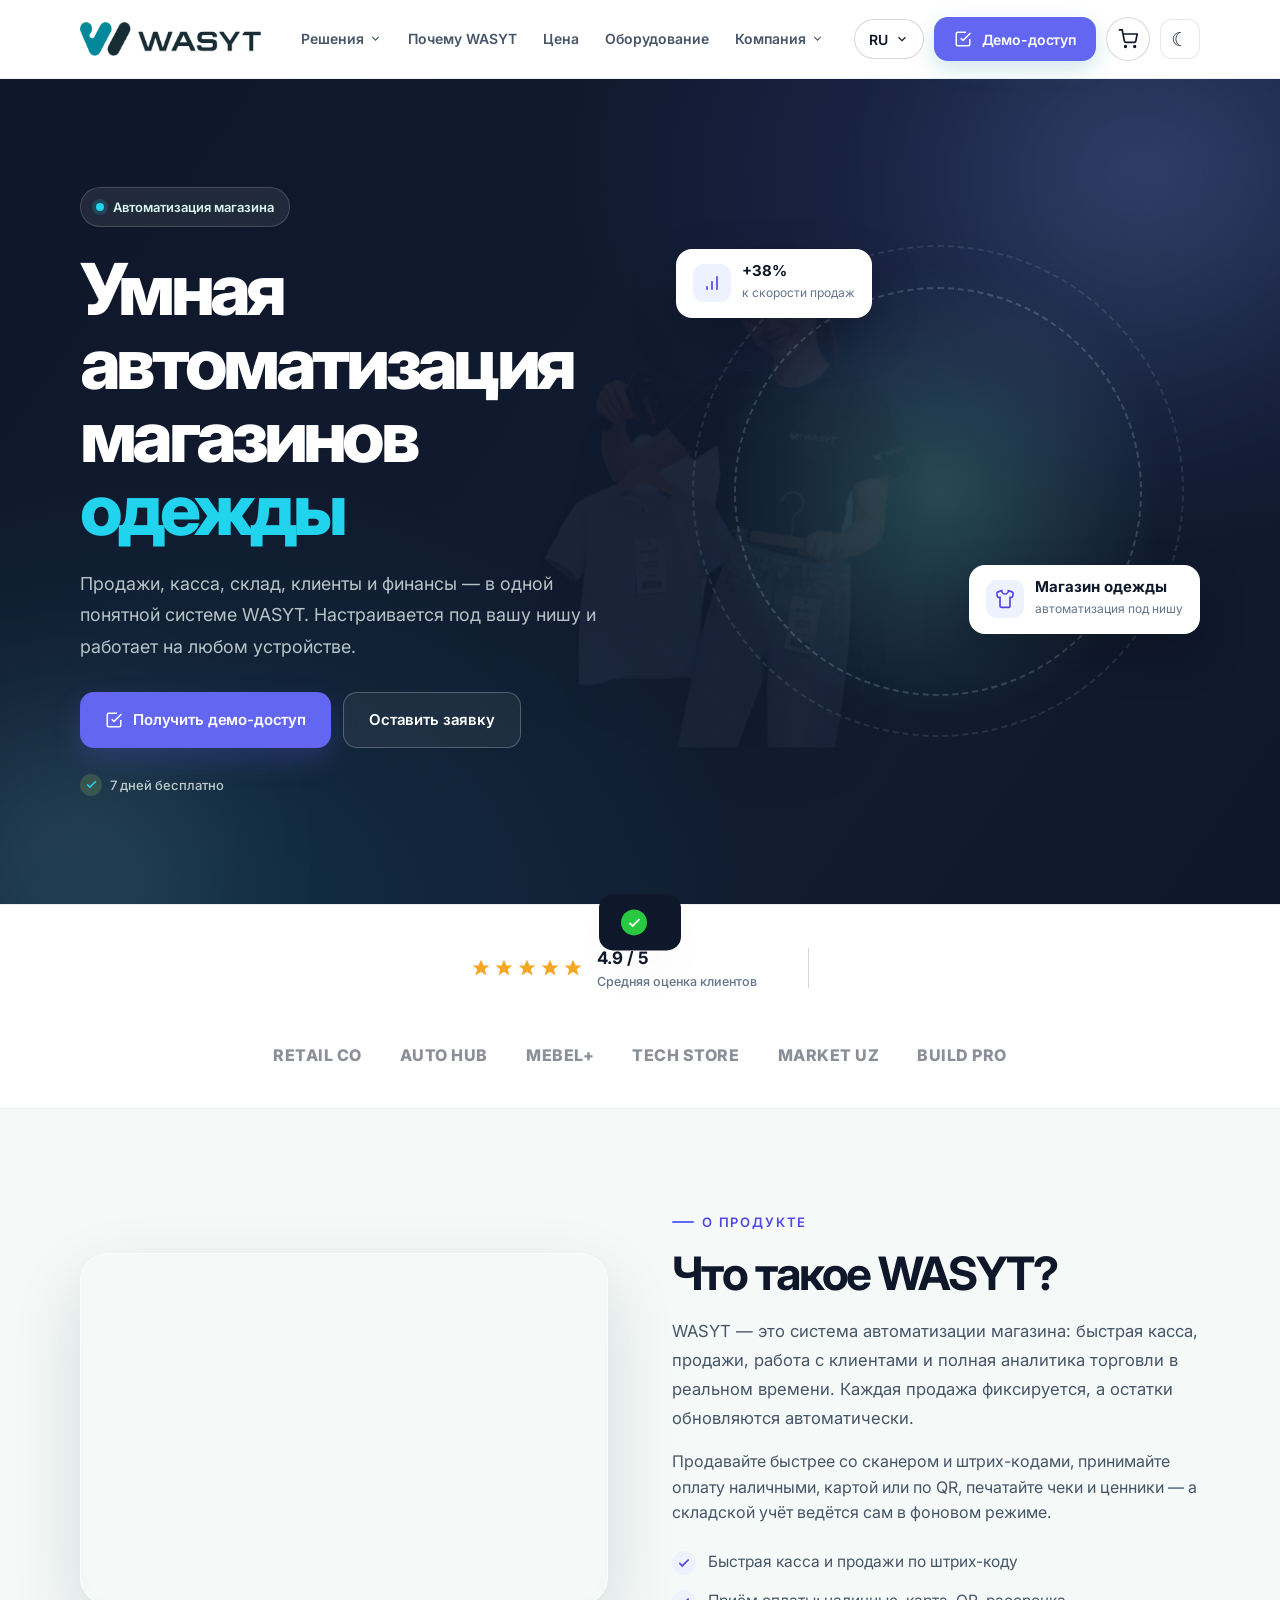
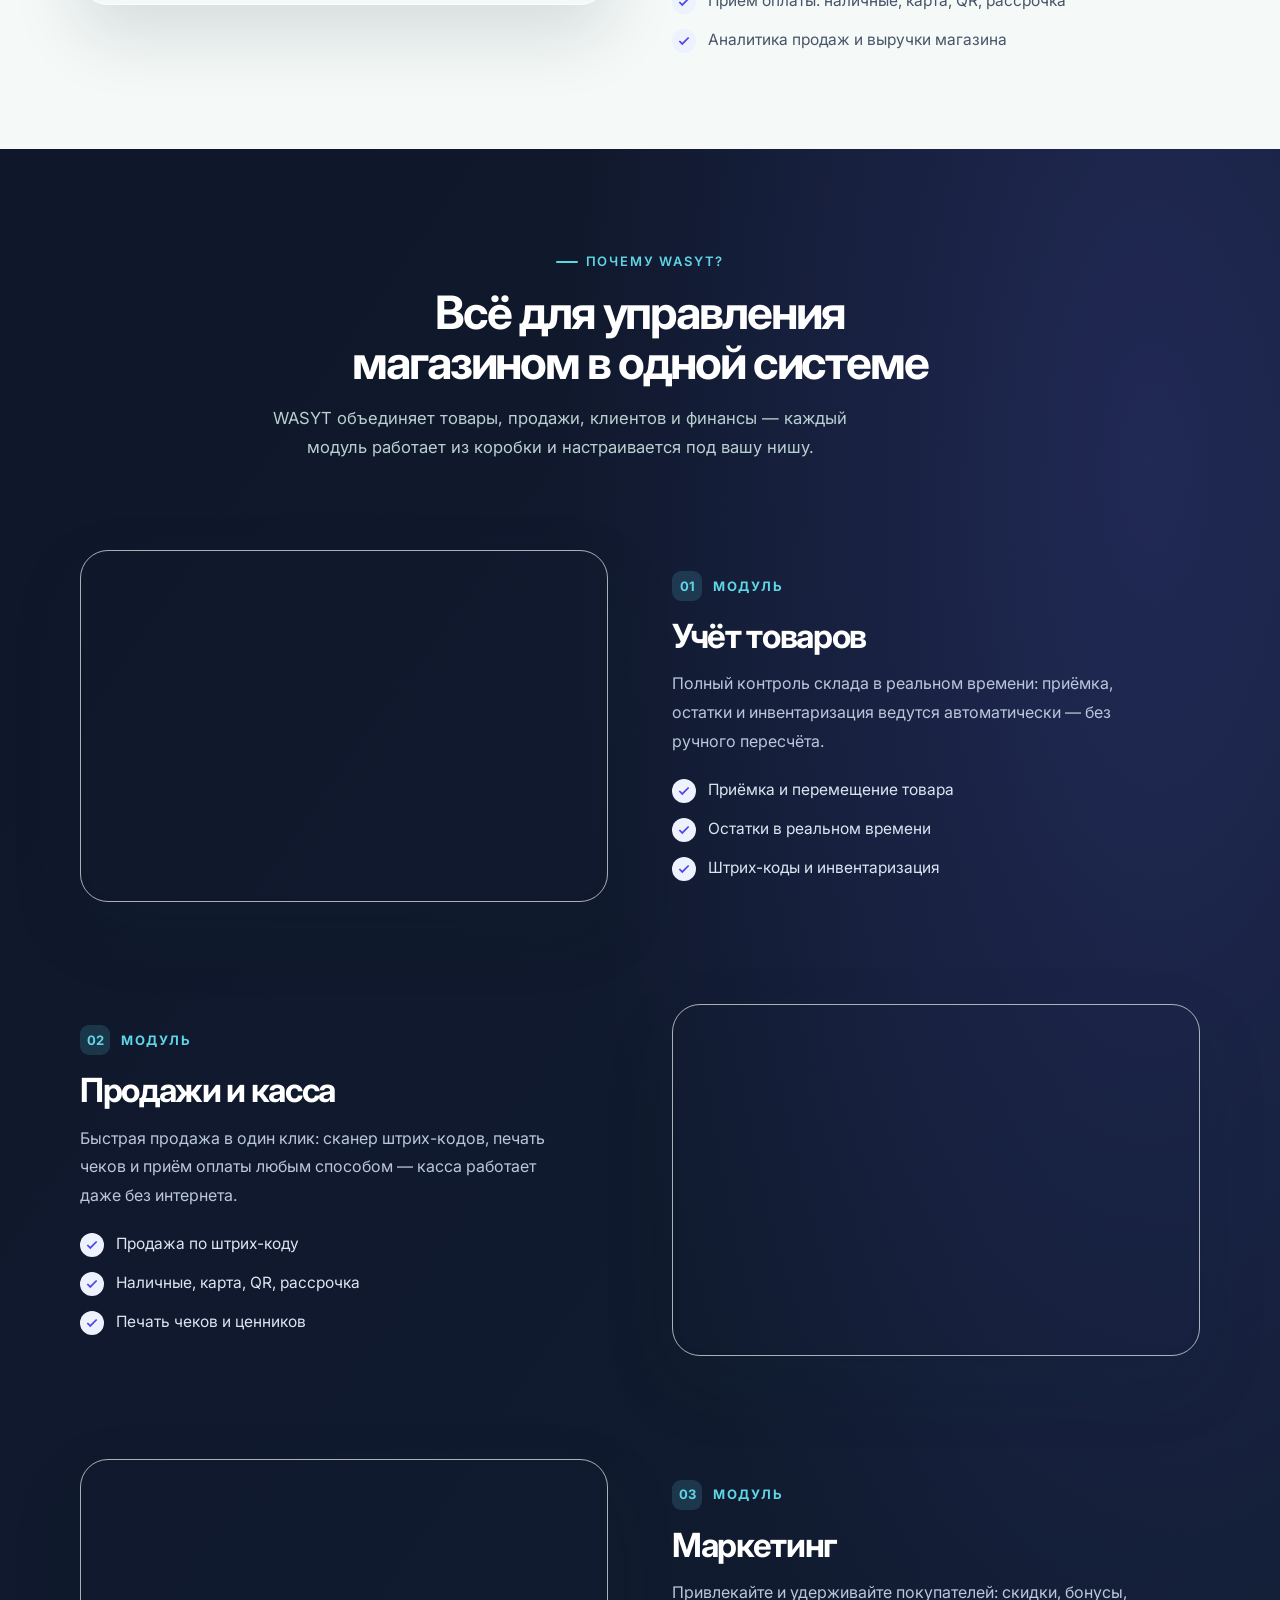
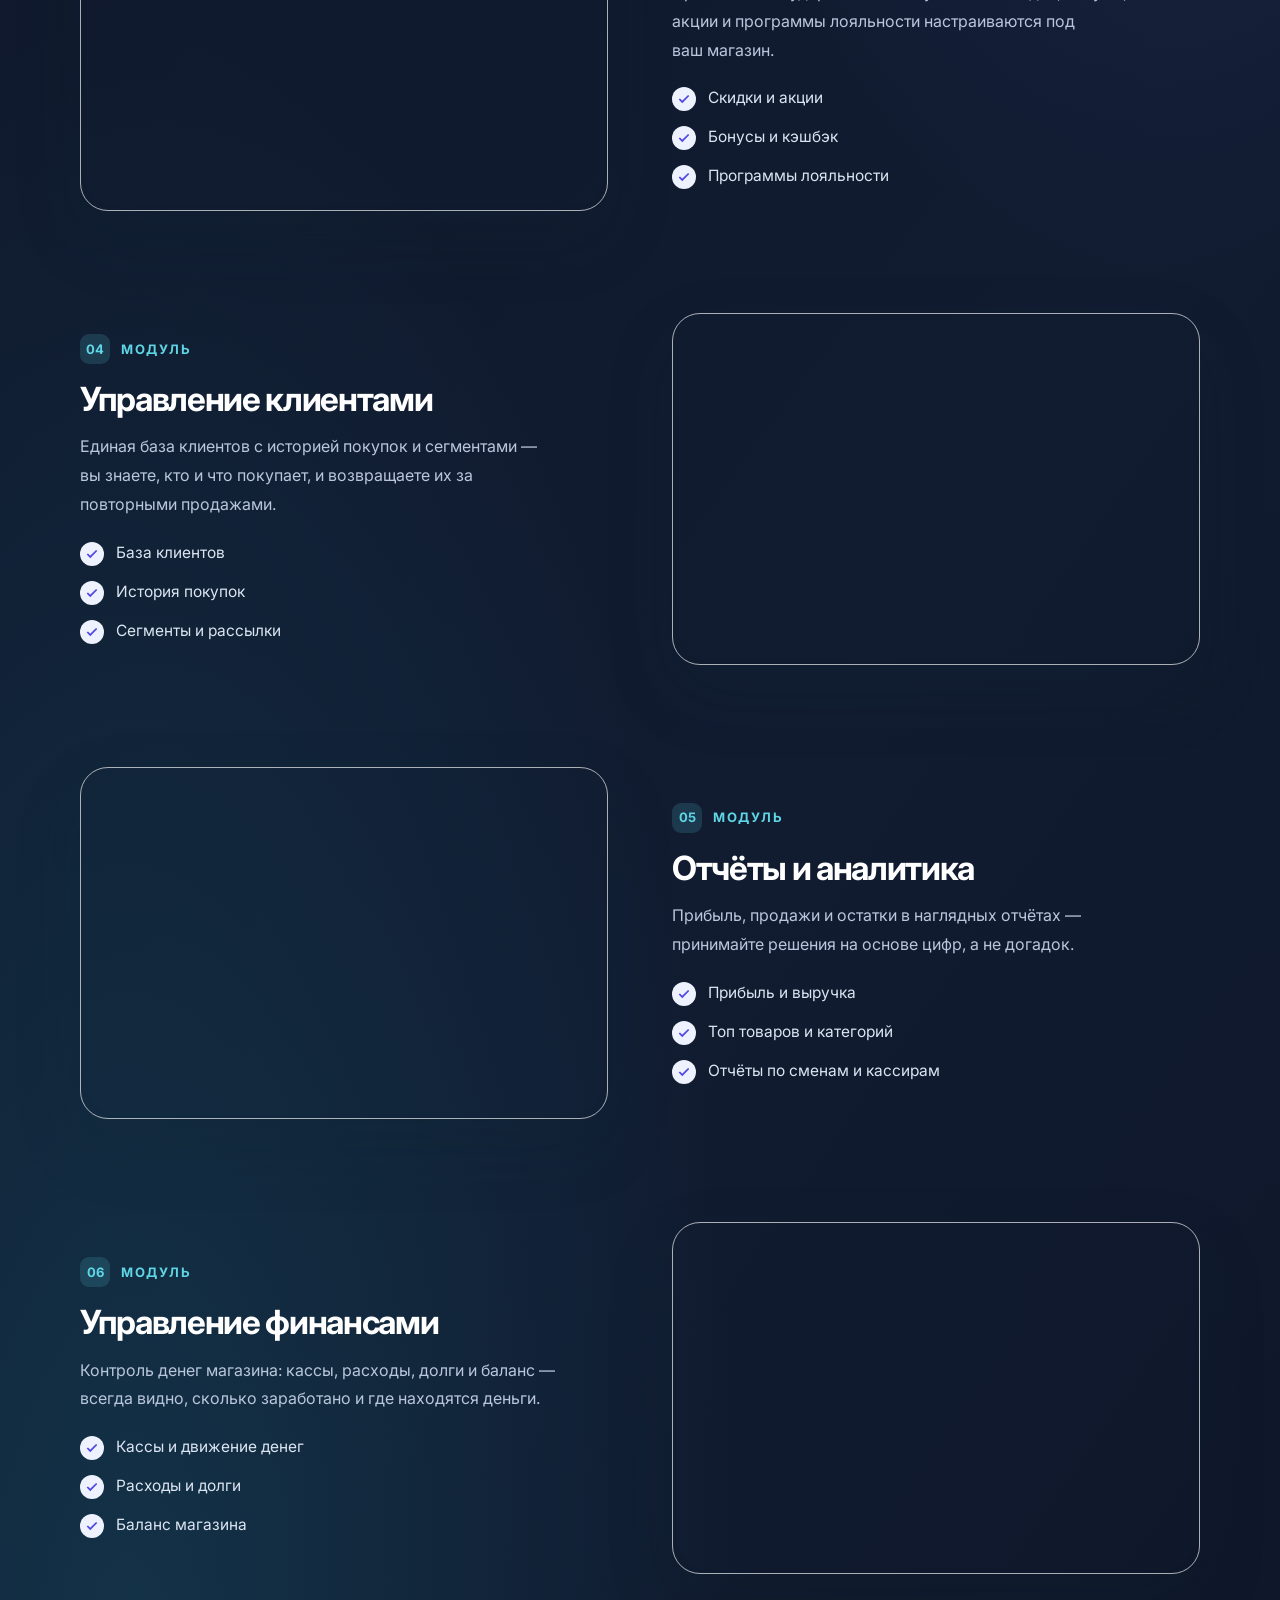
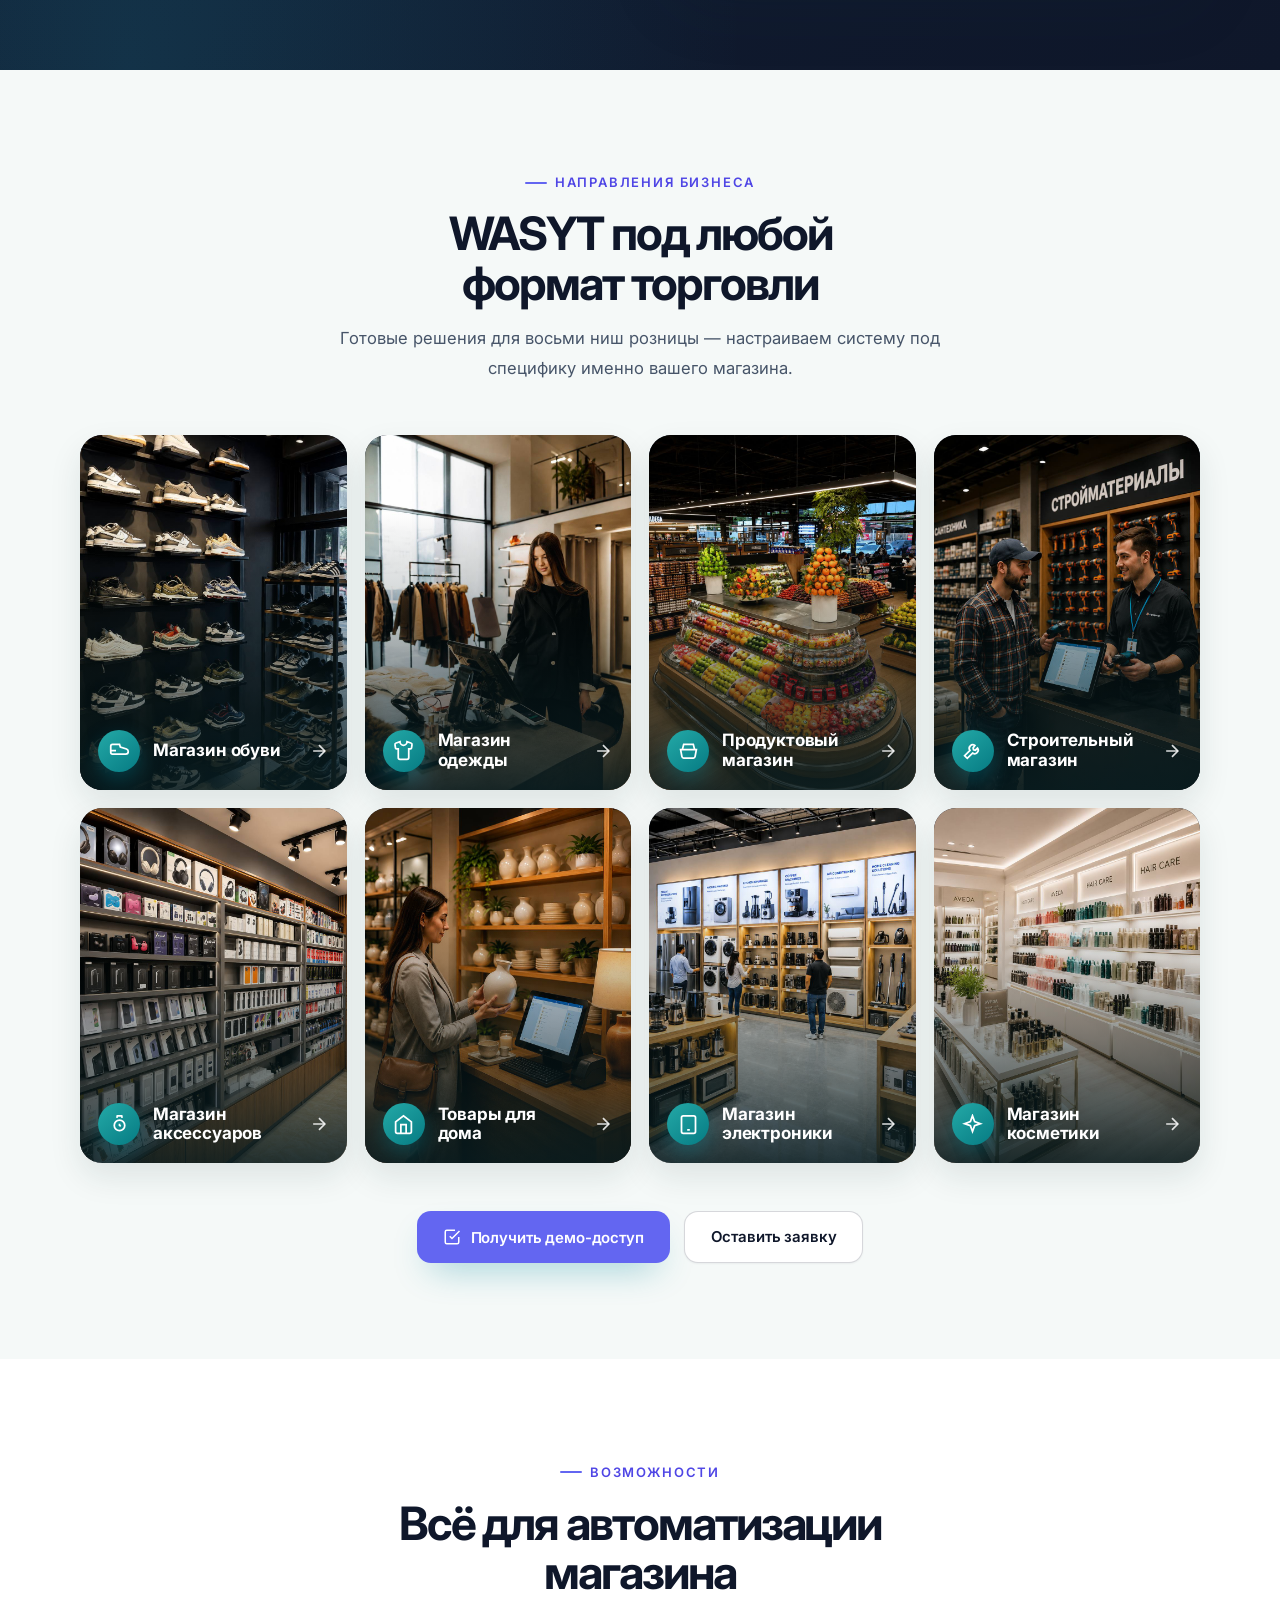
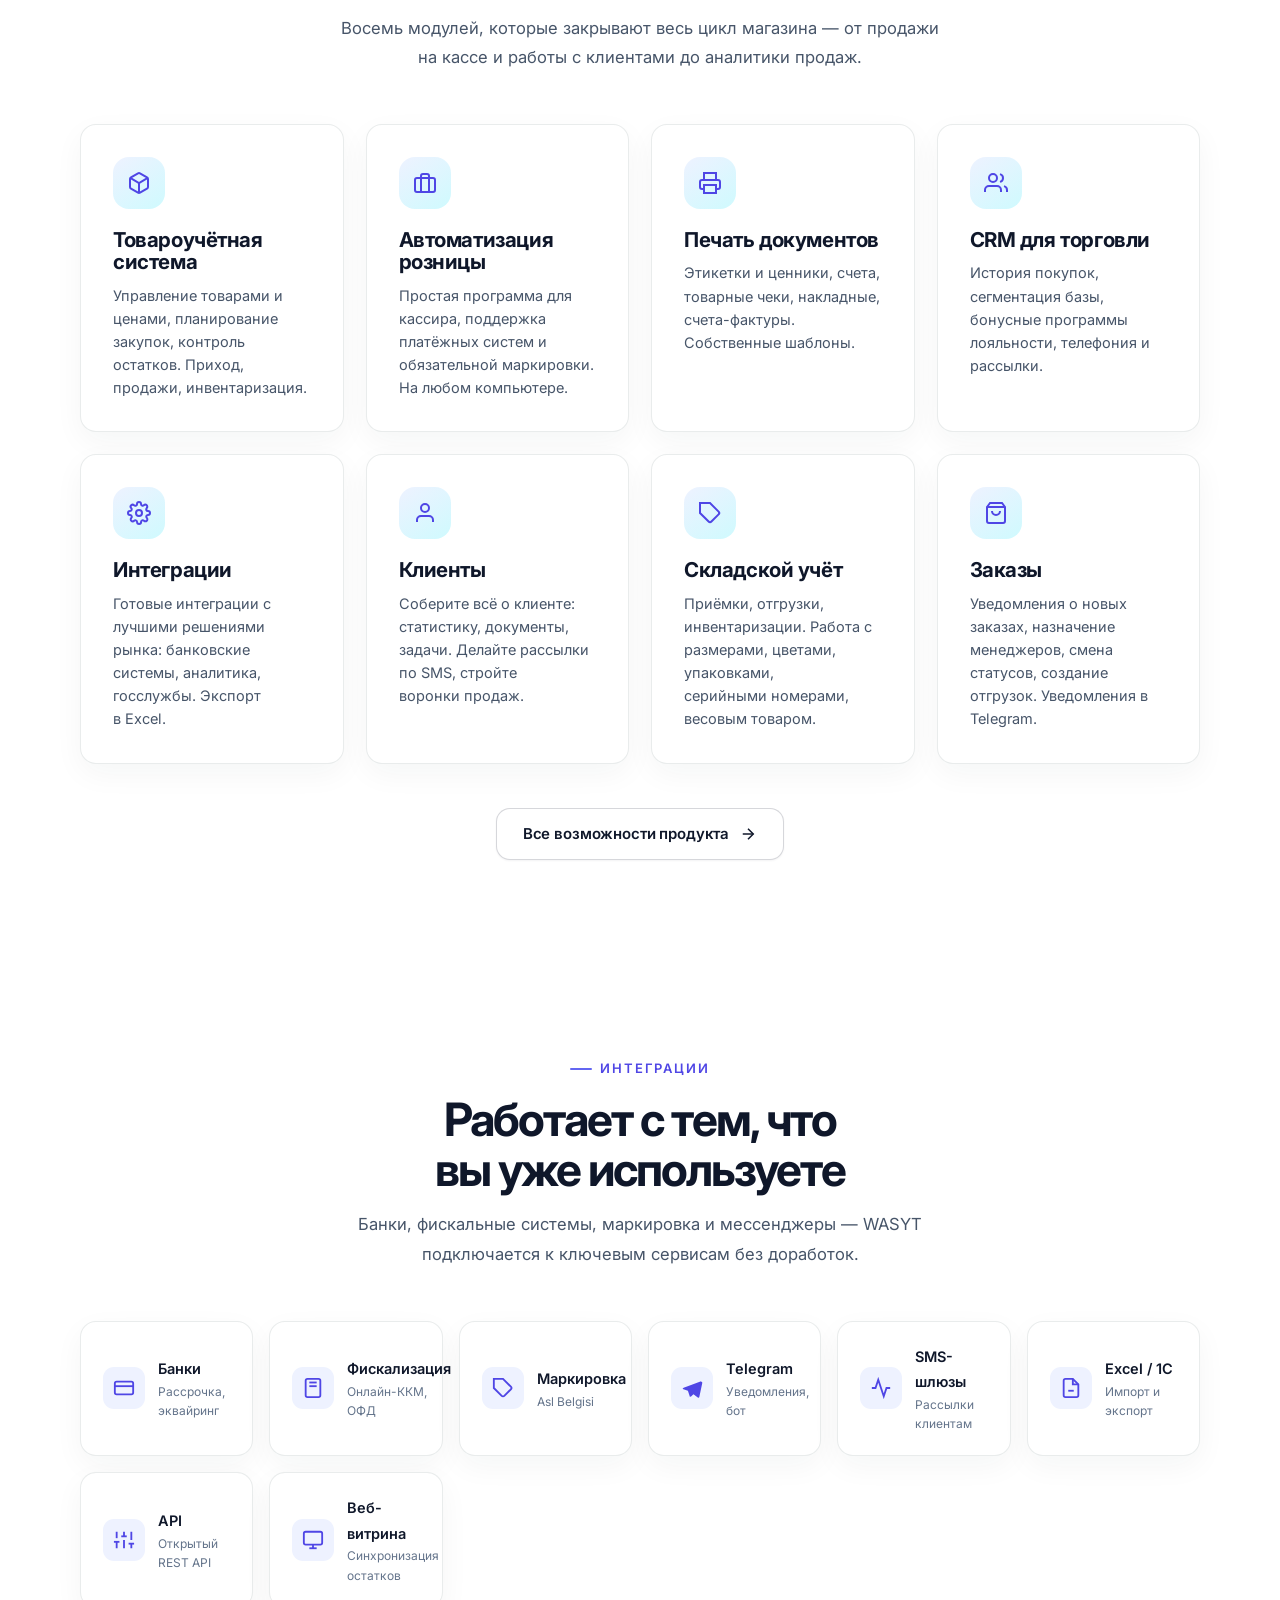
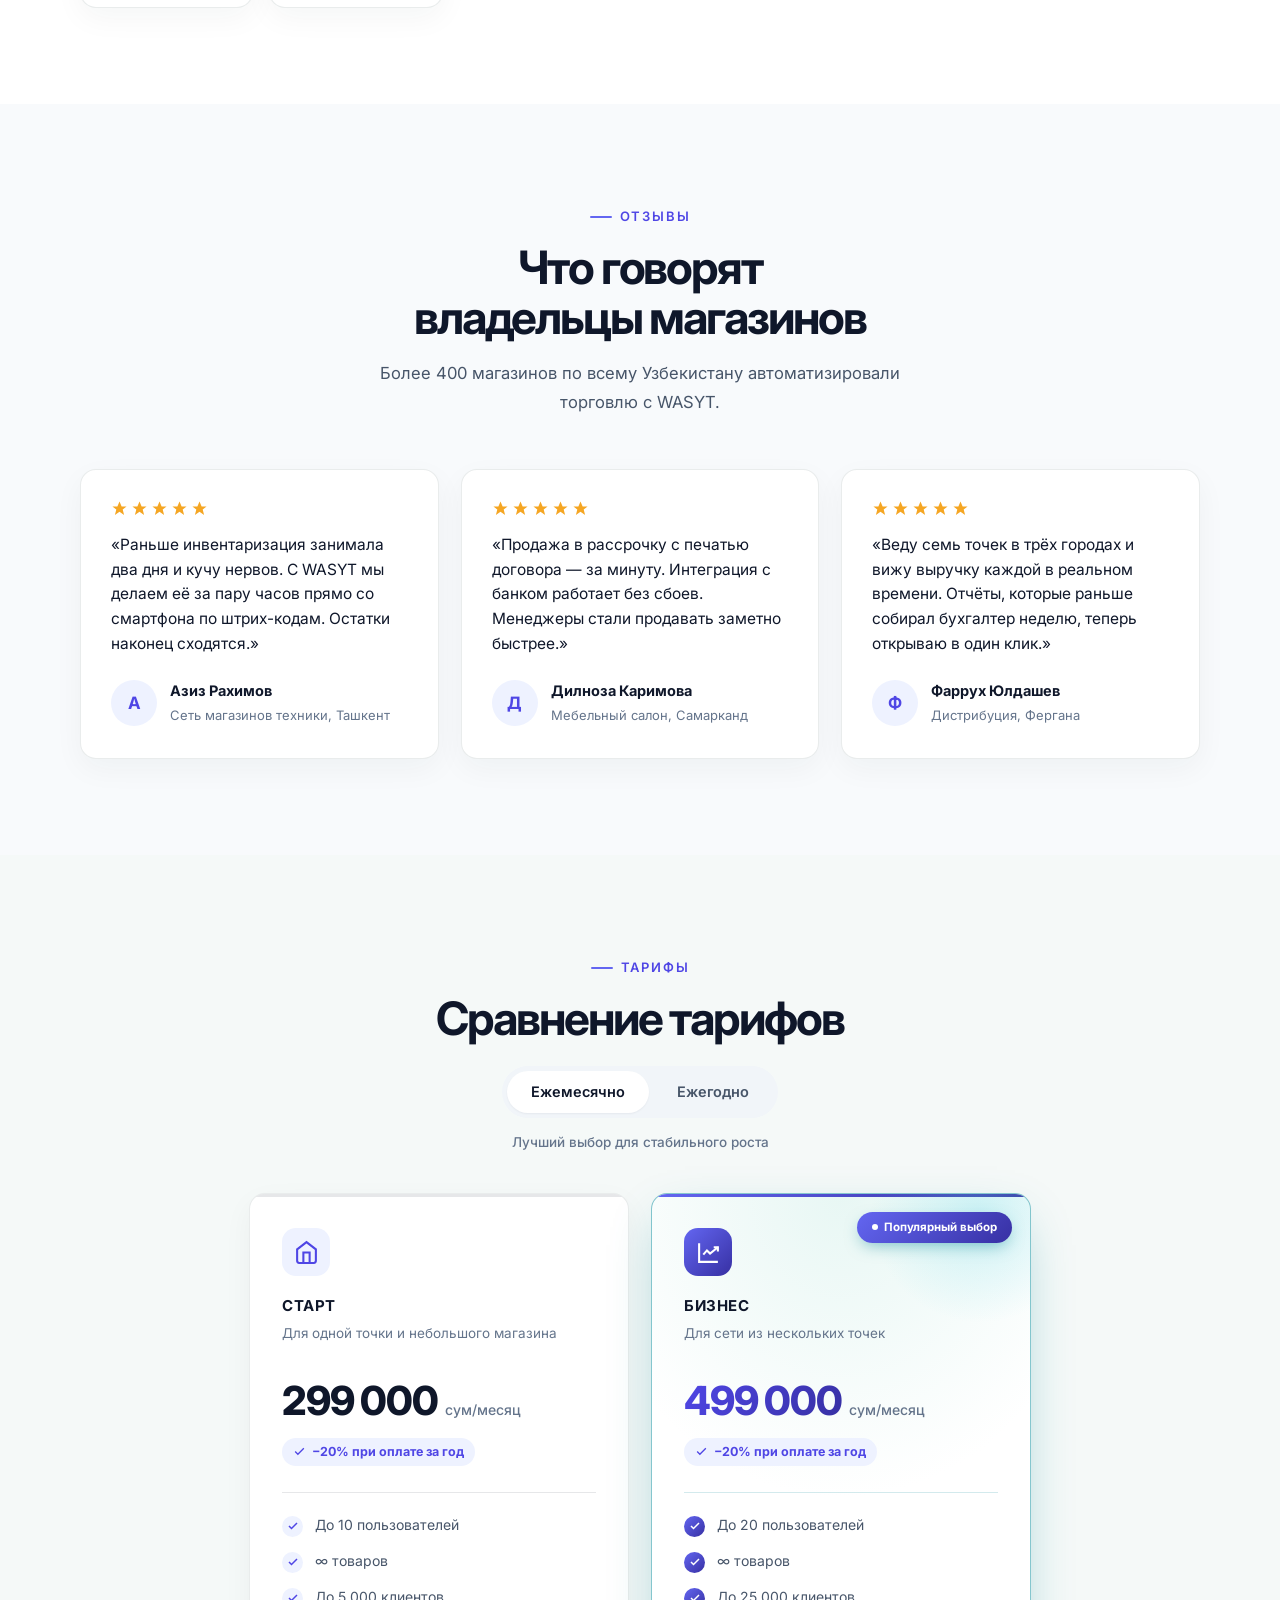
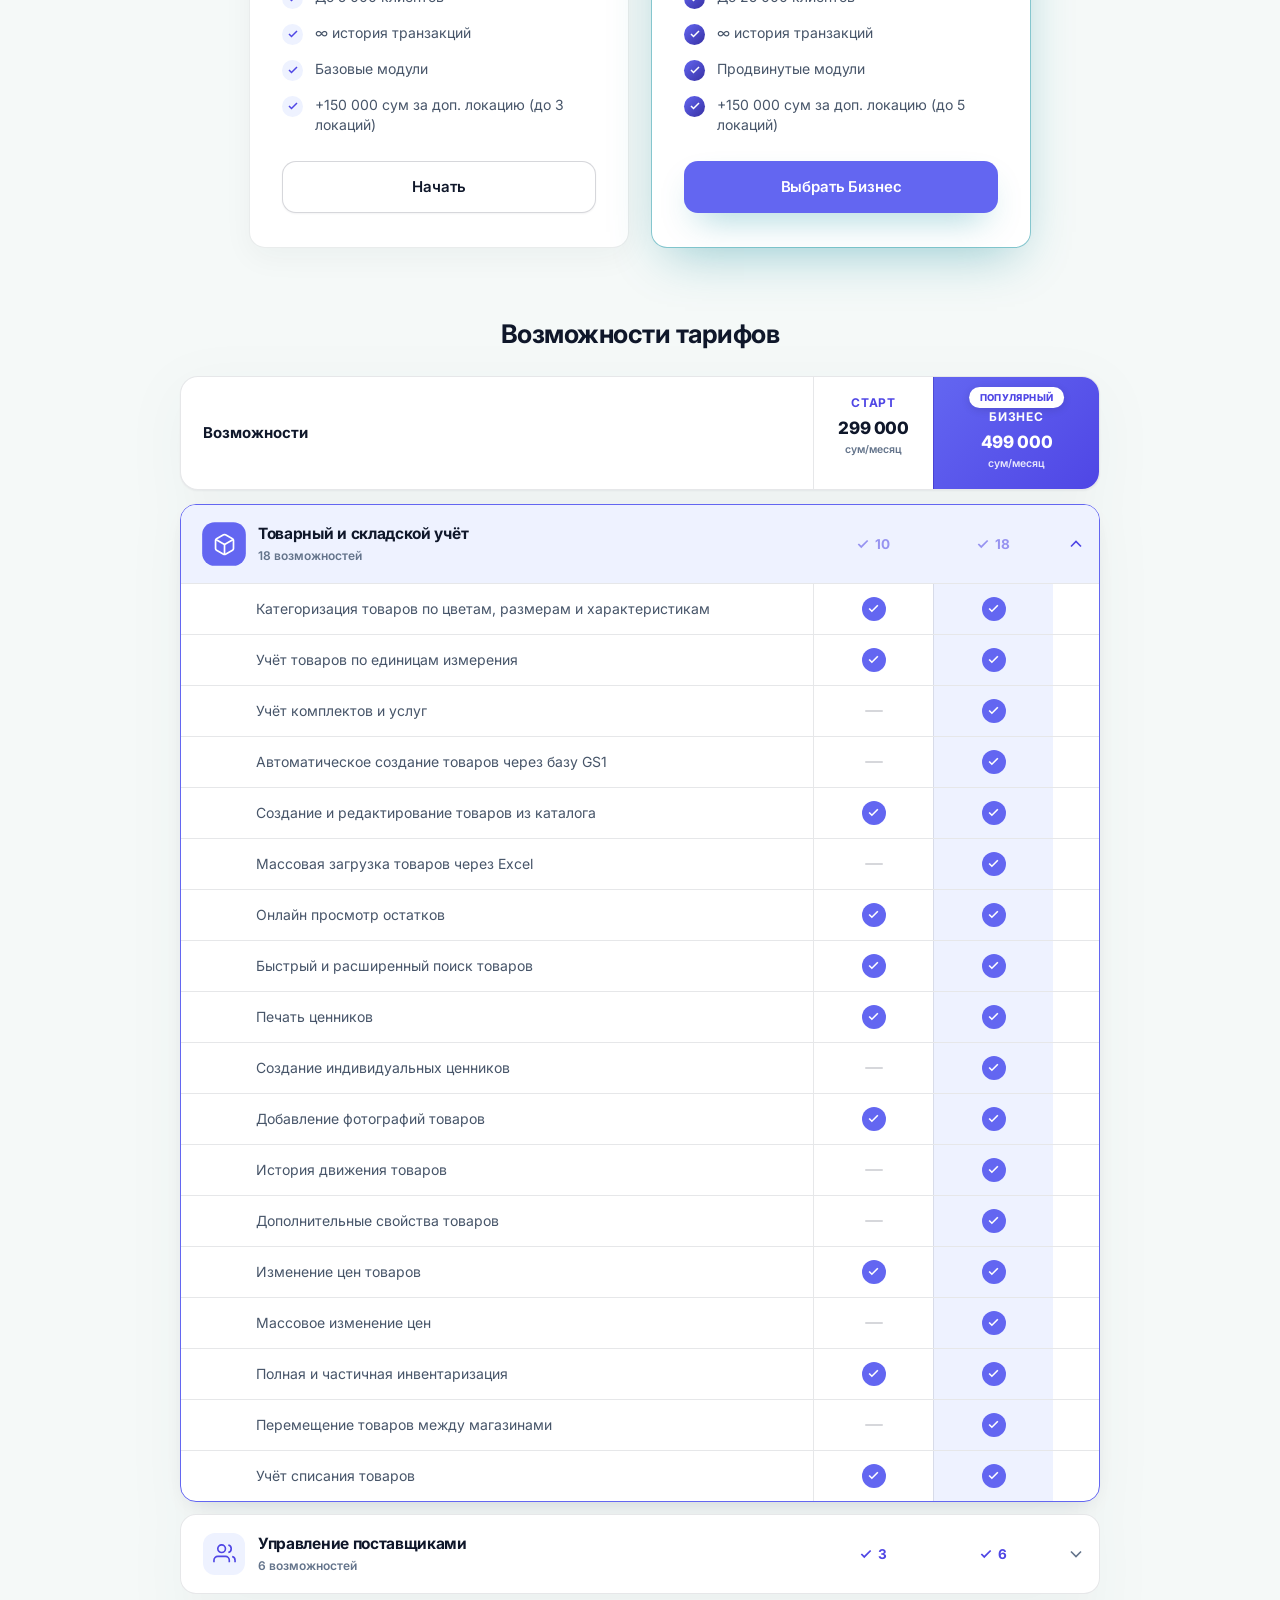
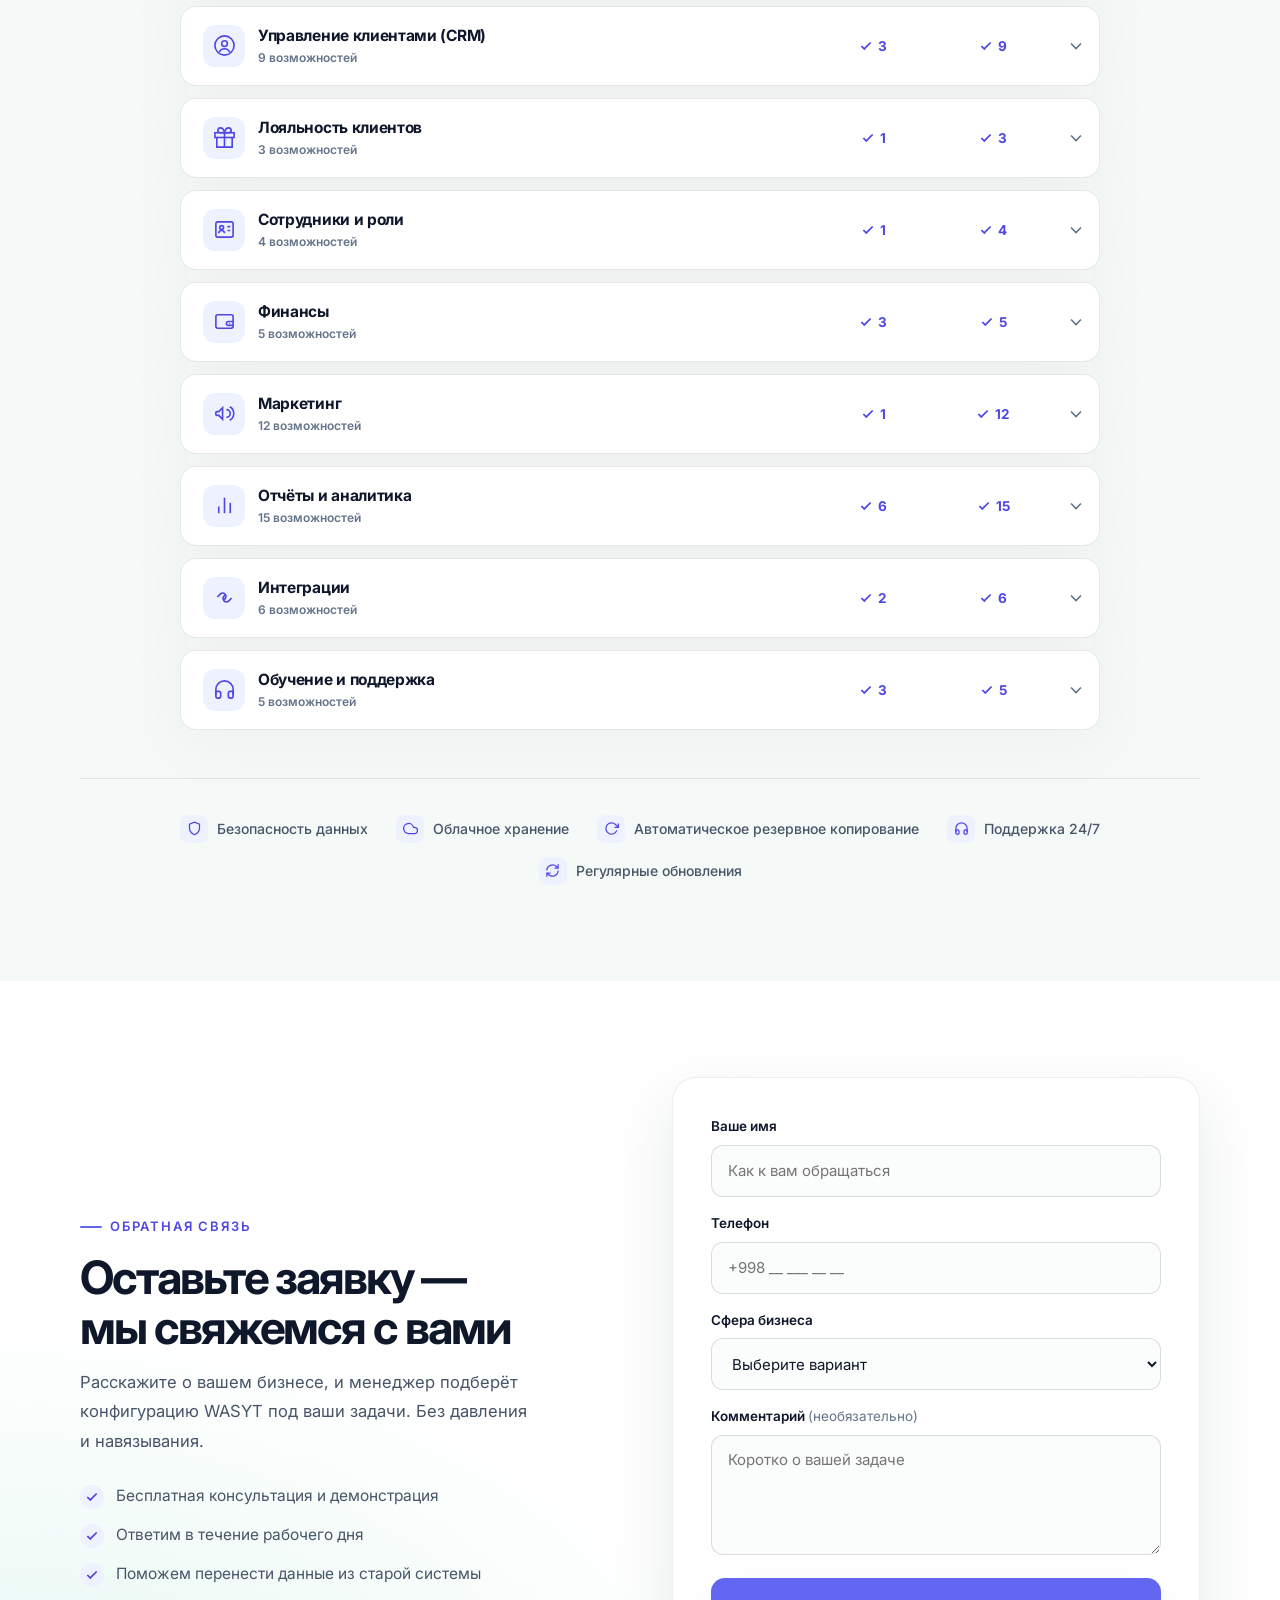
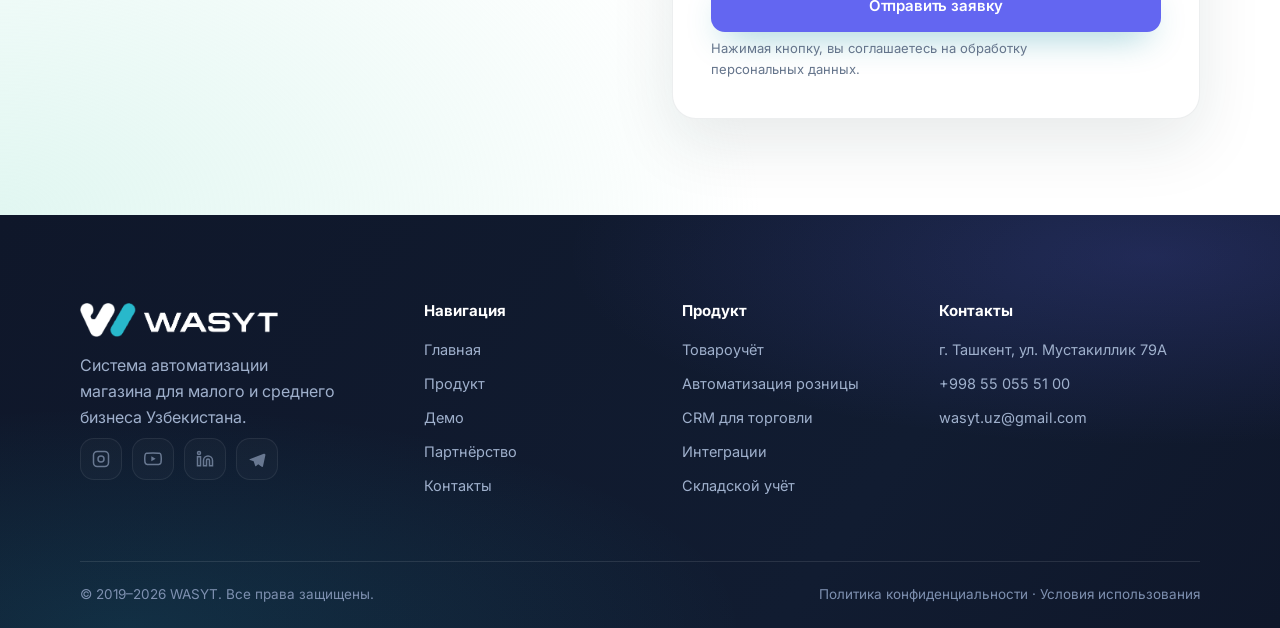
<file: index.html>
<!DOCTYPE html>
<html lang="ru">
<head>
<meta charset="UTF-8">
<meta name="viewport" content="width=device-width, initial-scale=1.0">
<script>(function(){try{var theme=localStorage.getItem('wasyt-theme');document.documentElement.setAttribute('data-theme',theme||(matchMedia('(prefers-color-scheme: dark)').matches?'dark':'light'));}catch(e){document.documentElement.setAttribute('data-theme','light');}})();</script>
<title>WASYT — Система автоматизации магазина для малого и среднего бизнеса</title>
<meta name="description" content="WASYT — система автоматизации магазина: касса, продажи, складской учёт, CRM и аналитика в одной системе. Автоматизация розничной торговли в Узбекистане.">
<link rel="stylesheet" href="assets/css/site.css">
<link rel="stylesheet" href="assets/css/premium.css">
<link rel="icon" type="image/png" sizes="32x32" href="assets/img/favicon-32.png">
<link rel="icon" type="image/png" sizes="256x256" href="assets/img/favicon.png">
<link rel="apple-touch-icon" href="assets/img/apple-touch-icon.png">
<link rel="preconnect" href="https://fonts.googleapis.com">
<link rel="preconnect" href="https://fonts.gstatic.com" crossorigin>
<link href="https://fonts.googleapis.com/css2?family=Caveat:wght@600;700&display=swap" rel="stylesheet">
<script>document.documentElement.classList.add('pre');</script>
</head>
<body>

<!-- ===== HEADER ===== -->
<header class="site-header">
  <div class="wrap nav">
    <a class="brand" href="index.html">
      <img class="logo" src="assets/img/wasyt-logo-dark.png" alt="WASYT">
    </a>
    <nav class="nav-links">
      <div class="nav-drop wide2">
        <button class="nav-drop-btn" type="button">Решения<svg class="dc" viewBox="0 0 24 24" fill="none" stroke="currentColor" stroke-width="2"><path d="M6 9l6 6 6-6"/></svg></button>
        <div class="nav-drop-menu">
          <a href="product.html"><span class="di"><svg viewBox="0 0 24 24" fill="none" stroke="currentColor" stroke-width="2"><path d="M2 7v7a2 2 0 0 0 2 2h15a3 3 0 0 0 3-3c0-1.3-.8-2.2-2-2.7L13 8l-1-3H4a2 2 0 0 0-2 2z"/><path d="M2 12h6"/></svg></span><span class="dt"><b>Магазин обуви</b></span></a>
          <a href="product.html"><span class="di"><svg viewBox="0 0 24 24" fill="none" stroke="currentColor" stroke-width="2"><path d="M20.38 3.46L16 2a4 4 0 0 1-8 0L3.62 3.46a2 2 0 0 0-1.34 2.23l.58 3.47a1 1 0 0 0 .99.84H6v10a2 2 0 0 0 2 2h8a2 2 0 0 0 2-2V10h2.15a1 1 0 0 0 .99-.84l.58-3.47a2 2 0 0 0-1.34-2.23z"/></svg></span><span class="dt"><b>Магазин одежды</b></span></a>
          <a href="product.html"><span class="di"><svg viewBox="0 0 24 24" fill="none" stroke="currentColor" stroke-width="2"><path d="M5 11l1.5-6h11L19 11"/><path d="M3 11h18l-1.5 8a2 2 0 0 1-2 1.6H6.5a2 2 0 0 1-2-1.6z"/></svg></span><span class="dt"><b>Продуктовый магазин</b></span></a>
          <a href="product.html"><span class="di"><svg viewBox="0 0 24 24" fill="none" stroke="currentColor" stroke-width="2"><path d="M14.7 6.3a4 4 0 0 0-5.6 5.6L3 18l3 3 6.1-6.1a4 4 0 0 0 5.6-5.6l-2.4 2.4-2.1-.5-.5-2.1z"/></svg></span><span class="dt"><b>Строительный магазин</b></span></a>
          <a href="product.html"><span class="di"><svg viewBox="0 0 24 24" fill="none" stroke="currentColor" stroke-width="2"><path d="M12 7a6 6 0 1 0 0 12 6 6 0 0 0 0-12z"/><path d="M12 11v2l1.5 1"/><path d="M9 4.5L9.5 2h5l.5 2.5"/></svg></span><span class="dt"><b>Магазин аксессуаров</b></span></a>
          <a href="product.html"><span class="di"><svg viewBox="0 0 24 24" fill="none" stroke="currentColor" stroke-width="2"><path d="M3 9l9-7 9 7v11a2 2 0 0 1-2 2H5a2 2 0 0 1-2-2z"/><path d="M9 22V12h6v10"/></svg></span><span class="dt"><b>Товары для дома</b></span></a>
          <a href="product.html"><span class="di"><svg viewBox="0 0 24 24" fill="none" stroke="currentColor" stroke-width="2"><path d="M6 2h12a2 2 0 0 1 2 2v16a2 2 0 0 1-2 2H6a2 2 0 0 1-2-2V4a2 2 0 0 1 2-2z"/><path d="M10.5 18h3"/></svg></span><span class="dt"><b>Магазин электроники</b></span></a>
          <a href="product.html"><span class="di"><svg viewBox="0 0 24 24" fill="none" stroke="currentColor" stroke-width="2"><path d="M12 2l2.4 6.6L21 11l-6.6 2.4L12 20l-2.4-6.6L3 11l6.6-2.4z"/></svg></span><span class="dt"><b>Магазин косметики</b></span></a>
        </div>
      </div>
      <a href="index.html#why">Почему WASYT</a>
      <a href="index.html#pricing">Цена</a>
      <a href="shop.html">Оборудование</a>
      <div class="nav-drop">
        <button class="nav-drop-btn" type="button">Компания<svg class="dc" viewBox="0 0 24 24" fill="none" stroke="currentColor" stroke-width="2"><path d="M6 9l6 6 6-6"/></svg></button>
        <div class="nav-drop-menu">
          <a href="partners.html"><span class="di"><svg viewBox="0 0 24 24" fill="none" stroke="currentColor" stroke-width="2"><path d="M17 21v-2a4 4 0 0 0-4-4H5a4 4 0 0 0-4 4v2"/><circle cx="9" cy="7" r="4"/><path d="M23 21v-2a4 4 0 0 0-3-3.87"/><path d="M16 3.13a4 4 0 0 1 0 7.75"/></svg></span><span class="dt"><b>Партнёрство</b></span></a>
          <a href="contacts.html"><span class="di"><svg viewBox="0 0 24 24" fill="none" stroke="currentColor" stroke-width="2"><path d="M22 16.92v3a2 2 0 0 1-2.18 2 19.79 19.79 0 0 1-8.63-3.07 19.5 19.5 0 0 1-6-6 19.79 19.79 0 0 1-3.07-8.67A2 2 0 0 1 4.11 2h3a2 2 0 0 1 2 1.72c.13.96.36 1.9.7 2.81a2 2 0 0 1-.45 2.11L8.09 9.91a16 16 0 0 0 6 6l1.27-1.27a2 2 0 0 1 2.11-.45c.91.34 1.85.57 2.81.7A2 2 0 0 1 22 16.92z"/></svg></span><span class="dt"><b>Контакты</b></span></a>
          <a href="demo.html"><span class="di"><svg viewBox="0 0 24 24" fill="none" stroke="currentColor" stroke-width="2"><polygon points="5 3 19 12 5 21 5 3"/></svg></span><span class="dt"><b>Демо</b></span></a>
        </div>
      </div>
    </nav>
    <div class="nav-right">
      <div class="lang">
        <button class="lang-btn"><span class="cur">RU</span><svg class="chev" viewBox="0 0 24 24" fill="none" stroke="currentColor" stroke-width="2"><path d="M6 9l6 6 6-6"/></svg></button>
        <div class="lang-menu">
          <a href="#" data-lang="ru" class="active">🇷🇺 Русский</a>
          <a href="#" data-lang="uz">🇺🇿 O'zbek</a>
          <a href="#" data-lang="en">🇬🇧 English</a>
        </div>
      </div>
      <button class="btn btn-primary btn-sm" data-open-demo>
        <svg viewBox="0 0 24 24" fill="none" stroke="currentColor" stroke-width="2"><path d="M9 11l3 3L22 4"/><path d="M21 12v7a2 2 0 0 1-2 2H5a2 2 0 0 1-2-2V5a2 2 0 0 1 2-2h11"/></svg>
        Демо-доступ
      </button>
      <button class="cart-btn" data-open-cart aria-label="Корзина"><svg viewBox="0 0 24 24" fill="none" stroke="currentColor" stroke-width="2"><circle cx="9" cy="21" r="1"/><circle cx="20" cy="21" r="1"/><path d="M1 1h4l2.68 13.39a2 2 0 0 0 2 1.61h9.72a2 2 0 0 0 2-1.61L23 6H6"/></svg><span class="badge">0</span></button>
      <button class="burger" aria-label="Меню"><span></span><span></span><span></span></button>
    </div>
  </div>
</header>

<!-- mobile menu -->
<div class="mobile-menu">
  <button class="m-close" aria-label="Закрыть" type="button"><svg viewBox="0 0 24 24" fill="none" stroke="currentColor" stroke-width="2"><path d="M6 6l12 12M18 6L6 18"/></svg></button>
  <div class="mlabel">Решения</div>
  <div class="msub">
    <a class="msub-a" href="product.html">Магазин одежды</a>
    <a class="msub-a" href="product.html">Магазин обуви</a>
    <a class="msub-a" href="product.html">Продуктовый магазин</a>
    <a class="msub-a" href="product.html">Строительный магазин</a>
    <a class="msub-a" href="product.html">Магазин косметики</a>
    <a class="msub-a" href="product.html">Магазин аксессуаров</a>
    <a class="msub-a" href="product.html">Магазин электроники</a>
    <a class="msub-a" href="product.html">Товары для дома</a>
  </div>
  <a href="index.html#why">Почему WASYT</a>
  <a href="index.html#pricing">Цена</a>
  <a href="shop.html">Оборудование</a>
  <a href="partners.html">Партнёрство</a>
  <a href="contacts.html">Контакты</a>
  <a href="demo.html">Демо</a>
  <button class="btn btn-primary" data-open-demo>Получить демо-доступ</button>
</div>

<!-- ===== HERO ===== -->
<section class="hero">
  <span class="blob a"></span><span class="blob b"></span>
  <div class="wrap hero-grid">
    <div class="hero-copy">
      <span class="hero-badge" data-reveal><span class="dot"></span>Автоматизация магазина</span>
      <h1 data-reveal data-d="1">Умная автоматизация магазинов <span class="rot-word" id="rotWord" data-no-i18n>одежды</span></h1>
      <p class="lead" data-reveal data-d="2">Продажи, касса, склад, клиенты и финансы — в одной понятной системе WASYT. Настраивается под вашу нишу и работает на любом устройстве.</p>
      <div class="hero-cta" data-reveal data-d="3">
        <button class="btn btn-primary" data-open-demo>
          <svg viewBox="0 0 24 24" fill="none" stroke="currentColor" stroke-width="2"><path d="M9 11l3 3L22 4"/><path d="M21 12v7a2 2 0 0 1-2 2H5a2 2 0 0 1-2-2V5a2 2 0 0 1 2-2h11"/></svg>
          Получить демо-доступ
        </button>
        <a href="contacts.html" class="btn btn-ghost">Оставить заявку</a>
      </div>
      <div class="hero-trust" data-reveal data-d="4" style="display:flex;align-items:center;gap:18px;margin-top:26px;flex-wrap:wrap">
        <div style="display:flex;align-items:center;gap:8px;font-size:14px;color:var(--body);font-weight:500"><span style="width:22px;height:22px;border-radius:50%;background:#1f9d5b;color:#fff;display:grid;place-items:center"><svg viewBox="0 0 24 24" fill="none" stroke="currentColor" stroke-width="3" style="width:13px;height:13px"><polyline points="20 6 9 17 4 12"/></svg></span>7 дней бесплатно</div>
      </div>
    </div>
    <div class="hero-figure" data-reveal data-d="2">
      <div class="hero-mascot hero-carousel">
        <span class="glow"></span>
        <span class="ring r2"></span>
        <span class="ring"></span>
        <div class="hero-stage" id="heroStage">
          <img class="hslide active" data-cat="clothing"    src="assets/img/hero/clothing.png"    alt="WASYT — автоматизация магазина одежды">
          <img class="hslide" data-cat="shoes"       src="assets/img/hero/shoes.png"       alt="WASYT — автоматизация магазина обуви">
          <img class="hslide" data-cat="electronics" src="assets/img/hero/electronics.png" alt="WASYT — автоматизация магазина электроники">
          <img class="hslide" data-cat="cosmetics"   src="assets/img/hero/cosmetics.png"   alt="WASYT — автоматизация магазина косметики">
          <img class="hslide" data-cat="accessories" src="assets/img/hero/accessories.png" alt="WASYT — автоматизация магазина аксессуаров">
        </div>
        <div class="chip c1">
          <span class="ic"><svg viewBox="0 0 24 24" fill="none" stroke="currentColor" stroke-width="2"><line x1="12" y1="20" x2="12" y2="10"/><line x1="18" y1="20" x2="18" y2="4"/><line x1="6" y1="20" x2="6" y2="16"/></svg></span>
          <div><b>+38%</b><span>к скорости продаж</span></div>
        </div>
        <div class="chip c2" id="catChip">
          <span class="ic" id="catIcon"><svg viewBox="0 0 24 24" fill="none" stroke="currentColor" stroke-width="2"><path d="M20.38 3.46L16 2a4 4 0 0 1-8 0L3.62 3.46a2 2 0 0 0-1.34 2.23l.58 3.47a1 1 0 0 0 .99.84H6v10a2 2 0 0 0 2 2h8a2 2 0 0 0 2-2V10h2.15a1 1 0 0 0 .99-.84l.58-3.47a2 2 0 0 0-1.34-2.23z"/></svg></span>
          <div><b id="catLabel" data-no-i18n>Магазин одежды</b><span>автоматизация под нишу</span></div>
        </div>
      </div>
    </div>
  </div>
</section>

<!-- ===== TRUST STRIP ===== -->
<section style="padding:clamp(28px,4vw,40px) 0;border-block:1px solid var(--line);background:#fff">
  <div class="wrap trust" data-reveal>
    <div class="rating">
      <div class="stars">
        <svg viewBox="0 0 24 24" fill="currentColor"><polygon points="12 2 15 9 22 9 16.5 13.5 18.5 21 12 16.5 5.5 21 7.5 13.5 2 9 9 9"/></svg>
        <svg viewBox="0 0 24 24" fill="currentColor"><polygon points="12 2 15 9 22 9 16.5 13.5 18.5 21 12 16.5 5.5 21 7.5 13.5 2 9 9 9"/></svg>
        <svg viewBox="0 0 24 24" fill="currentColor"><polygon points="12 2 15 9 22 9 16.5 13.5 18.5 21 12 16.5 5.5 21 7.5 13.5 2 9 9 9"/></svg>
        <svg viewBox="0 0 24 24" fill="currentColor"><polygon points="12 2 15 9 22 9 16.5 13.5 18.5 21 12 16.5 5.5 21 7.5 13.5 2 9 9 9"/></svg>
        <svg viewBox="0 0 24 24" fill="currentColor"><polygon points="12 2 15 9 22 9 16.5 13.5 18.5 21 12 16.5 5.5 21 7.5 13.5 2 9 9 9"/></svg>
      </div>
      <div class="rt">4.9 / 5<small>Средняя оценка клиентов</small></div>
    </div>
    <div class="trust-divider"></div>
    <div class="trust-logos">
      <span>RETAIL&nbsp;CO</span><span>AUTO&nbsp;HUB</span><span>MEBEL+</span><span>TECH&nbsp;STORE</span><span>MARKET&nbsp;UZ</span><span>BUILD&nbsp;PRO</span>
    </div>
  </div>
</section>

<!-- ===== WHAT IS WASYT ===== -->
<section class="section" id="why" style="background:var(--surface)">
  <div class="wrap split">
    <div class="split-media" data-reveal>
      <div class="scene-frame">
        <video class="scene-video" src="assets/video/wasyt-scene-new.mp4" autoplay muted loop playsinline preload="auto" aria-label="WASYT — анимация"></video>
      </div>
    </div>
    <div data-reveal data-d="1">
      <span class="eyebrow">О продукте</span>
      <h2 style="margin:16px 0 18px">Что такое WASYT?</h2>
      <p class="lead" style="margin-bottom:16px">WASYT — это система автоматизации магазина: быстрая касса, продажи, работа с клиентами и полная аналитика торговли в реальном времени. Каждая продажа фиксируется, а остатки обновляются автоматически.</p>
      <p style="margin-bottom:24px">Продавайте быстрее со сканером и штрих-кодами, принимайте оплату наличными, картой или по QR, печатайте чеки и ценники — а складской учёт ведётся сам в фоновом режиме.</p>
      <ul class="checks">
        <li><span class="tick"><svg viewBox="0 0 24 24" fill="none" stroke="currentColor" stroke-width="3"><polyline points="20 6 9 17 4 12"/></svg></span>Быстрая касса и продажи по штрих-коду</li>
        <li><span class="tick"><svg viewBox="0 0 24 24" fill="none" stroke="currentColor" stroke-width="3"><polyline points="20 6 9 17 4 12"/></svg></span>Приём оплаты: наличные, карта, QR, рассрочка</li>
        <li><span class="tick"><svg viewBox="0 0 24 24" fill="none" stroke="currentColor" stroke-width="3"><polyline points="20 6 9 17 4 12"/></svg></span>Аналитика продаж и выручки магазина</li>
      </ul>
    </div>
  </div>
</section>

<!-- ===== FOR WHOM (dark band) ===== -->
<section class="section band-dark">
  <span class="blob a" style="opacity:.18"></span>
  <div class="wrap">
    <div class="feat-head" data-reveal>
      <span class="eyebrow">Почему WASYT?</span>
      <h2 style="margin:16px 0 16px">Всё для управления магазином в одной системе</h2>
      <p class="lead">WASYT объединяет товары, продажи, клиентов и финансы — каждый модуль работает из коробки и настраивается под вашу нишу.</p>
    </div>
  </div>

  <!-- 01 Учёт товаров -->
  <div class="wrap split feat-row">
    <div class="split-media" data-reveal>
      <div class="scene-frame feat-vid">
        <video src="assets/video/uchet.mp4" autoplay loop muted playsinline preload="metadata"></video>
      </div>
    </div>
    <div data-reveal data-d="1">
      <span class="feat-eyebrow"><i>01</i>Модуль</span>
      <h3 class="feat-title">Учёт товаров</h3>
      <p class="feat-desc">Полный контроль склада в реальном времени: приёмка, остатки и инвентаризация ведутся автоматически — без ручного пересчёта.</p>
      <ul class="checks dark">
        <li><span class="tick"><svg viewBox="0 0 24 24" fill="none" stroke="currentColor" stroke-width="3"><polyline points="20 6 9 17 4 12"/></svg></span>Приёмка и перемещение товара</li>
        <li><span class="tick"><svg viewBox="0 0 24 24" fill="none" stroke="currentColor" stroke-width="3"><polyline points="20 6 9 17 4 12"/></svg></span>Остатки в реальном времени</li>
        <li><span class="tick"><svg viewBox="0 0 24 24" fill="none" stroke="currentColor" stroke-width="3"><polyline points="20 6 9 17 4 12"/></svg></span>Штрих-коды и инвентаризация</li>
      </ul>
    </div>
  </div>

  <!-- 02 Продажи и касса -->
  <div class="wrap split rev feat-row">
    <div class="split-media" data-reveal>
      <div class="scene-frame feat-vid">
        <video src="assets/video/prodazhi-kassa.mp4" autoplay loop muted playsinline preload="metadata"></video>
      </div>
    </div>
    <div>
      <span class="feat-eyebrow"><i>02</i>Модуль</span>
      <h3 class="feat-title">Продажи и касса</h3>
      <p class="feat-desc">Быстрая продажа в один клик: сканер штрих-кодов, печать чеков и приём оплаты любым способом — касса работает даже без интернета.</p>
      <ul class="checks dark">
        <li><span class="tick"><svg viewBox="0 0 24 24" fill="none" stroke="currentColor" stroke-width="3"><polyline points="20 6 9 17 4 12"/></svg></span>Продажа по штрих-коду</li>
        <li><span class="tick"><svg viewBox="0 0 24 24" fill="none" stroke="currentColor" stroke-width="3"><polyline points="20 6 9 17 4 12"/></svg></span>Наличные, карта, QR, рассрочка</li>
        <li><span class="tick"><svg viewBox="0 0 24 24" fill="none" stroke="currentColor" stroke-width="3"><polyline points="20 6 9 17 4 12"/></svg></span>Печать чеков и ценников</li>
      </ul>
    </div>
  </div>

  <!-- 03 Маркетинг -->
  <div class="wrap split feat-row">
    <div class="split-media" data-reveal>
      <div class="scene-frame feat-vid">
        <video src="assets/video/marketing.mp4" autoplay loop muted playsinline preload="metadata"></video>
      </div>
    </div>
    <div data-reveal data-d="1">
      <span class="feat-eyebrow"><i>03</i>Модуль</span>
      <h3 class="feat-title">Маркетинг</h3>
      <p class="feat-desc">Привлекайте и удерживайте покупателей: скидки, бонусы, акции и программы лояльности настраиваются под ваш магазин.</p>
      <ul class="checks dark">
        <li><span class="tick"><svg viewBox="0 0 24 24" fill="none" stroke="currentColor" stroke-width="3"><polyline points="20 6 9 17 4 12"/></svg></span>Скидки и акции</li>
        <li><span class="tick"><svg viewBox="0 0 24 24" fill="none" stroke="currentColor" stroke-width="3"><polyline points="20 6 9 17 4 12"/></svg></span>Бонусы и кэшбэк</li>
        <li><span class="tick"><svg viewBox="0 0 24 24" fill="none" stroke="currentColor" stroke-width="3"><polyline points="20 6 9 17 4 12"/></svg></span>Программы лояльности</li>
      </ul>
    </div>
  </div>

  <!-- 04 Управление клиентами -->
  <div class="wrap split rev feat-row">
    <div class="split-media" data-reveal>
      <div class="scene-frame feat-vid">
        <video src="assets/video/crm.mp4" autoplay loop muted playsinline preload="metadata"></video>
      </div>
    </div>
    <div data-reveal data-d="1">
      <span class="feat-eyebrow"><i>04</i>Модуль</span>
      <h3 class="feat-title">Управление клиентами</h3>
      <p class="feat-desc">Единая база клиентов с историей покупок и сегментами — вы знаете, кто и что покупает, и возвращаете их за повторными продажами.</p>
      <ul class="checks dark">
        <li><span class="tick"><svg viewBox="0 0 24 24" fill="none" stroke="currentColor" stroke-width="3"><polyline points="20 6 9 17 4 12"/></svg></span>База клиентов</li>
        <li><span class="tick"><svg viewBox="0 0 24 24" fill="none" stroke="currentColor" stroke-width="3"><polyline points="20 6 9 17 4 12"/></svg></span>История покупок</li>
        <li><span class="tick"><svg viewBox="0 0 24 24" fill="none" stroke="currentColor" stroke-width="3"><polyline points="20 6 9 17 4 12"/></svg></span>Сегменты и рассылки</li>
      </ul>
    </div>
  </div>

  <!-- 05 Отчёты и аналитика -->
  <div class="wrap split feat-row">
    <div class="split-media" data-reveal>
      <div class="scene-frame feat-vid">
        <video src="assets/video/otchet.mp4" autoplay loop muted playsinline preload="metadata"></video>
      </div>
    </div>
    <div data-reveal data-d="1">
      <span class="feat-eyebrow"><i>05</i>Модуль</span>
      <h3 class="feat-title">Отчёты и аналитика</h3>
      <p class="feat-desc">Прибыль, продажи и остатки в наглядных отчётах — принимайте решения на основе цифр, а не догадок.</p>
      <ul class="checks dark">
        <li><span class="tick"><svg viewBox="0 0 24 24" fill="none" stroke="currentColor" stroke-width="3"><polyline points="20 6 9 17 4 12"/></svg></span>Прибыль и выручка</li>
        <li><span class="tick"><svg viewBox="0 0 24 24" fill="none" stroke="currentColor" stroke-width="3"><polyline points="20 6 9 17 4 12"/></svg></span>Топ товаров и категорий</li>
        <li><span class="tick"><svg viewBox="0 0 24 24" fill="none" stroke="currentColor" stroke-width="3"><polyline points="20 6 9 17 4 12"/></svg></span>Отчёты по сменам и кассирам</li>
      </ul>
    </div>
  </div>

  <!-- 06 Управление финансами -->
  <div class="wrap split rev feat-row">
    <div class="split-media" data-reveal>
      <div class="scene-frame feat-vid">
        <video src="assets/video/finance.mp4" autoplay loop muted playsinline preload="metadata"></video>
      </div>
    </div>
    <div data-reveal data-d="1">
      <span class="feat-eyebrow"><i>06</i>Модуль</span>
      <h3 class="feat-title">Управление финансами</h3>
      <p class="feat-desc">Контроль денег магазина: кассы, расходы, долги и баланс — всегда видно, сколько заработано и где находятся деньги.</p>
      <ul class="checks dark">
        <li><span class="tick"><svg viewBox="0 0 24 24" fill="none" stroke="currentColor" stroke-width="3"><polyline points="20 6 9 17 4 12"/></svg></span>Кассы и движение денег</li>
        <li><span class="tick"><svg viewBox="0 0 24 24" fill="none" stroke="currentColor" stroke-width="3"><polyline points="20 6 9 17 4 12"/></svg></span>Расходы и долги</li>
        <li><span class="tick"><svg viewBox="0 0 24 24" fill="none" stroke="currentColor" stroke-width="3"><polyline points="20 6 9 17 4 12"/></svg></span>Баланс магазина</li>
      </ul>
    </div>
  </div>
</section>

<!-- ===== НАПРАВЛЕНИЯ БИЗНЕСА ===== -->
<section class="section" id="directions">
  <div class="wrap">
    <div class="center" style="max-width:680px;margin:0 auto 52px" data-reveal>
      <span class="eyebrow">Направления бизнеса</span>
      <h2 style="margin:16px 0 16px">WASYT под любой формат торговли</h2>
      <p class="lead">Готовые решения для восьми ниш розницы — настраиваем систему под специфику именно вашего магазина.</p>
    </div>
    <div class="dirsec">
      <a class="dircard" href="product.html" data-reveal><img src="assets/img/directions/shoes.jpg" alt="WASYT — автоматизация магазина обуви"><span class="veil"></span><span class="bar"><span class="ic"><svg viewBox="0 0 24 24" fill="none" stroke="currentColor" stroke-width="2"><path d="M2 7v7a2 2 0 0 0 2 2h15a3 3 0 0 0 3-3c0-1.3-.8-2.2-2-2.7L13 8l-1-3H4a2 2 0 0 0-2 2z"/><path d="M2 12h6"/></svg></span><b>Магазин обуви</b><svg class="ar" viewBox="0 0 24 24" fill="none" stroke="currentColor" stroke-width="2"><line x1="5" y1="12" x2="19" y2="12"/><polyline points="12 5 19 12 12 19"/></svg></span></a>
      <a class="dircard" href="product.html" data-reveal data-d="1"><img src="assets/img/directions/clothing.jpg" alt="WASYT — автоматизация магазина одежды"><span class="veil"></span><span class="bar"><span class="ic"><svg viewBox="0 0 24 24" fill="none" stroke="currentColor" stroke-width="2"><path d="M20.38 3.46L16 2a4 4 0 0 1-8 0L3.62 3.46a2 2 0 0 0-1.34 2.23l.58 3.47a1 1 0 0 0 .99.84H6v10a2 2 0 0 0 2 2h8a2 2 0 0 0 2-2V10h2.15a1 1 0 0 0 .99-.84l.58-3.47a2 2 0 0 0-1.34-2.23z"/></svg></span><b>Магазин одежды</b><svg class="ar" viewBox="0 0 24 24" fill="none" stroke="currentColor" stroke-width="2"><line x1="5" y1="12" x2="19" y2="12"/><polyline points="12 5 19 12 12 19"/></svg></span></a>
      <a class="dircard" href="product.html" data-reveal data-d="2"><img src="assets/img/directions/grocery.jpg" alt="WASYT — автоматизация продуктового магазина"><span class="veil"></span><span class="bar"><span class="ic"><svg viewBox="0 0 24 24" fill="none" stroke="currentColor" stroke-width="2"><path d="M5 11l1.5-6h11L19 11"/><path d="M3 11h18l-1.5 8a2 2 0 0 1-2 1.6H6.5a2 2 0 0 1-2-1.6z"/></svg></span><b>Продуктовый магазин</b><svg class="ar" viewBox="0 0 24 24" fill="none" stroke="currentColor" stroke-width="2"><line x1="5" y1="12" x2="19" y2="12"/><polyline points="12 5 19 12 12 19"/></svg></span></a>
      <a class="dircard" href="product.html" data-reveal data-d="3"><img src="assets/img/directions/build.jpg" alt="WASYT — автоматизация строительного магазина"><span class="veil"></span><span class="bar"><span class="ic"><svg viewBox="0 0 24 24" fill="none" stroke="currentColor" stroke-width="2"><path d="M14.7 6.3a4 4 0 0 0-5.6 5.6L3 18l3 3 6.1-6.1a4 4 0 0 0 5.6-5.6l-2.4 2.4-2.1-.5-.5-2.1z"/></svg></span><b>Строительный магазин</b><svg class="ar" viewBox="0 0 24 24" fill="none" stroke="currentColor" stroke-width="2"><line x1="5" y1="12" x2="19" y2="12"/><polyline points="12 5 19 12 12 19"/></svg></span></a>
      <a class="dircard" href="product.html" data-reveal><img src="assets/img/directions/accessories.jpg" alt="WASYT — автоматизация магазина аксессуаров"><span class="veil"></span><span class="bar"><span class="ic"><svg viewBox="0 0 24 24" fill="none" stroke="currentColor" stroke-width="2"><path d="M12 7a6 6 0 1 0 0 12 6 6 0 0 0 0-12z"/><path d="M12 11v2l1.5 1"/><path d="M9 4.5L9.5 2h5l.5 2.5"/></svg></span><b>Магазин аксессуаров</b><svg class="ar" viewBox="0 0 24 24" fill="none" stroke="currentColor" stroke-width="2"><line x1="5" y1="12" x2="19" y2="12"/><polyline points="12 5 19 12 12 19"/></svg></span></a>
      <a class="dircard" href="product.html" data-reveal data-d="1"><img src="assets/img/directions/home.jpg" alt="WASYT — автоматизация магазина товаров для дома"><span class="veil"></span><span class="bar"><span class="ic"><svg viewBox="0 0 24 24" fill="none" stroke="currentColor" stroke-width="2"><path d="M3 9l9-7 9 7v11a2 2 0 0 1-2 2H5a2 2 0 0 1-2-2z"/><path d="M9 22V12h6v10"/></svg></span><b>Товары для дома</b><svg class="ar" viewBox="0 0 24 24" fill="none" stroke="currentColor" stroke-width="2"><line x1="5" y1="12" x2="19" y2="12"/><polyline points="12 5 19 12 12 19"/></svg></span></a>
      <a class="dircard" href="product.html" data-reveal data-d="2"><img src="assets/img/directions/electronics.jpg" alt="WASYT — автоматизация магазина электроники"><span class="veil"></span><span class="bar"><span class="ic"><svg viewBox="0 0 24 24" fill="none" stroke="currentColor" stroke-width="2"><path d="M6 2h12a2 2 0 0 1 2 2v16a2 2 0 0 1-2 2H6a2 2 0 0 1-2-2V4a2 2 0 0 1 2-2z"/><path d="M10.5 18h3"/></svg></span><b>Магазин электроники</b><svg class="ar" viewBox="0 0 24 24" fill="none" stroke="currentColor" stroke-width="2"><line x1="5" y1="12" x2="19" y2="12"/><polyline points="12 5 19 12 12 19"/></svg></span></a>
      <a class="dircard" href="product.html" data-reveal data-d="3"><img src="assets/img/directions/cosmetics.jpg" alt="WASYT — автоматизация магазина косметики"><span class="veil"></span><span class="bar"><span class="ic"><svg viewBox="0 0 24 24" fill="none" stroke="currentColor" stroke-width="2"><path d="M12 2l2.4 6.6L21 11l-6.6 2.4L12 20l-2.4-6.6L3 11l6.6-2.4z"/></svg></span><b>Магазин косметики</b><svg class="ar" viewBox="0 0 24 24" fill="none" stroke="currentColor" stroke-width="2"><line x1="5" y1="12" x2="19" y2="12"/><polyline points="12 5 19 12 12 19"/></svg></span></a>
    </div>
    <div class="center" style="margin-top:48px;display:flex;gap:14px;justify-content:center;flex-wrap:wrap" data-reveal>
      <button class="btn btn-primary" data-open-demo>
        <svg viewBox="0 0 24 24" fill="none" stroke="currentColor" stroke-width="2"><path d="M9 11l3 3L22 4"/><path d="M21 12v7a2 2 0 0 1-2 2H5a2 2 0 0 1-2-2V5a2 2 0 0 1 2-2h11"/></svg>
        Получить демо-доступ
      </button>
      <a href="contacts.html" class="btn btn-ghost">Оставить заявку</a>
    </div>
  </div>
</section>

<!-- ===== FEATURES TEASER ===== -->
<section class="section" id="solutions">
  <div class="wrap">
    <div class="center" style="max-width:680px;margin:0 auto 52px" data-reveal>
      <span class="eyebrow">Возможности</span>
      <h2 style="margin:16px 0 16px">Всё для автоматизации магазина</h2>
      <p class="lead">Восемь модулей, которые закрывают весь цикл магазина — от продажи на кассе и работы с клиентами до аналитики продаж.</p>
    </div>
    <div class="grid cols-4">
      <div class="card" data-reveal>
        <div class="ico"><svg viewBox="0 0 24 24" fill="none" stroke="currentColor" stroke-width="2"><path d="M21 16V8a2 2 0 0 0-1-1.73l-7-4a2 2 0 0 0-2 0l-7 4A2 2 0 0 0 3 8v8a2 2 0 0 0 1 1.73l7 4a2 2 0 0 0 2 0l7-4A2 2 0 0 0 21 16z"/><polyline points="3.27 6.96 12 12.01 20.73 6.96"/><line x1="12" y1="22.08" x2="12" y2="12"/></svg></div>
        <h3>Товароучётная система</h3>
        <p>Управление товарами и ценами, планирование закупок, контроль остатков. Приход, продажи, инвентаризация.</p>
      </div>
      <div class="card" data-reveal data-d="1">
        <div class="ico"><svg viewBox="0 0 24 24" fill="none" stroke="currentColor" stroke-width="2"><rect x="2" y="7" width="20" height="14" rx="2"/><path d="M16 21V5a2 2 0 0 0-2-2h-4a2 2 0 0 0-2 2v16"/></svg></div>
        <h3>Автоматизация розницы</h3>
        <p>Простая программа для кассира, поддержка платёжных систем и обязательной маркировки. На любом компьютере.</p>
      </div>
      <div class="card" data-reveal data-d="2">
        <div class="ico"><svg viewBox="0 0 24 24" fill="none" stroke="currentColor" stroke-width="2"><polyline points="6 9 6 2 18 2 18 9"/><path d="M6 18H4a2 2 0 0 1-2-2v-5a2 2 0 0 1 2-2h16a2 2 0 0 1 2 2v5a2 2 0 0 1-2 2h-2"/><rect x="6" y="14" width="12" height="8"/></svg></div>
        <h3>Печать документов</h3>
        <p>Этикетки и ценники, счета, товарные чеки, накладные, счета-фактуры. Собственные шаблоны.</p>
      </div>
      <div class="card" data-reveal data-d="3">
        <div class="ico"><svg viewBox="0 0 24 24" fill="none" stroke="currentColor" stroke-width="2"><path d="M17 21v-2a4 4 0 0 0-4-4H5a4 4 0 0 0-4 4v2"/><circle cx="9" cy="7" r="4"/><path d="M23 21v-2a4 4 0 0 0-3-3.87"/><path d="M16 3.13a4 4 0 0 1 0 7.75"/></svg></div>
        <h3>CRM для торговли</h3>
        <p>История покупок, сегментация базы, бонусные программы лояльности, телефония и рассылки.</p>
      </div>
      <div class="card" data-reveal>
        <div class="ico"><svg viewBox="0 0 24 24" fill="none" stroke="currentColor" stroke-width="2"><circle cx="12" cy="12" r="3"/><path d="M19.4 15a1.65 1.65 0 0 0 .33 1.82l.06.06a2 2 0 1 1-2.83 2.83l-.06-.06a1.65 1.65 0 0 0-1.82-.33 1.65 1.65 0 0 0-1 1.51V21a2 2 0 0 1-4 0v-.09A1.65 1.65 0 0 0 9 19.4a1.65 1.65 0 0 0-1.82.33l-.06.06a2 2 0 1 1-2.83-2.83l.06-.06a1.65 1.65 0 0 0 .33-1.82 1.65 1.65 0 0 0-1.51-1H3a2 2 0 0 1 0-4h.09A1.65 1.65 0 0 0 4.6 9a1.65 1.65 0 0 0-.33-1.82l-.06-.06a2 2 0 1 1 2.83-2.83l.06.06a1.65 1.65 0 0 0 1.82.33H9a1.65 1.65 0 0 0 1-1.51V3a2 2 0 0 1 4 0v.09a1.65 1.65 0 0 0 1 1.51 1.65 1.65 0 0 0 1.82-.33l.06-.06a2 2 0 1 1 2.83 2.83l-.06.06a1.65 1.65 0 0 0-.33 1.82V9a1.65 1.65 0 0 0 1.51 1H21a2 2 0 0 1 0 4h-.09a1.65 1.65 0 0 0-1.51 1z"/></svg></div>
        <h3>Интеграции</h3>
        <p>Готовые интеграции с лучшими решениями рынка: банковские системы, аналитика, госслужбы. Экспорт в Excel.</p>
      </div>
      <div class="card" data-reveal data-d="1">
        <div class="ico"><svg viewBox="0 0 24 24" fill="none" stroke="currentColor" stroke-width="2"><path d="M20 21v-2a4 4 0 0 0-4-4H8a4 4 0 0 0-4 4v2"/><circle cx="12" cy="7" r="4"/></svg></div>
        <h3>Клиенты</h3>
        <p>Соберите всё о клиенте: статистику, документы, задачи. Делайте рассылки по SMS, стройте воронки продаж.</p>
      </div>
      <div class="card" data-reveal data-d="2">
        <div class="ico"><svg viewBox="0 0 24 24" fill="none" stroke="currentColor" stroke-width="2"><path d="M20.59 13.41l-7.17 7.17a2 2 0 0 1-2.83 0L2 12V2h10l8.59 8.59a2 2 0 0 1 0 2.82z"/><line x1="7" y1="7" x2="7.01" y2="7"/></svg></div>
        <h3>Складской учёт</h3>
        <p>Приёмки, отгрузки, инвентаризации. Работа с размерами, цветами, упаковками, серийными номерами, весовым товаром.</p>
      </div>
      <div class="card" data-reveal data-d="3">
        <div class="ico"><svg viewBox="0 0 24 24" fill="none" stroke="currentColor" stroke-width="2"><path d="M6 2L3 6v14a2 2 0 0 0 2 2h14a2 2 0 0 0 2-2V6l-3-4z"/><line x1="3" y1="6" x2="21" y2="6"/><path d="M16 10a4 4 0 0 1-8 0"/></svg></div>
        <h3>Заказы</h3>
        <p>Уведомления о новых заказах, назначение менеджеров, смена статусов, создание отгрузок. Уведомления в Telegram.</p>
      </div>
    </div>
    <div class="center" style="margin-top:44px" data-reveal>
      <a href="product.html" class="btn btn-ghost">Все возможности продукта
        <svg viewBox="0 0 24 24" fill="none" stroke="currentColor" stroke-width="2"><line x1="5" y1="12" x2="19" y2="12"/><polyline points="12 5 19 12 12 19"/></svg>
      </a>
    </div>
  </div>
</section>

<!-- ===== INTEGRATIONS ===== -->
<section class="section">
  <div class="wrap">
    <div class="center" style="max-width:640px;margin:0 auto 52px" data-reveal>
      <span class="eyebrow">Интеграции</span>
      <h2 style="margin:16px 0 16px">Работает с тем, что вы уже используете</h2>
      <p class="lead">Банки, фискальные системы, маркировка и мессенджеры — WASYT подключается к ключевым сервисам без доработок.</p>
    </div>
    <div class="integ" data-reveal>
      <div class="cell"><span class="bx"><svg viewBox="0 0 24 24" fill="none" stroke="currentColor" stroke-width="2"><rect x="2" y="5" width="20" height="14" rx="2"/><line x1="2" y1="10" x2="22" y2="10"/></svg></span><div><b>Банки</b><span>Рассрочка, эквайринг</span></div></div>
      <div class="cell"><span class="bx"><svg viewBox="0 0 24 24" fill="none" stroke="currentColor" stroke-width="2"><rect x="4" y="2" width="16" height="20" rx="2"/><line x1="8" y1="6" x2="16" y2="6"/><line x1="8" y1="10" x2="16" y2="10"/></svg></span><div><b>Фискализация</b><span>Онлайн-ККМ, ОФД</span></div></div>
      <div class="cell"><span class="bx"><svg viewBox="0 0 24 24" fill="none" stroke="currentColor" stroke-width="2"><path d="M20.59 13.41l-7.17 7.17a2 2 0 0 1-2.83 0L2 12V2h10l8.59 8.59a2 2 0 0 1 0 2.82z"/><line x1="7" y1="7" x2="7.01" y2="7"/></svg></span><div><b>Маркировка</b><span>Asl Belgisi</span></div></div>
      <div class="cell"><span class="bx"><svg viewBox="0 0 24 24" fill="currentColor"><path d="M21.94 4.5L2.9 11.84c-1.3.52-1.29 1.25-.24 1.57l4.88 1.52 1.88 5.77c.24.66.12.92.81.92.53 0 .77-.24 1.06-.53l2.28-2.22 4.74 3.5c.87.48 1.5.23 1.72-.81l3.12-14.69c.32-1.27-.48-1.84-1.39-1.47z"/></svg></span><div><b>Telegram</b><span>Уведомления, бот</span></div></div>
      <div class="cell"><span class="bx"><svg viewBox="0 0 24 24" fill="none" stroke="currentColor" stroke-width="2"><path d="M22 12h-4l-3 9L9 3l-3 9H2"/></svg></span><div><b>SMS-шлюзы</b><span>Рассылки клиентам</span></div></div>
      <div class="cell"><span class="bx"><svg viewBox="0 0 24 24" fill="none" stroke="currentColor" stroke-width="2"><path d="M14 2H6a2 2 0 0 0-2 2v16a2 2 0 0 0 2 2h12a2 2 0 0 0 2-2V8z"/><polyline points="14 2 14 8 20 8"/><line x1="9" y1="15" x2="15" y2="15"/></svg></span><div><b>Excel / 1С</b><span>Импорт и экспорт</span></div></div>
      <div class="cell"><span class="bx"><svg viewBox="0 0 24 24" fill="none" stroke="currentColor" stroke-width="2"><line x1="4" y1="21" x2="4" y2="14"/><line x1="4" y1="10" x2="4" y2="3"/><line x1="12" y1="21" x2="12" y2="12"/><line x1="12" y1="8" x2="12" y2="3"/><line x1="20" y1="21" x2="20" y2="16"/><line x1="20" y1="12" x2="20" y2="3"/><line x1="1" y1="14" x2="7" y2="14"/><line x1="9" y1="8" x2="15" y2="8"/><line x1="17" y1="16" x2="23" y2="16"/></svg></span><div><b>API</b><span>Открытый REST API</span></div></div>
      <div class="cell"><span class="bx"><svg viewBox="0 0 24 24" fill="none" stroke="currentColor" stroke-width="2"><rect x="2" y="3" width="20" height="14" rx="2"/><line x1="8" y1="21" x2="16" y2="21"/><line x1="12" y1="17" x2="12" y2="21"/></svg></span><div><b>Веб-витрина</b><span>Синхронизация остатков</span></div></div>
    </div>
  </div>
</section>

<!-- ===== TESTIMONIALS ===== -->
<section class="section" style="background:var(--surface)">
  <div class="wrap">
    <div class="center" style="max-width:640px;margin:0 auto 52px" data-reveal>
      <span class="eyebrow">Отзывы</span>
      <h2 style="margin:16px 0 16px">Что говорят владельцы магазинов</h2>
      <p class="lead">Более 400 магазинов по всему Узбекистану автоматизировали торговлю с WASYT.</p>
    </div>
    <div class="grid cols-3">
      <div class="tcard" data-reveal>
        <div class="stars"><svg viewBox="0 0 24 24" fill="currentColor"><polygon points="12 2 15 9 22 9 16.5 13.5 18.5 21 12 16.5 5.5 21 7.5 13.5 2 9 9 9"/></svg><svg viewBox="0 0 24 24" fill="currentColor"><polygon points="12 2 15 9 22 9 16.5 13.5 18.5 21 12 16.5 5.5 21 7.5 13.5 2 9 9 9"/></svg><svg viewBox="0 0 24 24" fill="currentColor"><polygon points="12 2 15 9 22 9 16.5 13.5 18.5 21 12 16.5 5.5 21 7.5 13.5 2 9 9 9"/></svg><svg viewBox="0 0 24 24" fill="currentColor"><polygon points="12 2 15 9 22 9 16.5 13.5 18.5 21 12 16.5 5.5 21 7.5 13.5 2 9 9 9"/></svg><svg viewBox="0 0 24 24" fill="currentColor"><polygon points="12 2 15 9 22 9 16.5 13.5 18.5 21 12 16.5 5.5 21 7.5 13.5 2 9 9 9"/></svg></div>
        <blockquote>«Раньше инвентаризация занимала два дня и кучу нервов. С WASYT мы делаем её за пару часов прямо со смартфона по штрих-кодам. Остатки наконец сходятся.»</blockquote>
        <div class="who"><div class="ava">А</div><div><b>Азиз Рахимов</b><span>Сеть магазинов техники, Ташкент</span></div></div>
      </div>
      <div class="tcard" data-reveal data-d="1">
        <div class="stars"><svg viewBox="0 0 24 24" fill="currentColor"><polygon points="12 2 15 9 22 9 16.5 13.5 18.5 21 12 16.5 5.5 21 7.5 13.5 2 9 9 9"/></svg><svg viewBox="0 0 24 24" fill="currentColor"><polygon points="12 2 15 9 22 9 16.5 13.5 18.5 21 12 16.5 5.5 21 7.5 13.5 2 9 9 9"/></svg><svg viewBox="0 0 24 24" fill="currentColor"><polygon points="12 2 15 9 22 9 16.5 13.5 18.5 21 12 16.5 5.5 21 7.5 13.5 2 9 9 9"/></svg><svg viewBox="0 0 24 24" fill="currentColor"><polygon points="12 2 15 9 22 9 16.5 13.5 18.5 21 12 16.5 5.5 21 7.5 13.5 2 9 9 9"/></svg><svg viewBox="0 0 24 24" fill="currentColor"><polygon points="12 2 15 9 22 9 16.5 13.5 18.5 21 12 16.5 5.5 21 7.5 13.5 2 9 9 9"/></svg></div>
        <blockquote>«Продажа в рассрочку с печатью договора — за минуту. Интеграция с банком работает без сбоев. Менеджеры стали продавать заметно быстрее.»</blockquote>
        <div class="who"><div class="ava">Д</div><div><b>Дилноза Каримова</b><span>Мебельный салон, Самарканд</span></div></div>
      </div>
      <div class="tcard" data-reveal data-d="2">
        <div class="stars"><svg viewBox="0 0 24 24" fill="currentColor"><polygon points="12 2 15 9 22 9 16.5 13.5 18.5 21 12 16.5 5.5 21 7.5 13.5 2 9 9 9"/></svg><svg viewBox="0 0 24 24" fill="currentColor"><polygon points="12 2 15 9 22 9 16.5 13.5 18.5 21 12 16.5 5.5 21 7.5 13.5 2 9 9 9"/></svg><svg viewBox="0 0 24 24" fill="currentColor"><polygon points="12 2 15 9 22 9 16.5 13.5 18.5 21 12 16.5 5.5 21 7.5 13.5 2 9 9 9"/></svg><svg viewBox="0 0 24 24" fill="currentColor"><polygon points="12 2 15 9 22 9 16.5 13.5 18.5 21 12 16.5 5.5 21 7.5 13.5 2 9 9 9"/></svg><svg viewBox="0 0 24 24" fill="currentColor"><polygon points="12 2 15 9 22 9 16.5 13.5 18.5 21 12 16.5 5.5 21 7.5 13.5 2 9 9 9"/></svg></div>
        <blockquote>«Веду семь точек в трёх городах и вижу выручку каждой в реальном времени. Отчёты, которые раньше собирал бухгалтер неделю, теперь открываю в один клик.»</blockquote>
        <div class="who"><div class="ava">Ф</div><div><b>Фаррух Юлдашев</b><span>Дистрибуция, Фергана</span></div></div>
      </div>
    </div>
  </div>
</section>

<!-- ===== PRICING ===== -->
<section class="section" id="pricing">
  <div class="wrap">
    <div class="center" style="max-width:680px;margin:0 auto 40px" data-reveal>
      <span class="eyebrow">Тарифы</span>
      <h2 style="margin:16px 0 22px">Сравнение тарифов</h2>
      <div class="bill-toggle" data-billing>
        <button class="active" data-mode="month">Ежемесячно</button>
        <button data-mode="year">Ежегодно</button>
      </div>
      <p class="bill-note">Лучший выбор для стабильного роста</p>
    </div>

    <div class="plans plans-2" data-reveal>
      <div class="plan">
        <div class="pic"><svg viewBox="0 0 24 24" fill="none" stroke="currentColor" stroke-width="2"><path d="M3 9l9-7 9 7v11a2 2 0 0 1-2 2H5a2 2 0 0 1-2-2z"/><polyline points="9 22 9 12 15 12 15 22"/></svg></div>
        <div class="pname">СТАРТ</div>
        <div class="pdesc">Для одной точки и небольшого магазина</div>
        <div class="price"><span class="amt"><span data-price data-month="299 000" data-year="239 000">299 000</span></span><span class="per">сум/месяц</span></div>
        <span class="psave" data-save data-month="−20% при оплате за год" data-year="Экономия 720 000 сум в год"><svg viewBox="0 0 24 24" fill="none" stroke="currentColor" stroke-width="2.4"><polyline points="20 6 9 17 4 12"/></svg>−20% при оплате за год</span>
        <ul class="plist">
          <li><span class="tick"><svg viewBox="0 0 24 24" fill="none" stroke="currentColor" stroke-width="3"><polyline points="20 6 9 17 4 12"/></svg></span>До 10 пользователей</li>
          <li><span class="tick"><svg viewBox="0 0 24 24" fill="none" stroke="currentColor" stroke-width="3"><polyline points="20 6 9 17 4 12"/></svg></span>∞ товаров</li>
          <li><span class="tick"><svg viewBox="0 0 24 24" fill="none" stroke="currentColor" stroke-width="3"><polyline points="20 6 9 17 4 12"/></svg></span>До 5 000 клиентов</li>
          <li><span class="tick"><svg viewBox="0 0 24 24" fill="none" stroke="currentColor" stroke-width="3"><polyline points="20 6 9 17 4 12"/></svg></span>∞ история транзакций</li>
          <li><span class="tick"><svg viewBox="0 0 24 24" fill="none" stroke="currentColor" stroke-width="3"><polyline points="20 6 9 17 4 12"/></svg></span>Базовые модули</li>
          <li><span class="tick"><svg viewBox="0 0 24 24" fill="none" stroke="currentColor" stroke-width="3"><polyline points="20 6 9 17 4 12"/></svg></span>+150 000 сум за доп. локацию (до 3 локаций)</li>
        </ul>
        <a href="contacts.html" class="btn btn-ghost">Начать</a>
      </div>
      <div class="plan feat">
        <span class="tag">Популярный выбор</span>
        <div class="pic"><svg viewBox="0 0 24 24" fill="none" stroke="currentColor" stroke-width="2"><path d="M3 3v18h18"/><path d="M7 14l3.5-4 3 3L21 7"/><polyline points="21 11 21 7 17 7"/></svg></div>
        <div class="pname">БИЗНЕС</div>
        <div class="pdesc">Для сети из нескольких точек</div>
        <div class="price"><span class="amt"><span data-price data-month="499 000" data-year="399 000">499 000</span></span><span class="per">сум/месяц</span></div>
        <span class="psave" data-save data-month="−20% при оплате за год" data-year="Экономия 1 200 000 сум в год"><svg viewBox="0 0 24 24" fill="none" stroke="currentColor" stroke-width="2.4"><polyline points="20 6 9 17 4 12"/></svg>−20% при оплате за год</span>
        <ul class="plist">
          <li><span class="tick"><svg viewBox="0 0 24 24" fill="none" stroke="currentColor" stroke-width="3"><polyline points="20 6 9 17 4 12"/></svg></span>До 20 пользователей</li>
          <li><span class="tick"><svg viewBox="0 0 24 24" fill="none" stroke="currentColor" stroke-width="3"><polyline points="20 6 9 17 4 12"/></svg></span>∞ товаров</li>
          <li><span class="tick"><svg viewBox="0 0 24 24" fill="none" stroke="currentColor" stroke-width="3"><polyline points="20 6 9 17 4 12"/></svg></span>До 25 000 клиентов</li>
          <li><span class="tick"><svg viewBox="0 0 24 24" fill="none" stroke="currentColor" stroke-width="3"><polyline points="20 6 9 17 4 12"/></svg></span>∞ история транзакций</li>
          <li><span class="tick"><svg viewBox="0 0 24 24" fill="none" stroke="currentColor" stroke-width="3"><polyline points="20 6 9 17 4 12"/></svg></span>Продвинутые модули</li>
          <li><span class="tick"><svg viewBox="0 0 24 24" fill="none" stroke="currentColor" stroke-width="3"><polyline points="20 6 9 17 4 12"/></svg></span>+150 000 сум за доп. локацию (до 5 локаций)</li>
        </ul>
        <a href="contacts.html" class="btn btn-primary">Выбрать Бизнес</a>
      </div>
    </div>

    <div class="center" style="margin:clamp(48px,6vw,72px) 0 28px" data-reveal>
      <h3 style="font-size:clamp(20px,2vw,26px)">Возможности тарифов</h3>
    </div>

    <div class="cmp" data-reveal>
      <!-- sticky pricing header -->
      <div class="cmp-head">
        <div class="ch-feat">Возможности</div>
        <div class="cmp-col">
          <div class="cc-name">Старт</div>
          <div class="cc-price"><span data-price data-month="299 000" data-year="239 000">299 000</span></div>
          <div class="cc-per">сум/месяц</div>
        </div>
        <div class="cmp-col biz">
          <div class="cc-badge">Популярный</div>
          <div class="cc-name">Бизнес</div>
          <div class="cc-price"><span data-price data-month="499 000" data-year="399 000">499 000</span></div>
          <div class="cc-per">сум/месяц</div>
        </div>
      </div>

      <!-- accordion categories (rendered by pricing.js) -->
      <div id="cmp-list"></div>

    </div>

    <!-- trust strip -->
    <div class="price-trust" data-reveal>
      <div class="pt"><span class="pti"><svg viewBox="0 0 24 24" fill="none" stroke="currentColor" stroke-width="2"><path d="M12 22s8-4 8-10V5l-8-3-8 3v7c0 6 8 10 8 10z"/></svg></span>Безопасность данных</div>
      <div class="pt"><span class="pti"><svg viewBox="0 0 24 24" fill="none" stroke="currentColor" stroke-width="2"><path d="M18 10h-1.26A8 8 0 1 0 9 20h9a5 5 0 0 0 0-10z"/></svg></span>Облачное хранение</div>
      <div class="pt"><span class="pti"><svg viewBox="0 0 24 24" fill="none" stroke="currentColor" stroke-width="2"><polyline points="23 4 23 10 17 10"/><path d="M20.49 15a9 9 0 1 1-2.12-9.36L23 10"/></svg></span>Автоматическое резервное копирование</div>
      <div class="pt"><span class="pti"><svg viewBox="0 0 24 24" fill="none" stroke="currentColor" stroke-width="2"><path d="M3 18v-6a9 9 0 0 1 18 0v6"/><path d="M21 19a2 2 0 0 1-2 2h-1a2 2 0 0 1-2-2v-3a2 2 0 0 1 2-2h3zM3 19a2 2 0 0 0 2 2h1a2 2 0 0 0 2-2v-3a2 2 0 0 0-2-2H3z"/></svg></span>Поддержка 24/7</div>
      <div class="pt"><span class="pti"><svg viewBox="0 0 24 24" fill="none" stroke="currentColor" stroke-width="2"><path d="M21 2v6h-6"/><path d="M3 12a9 9 0 0 1 15-6.7L21 8"/><path d="M3 22v-6h6"/><path d="M21 12a9 9 0 0 1-15 6.7L3 16"/></svg></span>Регулярные обновления</div>
    </div>

  </div>
</section>

<!-- ===== CTA + FORM ===== -->
<section class="section" id="connect">
  <div class="wrap split">
    <div data-reveal>
      <span class="eyebrow">Обратная связь</span>
      <h2 style="margin:16px 0 16px">Оставьте заявку — мы свяжемся с вами</h2>
      <p class="lead" style="margin-bottom:28px">Расскажите о вашем бизнесе, и менеджер подберёт конфигурацию WASYT под ваши задачи. Без давления и навязывания.</p>
      <ul class="checks">
        <li><span class="tick"><svg viewBox="0 0 24 24" fill="none" stroke="currentColor" stroke-width="3"><polyline points="20 6 9 17 4 12"/></svg></span>Бесплатная консультация и демонстрация</li>
        <li><span class="tick"><svg viewBox="0 0 24 24" fill="none" stroke="currentColor" stroke-width="3"><polyline points="20 6 9 17 4 12"/></svg></span>Ответим в течение рабочего дня</li>
        <li><span class="tick"><svg viewBox="0 0 24 24" fill="none" stroke="currentColor" stroke-width="3"><polyline points="20 6 9 17 4 12"/></svg></span>Поможем перенести данные из старой системы</li>
      </ul>
    </div>
    <div data-reveal data-d="1">
      <div class="contact-card">
        <form data-validate data-success="Заявка успешно отправлена! Мы свяжемся с вами в ближайшее время.">
          <div class="field">
            <label for="f-name">Ваше имя</label>
            <input id="f-name" type="text" name="name" placeholder="Как к вам обращаться" data-rule="required">
            <div class="msg">Пожалуйста, укажите имя</div>
          </div>
          <div class="field">
            <label for="f-phone">Телефон</label>
            <input id="f-phone" type="tel" name="phone" placeholder="+998 __ ___ __ __" data-rule="required phone">
            <div class="msg">Введите корректный номер телефона</div>
          </div>
          <div class="field">
            <label for="f-biz">Сфера бизнеса</label>
            <select id="f-biz" name="biz">
              <option value="">Выберите вариант</option>
              <option>Магазин электроники / техники</option>
              <option>Магазин одежды и обуви</option>
              <option>Продуктовый магазин</option>
              <option>Магазин косметики</option>
              <option>Другой магазин</option>
            </select>
          </div>
          <div class="field">
            <label for="f-msg">Комментарий <span style="color:var(--muted);font-weight:400">(необязательно)</span></label>
            <textarea id="f-msg" name="msg" placeholder="Коротко о вашей задаче"></textarea>
          </div>
          <button type="submit" class="btn btn-primary" style="width:100%;justify-content:center">Отправить заявку</button>
          <p class="form-note">Нажимая кнопку, вы соглашаетесь на обработку персональных данных.</p>
        </form>
      </div>
    </div>
  </div>
</section>

<!-- ===== FOOTER ===== -->
<footer class="footer">
  <div class="wrap">
    <div class="foot-grid">
      <div>
        <a class="brand" href="index.html"><img class="logo" src="assets/img/wasyt-logo-light.png" alt="WASYT"></a>
        <p style="margin-top:16px;max-width:34ch">Система автоматизации магазина для малого и среднего бизнеса Узбекистана.</p>
        <div class="socials">
          <a href="#" aria-label="Instagram"><svg viewBox="0 0 24 24" fill="none" stroke="currentColor" stroke-width="2"><rect x="2" y="2" width="20" height="20" rx="5"/><circle cx="12" cy="12" r="4"/><line x1="17.5" y1="6.5" x2="17.5" y2="6.5"/></svg></a>
          <a href="#" aria-label="YouTube"><svg viewBox="0 0 24 24" fill="none" stroke="currentColor" stroke-width="2"><path d="M22.54 6.42a2.78 2.78 0 0 0-1.94-2C18.88 4 12 4 12 4s-6.88 0-8.6.46a2.78 2.78 0 0 0-1.94 2A29 29 0 0 0 1 11.75a29 29 0 0 0 .46 5.33A2.78 2.78 0 0 0 3.4 19c1.72.46 8.6.46 8.6.46s6.88 0 8.6-.46a2.78 2.78 0 0 0 1.94-2 29 29 0 0 0 .46-5.25 29 29 0 0 0-.46-5.33z"/><polygon points="9.75 15.02 15.5 11.75 9.75 8.48 9.75 15.02" fill="currentColor" stroke="none"/></svg></a>
          <a href="#" aria-label="LinkedIn"><svg viewBox="0 0 24 24" fill="none" stroke="currentColor" stroke-width="2"><path d="M16 8a6 6 0 0 1 6 6v7h-4v-7a2 2 0 0 0-4 0v7h-4v-7a6 6 0 0 1 6-6z"/><rect x="2" y="9" width="4" height="12"/><circle cx="4" cy="4" r="2"/></svg></a>
          <a href="#" aria-label="Telegram"><svg viewBox="0 0 24 24" fill="currentColor"><path d="M21.94 4.5L2.9 11.84c-1.3.52-1.29 1.25-.24 1.57l4.88 1.52 1.88 5.77c.24.66.12.92.81.92.53 0 .77-.24 1.06-.53l2.28-2.22 4.74 3.5c.87.48 1.5.23 1.72-.81l3.12-14.69c.32-1.27-.48-1.84-1.39-1.47z"/></svg></a>
        </div>
      </div>
      <div>
        <h4>Навигация</h4>
        <div class="foot-list">
          <a href="index.html">Главная</a>
          <a href="product.html">Продукт</a>
          <a href="demo.html">Демо</a>
          <a href="partners.html">Партнёрство</a>
          <a href="contacts.html">Контакты</a>
        </div>
      </div>
      <div>
        <h4>Продукт</h4>
        <div class="foot-list">
          <a href="product.html">Товароучёт</a>
          <a href="product.html">Автоматизация розницы</a>
          <a href="product.html">CRM для торговли</a>
          <a href="product.html">Интеграции</a>
          <a href="product.html">Складской учёт</a>
        </div>
      </div>
      <div>
        <h4>Контакты</h4>
        <div class="foot-list">
          <a href="https://yandex.uz/maps/-/CDeVI0Zz" target="_blank" rel="noopener">г. Ташкент, ул. Мустакиллик 79А</a>
          <a href="tel:+998550555100">+998 55 055 51 00</a>
          <a href="mailto:wasyt.uz@gmail.com">wasyt.uz@gmail.com</a>
        </div>
      </div>
    </div>
    <div class="foot-bottom">
      <span>© 2019–2026 WASYT. Все права защищены.</span>
      <span>Политика конфиденциальности · Условия использования</span>
    </div>
  </div>
</footer>

<!-- toast -->
<!-- ===== CART DRAWER ===== -->
<div class="cart-drawer" id="cart-drawer">
  <div class="cart-bg" data-close-cart></div>
  <div class="cart-panel">
    <div class="cart-head"><h3>Корзина</h3><button class="x" data-close-cart aria-label="Закрыть"><svg viewBox="0 0 24 24" fill="none" stroke="currentColor" stroke-width="2"><line x1="18" y1="6" x2="6" y2="18"/><line x1="6" y1="6" x2="18" y2="18"/></svg></button></div>
    <div class="cart-items" id="cart-items"></div>
    <div class="cart-foot" id="cart-foot">
      <div class="cart-total"><span>Итого</span><b id="cart-total-val">0 сум</b></div>
      <button class="btn btn-primary" id="cart-checkout">Оформить заявку</button>
      <p class="hint">Без онлайн-оплаты — менеджер свяжется и подтвердит заказ.</p>
    </div>
  </div>
</div>

<div class="toast" id="toast"><span class="ok"><svg viewBox="0 0 24 24" fill="none" stroke="currentColor" stroke-width="3"><polyline points="20 6 9 17 4 12"/></svg></span><span class="txt"></span></div>

<script src="assets/js/i18n.js"></script>
<script src="assets/js/site.js"></script>
<script src="assets/js/demo.js"></script>
<script src="assets/js/pricing.js"></script>
</body>
</html>
</file>
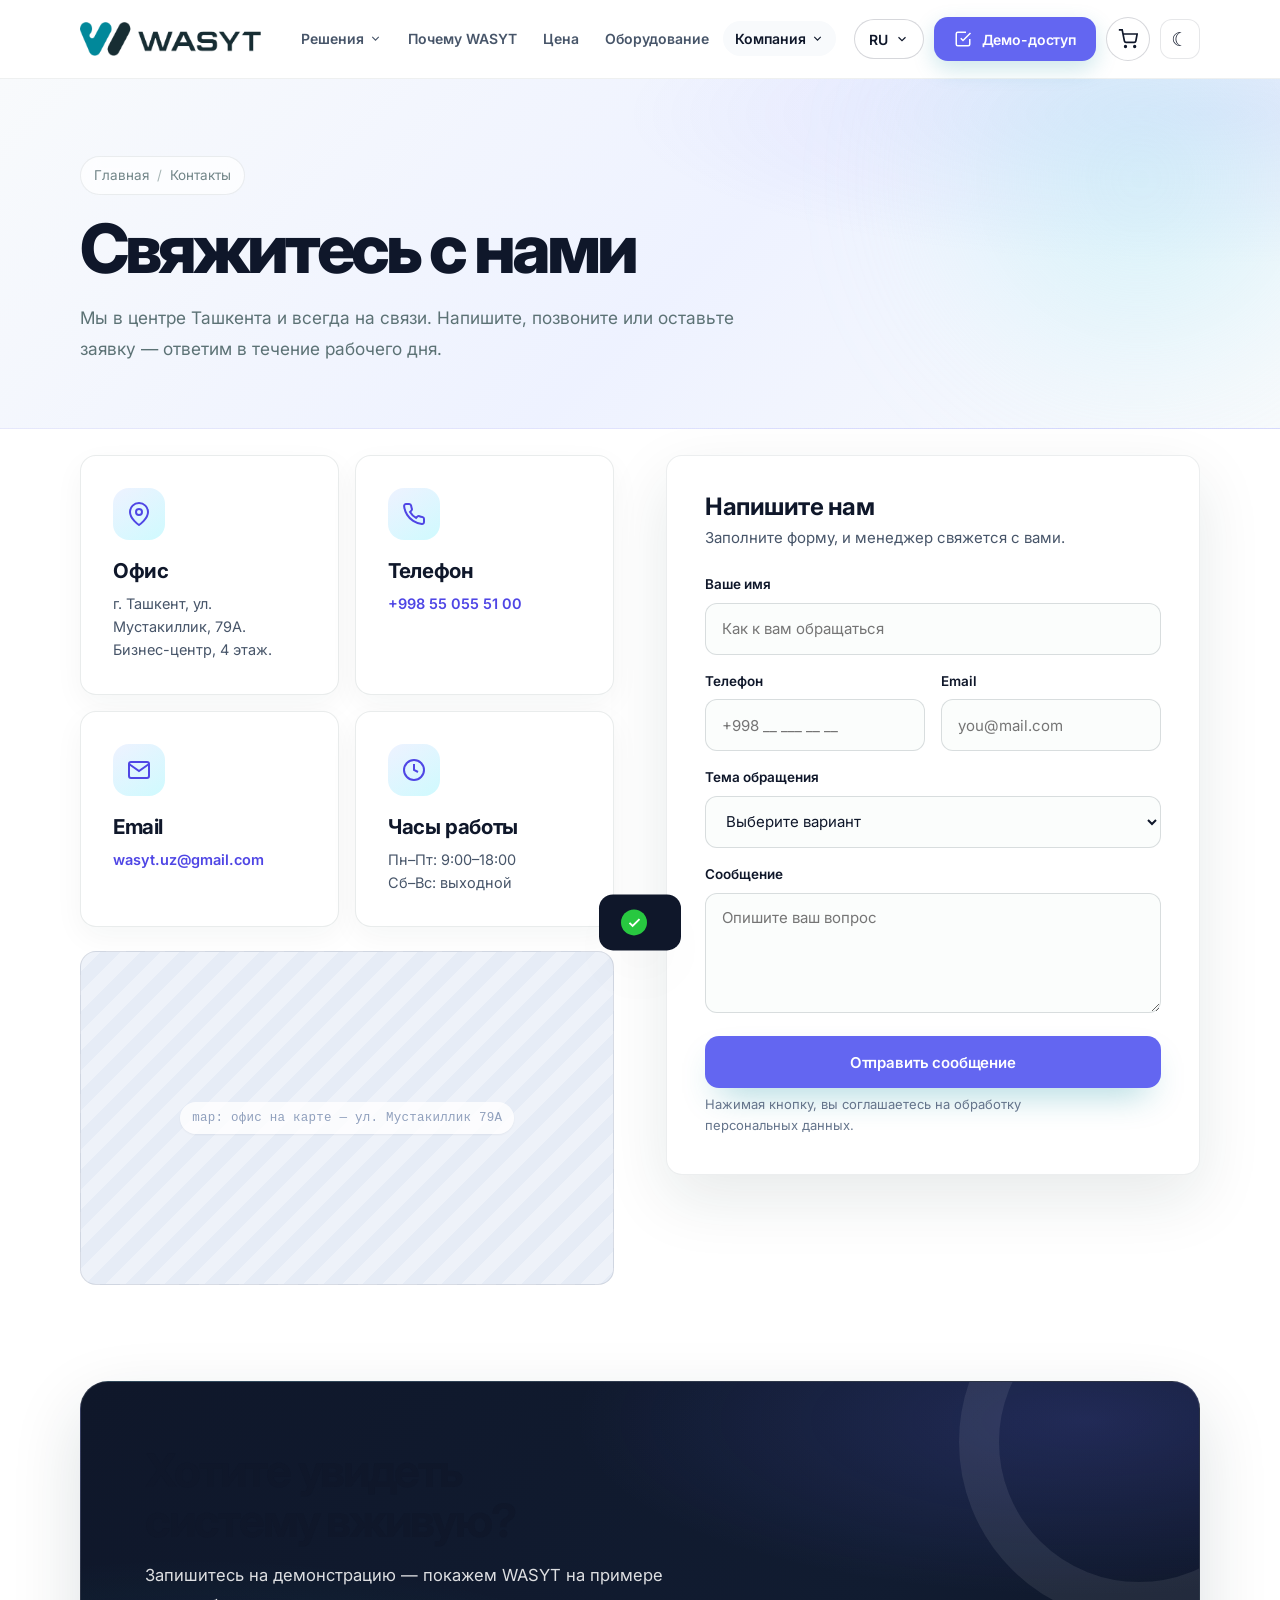
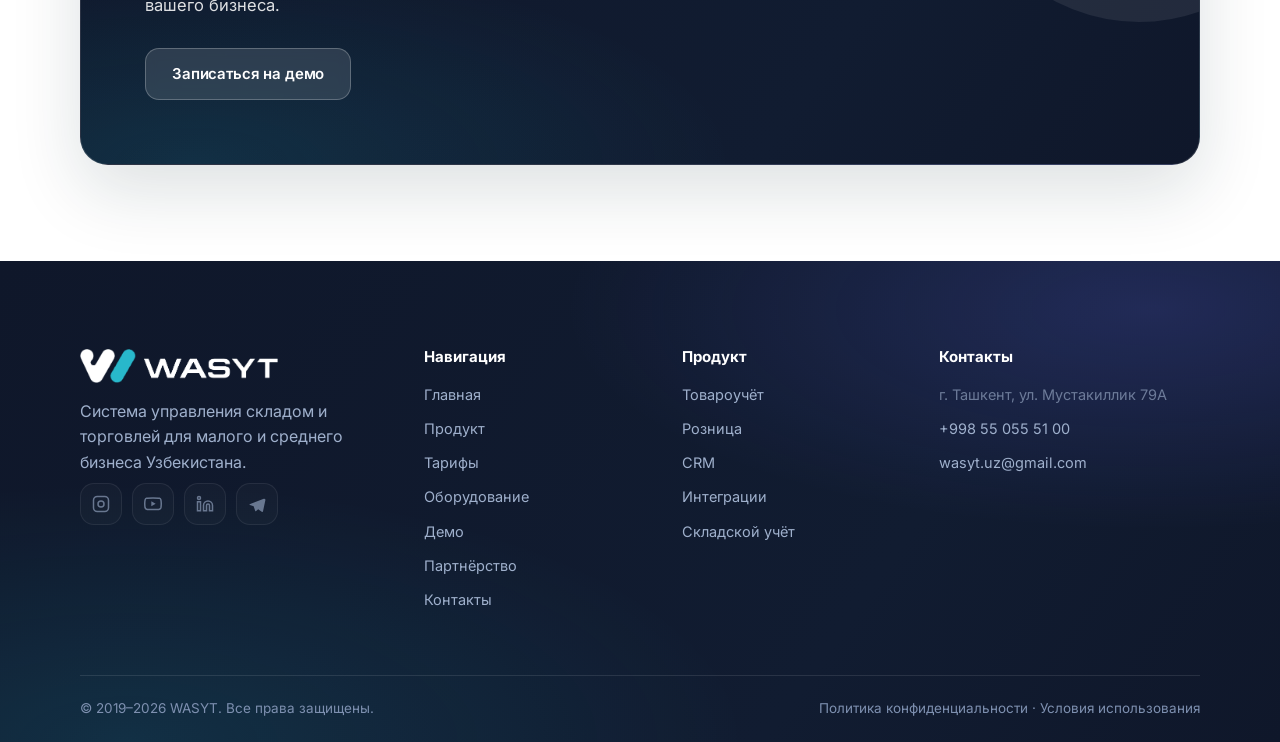
<file: contacts.html>
<!DOCTYPE html>
<html lang="ru">
<head>
<meta charset="UTF-8">
<meta name="viewport" content="width=device-width, initial-scale=1.0">
<script>(function(){try{var theme=localStorage.getItem('wasyt-theme');document.documentElement.setAttribute('data-theme',theme||(matchMedia('(prefers-color-scheme: dark)').matches?'dark':'light'));}catch(e){document.documentElement.setAttribute('data-theme','light');}})();</script>
<title>Контакты WASYT — Свяжитесь с нами</title>
<meta name="description" content="Контакты WASYT: адрес офиса в Ташкенте, телефон, email и форма обратной связи.">
<link rel="stylesheet" href="assets/css/site.css">
<link rel="stylesheet" href="assets/css/premium.css">
<link rel="icon" type="image/png" sizes="32x32" href="assets/img/favicon-32.png">
<link rel="icon" type="image/png" sizes="256x256" href="assets/img/favicon.png">
<link rel="apple-touch-icon" href="assets/img/apple-touch-icon.png">
<script>document.documentElement.classList.add('pre');</script>
</head>
<body>

<header class="site-header">
  <div class="wrap nav">
    <a class="brand" href="index.html"><img class="logo" src="assets/img/wasyt-logo-dark.png" alt="WASYT"></a>
    <nav class="nav-links">
      <div class="nav-drop wide2">
        <button class="nav-drop-btn" type="button">Решения<svg class="dc" viewBox="0 0 24 24" fill="none" stroke="currentColor" stroke-width="2"><path d="M6 9l6 6 6-6"/></svg></button>
        <div class="nav-drop-menu">
          <a href="product.html"><span class="di"><svg viewBox="0 0 24 24" fill="none" stroke="currentColor" stroke-width="2"><path d="M2 7v7a2 2 0 0 0 2 2h15a3 3 0 0 0 3-3c0-1.3-.8-2.2-2-2.7L13 8l-1-3H4a2 2 0 0 0-2 2z"/><path d="M2 12h6"/></svg></span><span class="dt"><b>Магазин обуви</b></span></a>
          <a href="product.html"><span class="di"><svg viewBox="0 0 24 24" fill="none" stroke="currentColor" stroke-width="2"><path d="M20.38 3.46L16 2a4 4 0 0 1-8 0L3.62 3.46a2 2 0 0 0-1.34 2.23l.58 3.47a1 1 0 0 0 .99.84H6v10a2 2 0 0 0 2 2h8a2 2 0 0 0 2-2V10h2.15a1 1 0 0 0 .99-.84l.58-3.47a2 2 0 0 0-1.34-2.23z"/></svg></span><span class="dt"><b>Магазин одежды</b></span></a>
          <a href="product.html"><span class="di"><svg viewBox="0 0 24 24" fill="none" stroke="currentColor" stroke-width="2"><path d="M5 11l1.5-6h11L19 11"/><path d="M3 11h18l-1.5 8a2 2 0 0 1-2 1.6H6.5a2 2 0 0 1-2-1.6z"/></svg></span><span class="dt"><b>Продуктовый магазин</b></span></a>
          <a href="product.html"><span class="di"><svg viewBox="0 0 24 24" fill="none" stroke="currentColor" stroke-width="2"><path d="M14.7 6.3a4 4 0 0 0-5.6 5.6L3 18l3 3 6.1-6.1a4 4 0 0 0 5.6-5.6l-2.4 2.4-2.1-.5-.5-2.1z"/></svg></span><span class="dt"><b>Строительный магазин</b></span></a>
          <a href="product.html"><span class="di"><svg viewBox="0 0 24 24" fill="none" stroke="currentColor" stroke-width="2"><path d="M12 7a6 6 0 1 0 0 12 6 6 0 0 0 0-12z"/><path d="M12 11v2l1.5 1"/><path d="M9 4.5L9.5 2h5l.5 2.5"/></svg></span><span class="dt"><b>Магазин аксессуаров</b></span></a>
          <a href="product.html"><span class="di"><svg viewBox="0 0 24 24" fill="none" stroke="currentColor" stroke-width="2"><path d="M3 9l9-7 9 7v11a2 2 0 0 1-2 2H5a2 2 0 0 1-2-2z"/><path d="M9 22V12h6v10"/></svg></span><span class="dt"><b>Товары для дома</b></span></a>
          <a href="product.html"><span class="di"><svg viewBox="0 0 24 24" fill="none" stroke="currentColor" stroke-width="2"><path d="M6 2h12a2 2 0 0 1 2 2v16a2 2 0 0 1-2 2H6a2 2 0 0 1-2-2V4a2 2 0 0 1 2-2z"/><path d="M10.5 18h3"/></svg></span><span class="dt"><b>Магазин электроники</b></span></a>
          <a href="product.html"><span class="di"><svg viewBox="0 0 24 24" fill="none" stroke="currentColor" stroke-width="2"><path d="M12 2l2.4 6.6L21 11l-6.6 2.4L12 20l-2.4-6.6L3 11l6.6-2.4z"/></svg></span><span class="dt"><b>Магазин косметики</b></span></a>
        </div>
      </div>
      <a href="index.html#why">Почему WASYT</a>
      <a href="index.html#pricing">Цена</a>
      <a href="shop.html">Оборудование</a>
      <div class="nav-drop">
        <button class="nav-drop-btn active" type="button">Компания<svg class="dc" viewBox="0 0 24 24" fill="none" stroke="currentColor" stroke-width="2"><path d="M6 9l6 6 6-6"/></svg></button>
        <div class="nav-drop-menu">
          <a href="partners.html"><span class="di"><svg viewBox="0 0 24 24" fill="none" stroke="currentColor" stroke-width="2"><path d="M17 21v-2a4 4 0 0 0-4-4H5a4 4 0 0 0-4 4v2"/><circle cx="9" cy="7" r="4"/><path d="M23 21v-2a4 4 0 0 0-3-3.87"/><path d="M16 3.13a4 4 0 0 1 0 7.75"/></svg></span><span class="dt"><b>Партнёрство</b><span>Станьте партнёром WASYT</span></span></a>
          <a href="contacts.html"><span class="di"><svg viewBox="0 0 24 24" fill="none" stroke="currentColor" stroke-width="2"><path d="M22 16.92v3a2 2 0 0 1-2.18 2 19.79 19.79 0 0 1-8.63-3.07 19.5 19.5 0 0 1-6-6 19.79 19.79 0 0 1-3.07-8.67A2 2 0 0 1 4.11 2h3a2 2 0 0 1 2 1.72c.13.96.36 1.9.7 2.81a2 2 0 0 1-.45 2.11L8.09 9.91a16 16 0 0 0 6 6l1.27-1.27a2 2 0 0 1 2.11-.45c.91.34 1.85.57 2.81.7A2 2 0 0 1 22 16.92z"/></svg></span><span class="dt"><b>Контакты</b><span>Адрес, телефон, почта</span></span></a>
          <a href="demo.html"><span class="di"><svg viewBox="0 0 24 24" fill="none" stroke="currentColor" stroke-width="2"><polygon points="5 3 19 12 5 21 5 3"/></svg></span><span class="dt"><b>Демо</b><span>Видео и запись на показ</span></span></a>
        </div>
      </div>
    </nav>
    <div class="nav-right">
      <div class="lang">
        <button class="lang-btn"><span class="cur">RU</span><svg class="chev" viewBox="0 0 24 24" fill="none" stroke="currentColor" stroke-width="2"><path d="M6 9l6 6 6-6"/></svg></button>
        <div class="lang-menu"><a href="#" data-lang="ru" class="active">🇷🇺 Русский</a><a href="#" data-lang="uz">🇺🇿 O'zbek</a><a href="#" data-lang="en">🇬🇧 English</a></div>
      </div>
      <button class="btn btn-primary btn-sm" data-open-demo>
        <svg viewBox="0 0 24 24" fill="none" stroke="currentColor" stroke-width="2"><path d="M9 11l3 3L22 4"/><path d="M21 12v7a2 2 0 0 1-2 2H5a2 2 0 0 1-2-2V5a2 2 0 0 1 2-2h11"/></svg>
        Демо-доступ
      </button>
      <button class="cart-btn" data-open-cart aria-label="Корзина"><svg viewBox="0 0 24 24" fill="none" stroke="currentColor" stroke-width="2"><circle cx="9" cy="21" r="1"/><circle cx="20" cy="21" r="1"/><path d="M1 1h4l2.68 13.39a2 2 0 0 0 2 1.61h9.72a2 2 0 0 0 2-1.61L23 6H6"/></svg><span class="badge">0</span></button>
      <button class="burger" aria-label="Меню"><span></span><span></span><span></span></button>
    </div>
  </div>
</header>
<div class="mobile-menu">
  <button class="m-close" aria-label="Закрыть" type="button"><svg viewBox="0 0 24 24" fill="none" stroke="currentColor" stroke-width="2"><path d="M6 6l12 12M18 6L6 18"/></svg></button>
  <div class="mlabel">Решения</div>
  <div class="msub">
    <a class="msub-a" href="product.html">Магазин одежды</a>
    <a class="msub-a" href="product.html">Магазин обуви</a>
    <a class="msub-a" href="product.html">Продуктовый магазин</a>
    <a class="msub-a" href="product.html">Строительный магазин</a>
    <a class="msub-a" href="product.html">Магазин косметики</a>
    <a class="msub-a" href="product.html">Магазин аксессуаров</a>
    <a class="msub-a" href="product.html">Магазин электроники</a>
    <a class="msub-a" href="product.html">Товары для дома</a>
  </div>
  <a href="index.html#why">Почему WASYT</a>
  <a href="index.html#pricing">Цена</a>
  <a href="shop.html">Оборудование</a>
  <a href="partners.html">Партнёрство</a>
  <a href="contacts.html">Контакты</a>
  <a href="demo.html">Демо</a>
  <button class="btn btn-primary" data-open-demo>Получить демо-доступ</button>
</div>

<!-- ===== HERO ===== -->
<section class="page-hero">
  <span class="blob a"></span>
  <div class="wrap">
    <div class="crumbs" data-reveal><a href="index.html">Главная</a><span>/</span>Контакты</div>
    <div style="max-width:760px">
      <h1 data-reveal data-d="1">Свяжитесь с нами</h1>
      <p class="lead" data-reveal data-d="2">Мы в центре Ташкента и всегда на связи. Напишите, позвоните или оставьте заявку — ответим в течение рабочего дня.</p>
    </div>
  </div>
</section>

<!-- ===== CONTACT GRID ===== -->
<section class="section" style="padding-top:clamp(16px,2vw,28px)">
  <div class="wrap">
    <div class="grid contact-layout" style="grid-template-columns:1fr 1fr;gap:clamp(28px,4vw,56px);align-items:start">

      <!-- left: info + map -->
      <div data-reveal>
        <div class="grid cols-2" style="gap:16px;margin-bottom:24px">
          <div class="card">
            <div class="ico"><svg viewBox="0 0 24 24" fill="none" stroke="currentColor" stroke-width="2"><path d="M21 10c0 7-9 13-9 13s-9-6-9-13a9 9 0 0 1 18 0z"/><circle cx="12" cy="10" r="3"/></svg></div>
            <h3>Офис</h3><p>г. Ташкент, ул. Мустакиллик, 79А. Бизнес-центр, 4 этаж.</p>
          </div>
          <div class="card">
            <div class="ico"><svg viewBox="0 0 24 24" fill="none" stroke="currentColor" stroke-width="2"><path d="M22 16.92v3a2 2 0 0 1-2.18 2 19.79 19.79 0 0 1-8.63-3.07 19.5 19.5 0 0 1-6-6 19.79 19.79 0 0 1-3.07-8.67A2 2 0 0 1 4.11 2h3a2 2 0 0 1 2 1.72c.13.96.36 1.9.7 2.81a2 2 0 0 1-.45 2.11L8.09 9.91a16 16 0 0 0 6 6l1.27-1.27a2 2 0 0 1 2.11-.45c.91.34 1.85.57 2.81.7A2 2 0 0 1 22 16.92z"/></svg></div>
            <h3>Телефон</h3><p><a href="tel:+998550555100" style="color:var(--brand-strong);font-weight:600">+998 55 055 51 00</a></p>
          </div>
          <div class="card">
            <div class="ico"><svg viewBox="0 0 24 24" fill="none" stroke="currentColor" stroke-width="2"><path d="M4 4h16c1.1 0 2 .9 2 2v12c0 1.1-.9 2-2 2H4c-1.1 0-2-.9-2-2V6c0-1.1.9-2 2-2z"/><polyline points="22,6 12,13 2,6"/></svg></div>
            <h3>Email</h3><p><a href="mailto:wasyt.uz@gmail.com" style="color:var(--brand-strong);font-weight:600">wasyt.uz@gmail.com</a></p>
          </div>
          <div class="card">
            <div class="ico"><svg viewBox="0 0 24 24" fill="none" stroke="currentColor" stroke-width="2"><circle cx="12" cy="12" r="10"/><polyline points="12 6 12 12 16 14"/></svg></div>
            <h3>Часы работы</h3><p>Пн–Пт: 9:00–18:00<br>Сб–Вс: выходной</p>
          </div>
        </div>
        <div class="ph" style="aspect-ratio:16/10;border-radius:var(--r-md)"><span>map: офис на карте — ул. Мустакиллик 79А</span></div>
      </div>

      <!-- right: form -->
      <div data-reveal data-d="1">
        <div class="contact-card">
          <h3 style="font-size:24px;margin-bottom:6px">Напишите нам</h3>
          <p style="margin-bottom:24px;font-size:15px">Заполните форму, и менеджер свяжется с вами.</p>
          <form data-validate data-success="Сообщение отправлено! Мы свяжемся с вами в ближайшее время.">
            <div class="field"><label for="c-name">Ваше имя</label><input id="c-name" type="text" placeholder="Как к вам обращаться" data-rule="required"><div class="msg">Пожалуйста, укажите имя</div></div>
            <div class="grid cols-2" style="gap:16px">
              <div class="field"><label for="c-phone">Телефон</label><input id="c-phone" type="tel" placeholder="+998 __ ___ __ __" data-rule="required phone"><div class="msg">Введите корректный номер</div></div>
              <div class="field"><label for="c-email">Email</label><input id="c-email" type="email" placeholder="you@mail.com" data-rule="email"><div class="msg">Некорректный email</div></div>
            </div>
            <div class="field"><label for="c-subject">Тема обращения</label><select id="c-subject"><option value="">Выберите вариант</option><option>Вопрос о продукте</option><option>Запрос цены</option><option>Техническая поддержка</option><option>Партнёрство</option><option>Другое</option></select></div>
            <div class="field"><label for="c-message">Сообщение</label><textarea id="c-message" placeholder="Опишите ваш вопрос" data-rule="required"></textarea><div class="msg">Напишите сообщение</div></div>
            <button type="submit" class="btn btn-primary" style="width:100%;justify-content:center">Отправить сообщение</button>
            <p class="form-note">Нажимая кнопку, вы соглашаетесь на обработку персональных данных.</p>
          </form>
        </div>
      </div>

    </div>
  </div>
</section>

<!-- ===== CTA BAND ===== -->
<section class="section" style="padding-top:0">
  <div class="wrap">
    <div class="cta-band" data-reveal>
      <span class="deco"></span>
      <div style="max-width:620px;position:relative">
        <h2 style="margin-bottom:16px">Хотите увидеть систему вживую?</h2>
        <p class="lead" style="margin-bottom:28px">Запишитесь на демонстрацию — покажем WASYT на примере вашего бизнеса.</p>
        <button class="btn btn-light" data-open-demo>Записаться на демо</button>
      </div>
    </div>
  </div>
</section>

<!-- ===== FOOTER ===== -->
<footer class="footer">
  <div class="wrap">
    <div class="foot-grid">
      <div>
        <a class="brand" href="index.html"><img class="logo" src="assets/img/wasyt-logo-light.png" alt="WASYT"></a>
        <p style="margin-top:16px;max-width:34ch">Система управления складом и торговлей для малого и среднего бизнеса Узбекистана.</p>
        <div class="socials">
          <a href="#" aria-label="Instagram"><svg viewBox="0 0 24 24" fill="none" stroke="currentColor" stroke-width="2"><rect x="2" y="2" width="20" height="20" rx="5"/><circle cx="12" cy="12" r="4"/><line x1="17.5" y1="6.5" x2="17.5" y2="6.5"/></svg></a>
          <a href="#" aria-label="YouTube"><svg viewBox="0 0 24 24" fill="none" stroke="currentColor" stroke-width="2"><path d="M22.54 6.42a2.78 2.78 0 0 0-1.94-2C18.88 4 12 4 12 4s-6.88 0-8.6.46a2.78 2.78 0 0 0-1.94 2A29 29 0 0 0 1 11.75a29 29 0 0 0 .46 5.33A2.78 2.78 0 0 0 3.4 19c1.72.46 8.6.46 8.6.46s6.88 0 8.6-.46a2.78 2.78 0 0 0 1.94-2 29 29 0 0 0 .46-5.25 29 29 0 0 0-.46-5.33z"/><polygon points="9.75 15.02 15.5 11.75 9.75 8.48 9.75 15.02" fill="currentColor" stroke="none"/></svg></a>
          <a href="#" aria-label="LinkedIn"><svg viewBox="0 0 24 24" fill="none" stroke="currentColor" stroke-width="2"><path d="M16 8a6 6 0 0 1 6 6v7h-4v-7a2 2 0 0 0-4 0v7h-4v-7a6 6 0 0 1 6-6z"/><rect x="2" y="9" width="4" height="12"/><circle cx="4" cy="4" r="2"/></svg></a>
          <a href="#" aria-label="Telegram"><svg viewBox="0 0 24 24" fill="currentColor"><path d="M21.94 4.5L2.9 11.84c-1.3.52-1.29 1.25-.24 1.57l4.88 1.52 1.88 5.77c.24.66.12.92.81.92.53 0 .77-.24 1.06-.53l2.28-2.22 4.74 3.5c.87.48 1.5.23 1.72-.81l3.12-14.69c.32-1.27-.48-1.84-1.39-1.47z"/></svg></a>
        </div>
      </div>
      <div><h4>Навигация</h4><div class="foot-list"><a href="index.html">Главная</a><a href="product.html">Продукт</a><a href="index.html#pricing">Тарифы</a><a href="shop.html">Оборудование</a><a href="demo.html">Демо</a><a href="partners.html">Партнёрство</a><a href="contacts.html">Контакты</a></div></div>
      <div><h4>Продукт</h4><div class="foot-list"><a href="product.html">Товароучёт</a><a href="product.html">Розница</a><a href="product.html">CRM</a><a href="product.html">Интеграции</a><a href="product.html">Складской учёт</a></div></div>
      <div><h4>Контакты</h4><div class="foot-list"><a href="#">г. Ташкент, ул. Мустакиллик 79А</a><a href="tel:+998550555100">+998 55 055 51 00</a><a href="mailto:wasyt.uz@gmail.com">wasyt.uz@gmail.com</a></div></div>
    </div>
    <div class="foot-bottom"><span>© 2019–2026 WASYT. Все права защищены.</span><span>Политика конфиденциальности · Условия использования</span></div>
  </div>
</footer>

<!-- ===== CART DRAWER ===== -->
<div class="cart-drawer" id="cart-drawer">
  <div class="cart-bg" data-close-cart></div>
  <div class="cart-panel">
    <div class="cart-head"><h3>Корзина</h3><button class="x" data-close-cart aria-label="Закрыть"><svg viewBox="0 0 24 24" fill="none" stroke="currentColor" stroke-width="2"><line x1="18" y1="6" x2="6" y2="18"/><line x1="6" y1="6" x2="18" y2="18"/></svg></button></div>
    <div class="cart-items" id="cart-items"></div>
    <div class="cart-foot" id="cart-foot">
      <div class="cart-total"><span>Итого</span><b id="cart-total-val">0 сум</b></div>
      <button class="btn btn-primary" id="cart-checkout">Оформить заявку</button>
      <p class="hint">Без онлайн-оплаты — менеджер свяжется и подтвердит заказ.</p>
    </div>
  </div>
</div>

<div class="toast" id="toast"><span class="ok"><svg viewBox="0 0 24 24" fill="none" stroke="currentColor" stroke-width="3"><polyline points="20 6 9 17 4 12"/></svg></span><span class="txt"></span></div>

<script src="assets/js/i18n.js"></script>
<script src="assets/js/site.js"></script>
<script src="assets/js/demo.js"></script>
</body>
</html>
</file>
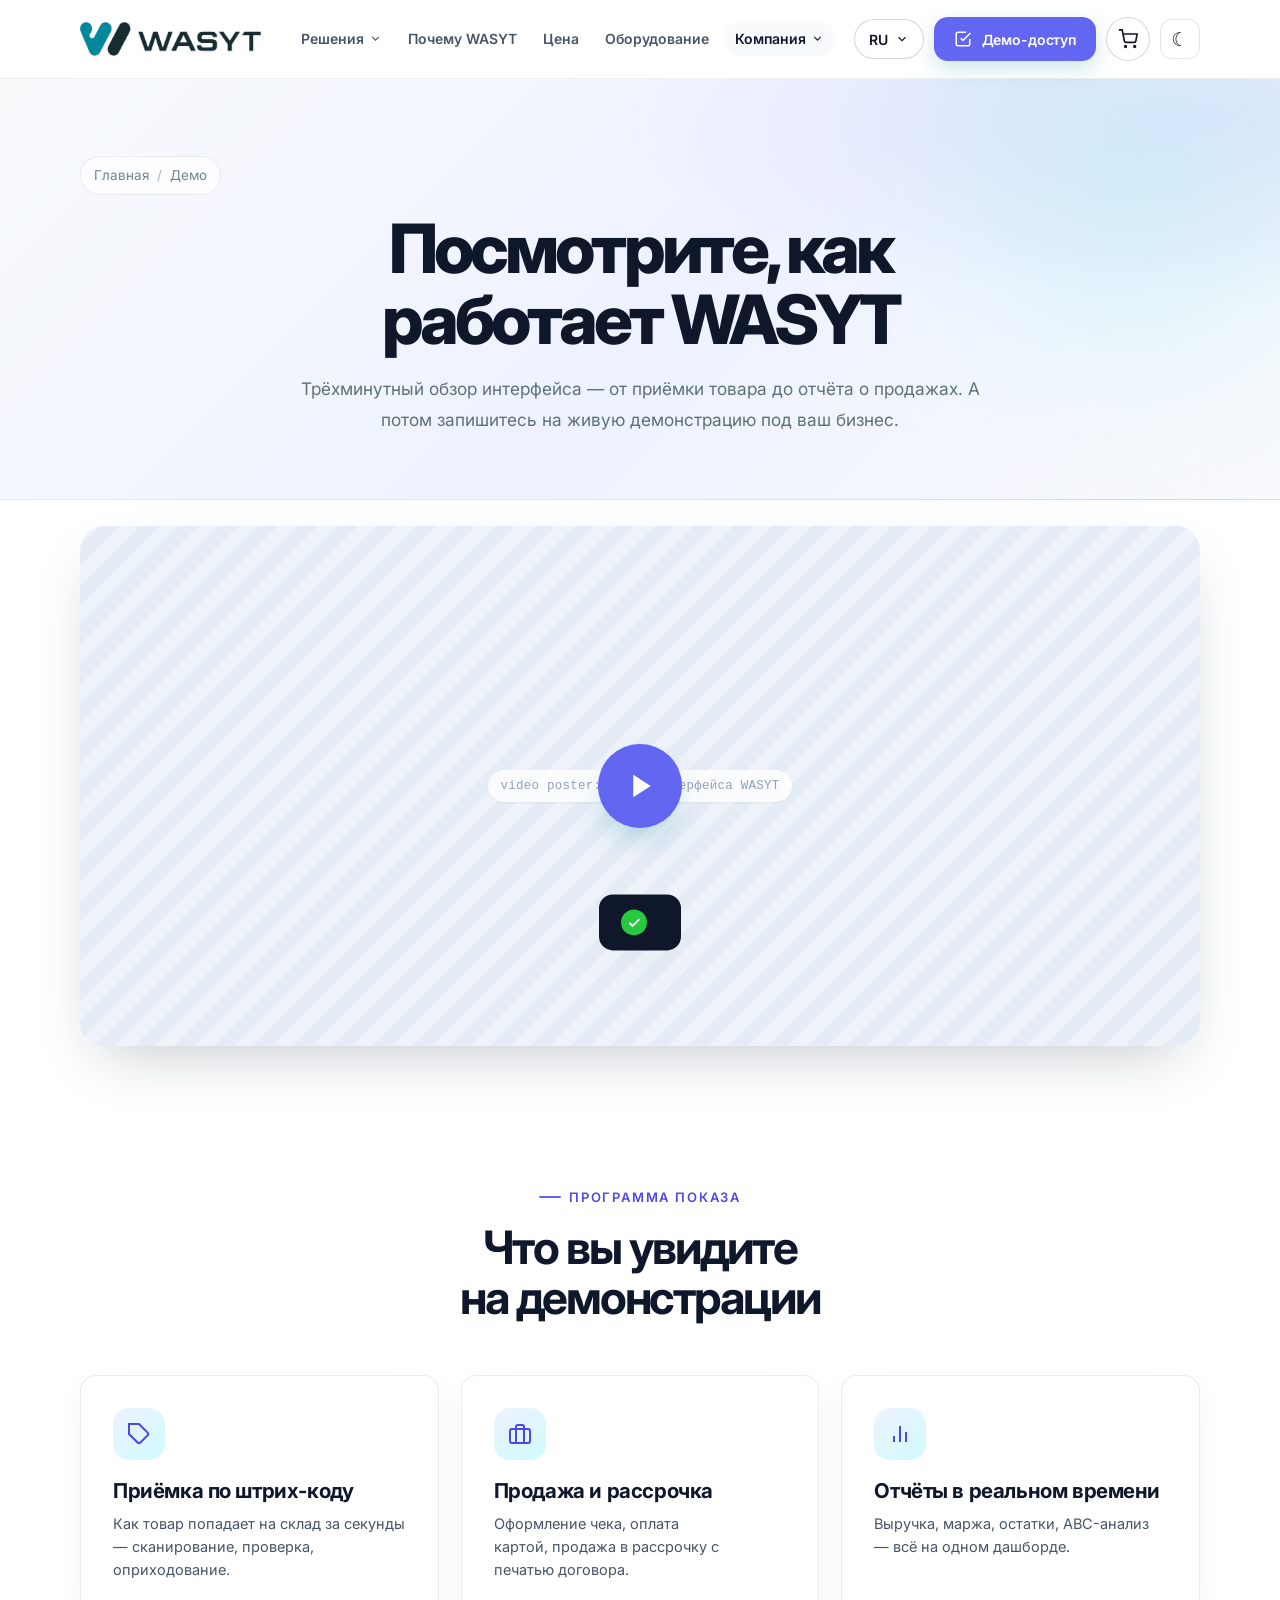
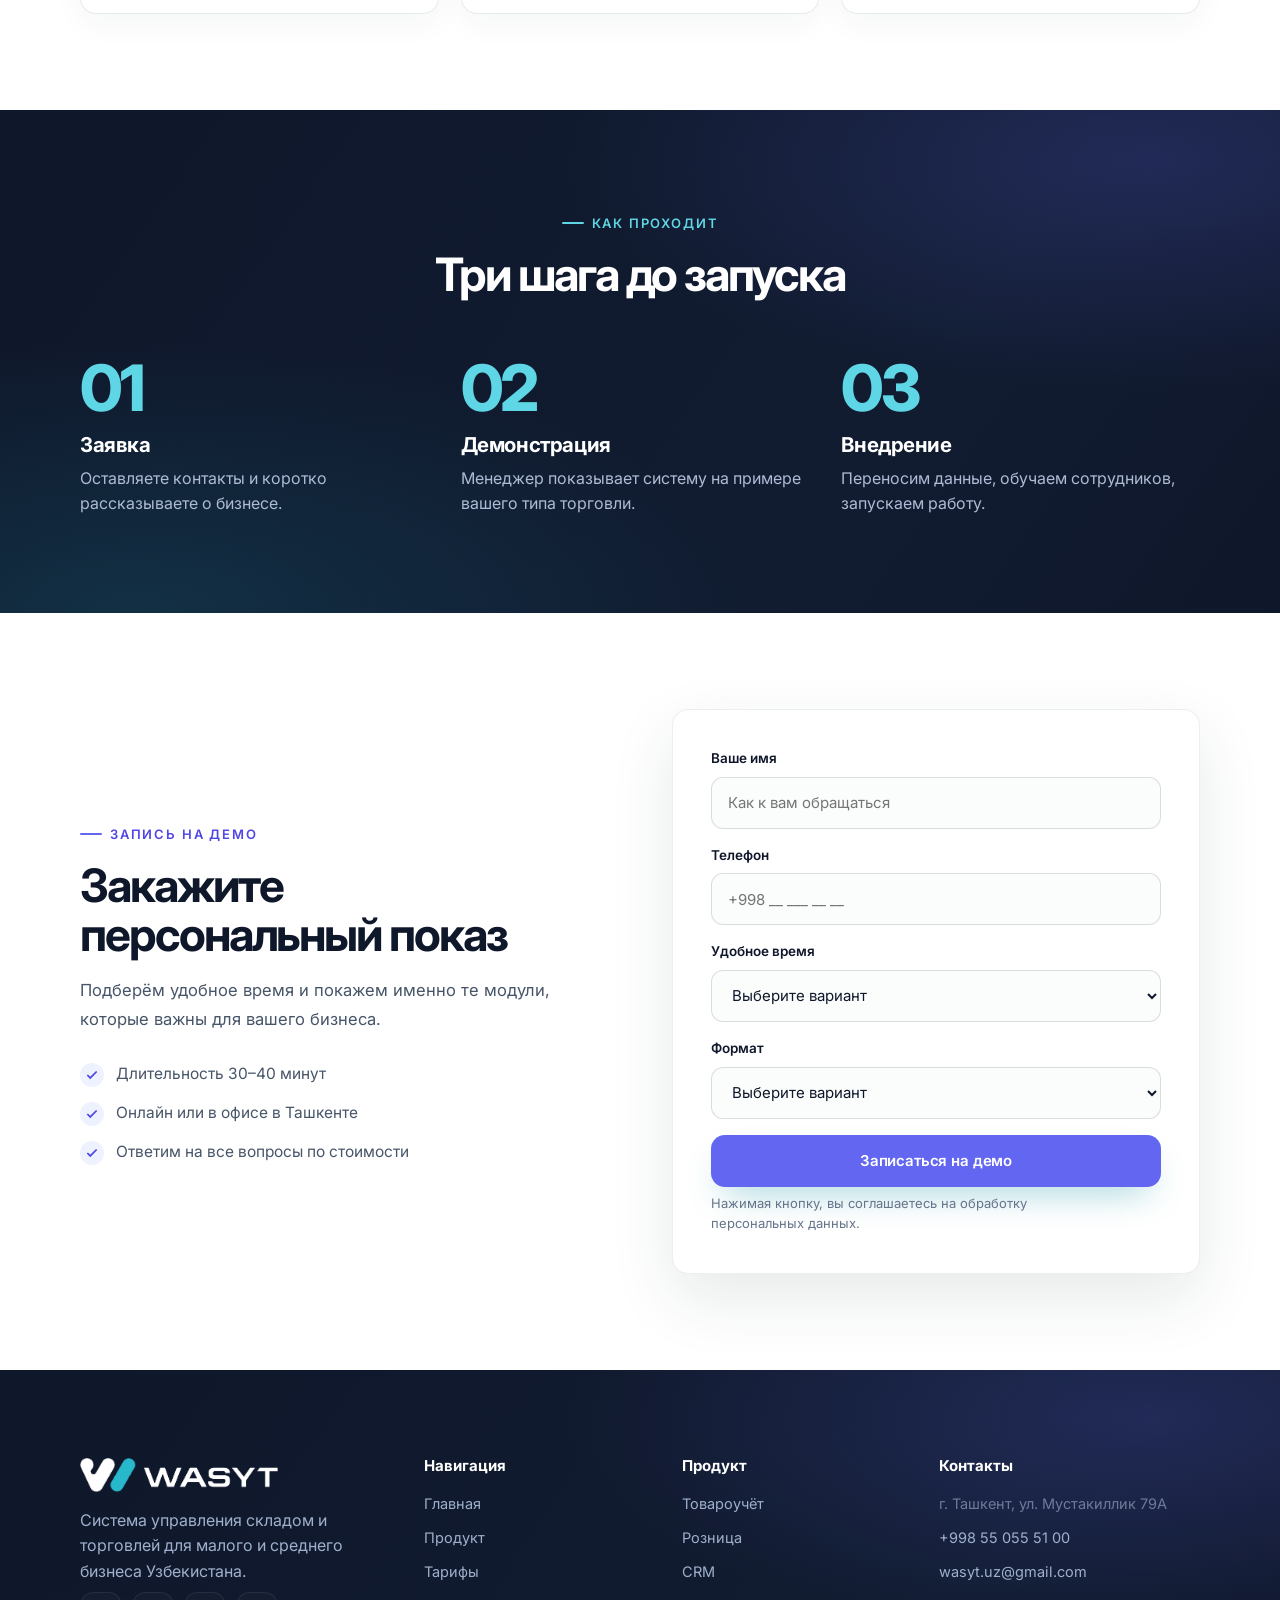
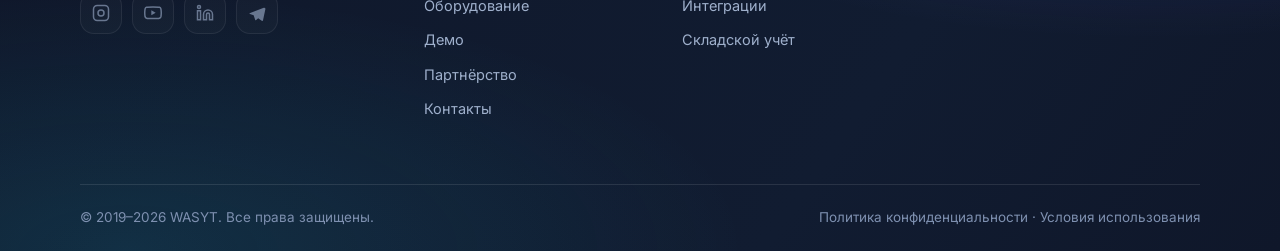
<file: demo.html>
<!DOCTYPE html>
<html lang="ru">
<head>
<meta charset="UTF-8">
<meta name="viewport" content="width=device-width, initial-scale=1.0">
<script>(function(){try{var theme=localStorage.getItem('wasyt-theme');document.documentElement.setAttribute('data-theme',theme||(matchMedia('(prefers-color-scheme: dark)').matches?'dark':'light'));}catch(e){document.documentElement.setAttribute('data-theme','light');}})();</script>
<title>Демо WASYT — Посмотрите систему в действии</title>
<meta name="description" content="Видео-демонстрация WASYT и запись на персональный показ системы управления складом и торговлей.">
<link rel="stylesheet" href="assets/css/site.css">
<link rel="stylesheet" href="assets/css/premium.css">
<link rel="icon" type="image/png" sizes="32x32" href="assets/img/favicon-32.png">
<link rel="icon" type="image/png" sizes="256x256" href="assets/img/favicon.png">
<link rel="apple-touch-icon" href="assets/img/apple-touch-icon.png">
<script>document.documentElement.classList.add('pre');</script>
</head>
<body>

<header class="site-header">
  <div class="wrap nav">
    <a class="brand" href="index.html"><img class="logo" src="assets/img/wasyt-logo-dark.png" alt="WASYT"></a>
    <nav class="nav-links">
      <div class="nav-drop wide2">
        <button class="nav-drop-btn" type="button">Решения<svg class="dc" viewBox="0 0 24 24" fill="none" stroke="currentColor" stroke-width="2"><path d="M6 9l6 6 6-6"/></svg></button>
        <div class="nav-drop-menu">
          <a href="product.html"><span class="di"><svg viewBox="0 0 24 24" fill="none" stroke="currentColor" stroke-width="2"><path d="M2 7v7a2 2 0 0 0 2 2h15a3 3 0 0 0 3-3c0-1.3-.8-2.2-2-2.7L13 8l-1-3H4a2 2 0 0 0-2 2z"/><path d="M2 12h6"/></svg></span><span class="dt"><b>Магазин обуви</b></span></a>
          <a href="product.html"><span class="di"><svg viewBox="0 0 24 24" fill="none" stroke="currentColor" stroke-width="2"><path d="M20.38 3.46L16 2a4 4 0 0 1-8 0L3.62 3.46a2 2 0 0 0-1.34 2.23l.58 3.47a1 1 0 0 0 .99.84H6v10a2 2 0 0 0 2 2h8a2 2 0 0 0 2-2V10h2.15a1 1 0 0 0 .99-.84l.58-3.47a2 2 0 0 0-1.34-2.23z"/></svg></span><span class="dt"><b>Магазин одежды</b></span></a>
          <a href="product.html"><span class="di"><svg viewBox="0 0 24 24" fill="none" stroke="currentColor" stroke-width="2"><path d="M5 11l1.5-6h11L19 11"/><path d="M3 11h18l-1.5 8a2 2 0 0 1-2 1.6H6.5a2 2 0 0 1-2-1.6z"/></svg></span><span class="dt"><b>Продуктовый магазин</b></span></a>
          <a href="product.html"><span class="di"><svg viewBox="0 0 24 24" fill="none" stroke="currentColor" stroke-width="2"><path d="M14.7 6.3a4 4 0 0 0-5.6 5.6L3 18l3 3 6.1-6.1a4 4 0 0 0 5.6-5.6l-2.4 2.4-2.1-.5-.5-2.1z"/></svg></span><span class="dt"><b>Строительный магазин</b></span></a>
          <a href="product.html"><span class="di"><svg viewBox="0 0 24 24" fill="none" stroke="currentColor" stroke-width="2"><path d="M12 7a6 6 0 1 0 0 12 6 6 0 0 0 0-12z"/><path d="M12 11v2l1.5 1"/><path d="M9 4.5L9.5 2h5l.5 2.5"/></svg></span><span class="dt"><b>Магазин аксессуаров</b></span></a>
          <a href="product.html"><span class="di"><svg viewBox="0 0 24 24" fill="none" stroke="currentColor" stroke-width="2"><path d="M3 9l9-7 9 7v11a2 2 0 0 1-2 2H5a2 2 0 0 1-2-2z"/><path d="M9 22V12h6v10"/></svg></span><span class="dt"><b>Товары для дома</b></span></a>
          <a href="product.html"><span class="di"><svg viewBox="0 0 24 24" fill="none" stroke="currentColor" stroke-width="2"><path d="M6 2h12a2 2 0 0 1 2 2v16a2 2 0 0 1-2 2H6a2 2 0 0 1-2-2V4a2 2 0 0 1 2-2z"/><path d="M10.5 18h3"/></svg></span><span class="dt"><b>Магазин электроники</b></span></a>
          <a href="product.html"><span class="di"><svg viewBox="0 0 24 24" fill="none" stroke="currentColor" stroke-width="2"><path d="M12 2l2.4 6.6L21 11l-6.6 2.4L12 20l-2.4-6.6L3 11l6.6-2.4z"/></svg></span><span class="dt"><b>Магазин косметики</b></span></a>
        </div>
      </div>
      <a href="index.html#why">Почему WASYT</a>
      <a href="index.html#pricing">Цена</a>
      <a href="shop.html">Оборудование</a>
      <div class="nav-drop">
        <button class="nav-drop-btn active" type="button">Компания<svg class="dc" viewBox="0 0 24 24" fill="none" stroke="currentColor" stroke-width="2"><path d="M6 9l6 6 6-6"/></svg></button>
        <div class="nav-drop-menu">
          <a href="partners.html"><span class="di"><svg viewBox="0 0 24 24" fill="none" stroke="currentColor" stroke-width="2"><path d="M17 21v-2a4 4 0 0 0-4-4H5a4 4 0 0 0-4 4v2"/><circle cx="9" cy="7" r="4"/><path d="M23 21v-2a4 4 0 0 0-3-3.87"/><path d="M16 3.13a4 4 0 0 1 0 7.75"/></svg></span><span class="dt"><b>Партнёрство</b><span>Станьте партнёром WASYT</span></span></a>
          <a href="contacts.html"><span class="di"><svg viewBox="0 0 24 24" fill="none" stroke="currentColor" stroke-width="2"><path d="M22 16.92v3a2 2 0 0 1-2.18 2 19.79 19.79 0 0 1-8.63-3.07 19.5 19.5 0 0 1-6-6 19.79 19.79 0 0 1-3.07-8.67A2 2 0 0 1 4.11 2h3a2 2 0 0 1 2 1.72c.13.96.36 1.9.7 2.81a2 2 0 0 1-.45 2.11L8.09 9.91a16 16 0 0 0 6 6l1.27-1.27a2 2 0 0 1 2.11-.45c.91.34 1.85.57 2.81.7A2 2 0 0 1 22 16.92z"/></svg></span><span class="dt"><b>Контакты</b><span>Адрес, телефон, почта</span></span></a>
          <a href="demo.html"><span class="di"><svg viewBox="0 0 24 24" fill="none" stroke="currentColor" stroke-width="2"><polygon points="5 3 19 12 5 21 5 3"/></svg></span><span class="dt"><b>Демо</b><span>Видео и запись на показ</span></span></a>
        </div>
      </div>
    </nav>
    <div class="nav-right">
      <div class="lang">
        <button class="lang-btn"><span class="cur">RU</span><svg class="chev" viewBox="0 0 24 24" fill="none" stroke="currentColor" stroke-width="2"><path d="M6 9l6 6 6-6"/></svg></button>
        <div class="lang-menu"><a href="#" data-lang="ru" class="active">🇷🇺 Русский</a><a href="#" data-lang="uz">🇺🇿 O'zbek</a><a href="#" data-lang="en">🇬🇧 English</a></div>
      </div>
      <button class="btn btn-primary btn-sm" data-open-demo>
        <svg viewBox="0 0 24 24" fill="none" stroke="currentColor" stroke-width="2"><path d="M9 11l3 3L22 4"/><path d="M21 12v7a2 2 0 0 1-2 2H5a2 2 0 0 1-2-2V5a2 2 0 0 1 2-2h11"/></svg>
        Демо-доступ
      </button>
      <button class="cart-btn" data-open-cart aria-label="Корзина"><svg viewBox="0 0 24 24" fill="none" stroke="currentColor" stroke-width="2"><circle cx="9" cy="21" r="1"/><circle cx="20" cy="21" r="1"/><path d="M1 1h4l2.68 13.39a2 2 0 0 0 2 1.61h9.72a2 2 0 0 0 2-1.61L23 6H6"/></svg><span class="badge">0</span></button>
      <button class="burger" aria-label="Меню"><span></span><span></span><span></span></button>
    </div>
  </div>
</header>
<div class="mobile-menu">
  <button class="m-close" aria-label="Закрыть" type="button"><svg viewBox="0 0 24 24" fill="none" stroke="currentColor" stroke-width="2"><path d="M6 6l12 12M18 6L6 18"/></svg></button>
  <div class="mlabel">Решения</div>
  <div class="msub">
    <a class="msub-a" href="product.html">Магазин одежды</a>
    <a class="msub-a" href="product.html">Магазин обуви</a>
    <a class="msub-a" href="product.html">Продуктовый магазин</a>
    <a class="msub-a" href="product.html">Строительный магазин</a>
    <a class="msub-a" href="product.html">Магазин косметики</a>
    <a class="msub-a" href="product.html">Магазин аксессуаров</a>
    <a class="msub-a" href="product.html">Магазин электроники</a>
    <a class="msub-a" href="product.html">Товары для дома</a>
  </div>
  <a href="index.html#why">Почему WASYT</a>
  <a href="index.html#pricing">Цена</a>
  <a href="shop.html">Оборудование</a>
  <a href="partners.html">Партнёрство</a>
  <a href="contacts.html">Контакты</a>
  <a href="demo.html">Демо</a>
  <button class="btn btn-primary" data-open-demo>Получить демо-доступ</button>
</div>

<!-- ===== HERO + VIDEO ===== -->
<section class="page-hero">
  <span class="blob a"></span>
  <div class="wrap">
    <div class="crumbs" data-reveal><a href="index.html">Главная</a><span>/</span>Демо</div>
    <div class="center" style="max-width:740px;margin:0 auto">
      <h1 data-reveal data-d="1">Посмотрите, как работает WASYT</h1>
      <p class="lead" data-reveal data-d="2" style="margin-inline:auto">Трёхминутный обзор интерфейса — от приёмки товара до отчёта о продажах. А потом запишитесь на живую демонстрацию под ваш бизнес.</p>
    </div>
  </div>
</section>

<section class="section" style="padding-top:clamp(16px,2vw,28px)">
  <div class="wrap">
    <div class="video-poster" data-open-video data-reveal>
      <div class="ph"><span>video poster: обзор интерфейса WASYT</span></div>
      <div class="play"><span class="ring"></span><span class="circle"><svg viewBox="0 0 24 24" fill="none" stroke="currentColor" stroke-width="2"><polygon points="5 3 19 12 5 21 5 3" fill="currentColor" stroke="none"/></svg></span></div>
    </div>
  </div>
</section>

<!-- ===== WHAT YOU'LL SEE ===== -->
<section class="section" style="padding-top:clamp(20px,3vw,40px)">
  <div class="wrap">
    <div class="center" style="max-width:620px;margin:0 auto 52px" data-reveal>
      <span class="eyebrow">Программа показа</span>
      <h2 style="margin-top:16px">Что вы увидите на демонстрации</h2>
    </div>
    <div class="grid cols-3">
      <div class="card" data-reveal>
        <div class="ico"><svg viewBox="0 0 24 24" fill="none" stroke="currentColor" stroke-width="2"><path d="M20.59 13.41l-7.17 7.17a2 2 0 0 1-2.83 0L2 12V2h10l8.59 8.59a2 2 0 0 1 0 2.82z"/><line x1="7" y1="7" x2="7.01" y2="7"/></svg></div>
        <h3>Приёмка по штрих-коду</h3><p>Как товар попадает на склад за секунды — сканирование, проверка, оприходование.</p>
      </div>
      <div class="card" data-reveal data-d="1">
        <div class="ico"><svg viewBox="0 0 24 24" fill="none" stroke="currentColor" stroke-width="2"><rect x="2" y="7" width="20" height="14" rx="2"/><path d="M16 21V5a2 2 0 0 0-2-2h-4a2 2 0 0 0-2 2v16"/></svg></div>
        <h3>Продажа и рассрочка</h3><p>Оформление чека, оплата картой, продажа в рассрочку с печатью договора.</p>
      </div>
      <div class="card" data-reveal data-d="2">
        <div class="ico"><svg viewBox="0 0 24 24" fill="none" stroke="currentColor" stroke-width="2"><line x1="18" y1="20" x2="18" y2="10"/><line x1="12" y1="20" x2="12" y2="4"/><line x1="6" y1="20" x2="6" y2="14"/></svg></div>
        <h3>Отчёты в реальном времени</h3><p>Выручка, маржа, остатки, ABC-анализ — всё на одном дашборде.</p>
      </div>
    </div>
  </div>
</section>

<!-- ===== STEPS ===== -->
<section class="section band-dark">
  <span class="blob a" style="opacity:.16"></span>
  <div class="wrap">
    <div class="center" style="max-width:620px;margin:0 auto 56px" data-reveal>
      <span class="eyebrow">Как проходит</span>
      <h2 style="margin-top:16px">Три шага до запуска</h2>
    </div>
    <div class="grid cols-3">
      <div data-reveal>
        <div style="font-size:64px;font-weight:800;color:#5fd6e6;letter-spacing:-.05em;line-height:1">01</div>
        <h3 style="color:#fff;margin:14px 0 10px">Заявка</h3>
        <p style="color:#aebbd4">Оставляете контакты и коротко рассказываете о бизнесе.</p>
      </div>
      <div data-reveal data-d="1">
        <div style="font-size:64px;font-weight:800;color:#5fd6e6;letter-spacing:-.05em;line-height:1">02</div>
        <h3 style="color:#fff;margin:14px 0 10px">Демонстрация</h3>
        <p style="color:#aebbd4">Менеджер показывает систему на примере вашего типа торговли.</p>
      </div>
      <div data-reveal data-d="2">
        <div style="font-size:64px;font-weight:800;color:#5fd6e6;letter-spacing:-.05em;line-height:1">03</div>
        <h3 style="color:#fff;margin:14px 0 10px">Внедрение</h3>
        <p style="color:#aebbd4">Переносим данные, обучаем сотрудников, запускаем работу.</p>
      </div>
    </div>
  </div>
</section>

<!-- ===== BOOK DEMO FORM ===== -->
<section class="section">
  <div class="wrap split">
    <div data-reveal>
      <span class="eyebrow">Запись на демо</span>
      <h2 style="margin:16px 0 16px">Закажите персональный показ</h2>
      <p class="lead" style="margin-bottom:28px">Подберём удобное время и покажем именно те модули, которые важны для вашего бизнеса.</p>
      <ul class="checks">
        <li><span class="tick"><svg viewBox="0 0 24 24" fill="none" stroke="currentColor" stroke-width="3"><polyline points="20 6 9 17 4 12"/></svg></span>Длительность 30–40 минут</li>
        <li><span class="tick"><svg viewBox="0 0 24 24" fill="none" stroke="currentColor" stroke-width="3"><polyline points="20 6 9 17 4 12"/></svg></span>Онлайн или в офисе в Ташкенте</li>
        <li><span class="tick"><svg viewBox="0 0 24 24" fill="none" stroke="currentColor" stroke-width="3"><polyline points="20 6 9 17 4 12"/></svg></span>Ответим на все вопросы по стоимости</li>
      </ul>
    </div>
    <div data-reveal data-d="1">
      <div class="contact-card">
        <form data-validate data-success="Спасибо! Менеджер свяжется с вами для согласования времени демонстрации.">
          <div class="field"><label for="d-name">Ваше имя</label><input id="d-name" type="text" placeholder="Как к вам обращаться" data-rule="required"><div class="msg">Пожалуйста, укажите имя</div></div>
          <div class="field"><label for="d-phone">Телефон</label><input id="d-phone" type="tel" placeholder="+998 __ ___ __ __" data-rule="required phone"><div class="msg">Введите корректный номер телефона</div></div>
          <div class="field"><label for="d-time">Удобное время</label><select id="d-time"><option value="">Выберите вариант</option><option>Утро (9:00–12:00)</option><option>День (12:00–15:00)</option><option>Вечер (15:00–18:00)</option></select></div>
          <div class="field"><label for="d-format">Формат</label><select id="d-format"><option value="">Выберите вариант</option><option>Онлайн (видеозвонок)</option><option>В офисе в Ташкенте</option></select></div>
          <button type="submit" class="btn btn-primary" style="width:100%;justify-content:center">Записаться на демо</button>
          <p class="form-note">Нажимая кнопку, вы соглашаетесь на обработку персональных данных.</p>
        </form>
      </div>
    </div>
  </div>
</section>

<!-- ===== FOOTER ===== -->
<footer class="footer">
  <div class="wrap">
    <div class="foot-grid">
      <div>
        <a class="brand" href="index.html"><img class="logo" src="assets/img/wasyt-logo-light.png" alt="WASYT"></a>
        <p style="margin-top:16px;max-width:34ch">Система управления складом и торговлей для малого и среднего бизнеса Узбекистана.</p>
        <div class="socials">
          <a href="#" aria-label="Instagram"><svg viewBox="0 0 24 24" fill="none" stroke="currentColor" stroke-width="2"><rect x="2" y="2" width="20" height="20" rx="5"/><circle cx="12" cy="12" r="4"/><line x1="17.5" y1="6.5" x2="17.5" y2="6.5"/></svg></a>
          <a href="#" aria-label="YouTube"><svg viewBox="0 0 24 24" fill="none" stroke="currentColor" stroke-width="2"><path d="M22.54 6.42a2.78 2.78 0 0 0-1.94-2C18.88 4 12 4 12 4s-6.88 0-8.6.46a2.78 2.78 0 0 0-1.94 2A29 29 0 0 0 1 11.75a29 29 0 0 0 .46 5.33A2.78 2.78 0 0 0 3.4 19c1.72.46 8.6.46 8.6.46s6.88 0 8.6-.46a2.78 2.78 0 0 0 1.94-2 29 29 0 0 0 .46-5.25 29 29 0 0 0-.46-5.33z"/><polygon points="9.75 15.02 15.5 11.75 9.75 8.48 9.75 15.02" fill="currentColor" stroke="none"/></svg></a>
          <a href="#" aria-label="LinkedIn"><svg viewBox="0 0 24 24" fill="none" stroke="currentColor" stroke-width="2"><path d="M16 8a6 6 0 0 1 6 6v7h-4v-7a2 2 0 0 0-4 0v7h-4v-7a6 6 0 0 1 6-6z"/><rect x="2" y="9" width="4" height="12"/><circle cx="4" cy="4" r="2"/></svg></a>
          <a href="#" aria-label="Telegram"><svg viewBox="0 0 24 24" fill="currentColor"><path d="M21.94 4.5L2.9 11.84c-1.3.52-1.29 1.25-.24 1.57l4.88 1.52 1.88 5.77c.24.66.12.92.81.92.53 0 .77-.24 1.06-.53l2.28-2.22 4.74 3.5c.87.48 1.5.23 1.72-.81l3.12-14.69c.32-1.27-.48-1.84-1.39-1.47z"/></svg></a>
        </div>
      </div>
      <div><h4>Навигация</h4><div class="foot-list"><a href="index.html">Главная</a><a href="product.html">Продукт</a><a href="index.html#pricing">Тарифы</a><a href="shop.html">Оборудование</a><a href="demo.html">Демо</a><a href="partners.html">Партнёрство</a><a href="contacts.html">Контакты</a></div></div>
      <div><h4>Продукт</h4><div class="foot-list"><a href="product.html">Товароучёт</a><a href="product.html">Розница</a><a href="product.html">CRM</a><a href="product.html">Интеграции</a><a href="product.html">Складской учёт</a></div></div>
      <div><h4>Контакты</h4><div class="foot-list"><a href="#">г. Ташкент, ул. Мустакиллик 79А</a><a href="tel:+998550555100">+998 55 055 51 00</a><a href="mailto:wasyt.uz@gmail.com">wasyt.uz@gmail.com</a></div></div>
    </div>
    <div class="foot-bottom"><span>© 2019–2026 WASYT. Все права защищены.</span><span>Политика конфиденциальности · Условия использования</span></div>
  </div>
</footer>

<!-- ===== VIDEO MODAL ===== -->
<div class="modal" id="video-modal">
  <div class="modal-bg" data-close-modal></div>
  <div class="modal-box">
    <button class="modal-close" data-close-modal aria-label="Закрыть"><svg viewBox="0 0 24 24" fill="none" stroke="currentColor" stroke-width="2"><line x1="18" y1="6" x2="6" y2="18"/><line x1="6" y1="6" x2="18" y2="18"/></svg></button>
    <div class="ratio"><iframe data-src="https://www.youtube.com/embed/dQw4w9WgXcQ" title="Демо WASYT" allow="accelerometer; autoplay; clipboard-write; encrypted-media; gyroscope; picture-in-picture" allowfullscreen></iframe></div>
  </div>
</div>

<!-- ===== CART DRAWER ===== -->
<div class="cart-drawer" id="cart-drawer">
  <div class="cart-bg" data-close-cart></div>
  <div class="cart-panel">
    <div class="cart-head"><h3>Корзина</h3><button class="x" data-close-cart aria-label="Закрыть"><svg viewBox="0 0 24 24" fill="none" stroke="currentColor" stroke-width="2"><line x1="18" y1="6" x2="6" y2="18"/><line x1="6" y1="6" x2="18" y2="18"/></svg></button></div>
    <div class="cart-items" id="cart-items"></div>
    <div class="cart-foot" id="cart-foot">
      <div class="cart-total"><span>Итого</span><b id="cart-total-val">0 сум</b></div>
      <button class="btn btn-primary" id="cart-checkout">Оформить заявку</button>
      <p class="hint">Без онлайн-оплаты — менеджер свяжется и подтвердит заказ.</p>
    </div>
  </div>
</div>

<div class="toast" id="toast"><span class="ok"><svg viewBox="0 0 24 24" fill="none" stroke="currentColor" stroke-width="3"><polyline points="20 6 9 17 4 12"/></svg></span><span class="txt"></span></div>

<script src="assets/js/i18n.js"></script>
<script src="assets/js/site.js"></script>
<script src="assets/js/demo.js"></script>
</body>
</html>
</file>
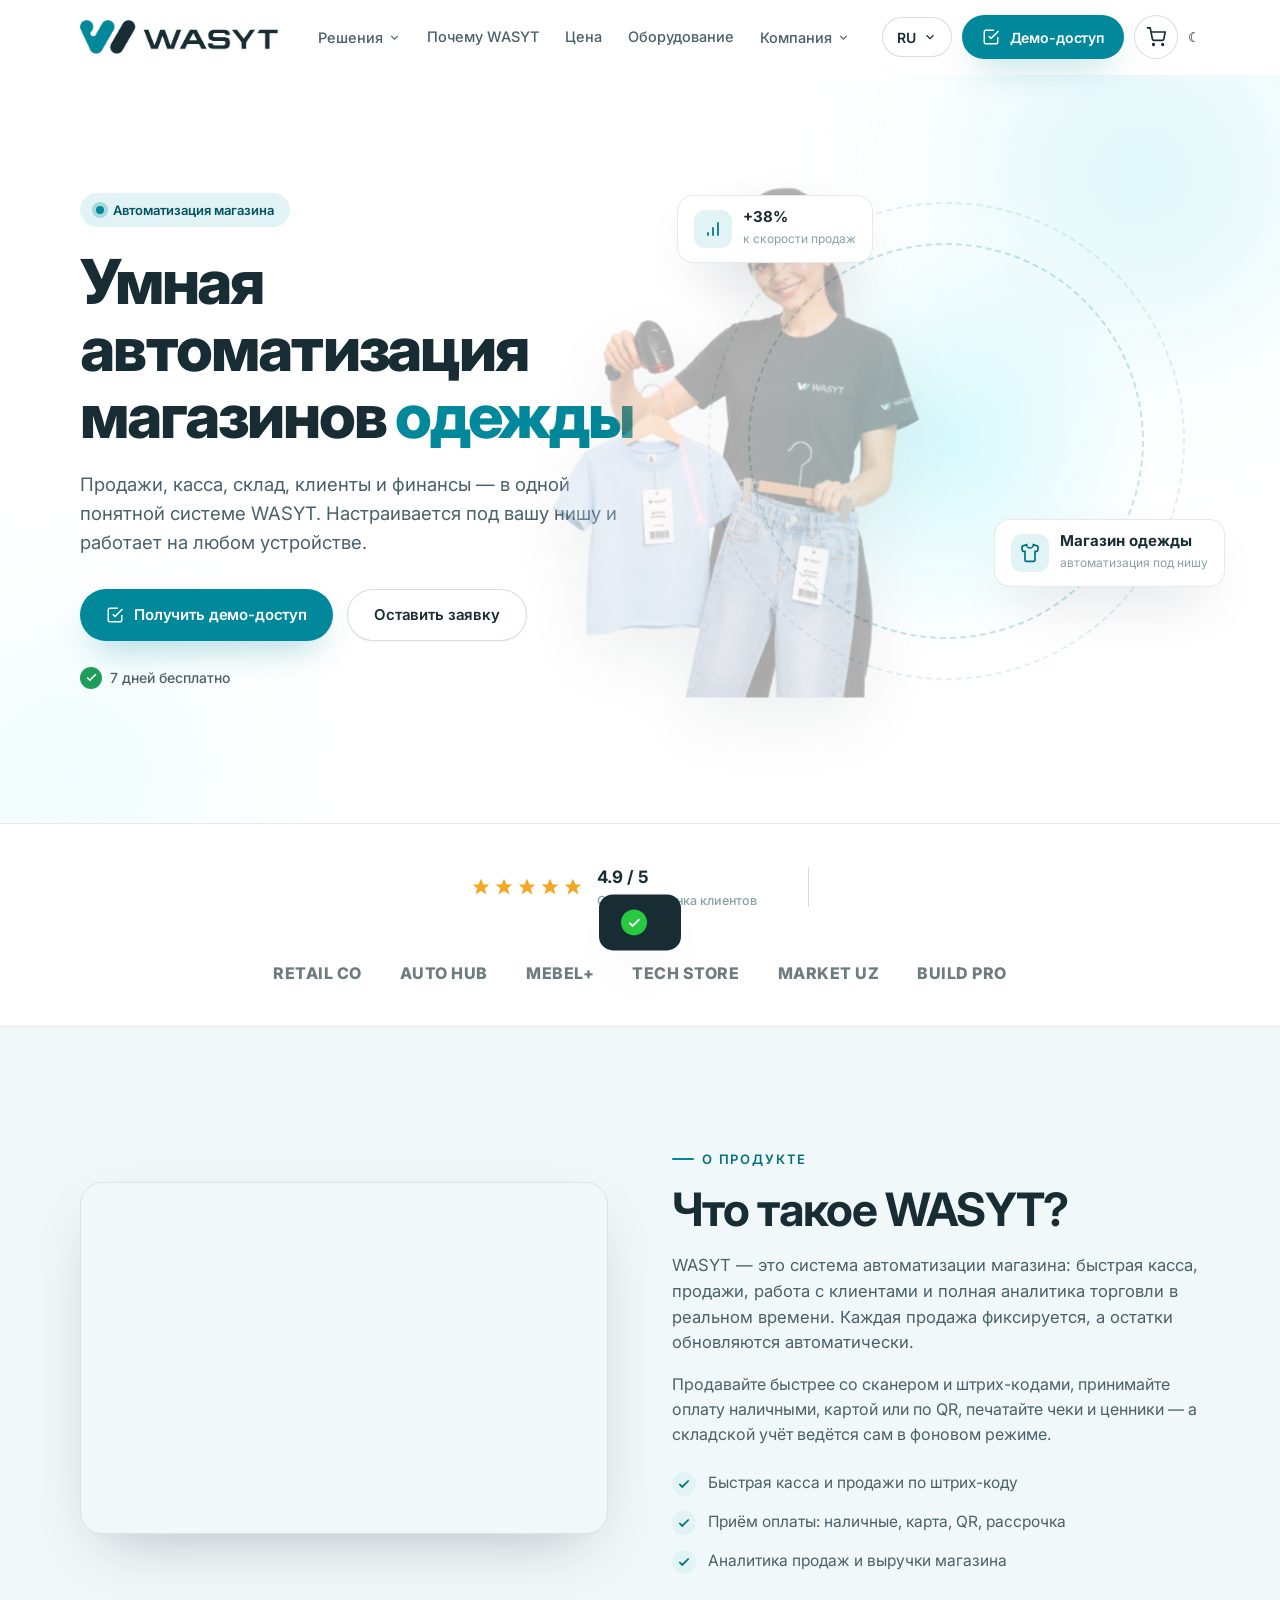
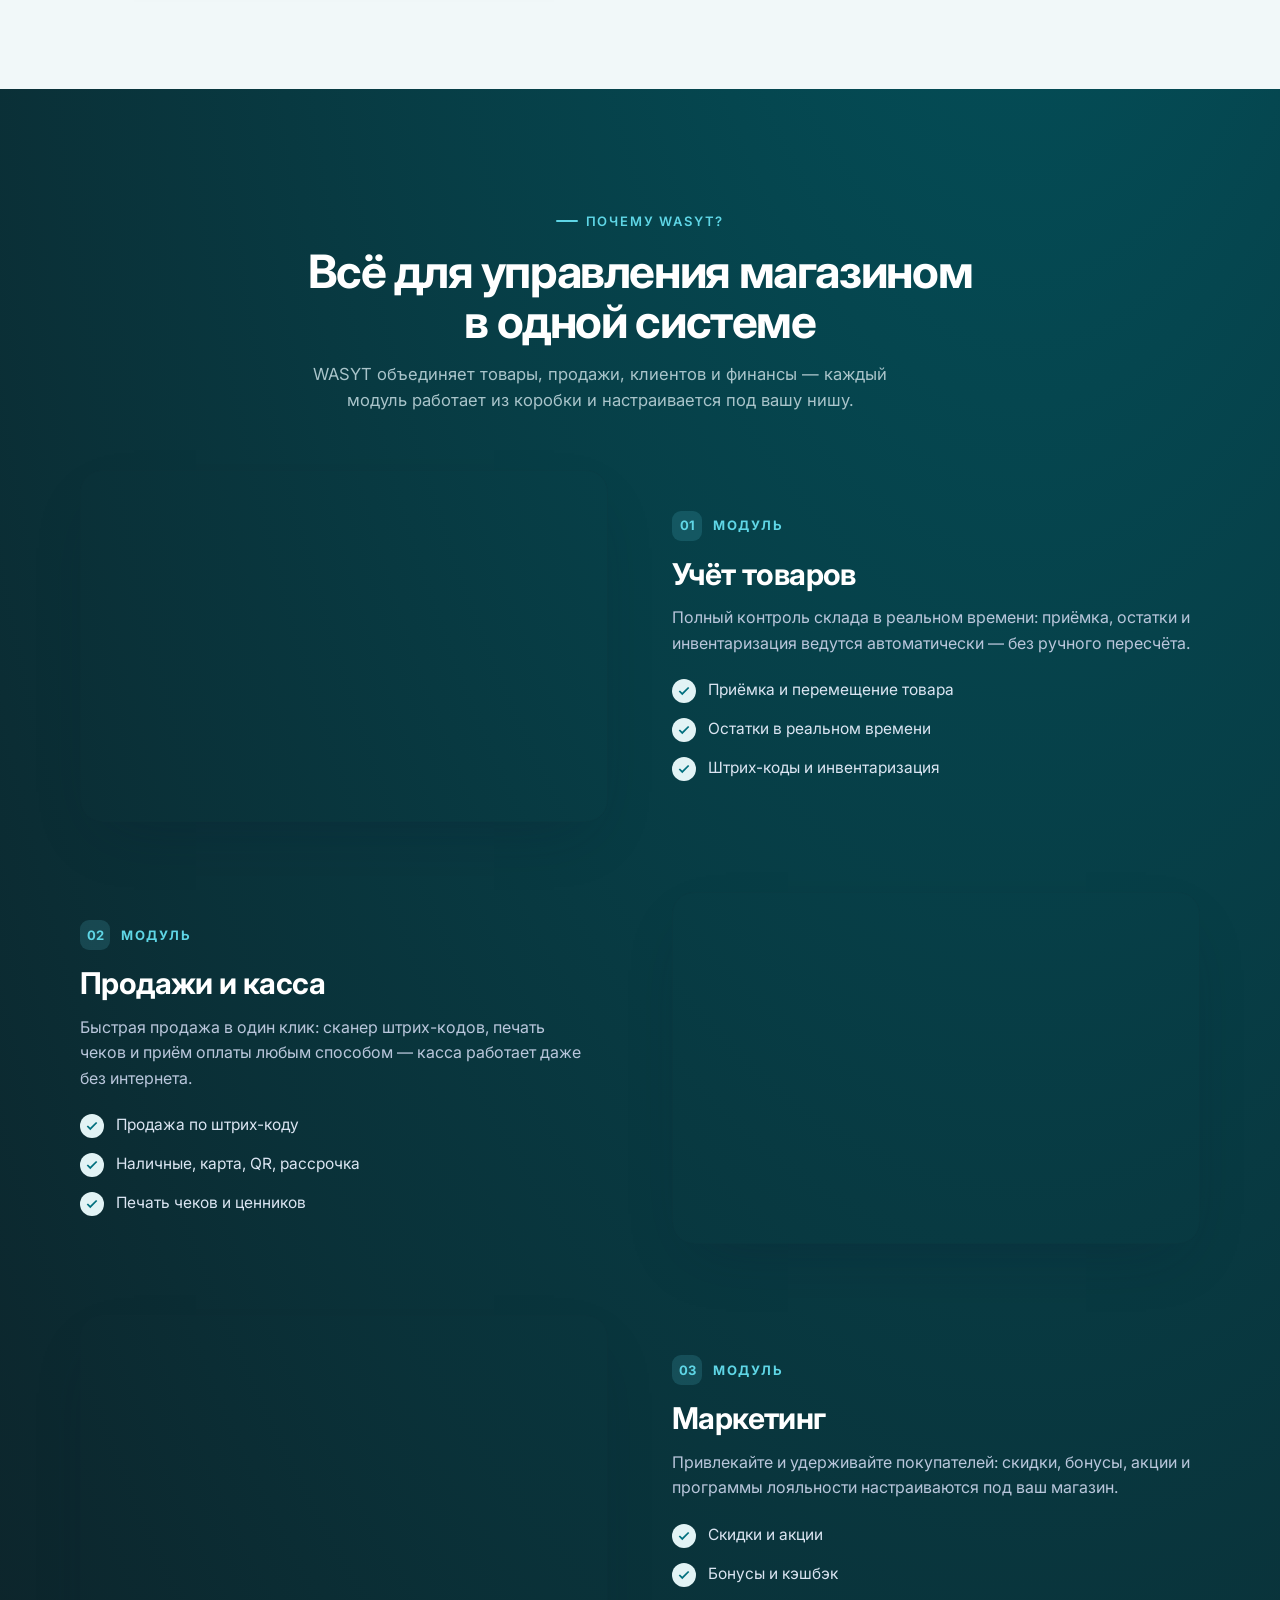
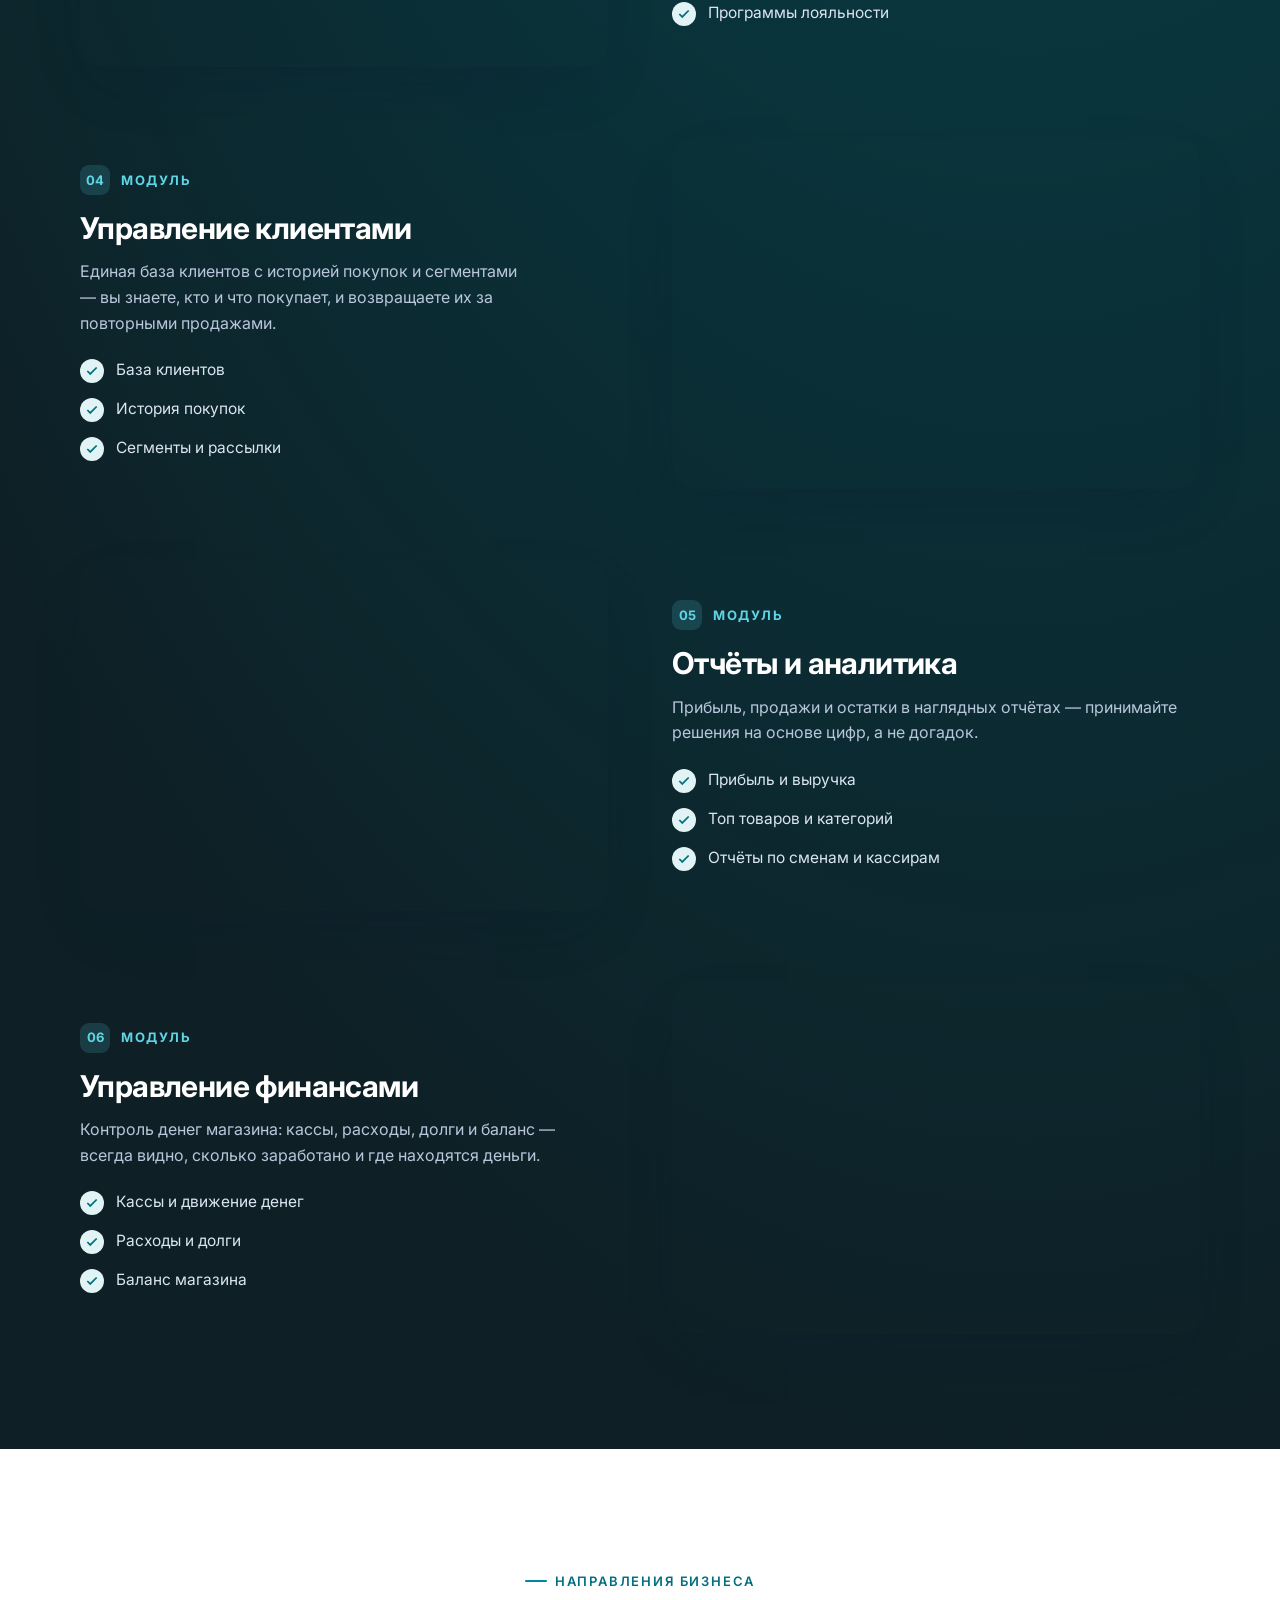
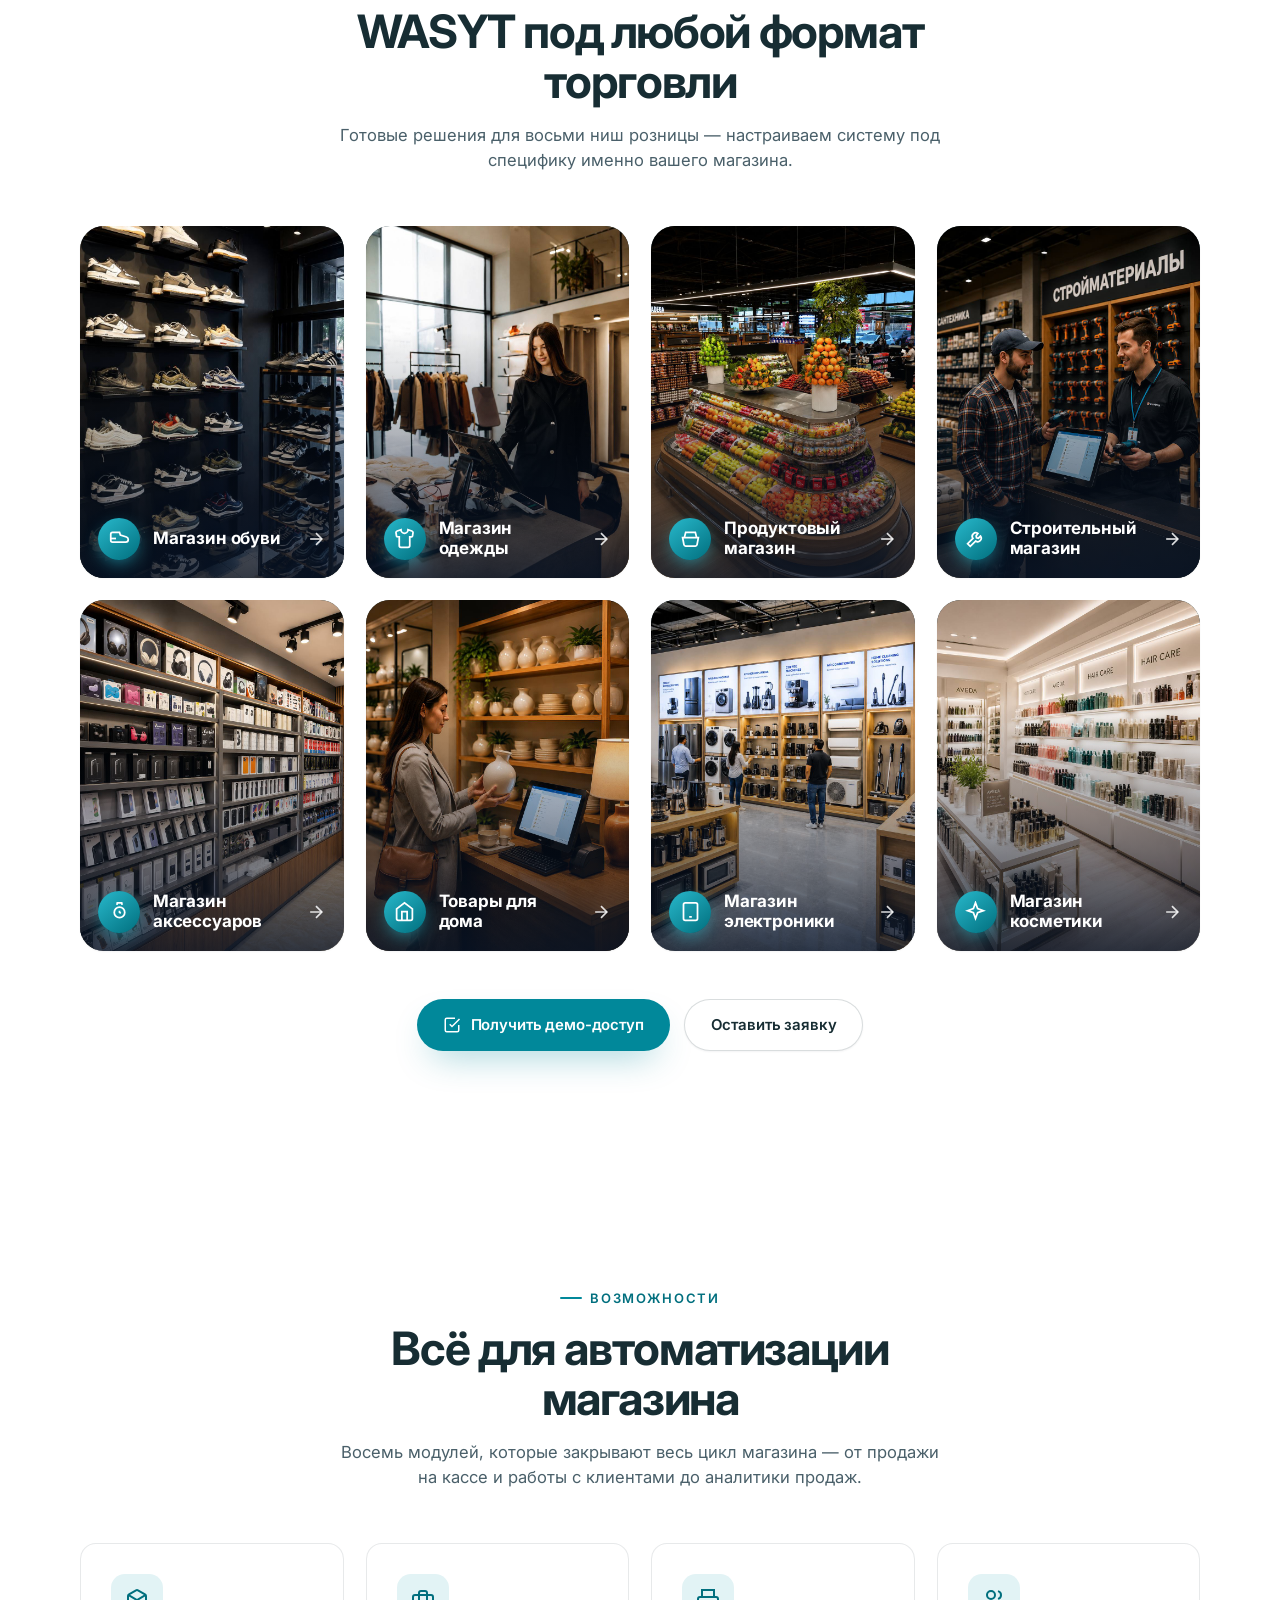
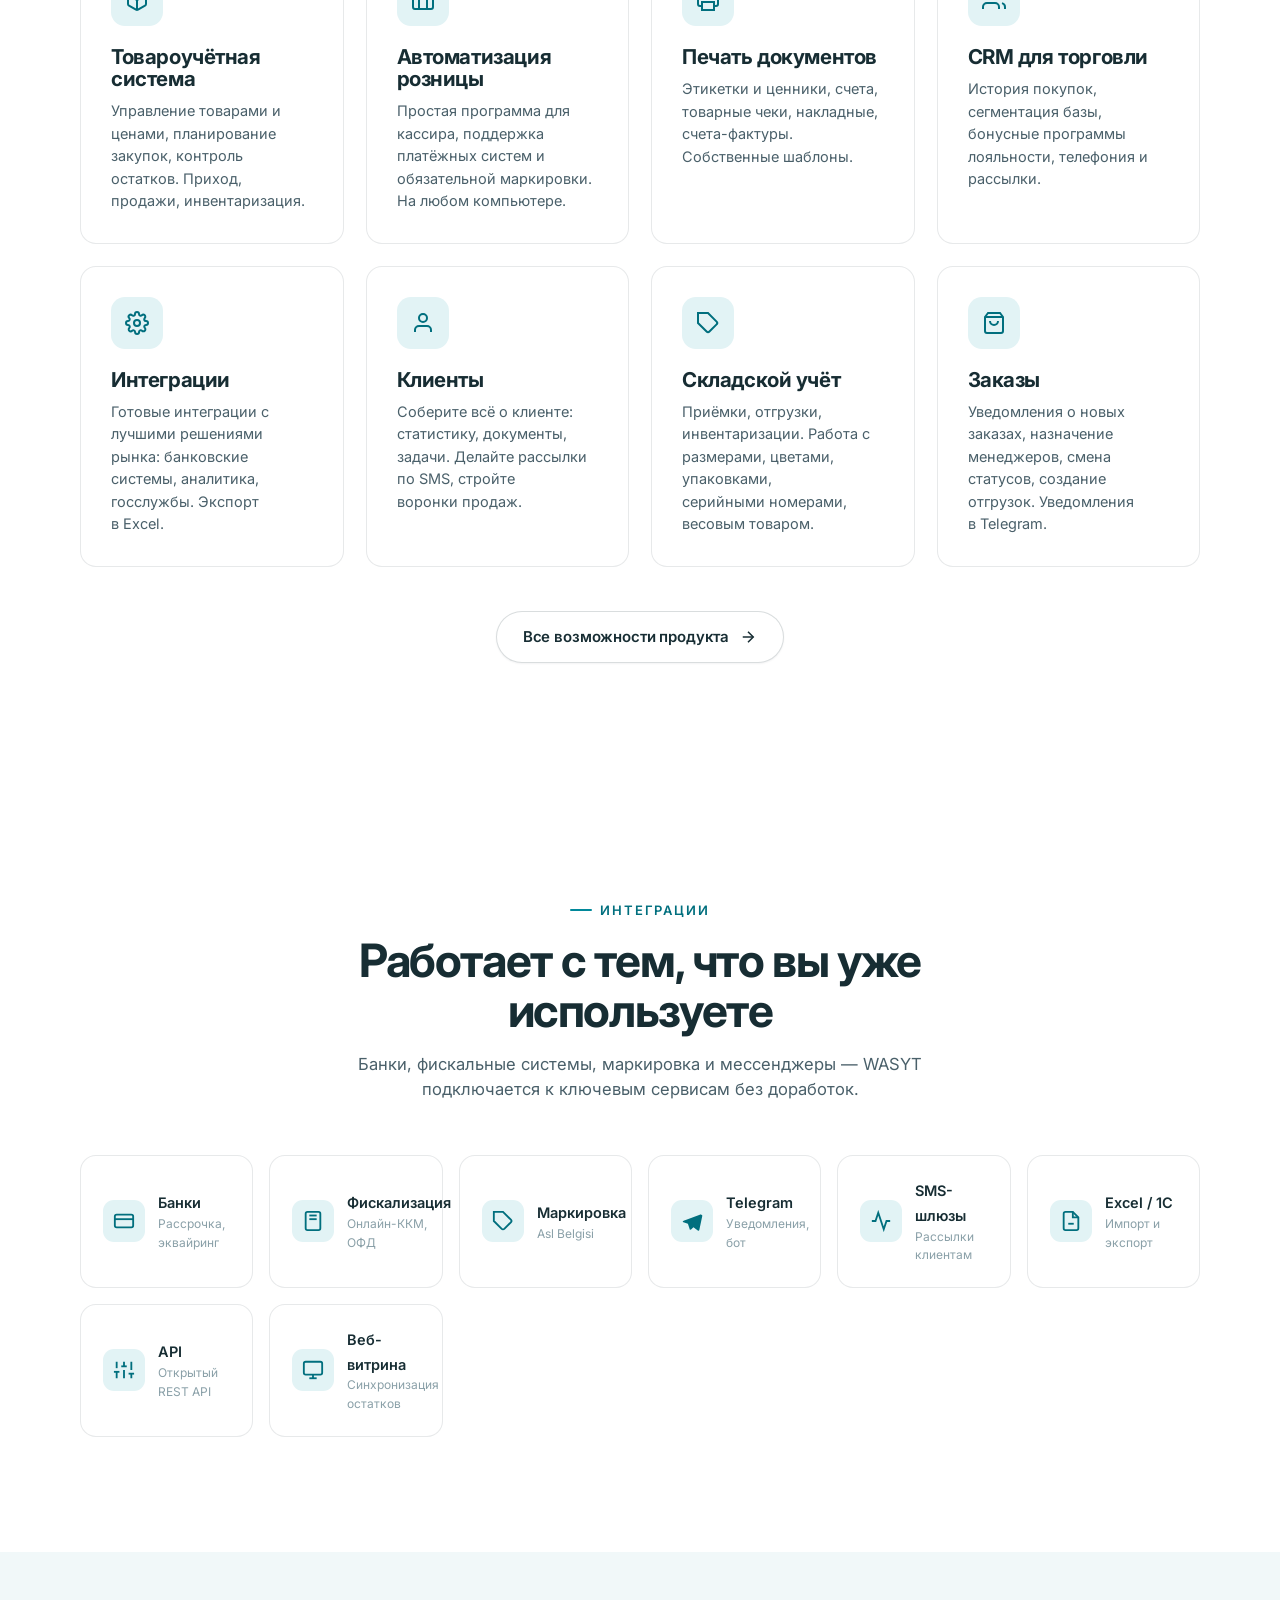
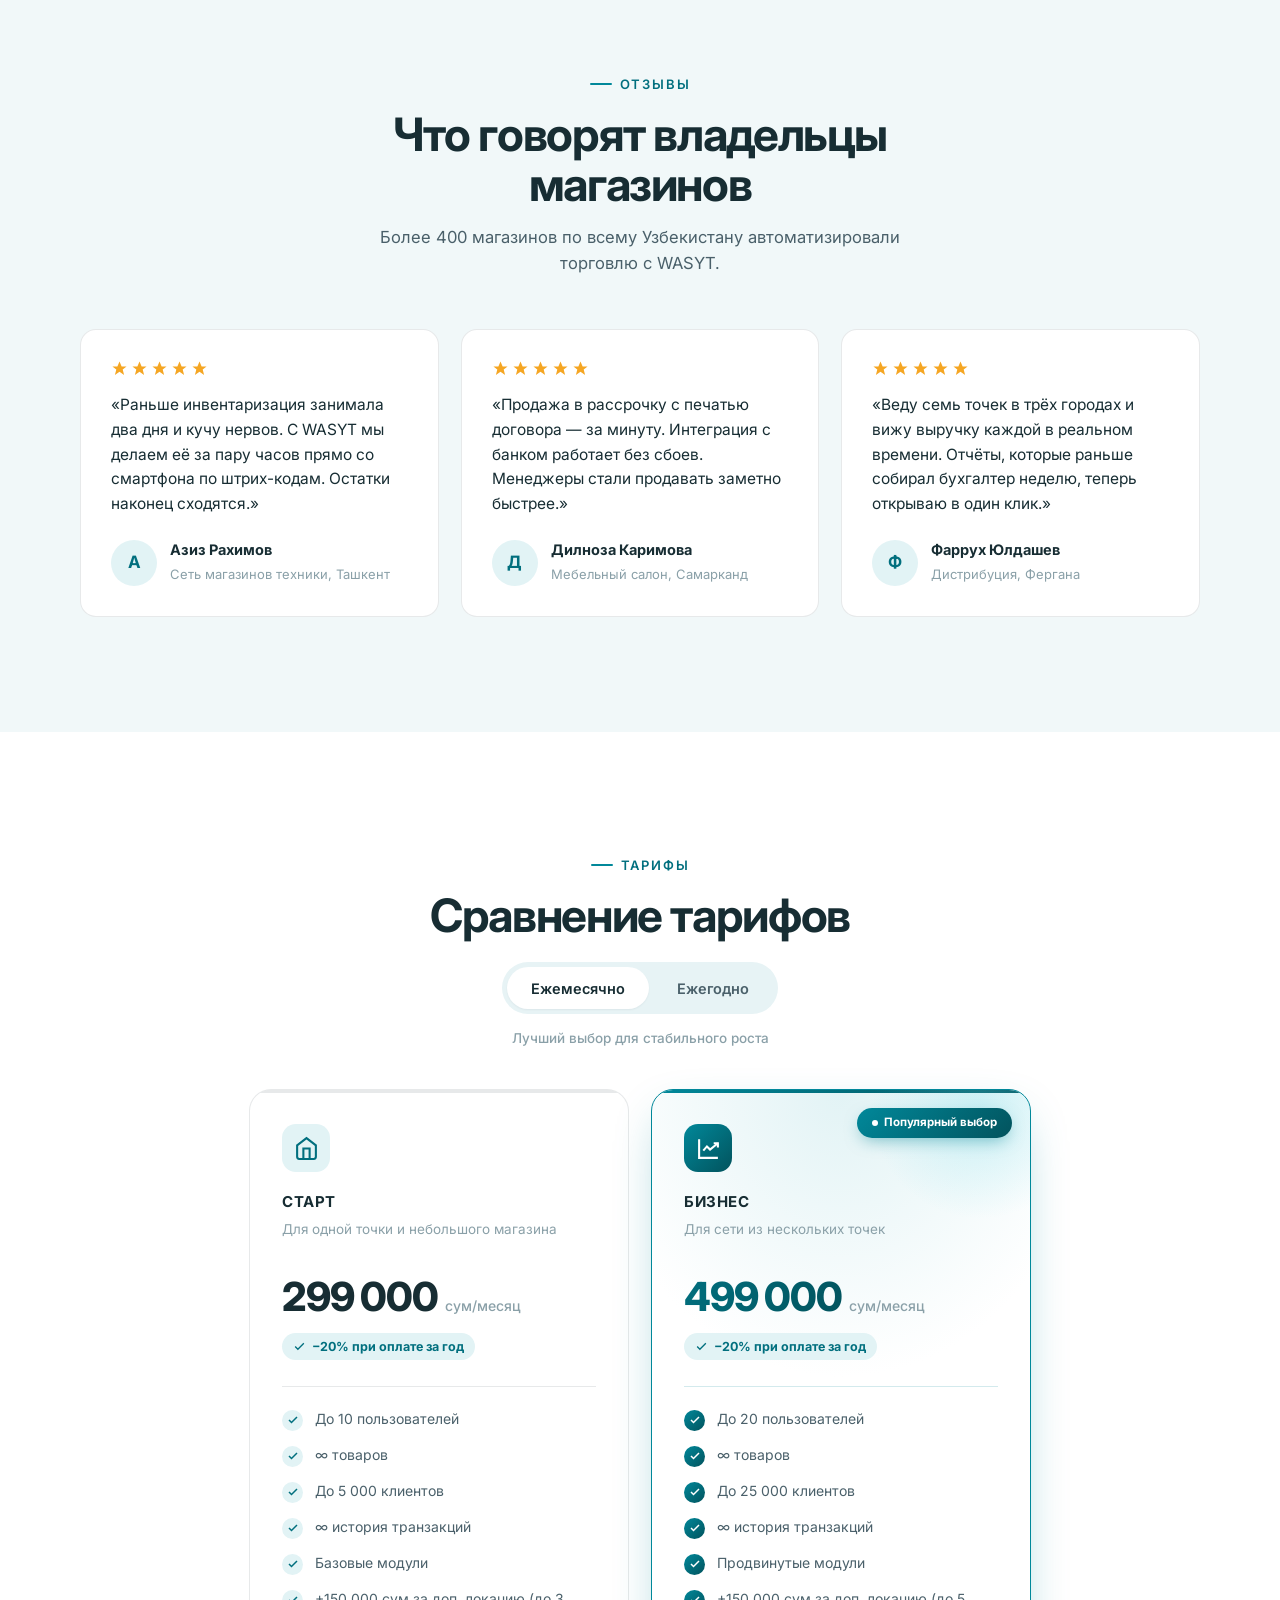
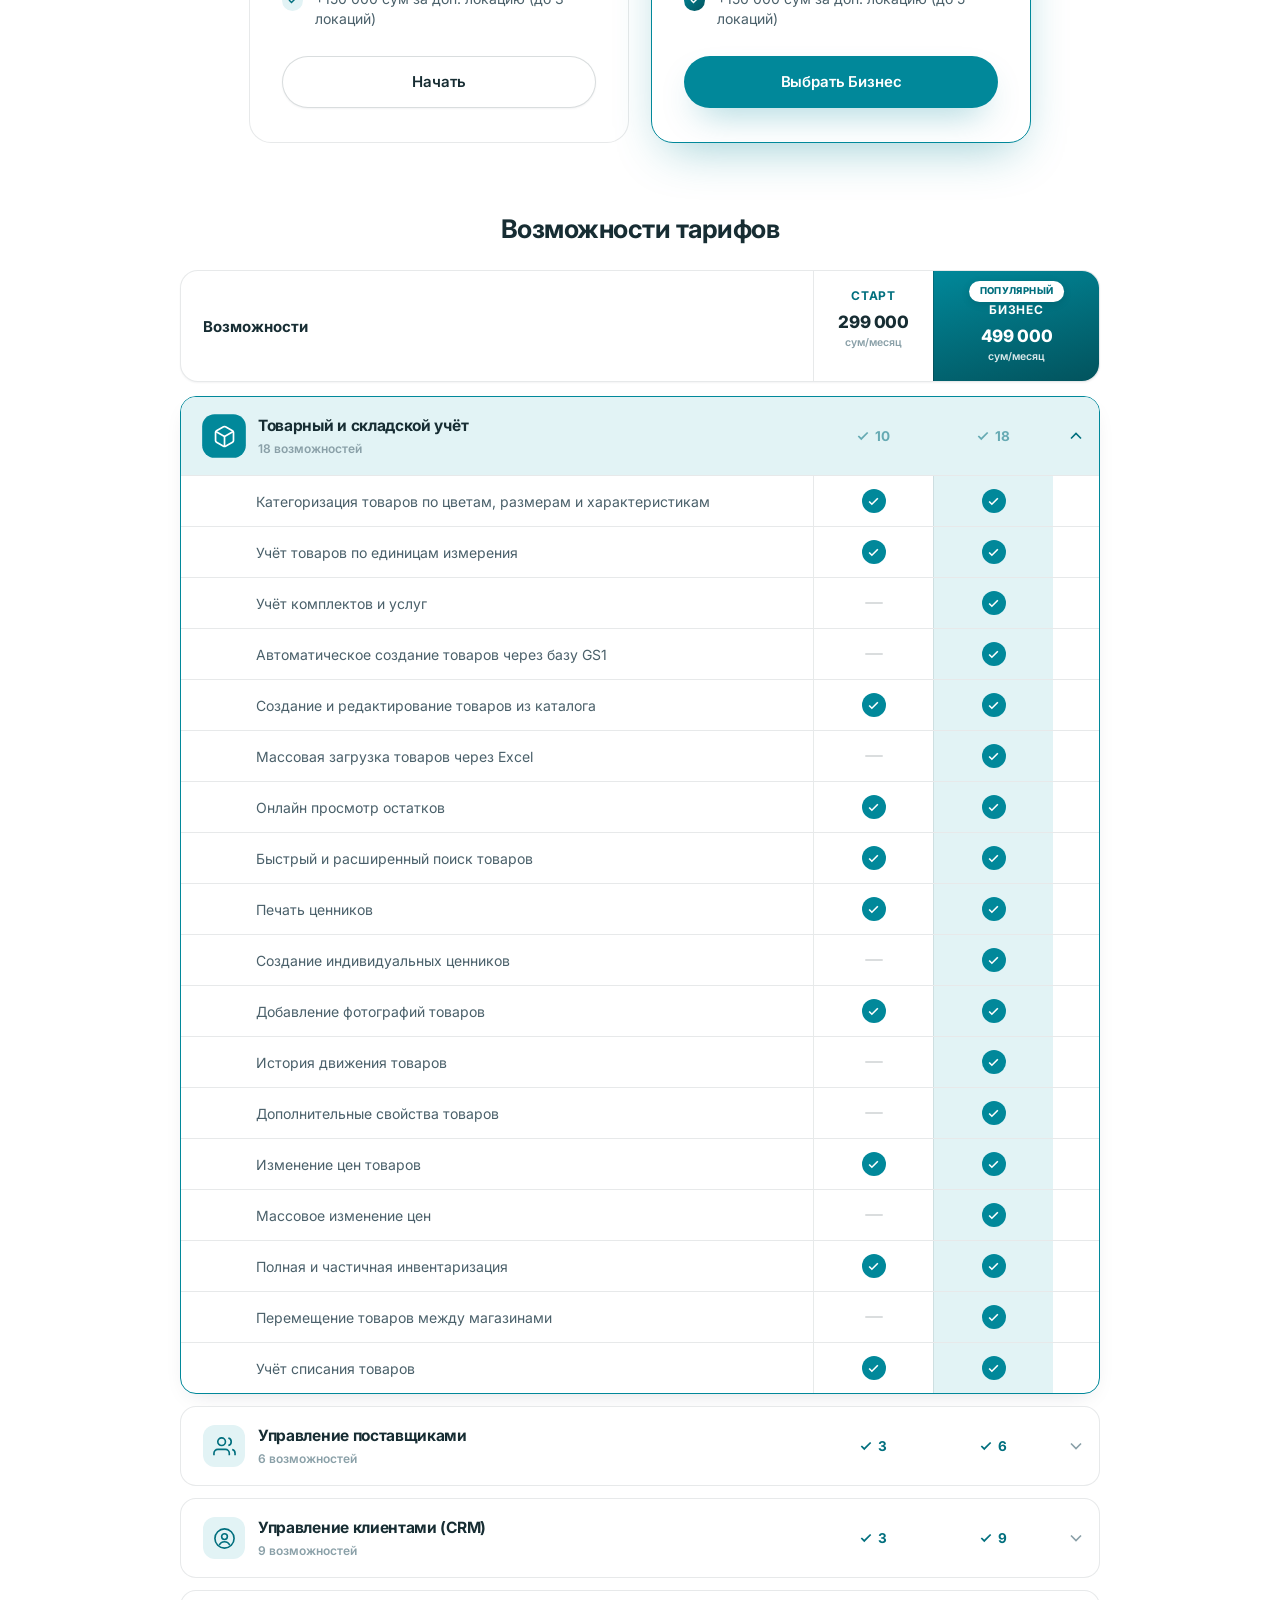
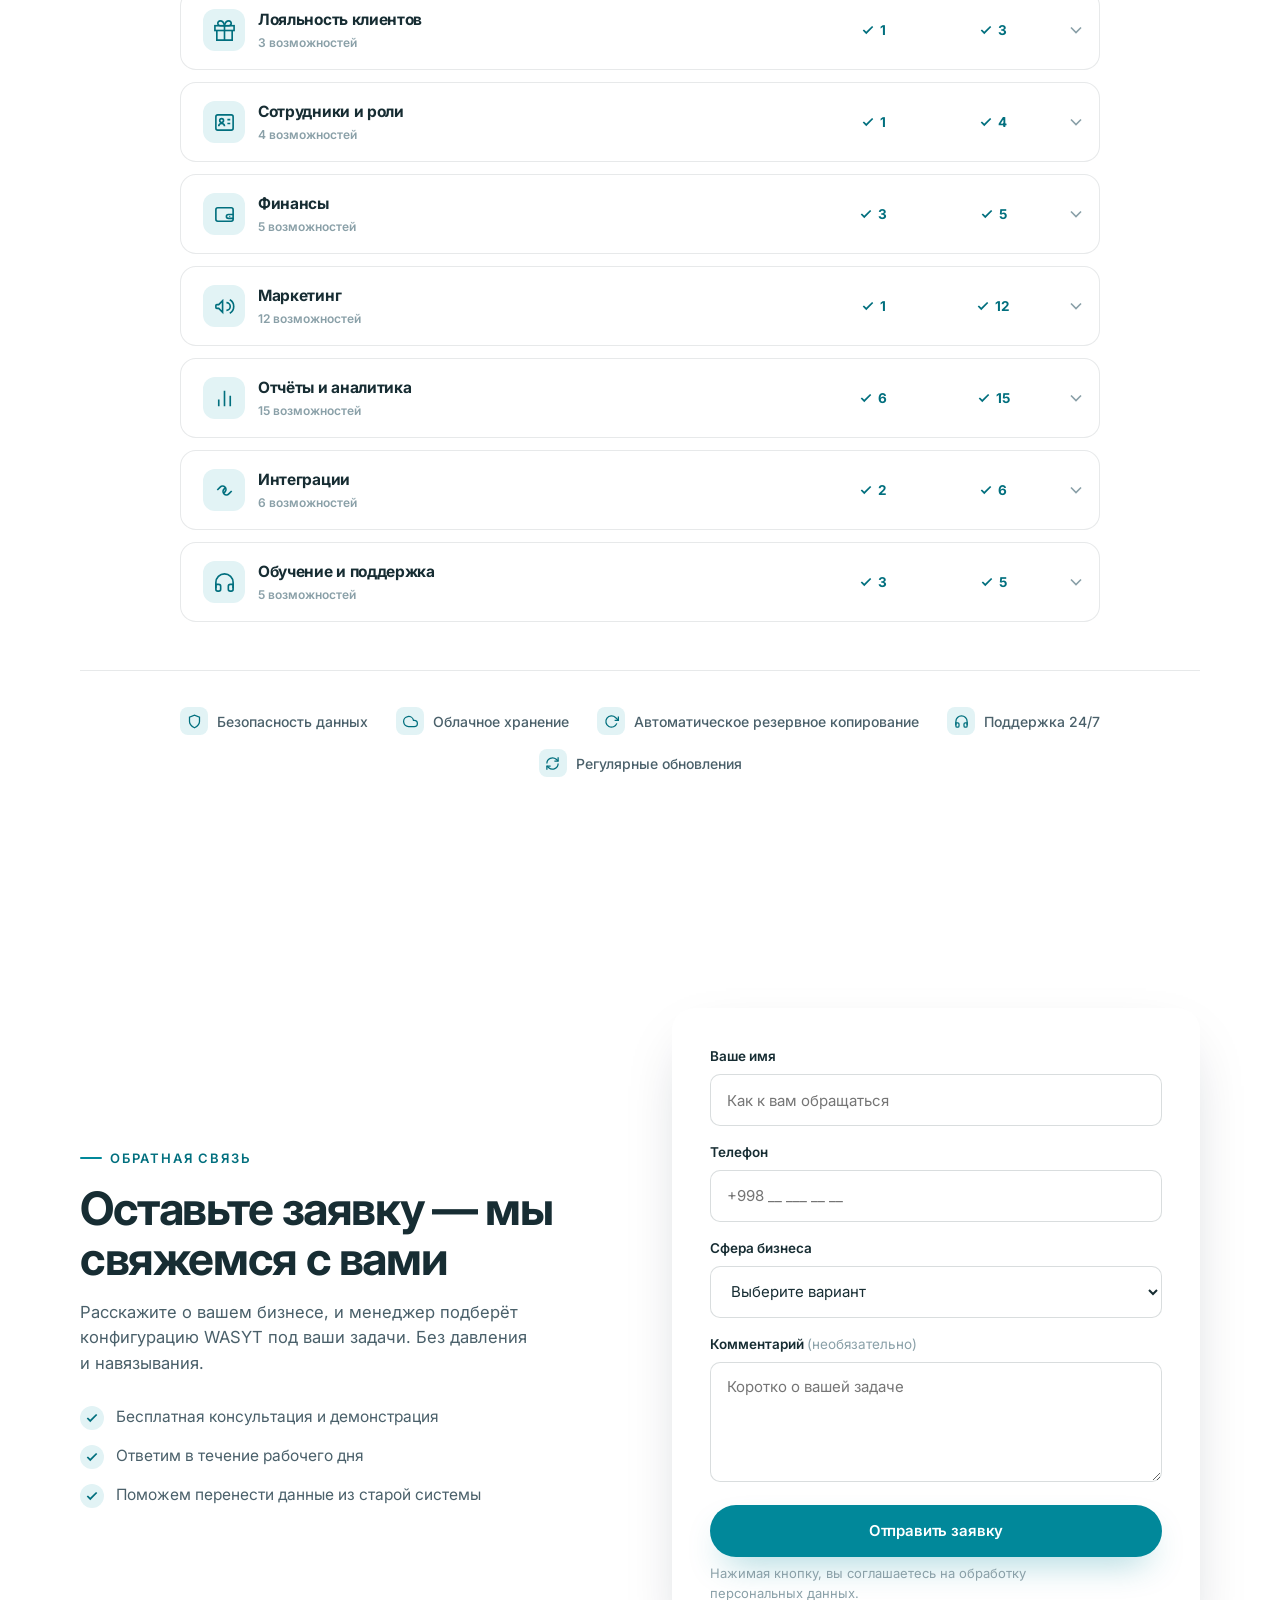
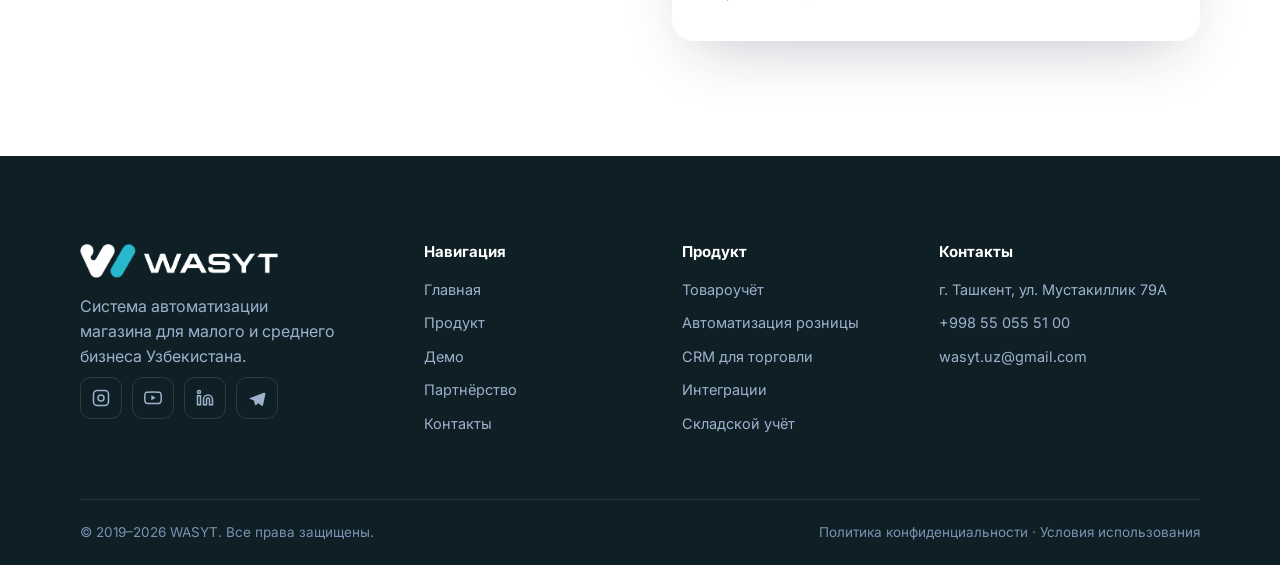
<file: index-reference.html>
<!DOCTYPE html>
<html lang="ru">
<head>
<meta charset="UTF-8">
<meta name="viewport" content="width=device-width, initial-scale=1.0">
<title>WASYT — Система автоматизации магазина для малого и среднего бизнеса</title>
<meta name="description" content="WASYT — система автоматизации магазина: касса, продажи, складской учёт, CRM и аналитика в одной системе. Автоматизация розничной торговли в Узбекистане.">
<link rel="stylesheet" href="assets/css/site.css">
<link rel="icon" type="image/png" sizes="32x32" href="assets/img/favicon-32.png">
<link rel="icon" type="image/png" sizes="256x256" href="assets/img/favicon.png">
<link rel="apple-touch-icon" href="assets/img/apple-touch-icon.png">
<link rel="preconnect" href="https://fonts.googleapis.com">
<link rel="preconnect" href="https://fonts.gstatic.com" crossorigin>
<link href="https://fonts.googleapis.com/css2?family=Caveat:wght@600;700&display=swap" rel="stylesheet">
<script>document.documentElement.classList.add('pre');</script>
</head>
<body>

<!-- ===== HEADER ===== -->
<header class="site-header">
  <div class="wrap nav">
    <a class="brand" href="index.html">
      <img class="logo" src="assets/img/wasyt-logo-dark.png" alt="WASYT">
    </a>
    <nav class="nav-links">
      <div class="nav-drop wide2">
        <button class="nav-drop-btn" type="button">Решения<svg class="dc" viewBox="0 0 24 24" fill="none" stroke="currentColor" stroke-width="2"><path d="M6 9l6 6 6-6"/></svg></button>
        <div class="nav-drop-menu">
          <a href="product.html"><span class="di"><svg viewBox="0 0 24 24" fill="none" stroke="currentColor" stroke-width="2"><path d="M2 7v7a2 2 0 0 0 2 2h15a3 3 0 0 0 3-3c0-1.3-.8-2.2-2-2.7L13 8l-1-3H4a2 2 0 0 0-2 2z"/><path d="M2 12h6"/></svg></span><span class="dt"><b>Магазин обуви</b></span></a>
          <a href="product.html"><span class="di"><svg viewBox="0 0 24 24" fill="none" stroke="currentColor" stroke-width="2"><path d="M20.38 3.46L16 2a4 4 0 0 1-8 0L3.62 3.46a2 2 0 0 0-1.34 2.23l.58 3.47a1 1 0 0 0 .99.84H6v10a2 2 0 0 0 2 2h8a2 2 0 0 0 2-2V10h2.15a1 1 0 0 0 .99-.84l.58-3.47a2 2 0 0 0-1.34-2.23z"/></svg></span><span class="dt"><b>Магазин одежды</b></span></a>
          <a href="product.html"><span class="di"><svg viewBox="0 0 24 24" fill="none" stroke="currentColor" stroke-width="2"><path d="M5 11l1.5-6h11L19 11"/><path d="M3 11h18l-1.5 8a2 2 0 0 1-2 1.6H6.5a2 2 0 0 1-2-1.6z"/></svg></span><span class="dt"><b>Продуктовый магазин</b></span></a>
          <a href="product.html"><span class="di"><svg viewBox="0 0 24 24" fill="none" stroke="currentColor" stroke-width="2"><path d="M14.7 6.3a4 4 0 0 0-5.6 5.6L3 18l3 3 6.1-6.1a4 4 0 0 0 5.6-5.6l-2.4 2.4-2.1-.5-.5-2.1z"/></svg></span><span class="dt"><b>Строительный магазин</b></span></a>
          <a href="product.html"><span class="di"><svg viewBox="0 0 24 24" fill="none" stroke="currentColor" stroke-width="2"><path d="M12 7a6 6 0 1 0 0 12 6 6 0 0 0 0-12z"/><path d="M12 11v2l1.5 1"/><path d="M9 4.5L9.5 2h5l.5 2.5"/></svg></span><span class="dt"><b>Магазин аксессуаров</b></span></a>
          <a href="product.html"><span class="di"><svg viewBox="0 0 24 24" fill="none" stroke="currentColor" stroke-width="2"><path d="M3 9l9-7 9 7v11a2 2 0 0 1-2 2H5a2 2 0 0 1-2-2z"/><path d="M9 22V12h6v10"/></svg></span><span class="dt"><b>Товары для дома</b></span></a>
          <a href="product.html"><span class="di"><svg viewBox="0 0 24 24" fill="none" stroke="currentColor" stroke-width="2"><path d="M6 2h12a2 2 0 0 1 2 2v16a2 2 0 0 1-2 2H6a2 2 0 0 1-2-2V4a2 2 0 0 1 2-2z"/><path d="M10.5 18h3"/></svg></span><span class="dt"><b>Магазин электроники</b></span></a>
          <a href="product.html"><span class="di"><svg viewBox="0 0 24 24" fill="none" stroke="currentColor" stroke-width="2"><path d="M12 2l2.4 6.6L21 11l-6.6 2.4L12 20l-2.4-6.6L3 11l6.6-2.4z"/></svg></span><span class="dt"><b>Магазин косметики</b></span></a>
        </div>
      </div>
      <a href="index.html#why">Почему WASYT</a>
      <a href="index.html#pricing">Цена</a>
      <a href="shop.html">Оборудование</a>
      <div class="nav-drop">
        <button class="nav-drop-btn" type="button">Компания<svg class="dc" viewBox="0 0 24 24" fill="none" stroke="currentColor" stroke-width="2"><path d="M6 9l6 6 6-6"/></svg></button>
        <div class="nav-drop-menu">
          <a href="partners.html"><span class="di"><svg viewBox="0 0 24 24" fill="none" stroke="currentColor" stroke-width="2"><path d="M17 21v-2a4 4 0 0 0-4-4H5a4 4 0 0 0-4 4v2"/><circle cx="9" cy="7" r="4"/><path d="M23 21v-2a4 4 0 0 0-3-3.87"/><path d="M16 3.13a4 4 0 0 1 0 7.75"/></svg></span><span class="dt"><b>Партнёрство</b></span></a>
          <a href="contacts.html"><span class="di"><svg viewBox="0 0 24 24" fill="none" stroke="currentColor" stroke-width="2"><path d="M22 16.92v3a2 2 0 0 1-2.18 2 19.79 19.79 0 0 1-8.63-3.07 19.5 19.5 0 0 1-6-6 19.79 19.79 0 0 1-3.07-8.67A2 2 0 0 1 4.11 2h3a2 2 0 0 1 2 1.72c.13.96.36 1.9.7 2.81a2 2 0 0 1-.45 2.11L8.09 9.91a16 16 0 0 0 6 6l1.27-1.27a2 2 0 0 1 2.11-.45c.91.34 1.85.57 2.81.7A2 2 0 0 1 22 16.92z"/></svg></span><span class="dt"><b>Контакты</b></span></a>
          <a href="demo.html"><span class="di"><svg viewBox="0 0 24 24" fill="none" stroke="currentColor" stroke-width="2"><polygon points="5 3 19 12 5 21 5 3"/></svg></span><span class="dt"><b>Демо</b></span></a>
        </div>
      </div>
    </nav>
    <div class="nav-right">
      <div class="lang">
        <button class="lang-btn"><span class="cur">RU</span><svg class="chev" viewBox="0 0 24 24" fill="none" stroke="currentColor" stroke-width="2"><path d="M6 9l6 6 6-6"/></svg></button>
        <div class="lang-menu">
          <a href="#" data-lang="ru" class="active">🇷🇺 Русский</a>
          <a href="#" data-lang="uz">🇺🇿 O'zbek</a>
          <a href="#" data-lang="en">🇬🇧 English</a>
        </div>
      </div>
      <button class="btn btn-primary btn-sm" data-open-demo>
        <svg viewBox="0 0 24 24" fill="none" stroke="currentColor" stroke-width="2"><path d="M9 11l3 3L22 4"/><path d="M21 12v7a2 2 0 0 1-2 2H5a2 2 0 0 1-2-2V5a2 2 0 0 1 2-2h11"/></svg>
        Демо-доступ
      </button>
      <button class="cart-btn" data-open-cart aria-label="Корзина"><svg viewBox="0 0 24 24" fill="none" stroke="currentColor" stroke-width="2"><circle cx="9" cy="21" r="1"/><circle cx="20" cy="21" r="1"/><path d="M1 1h4l2.68 13.39a2 2 0 0 0 2 1.61h9.72a2 2 0 0 0 2-1.61L23 6H6"/></svg><span class="badge">0</span></button>
      <button class="burger" aria-label="Меню"><span></span><span></span><span></span></button>
    </div>
  </div>
</header>

<!-- mobile menu -->
<div class="mobile-menu">
  <button class="m-close" aria-label="Закрыть" type="button"><svg viewBox="0 0 24 24" fill="none" stroke="currentColor" stroke-width="2"><path d="M6 6l12 12M18 6L6 18"/></svg></button>
  <div class="mlabel">Решения</div>
  <div class="msub">
    <a class="msub-a" href="product.html">Магазин одежды</a>
    <a class="msub-a" href="product.html">Магазин обуви</a>
    <a class="msub-a" href="product.html">Продуктовый магазин</a>
    <a class="msub-a" href="product.html">Строительный магазин</a>
    <a class="msub-a" href="product.html">Магазин косметики</a>
    <a class="msub-a" href="product.html">Магазин аксессуаров</a>
    <a class="msub-a" href="product.html">Магазин электроники</a>
    <a class="msub-a" href="product.html">Товары для дома</a>
  </div>
  <a href="index.html#why">Почему WASYT</a>
  <a href="index.html#pricing">Цена</a>
  <a href="shop.html">Оборудование</a>
  <a href="partners.html">Партнёрство</a>
  <a href="contacts.html">Контакты</a>
  <a href="demo.html">Демо</a>
  <button class="btn btn-primary" data-open-demo>Получить демо-доступ</button>
</div>

<!-- ===== HERO ===== -->
<section class="hero">
  <span class="blob a"></span><span class="blob b"></span>
  <div class="wrap hero-grid">
    <div class="hero-copy">
      <span class="hero-badge" data-reveal><span class="dot"></span>Автоматизация магазина</span>
      <h1 data-reveal data-d="1">Умная автоматизация магазинов <span class="rot-word" id="rotWord" data-no-i18n>одежды</span></h1>
      <p class="lead" data-reveal data-d="2">Продажи, касса, склад, клиенты и финансы — в одной понятной системе WASYT. Настраивается под вашу нишу и работает на любом устройстве.</p>
      <div class="hero-cta" data-reveal data-d="3">
        <button class="btn btn-primary" data-open-demo>
          <svg viewBox="0 0 24 24" fill="none" stroke="currentColor" stroke-width="2"><path d="M9 11l3 3L22 4"/><path d="M21 12v7a2 2 0 0 1-2 2H5a2 2 0 0 1-2-2V5a2 2 0 0 1 2-2h11"/></svg>
          Получить демо-доступ
        </button>
        <a href="contacts.html" class="btn btn-ghost">Оставить заявку</a>
      </div>
      <div class="hero-trust" data-reveal data-d="4" style="display:flex;align-items:center;gap:18px;margin-top:26px;flex-wrap:wrap">
        <div style="display:flex;align-items:center;gap:8px;font-size:14px;color:var(--body);font-weight:500"><span style="width:22px;height:22px;border-radius:50%;background:#1f9d5b;color:#fff;display:grid;place-items:center"><svg viewBox="0 0 24 24" fill="none" stroke="currentColor" stroke-width="3" style="width:13px;height:13px"><polyline points="20 6 9 17 4 12"/></svg></span>7 дней бесплатно</div>
      </div>
    </div>
    <div class="hero-figure" data-reveal data-d="2">
      <div class="hero-mascot hero-carousel">
        <span class="glow"></span>
        <span class="ring r2"></span>
        <span class="ring"></span>
        <div class="hero-stage" id="heroStage">
          <img class="hslide active" data-cat="clothing"    src="assets/img/hero/clothing.png"    alt="WASYT — автоматизация магазина одежды">
          <img class="hslide" data-cat="shoes"       src="assets/img/hero/shoes.png"       alt="WASYT — автоматизация магазина обуви">
          <img class="hslide" data-cat="electronics" src="assets/img/hero/electronics.png" alt="WASYT — автоматизация магазина электроники">
          <img class="hslide" data-cat="cosmetics"   src="assets/img/hero/cosmetics.png"   alt="WASYT — автоматизация магазина косметики">
          <img class="hslide" data-cat="accessories" src="assets/img/hero/accessories.png" alt="WASYT — автоматизация магазина аксессуаров">
        </div>
        <div class="chip c1">
          <span class="ic"><svg viewBox="0 0 24 24" fill="none" stroke="currentColor" stroke-width="2"><line x1="12" y1="20" x2="12" y2="10"/><line x1="18" y1="20" x2="18" y2="4"/><line x1="6" y1="20" x2="6" y2="16"/></svg></span>
          <div><b>+38%</b><span>к скорости продаж</span></div>
        </div>
        <div class="chip c2" id="catChip">
          <span class="ic" id="catIcon"><svg viewBox="0 0 24 24" fill="none" stroke="currentColor" stroke-width="2"><path d="M20.38 3.46L16 2a4 4 0 0 1-8 0L3.62 3.46a2 2 0 0 0-1.34 2.23l.58 3.47a1 1 0 0 0 .99.84H6v10a2 2 0 0 0 2 2h8a2 2 0 0 0 2-2V10h2.15a1 1 0 0 0 .99-.84l.58-3.47a2 2 0 0 0-1.34-2.23z"/></svg></span>
          <div><b id="catLabel" data-no-i18n>Магазин одежды</b><span>автоматизация под нишу</span></div>
        </div>
      </div>
    </div>
  </div>
</section>

<!-- ===== TRUST STRIP ===== -->
<section style="padding:clamp(28px,4vw,40px) 0;border-block:1px solid var(--line);background:#fff">
  <div class="wrap trust" data-reveal>
    <div class="rating">
      <div class="stars">
        <svg viewBox="0 0 24 24" fill="currentColor"><polygon points="12 2 15 9 22 9 16.5 13.5 18.5 21 12 16.5 5.5 21 7.5 13.5 2 9 9 9"/></svg>
        <svg viewBox="0 0 24 24" fill="currentColor"><polygon points="12 2 15 9 22 9 16.5 13.5 18.5 21 12 16.5 5.5 21 7.5 13.5 2 9 9 9"/></svg>
        <svg viewBox="0 0 24 24" fill="currentColor"><polygon points="12 2 15 9 22 9 16.5 13.5 18.5 21 12 16.5 5.5 21 7.5 13.5 2 9 9 9"/></svg>
        <svg viewBox="0 0 24 24" fill="currentColor"><polygon points="12 2 15 9 22 9 16.5 13.5 18.5 21 12 16.5 5.5 21 7.5 13.5 2 9 9 9"/></svg>
        <svg viewBox="0 0 24 24" fill="currentColor"><polygon points="12 2 15 9 22 9 16.5 13.5 18.5 21 12 16.5 5.5 21 7.5 13.5 2 9 9 9"/></svg>
      </div>
      <div class="rt">4.9 / 5<small>Средняя оценка клиентов</small></div>
    </div>
    <div class="trust-divider"></div>
    <div class="trust-logos">
      <span>RETAIL&nbsp;CO</span><span>AUTO&nbsp;HUB</span><span>MEBEL+</span><span>TECH&nbsp;STORE</span><span>MARKET&nbsp;UZ</span><span>BUILD&nbsp;PRO</span>
    </div>
  </div>
</section>

<!-- ===== WHAT IS WASYT ===== -->
<section class="section" id="why" style="background:var(--surface)">
  <div class="wrap split">
    <div class="split-media" data-reveal>
      <div class="scene-frame">
        <video class="scene-video" src="assets/video/wasyt-scene-new.mp4" autoplay muted loop playsinline preload="auto" aria-label="WASYT — анимация"></video>
      </div>
    </div>
    <div data-reveal data-d="1">
      <span class="eyebrow">О продукте</span>
      <h2 style="margin:16px 0 18px">Что такое WASYT?</h2>
      <p class="lead" style="margin-bottom:16px">WASYT — это система автоматизации магазина: быстрая касса, продажи, работа с клиентами и полная аналитика торговли в реальном времени. Каждая продажа фиксируется, а остатки обновляются автоматически.</p>
      <p style="margin-bottom:24px">Продавайте быстрее со сканером и штрих-кодами, принимайте оплату наличными, картой или по QR, печатайте чеки и ценники — а складской учёт ведётся сам в фоновом режиме.</p>
      <ul class="checks">
        <li><span class="tick"><svg viewBox="0 0 24 24" fill="none" stroke="currentColor" stroke-width="3"><polyline points="20 6 9 17 4 12"/></svg></span>Быстрая касса и продажи по штрих-коду</li>
        <li><span class="tick"><svg viewBox="0 0 24 24" fill="none" stroke="currentColor" stroke-width="3"><polyline points="20 6 9 17 4 12"/></svg></span>Приём оплаты: наличные, карта, QR, рассрочка</li>
        <li><span class="tick"><svg viewBox="0 0 24 24" fill="none" stroke="currentColor" stroke-width="3"><polyline points="20 6 9 17 4 12"/></svg></span>Аналитика продаж и выручки магазина</li>
      </ul>
    </div>
  </div>
</section>

<!-- ===== FOR WHOM (dark band) ===== -->
<section class="section band-dark">
  <span class="blob a" style="opacity:.18"></span>
  <div class="wrap">
    <div class="feat-head" data-reveal>
      <span class="eyebrow">Почему WASYT?</span>
      <h2 style="margin:16px 0 16px">Всё для управления магазином в одной системе</h2>
      <p class="lead">WASYT объединяет товары, продажи, клиентов и финансы — каждый модуль работает из коробки и настраивается под вашу нишу.</p>
    </div>
  </div>

  <!-- 01 Учёт товаров -->
  <div class="wrap split feat-row">
    <div class="split-media" data-reveal>
      <div class="scene-frame feat-vid">
        <video src="assets/video/uchet.mp4" autoplay loop muted playsinline preload="metadata"></video>
      </div>
    </div>
    <div data-reveal data-d="1">
      <span class="feat-eyebrow"><i>01</i>Модуль</span>
      <h3 class="feat-title">Учёт товаров</h3>
      <p class="feat-desc">Полный контроль склада в реальном времени: приёмка, остатки и инвентаризация ведутся автоматически — без ручного пересчёта.</p>
      <ul class="checks dark">
        <li><span class="tick"><svg viewBox="0 0 24 24" fill="none" stroke="currentColor" stroke-width="3"><polyline points="20 6 9 17 4 12"/></svg></span>Приёмка и перемещение товара</li>
        <li><span class="tick"><svg viewBox="0 0 24 24" fill="none" stroke="currentColor" stroke-width="3"><polyline points="20 6 9 17 4 12"/></svg></span>Остатки в реальном времени</li>
        <li><span class="tick"><svg viewBox="0 0 24 24" fill="none" stroke="currentColor" stroke-width="3"><polyline points="20 6 9 17 4 12"/></svg></span>Штрих-коды и инвентаризация</li>
      </ul>
    </div>
  </div>

  <!-- 02 Продажи и касса -->
  <div class="wrap split rev feat-row">
    <div class="split-media" data-reveal>
      <div class="scene-frame feat-vid">
        <video src="assets/video/prodazhi-kassa.mp4" autoplay loop muted playsinline preload="metadata"></video>
      </div>
    </div>
    <div>
      <span class="feat-eyebrow"><i>02</i>Модуль</span>
      <h3 class="feat-title">Продажи и касса</h3>
      <p class="feat-desc">Быстрая продажа в один клик: сканер штрих-кодов, печать чеков и приём оплаты любым способом — касса работает даже без интернета.</p>
      <ul class="checks dark">
        <li><span class="tick"><svg viewBox="0 0 24 24" fill="none" stroke="currentColor" stroke-width="3"><polyline points="20 6 9 17 4 12"/></svg></span>Продажа по штрих-коду</li>
        <li><span class="tick"><svg viewBox="0 0 24 24" fill="none" stroke="currentColor" stroke-width="3"><polyline points="20 6 9 17 4 12"/></svg></span>Наличные, карта, QR, рассрочка</li>
        <li><span class="tick"><svg viewBox="0 0 24 24" fill="none" stroke="currentColor" stroke-width="3"><polyline points="20 6 9 17 4 12"/></svg></span>Печать чеков и ценников</li>
      </ul>
    </div>
  </div>

  <!-- 03 Маркетинг -->
  <div class="wrap split feat-row">
    <div class="split-media" data-reveal>
      <div class="scene-frame feat-vid">
        <video src="assets/video/marketing.mp4" autoplay loop muted playsinline preload="metadata"></video>
      </div>
    </div>
    <div data-reveal data-d="1">
      <span class="feat-eyebrow"><i>03</i>Модуль</span>
      <h3 class="feat-title">Маркетинг</h3>
      <p class="feat-desc">Привлекайте и удерживайте покупателей: скидки, бонусы, акции и программы лояльности настраиваются под ваш магазин.</p>
      <ul class="checks dark">
        <li><span class="tick"><svg viewBox="0 0 24 24" fill="none" stroke="currentColor" stroke-width="3"><polyline points="20 6 9 17 4 12"/></svg></span>Скидки и акции</li>
        <li><span class="tick"><svg viewBox="0 0 24 24" fill="none" stroke="currentColor" stroke-width="3"><polyline points="20 6 9 17 4 12"/></svg></span>Бонусы и кэшбэк</li>
        <li><span class="tick"><svg viewBox="0 0 24 24" fill="none" stroke="currentColor" stroke-width="3"><polyline points="20 6 9 17 4 12"/></svg></span>Программы лояльности</li>
      </ul>
    </div>
  </div>

  <!-- 04 Управление клиентами -->
  <div class="wrap split rev feat-row">
    <div class="split-media" data-reveal>
      <div class="scene-frame feat-vid">
        <video src="assets/video/crm.mp4" autoplay loop muted playsinline preload="metadata"></video>
      </div>
    </div>
    <div data-reveal data-d="1">
      <span class="feat-eyebrow"><i>04</i>Модуль</span>
      <h3 class="feat-title">Управление клиентами</h3>
      <p class="feat-desc">Единая база клиентов с историей покупок и сегментами — вы знаете, кто и что покупает, и возвращаете их за повторными продажами.</p>
      <ul class="checks dark">
        <li><span class="tick"><svg viewBox="0 0 24 24" fill="none" stroke="currentColor" stroke-width="3"><polyline points="20 6 9 17 4 12"/></svg></span>База клиентов</li>
        <li><span class="tick"><svg viewBox="0 0 24 24" fill="none" stroke="currentColor" stroke-width="3"><polyline points="20 6 9 17 4 12"/></svg></span>История покупок</li>
        <li><span class="tick"><svg viewBox="0 0 24 24" fill="none" stroke="currentColor" stroke-width="3"><polyline points="20 6 9 17 4 12"/></svg></span>Сегменты и рассылки</li>
      </ul>
    </div>
  </div>

  <!-- 05 Отчёты и аналитика -->
  <div class="wrap split feat-row">
    <div class="split-media" data-reveal>
      <div class="scene-frame feat-vid">
        <video src="assets/video/otchet.mp4" autoplay loop muted playsinline preload="metadata"></video>
      </div>
    </div>
    <div data-reveal data-d="1">
      <span class="feat-eyebrow"><i>05</i>Модуль</span>
      <h3 class="feat-title">Отчёты и аналитика</h3>
      <p class="feat-desc">Прибыль, продажи и остатки в наглядных отчётах — принимайте решения на основе цифр, а не догадок.</p>
      <ul class="checks dark">
        <li><span class="tick"><svg viewBox="0 0 24 24" fill="none" stroke="currentColor" stroke-width="3"><polyline points="20 6 9 17 4 12"/></svg></span>Прибыль и выручка</li>
        <li><span class="tick"><svg viewBox="0 0 24 24" fill="none" stroke="currentColor" stroke-width="3"><polyline points="20 6 9 17 4 12"/></svg></span>Топ товаров и категорий</li>
        <li><span class="tick"><svg viewBox="0 0 24 24" fill="none" stroke="currentColor" stroke-width="3"><polyline points="20 6 9 17 4 12"/></svg></span>Отчёты по сменам и кассирам</li>
      </ul>
    </div>
  </div>

  <!-- 06 Управление финансами -->
  <div class="wrap split rev feat-row">
    <div class="split-media" data-reveal>
      <div class="scene-frame feat-vid">
        <video src="assets/video/finance.mp4" autoplay loop muted playsinline preload="metadata"></video>
      </div>
    </div>
    <div data-reveal data-d="1">
      <span class="feat-eyebrow"><i>06</i>Модуль</span>
      <h3 class="feat-title">Управление финансами</h3>
      <p class="feat-desc">Контроль денег магазина: кассы, расходы, долги и баланс — всегда видно, сколько заработано и где находятся деньги.</p>
      <ul class="checks dark">
        <li><span class="tick"><svg viewBox="0 0 24 24" fill="none" stroke="currentColor" stroke-width="3"><polyline points="20 6 9 17 4 12"/></svg></span>Кассы и движение денег</li>
        <li><span class="tick"><svg viewBox="0 0 24 24" fill="none" stroke="currentColor" stroke-width="3"><polyline points="20 6 9 17 4 12"/></svg></span>Расходы и долги</li>
        <li><span class="tick"><svg viewBox="0 0 24 24" fill="none" stroke="currentColor" stroke-width="3"><polyline points="20 6 9 17 4 12"/></svg></span>Баланс магазина</li>
      </ul>
    </div>
  </div>
</section>

<!-- ===== НАПРАВЛЕНИЯ БИЗНЕСА ===== -->
<section class="section" id="directions">
  <div class="wrap">
    <div class="center" style="max-width:680px;margin:0 auto 52px" data-reveal>
      <span class="eyebrow">Направления бизнеса</span>
      <h2 style="margin:16px 0 16px">WASYT под любой формат торговли</h2>
      <p class="lead">Готовые решения для восьми ниш розницы — настраиваем систему под специфику именно вашего магазина.</p>
    </div>
    <div class="dirsec">
      <a class="dircard" href="product.html" data-reveal><img src="assets/img/directions/shoes.jpg" alt="WASYT — автоматизация магазина обуви"><span class="veil"></span><span class="bar"><span class="ic"><svg viewBox="0 0 24 24" fill="none" stroke="currentColor" stroke-width="2"><path d="M2 7v7a2 2 0 0 0 2 2h15a3 3 0 0 0 3-3c0-1.3-.8-2.2-2-2.7L13 8l-1-3H4a2 2 0 0 0-2 2z"/><path d="M2 12h6"/></svg></span><b>Магазин обуви</b><svg class="ar" viewBox="0 0 24 24" fill="none" stroke="currentColor" stroke-width="2"><line x1="5" y1="12" x2="19" y2="12"/><polyline points="12 5 19 12 12 19"/></svg></span></a>
      <a class="dircard" href="product.html" data-reveal data-d="1"><img src="assets/img/directions/clothing.jpg" alt="WASYT — автоматизация магазина одежды"><span class="veil"></span><span class="bar"><span class="ic"><svg viewBox="0 0 24 24" fill="none" stroke="currentColor" stroke-width="2"><path d="M20.38 3.46L16 2a4 4 0 0 1-8 0L3.62 3.46a2 2 0 0 0-1.34 2.23l.58 3.47a1 1 0 0 0 .99.84H6v10a2 2 0 0 0 2 2h8a2 2 0 0 0 2-2V10h2.15a1 1 0 0 0 .99-.84l.58-3.47a2 2 0 0 0-1.34-2.23z"/></svg></span><b>Магазин одежды</b><svg class="ar" viewBox="0 0 24 24" fill="none" stroke="currentColor" stroke-width="2"><line x1="5" y1="12" x2="19" y2="12"/><polyline points="12 5 19 12 12 19"/></svg></span></a>
      <a class="dircard" href="product.html" data-reveal data-d="2"><img src="assets/img/directions/grocery.jpg" alt="WASYT — автоматизация продуктового магазина"><span class="veil"></span><span class="bar"><span class="ic"><svg viewBox="0 0 24 24" fill="none" stroke="currentColor" stroke-width="2"><path d="M5 11l1.5-6h11L19 11"/><path d="M3 11h18l-1.5 8a2 2 0 0 1-2 1.6H6.5a2 2 0 0 1-2-1.6z"/></svg></span><b>Продуктовый магазин</b><svg class="ar" viewBox="0 0 24 24" fill="none" stroke="currentColor" stroke-width="2"><line x1="5" y1="12" x2="19" y2="12"/><polyline points="12 5 19 12 12 19"/></svg></span></a>
      <a class="dircard" href="product.html" data-reveal data-d="3"><img src="assets/img/directions/build.jpg" alt="WASYT — автоматизация строительного магазина"><span class="veil"></span><span class="bar"><span class="ic"><svg viewBox="0 0 24 24" fill="none" stroke="currentColor" stroke-width="2"><path d="M14.7 6.3a4 4 0 0 0-5.6 5.6L3 18l3 3 6.1-6.1a4 4 0 0 0 5.6-5.6l-2.4 2.4-2.1-.5-.5-2.1z"/></svg></span><b>Строительный магазин</b><svg class="ar" viewBox="0 0 24 24" fill="none" stroke="currentColor" stroke-width="2"><line x1="5" y1="12" x2="19" y2="12"/><polyline points="12 5 19 12 12 19"/></svg></span></a>
      <a class="dircard" href="product.html" data-reveal><img src="assets/img/directions/accessories.jpg" alt="WASYT — автоматизация магазина аксессуаров"><span class="veil"></span><span class="bar"><span class="ic"><svg viewBox="0 0 24 24" fill="none" stroke="currentColor" stroke-width="2"><path d="M12 7a6 6 0 1 0 0 12 6 6 0 0 0 0-12z"/><path d="M12 11v2l1.5 1"/><path d="M9 4.5L9.5 2h5l.5 2.5"/></svg></span><b>Магазин аксессуаров</b><svg class="ar" viewBox="0 0 24 24" fill="none" stroke="currentColor" stroke-width="2"><line x1="5" y1="12" x2="19" y2="12"/><polyline points="12 5 19 12 12 19"/></svg></span></a>
      <a class="dircard" href="product.html" data-reveal data-d="1"><img src="assets/img/directions/home.jpg" alt="WASYT — автоматизация магазина товаров для дома"><span class="veil"></span><span class="bar"><span class="ic"><svg viewBox="0 0 24 24" fill="none" stroke="currentColor" stroke-width="2"><path d="M3 9l9-7 9 7v11a2 2 0 0 1-2 2H5a2 2 0 0 1-2-2z"/><path d="M9 22V12h6v10"/></svg></span><b>Товары для дома</b><svg class="ar" viewBox="0 0 24 24" fill="none" stroke="currentColor" stroke-width="2"><line x1="5" y1="12" x2="19" y2="12"/><polyline points="12 5 19 12 12 19"/></svg></span></a>
      <a class="dircard" href="product.html" data-reveal data-d="2"><img src="assets/img/directions/electronics.jpg" alt="WASYT — автоматизация магазина электроники"><span class="veil"></span><span class="bar"><span class="ic"><svg viewBox="0 0 24 24" fill="none" stroke="currentColor" stroke-width="2"><path d="M6 2h12a2 2 0 0 1 2 2v16a2 2 0 0 1-2 2H6a2 2 0 0 1-2-2V4a2 2 0 0 1 2-2z"/><path d="M10.5 18h3"/></svg></span><b>Магазин электроники</b><svg class="ar" viewBox="0 0 24 24" fill="none" stroke="currentColor" stroke-width="2"><line x1="5" y1="12" x2="19" y2="12"/><polyline points="12 5 19 12 12 19"/></svg></span></a>
      <a class="dircard" href="product.html" data-reveal data-d="3"><img src="assets/img/directions/cosmetics.jpg" alt="WASYT — автоматизация магазина косметики"><span class="veil"></span><span class="bar"><span class="ic"><svg viewBox="0 0 24 24" fill="none" stroke="currentColor" stroke-width="2"><path d="M12 2l2.4 6.6L21 11l-6.6 2.4L12 20l-2.4-6.6L3 11l6.6-2.4z"/></svg></span><b>Магазин косметики</b><svg class="ar" viewBox="0 0 24 24" fill="none" stroke="currentColor" stroke-width="2"><line x1="5" y1="12" x2="19" y2="12"/><polyline points="12 5 19 12 12 19"/></svg></span></a>
    </div>
    <div class="center" style="margin-top:48px;display:flex;gap:14px;justify-content:center;flex-wrap:wrap" data-reveal>
      <button class="btn btn-primary" data-open-demo>
        <svg viewBox="0 0 24 24" fill="none" stroke="currentColor" stroke-width="2"><path d="M9 11l3 3L22 4"/><path d="M21 12v7a2 2 0 0 1-2 2H5a2 2 0 0 1-2-2V5a2 2 0 0 1 2-2h11"/></svg>
        Получить демо-доступ
      </button>
      <a href="contacts.html" class="btn btn-ghost">Оставить заявку</a>
    </div>
  </div>
</section>

<!-- ===== FEATURES TEASER ===== -->
<section class="section" id="solutions">
  <div class="wrap">
    <div class="center" style="max-width:680px;margin:0 auto 52px" data-reveal>
      <span class="eyebrow">Возможности</span>
      <h2 style="margin:16px 0 16px">Всё для автоматизации магазина</h2>
      <p class="lead">Восемь модулей, которые закрывают весь цикл магазина — от продажи на кассе и работы с клиентами до аналитики продаж.</p>
    </div>
    <div class="grid cols-4">
      <div class="card" data-reveal>
        <div class="ico"><svg viewBox="0 0 24 24" fill="none" stroke="currentColor" stroke-width="2"><path d="M21 16V8a2 2 0 0 0-1-1.73l-7-4a2 2 0 0 0-2 0l-7 4A2 2 0 0 0 3 8v8a2 2 0 0 0 1 1.73l7 4a2 2 0 0 0 2 0l7-4A2 2 0 0 0 21 16z"/><polyline points="3.27 6.96 12 12.01 20.73 6.96"/><line x1="12" y1="22.08" x2="12" y2="12"/></svg></div>
        <h3>Товароучётная система</h3>
        <p>Управление товарами и ценами, планирование закупок, контроль остатков. Приход, продажи, инвентаризация.</p>
      </div>
      <div class="card" data-reveal data-d="1">
        <div class="ico"><svg viewBox="0 0 24 24" fill="none" stroke="currentColor" stroke-width="2"><rect x="2" y="7" width="20" height="14" rx="2"/><path d="M16 21V5a2 2 0 0 0-2-2h-4a2 2 0 0 0-2 2v16"/></svg></div>
        <h3>Автоматизация розницы</h3>
        <p>Простая программа для кассира, поддержка платёжных систем и обязательной маркировки. На любом компьютере.</p>
      </div>
      <div class="card" data-reveal data-d="2">
        <div class="ico"><svg viewBox="0 0 24 24" fill="none" stroke="currentColor" stroke-width="2"><polyline points="6 9 6 2 18 2 18 9"/><path d="M6 18H4a2 2 0 0 1-2-2v-5a2 2 0 0 1 2-2h16a2 2 0 0 1 2 2v5a2 2 0 0 1-2 2h-2"/><rect x="6" y="14" width="12" height="8"/></svg></div>
        <h3>Печать документов</h3>
        <p>Этикетки и ценники, счета, товарные чеки, накладные, счета-фактуры. Собственные шаблоны.</p>
      </div>
      <div class="card" data-reveal data-d="3">
        <div class="ico"><svg viewBox="0 0 24 24" fill="none" stroke="currentColor" stroke-width="2"><path d="M17 21v-2a4 4 0 0 0-4-4H5a4 4 0 0 0-4 4v2"/><circle cx="9" cy="7" r="4"/><path d="M23 21v-2a4 4 0 0 0-3-3.87"/><path d="M16 3.13a4 4 0 0 1 0 7.75"/></svg></div>
        <h3>CRM для торговли</h3>
        <p>История покупок, сегментация базы, бонусные программы лояльности, телефония и рассылки.</p>
      </div>
      <div class="card" data-reveal>
        <div class="ico"><svg viewBox="0 0 24 24" fill="none" stroke="currentColor" stroke-width="2"><circle cx="12" cy="12" r="3"/><path d="M19.4 15a1.65 1.65 0 0 0 .33 1.82l.06.06a2 2 0 1 1-2.83 2.83l-.06-.06a1.65 1.65 0 0 0-1.82-.33 1.65 1.65 0 0 0-1 1.51V21a2 2 0 0 1-4 0v-.09A1.65 1.65 0 0 0 9 19.4a1.65 1.65 0 0 0-1.82.33l-.06.06a2 2 0 1 1-2.83-2.83l.06-.06a1.65 1.65 0 0 0 .33-1.82 1.65 1.65 0 0 0-1.51-1H3a2 2 0 0 1 0-4h.09A1.65 1.65 0 0 0 4.6 9a1.65 1.65 0 0 0-.33-1.82l-.06-.06a2 2 0 1 1 2.83-2.83l.06.06a1.65 1.65 0 0 0 1.82.33H9a1.65 1.65 0 0 0 1-1.51V3a2 2 0 0 1 4 0v.09a1.65 1.65 0 0 0 1 1.51 1.65 1.65 0 0 0 1.82-.33l.06-.06a2 2 0 1 1 2.83 2.83l-.06.06a1.65 1.65 0 0 0-.33 1.82V9a1.65 1.65 0 0 0 1.51 1H21a2 2 0 0 1 0 4h-.09a1.65 1.65 0 0 0-1.51 1z"/></svg></div>
        <h3>Интеграции</h3>
        <p>Готовые интеграции с лучшими решениями рынка: банковские системы, аналитика, госслужбы. Экспорт в Excel.</p>
      </div>
      <div class="card" data-reveal data-d="1">
        <div class="ico"><svg viewBox="0 0 24 24" fill="none" stroke="currentColor" stroke-width="2"><path d="M20 21v-2a4 4 0 0 0-4-4H8a4 4 0 0 0-4 4v2"/><circle cx="12" cy="7" r="4"/></svg></div>
        <h3>Клиенты</h3>
        <p>Соберите всё о клиенте: статистику, документы, задачи. Делайте рассылки по SMS, стройте воронки продаж.</p>
      </div>
      <div class="card" data-reveal data-d="2">
        <div class="ico"><svg viewBox="0 0 24 24" fill="none" stroke="currentColor" stroke-width="2"><path d="M20.59 13.41l-7.17 7.17a2 2 0 0 1-2.83 0L2 12V2h10l8.59 8.59a2 2 0 0 1 0 2.82z"/><line x1="7" y1="7" x2="7.01" y2="7"/></svg></div>
        <h3>Складской учёт</h3>
        <p>Приёмки, отгрузки, инвентаризации. Работа с размерами, цветами, упаковками, серийными номерами, весовым товаром.</p>
      </div>
      <div class="card" data-reveal data-d="3">
        <div class="ico"><svg viewBox="0 0 24 24" fill="none" stroke="currentColor" stroke-width="2"><path d="M6 2L3 6v14a2 2 0 0 0 2 2h14a2 2 0 0 0 2-2V6l-3-4z"/><line x1="3" y1="6" x2="21" y2="6"/><path d="M16 10a4 4 0 0 1-8 0"/></svg></div>
        <h3>Заказы</h3>
        <p>Уведомления о новых заказах, назначение менеджеров, смена статусов, создание отгрузок. Уведомления в Telegram.</p>
      </div>
    </div>
    <div class="center" style="margin-top:44px" data-reveal>
      <a href="product.html" class="btn btn-ghost">Все возможности продукта
        <svg viewBox="0 0 24 24" fill="none" stroke="currentColor" stroke-width="2"><line x1="5" y1="12" x2="19" y2="12"/><polyline points="12 5 19 12 12 19"/></svg>
      </a>
    </div>
  </div>
</section>

<!-- ===== INTEGRATIONS ===== -->
<section class="section">
  <div class="wrap">
    <div class="center" style="max-width:640px;margin:0 auto 52px" data-reveal>
      <span class="eyebrow">Интеграции</span>
      <h2 style="margin:16px 0 16px">Работает с тем, что вы уже используете</h2>
      <p class="lead">Банки, фискальные системы, маркировка и мессенджеры — WASYT подключается к ключевым сервисам без доработок.</p>
    </div>
    <div class="integ" data-reveal>
      <div class="cell"><span class="bx"><svg viewBox="0 0 24 24" fill="none" stroke="currentColor" stroke-width="2"><rect x="2" y="5" width="20" height="14" rx="2"/><line x1="2" y1="10" x2="22" y2="10"/></svg></span><div><b>Банки</b><span>Рассрочка, эквайринг</span></div></div>
      <div class="cell"><span class="bx"><svg viewBox="0 0 24 24" fill="none" stroke="currentColor" stroke-width="2"><rect x="4" y="2" width="16" height="20" rx="2"/><line x1="8" y1="6" x2="16" y2="6"/><line x1="8" y1="10" x2="16" y2="10"/></svg></span><div><b>Фискализация</b><span>Онлайн-ККМ, ОФД</span></div></div>
      <div class="cell"><span class="bx"><svg viewBox="0 0 24 24" fill="none" stroke="currentColor" stroke-width="2"><path d="M20.59 13.41l-7.17 7.17a2 2 0 0 1-2.83 0L2 12V2h10l8.59 8.59a2 2 0 0 1 0 2.82z"/><line x1="7" y1="7" x2="7.01" y2="7"/></svg></span><div><b>Маркировка</b><span>Asl Belgisi</span></div></div>
      <div class="cell"><span class="bx"><svg viewBox="0 0 24 24" fill="currentColor"><path d="M21.94 4.5L2.9 11.84c-1.3.52-1.29 1.25-.24 1.57l4.88 1.52 1.88 5.77c.24.66.12.92.81.92.53 0 .77-.24 1.06-.53l2.28-2.22 4.74 3.5c.87.48 1.5.23 1.72-.81l3.12-14.69c.32-1.27-.48-1.84-1.39-1.47z"/></svg></span><div><b>Telegram</b><span>Уведомления, бот</span></div></div>
      <div class="cell"><span class="bx"><svg viewBox="0 0 24 24" fill="none" stroke="currentColor" stroke-width="2"><path d="M22 12h-4l-3 9L9 3l-3 9H2"/></svg></span><div><b>SMS-шлюзы</b><span>Рассылки клиентам</span></div></div>
      <div class="cell"><span class="bx"><svg viewBox="0 0 24 24" fill="none" stroke="currentColor" stroke-width="2"><path d="M14 2H6a2 2 0 0 0-2 2v16a2 2 0 0 0 2 2h12a2 2 0 0 0 2-2V8z"/><polyline points="14 2 14 8 20 8"/><line x1="9" y1="15" x2="15" y2="15"/></svg></span><div><b>Excel / 1С</b><span>Импорт и экспорт</span></div></div>
      <div class="cell"><span class="bx"><svg viewBox="0 0 24 24" fill="none" stroke="currentColor" stroke-width="2"><line x1="4" y1="21" x2="4" y2="14"/><line x1="4" y1="10" x2="4" y2="3"/><line x1="12" y1="21" x2="12" y2="12"/><line x1="12" y1="8" x2="12" y2="3"/><line x1="20" y1="21" x2="20" y2="16"/><line x1="20" y1="12" x2="20" y2="3"/><line x1="1" y1="14" x2="7" y2="14"/><line x1="9" y1="8" x2="15" y2="8"/><line x1="17" y1="16" x2="23" y2="16"/></svg></span><div><b>API</b><span>Открытый REST API</span></div></div>
      <div class="cell"><span class="bx"><svg viewBox="0 0 24 24" fill="none" stroke="currentColor" stroke-width="2"><rect x="2" y="3" width="20" height="14" rx="2"/><line x1="8" y1="21" x2="16" y2="21"/><line x1="12" y1="17" x2="12" y2="21"/></svg></span><div><b>Веб-витрина</b><span>Синхронизация остатков</span></div></div>
    </div>
  </div>
</section>

<!-- ===== TESTIMONIALS ===== -->
<section class="section" style="background:var(--surface)">
  <div class="wrap">
    <div class="center" style="max-width:640px;margin:0 auto 52px" data-reveal>
      <span class="eyebrow">Отзывы</span>
      <h2 style="margin:16px 0 16px">Что говорят владельцы магазинов</h2>
      <p class="lead">Более 400 магазинов по всему Узбекистану автоматизировали торговлю с WASYT.</p>
    </div>
    <div class="grid cols-3">
      <div class="tcard" data-reveal>
        <div class="stars"><svg viewBox="0 0 24 24" fill="currentColor"><polygon points="12 2 15 9 22 9 16.5 13.5 18.5 21 12 16.5 5.5 21 7.5 13.5 2 9 9 9"/></svg><svg viewBox="0 0 24 24" fill="currentColor"><polygon points="12 2 15 9 22 9 16.5 13.5 18.5 21 12 16.5 5.5 21 7.5 13.5 2 9 9 9"/></svg><svg viewBox="0 0 24 24" fill="currentColor"><polygon points="12 2 15 9 22 9 16.5 13.5 18.5 21 12 16.5 5.5 21 7.5 13.5 2 9 9 9"/></svg><svg viewBox="0 0 24 24" fill="currentColor"><polygon points="12 2 15 9 22 9 16.5 13.5 18.5 21 12 16.5 5.5 21 7.5 13.5 2 9 9 9"/></svg><svg viewBox="0 0 24 24" fill="currentColor"><polygon points="12 2 15 9 22 9 16.5 13.5 18.5 21 12 16.5 5.5 21 7.5 13.5 2 9 9 9"/></svg></div>
        <blockquote>«Раньше инвентаризация занимала два дня и кучу нервов. С WASYT мы делаем её за пару часов прямо со смартфона по штрих-кодам. Остатки наконец сходятся.»</blockquote>
        <div class="who"><div class="ava">А</div><div><b>Азиз Рахимов</b><span>Сеть магазинов техники, Ташкент</span></div></div>
      </div>
      <div class="tcard" data-reveal data-d="1">
        <div class="stars"><svg viewBox="0 0 24 24" fill="currentColor"><polygon points="12 2 15 9 22 9 16.5 13.5 18.5 21 12 16.5 5.5 21 7.5 13.5 2 9 9 9"/></svg><svg viewBox="0 0 24 24" fill="currentColor"><polygon points="12 2 15 9 22 9 16.5 13.5 18.5 21 12 16.5 5.5 21 7.5 13.5 2 9 9 9"/></svg><svg viewBox="0 0 24 24" fill="currentColor"><polygon points="12 2 15 9 22 9 16.5 13.5 18.5 21 12 16.5 5.5 21 7.5 13.5 2 9 9 9"/></svg><svg viewBox="0 0 24 24" fill="currentColor"><polygon points="12 2 15 9 22 9 16.5 13.5 18.5 21 12 16.5 5.5 21 7.5 13.5 2 9 9 9"/></svg><svg viewBox="0 0 24 24" fill="currentColor"><polygon points="12 2 15 9 22 9 16.5 13.5 18.5 21 12 16.5 5.5 21 7.5 13.5 2 9 9 9"/></svg></div>
        <blockquote>«Продажа в рассрочку с печатью договора — за минуту. Интеграция с банком работает без сбоев. Менеджеры стали продавать заметно быстрее.»</blockquote>
        <div class="who"><div class="ava">Д</div><div><b>Дилноза Каримова</b><span>Мебельный салон, Самарканд</span></div></div>
      </div>
      <div class="tcard" data-reveal data-d="2">
        <div class="stars"><svg viewBox="0 0 24 24" fill="currentColor"><polygon points="12 2 15 9 22 9 16.5 13.5 18.5 21 12 16.5 5.5 21 7.5 13.5 2 9 9 9"/></svg><svg viewBox="0 0 24 24" fill="currentColor"><polygon points="12 2 15 9 22 9 16.5 13.5 18.5 21 12 16.5 5.5 21 7.5 13.5 2 9 9 9"/></svg><svg viewBox="0 0 24 24" fill="currentColor"><polygon points="12 2 15 9 22 9 16.5 13.5 18.5 21 12 16.5 5.5 21 7.5 13.5 2 9 9 9"/></svg><svg viewBox="0 0 24 24" fill="currentColor"><polygon points="12 2 15 9 22 9 16.5 13.5 18.5 21 12 16.5 5.5 21 7.5 13.5 2 9 9 9"/></svg><svg viewBox="0 0 24 24" fill="currentColor"><polygon points="12 2 15 9 22 9 16.5 13.5 18.5 21 12 16.5 5.5 21 7.5 13.5 2 9 9 9"/></svg></div>
        <blockquote>«Веду семь точек в трёх городах и вижу выручку каждой в реальном времени. Отчёты, которые раньше собирал бухгалтер неделю, теперь открываю в один клик.»</blockquote>
        <div class="who"><div class="ava">Ф</div><div><b>Фаррух Юлдашев</b><span>Дистрибуция, Фергана</span></div></div>
      </div>
    </div>
  </div>
</section>

<!-- ===== PRICING ===== -->
<section class="section" id="pricing">
  <div class="wrap">
    <div class="center" style="max-width:680px;margin:0 auto 40px" data-reveal>
      <span class="eyebrow">Тарифы</span>
      <h2 style="margin:16px 0 22px">Сравнение тарифов</h2>
      <div class="bill-toggle" data-billing>
        <button class="active" data-mode="month">Ежемесячно</button>
        <button data-mode="year">Ежегодно</button>
      </div>
      <p class="bill-note">Лучший выбор для стабильного роста</p>
    </div>

    <div class="plans plans-2" data-reveal>
      <div class="plan">
        <div class="pic"><svg viewBox="0 0 24 24" fill="none" stroke="currentColor" stroke-width="2"><path d="M3 9l9-7 9 7v11a2 2 0 0 1-2 2H5a2 2 0 0 1-2-2z"/><polyline points="9 22 9 12 15 12 15 22"/></svg></div>
        <div class="pname">СТАРТ</div>
        <div class="pdesc">Для одной точки и небольшого магазина</div>
        <div class="price"><span class="amt"><span data-price data-month="299 000" data-year="239 000">299 000</span></span><span class="per">сум/месяц</span></div>
        <span class="psave" data-save data-month="−20% при оплате за год" data-year="Экономия 720 000 сум в год"><svg viewBox="0 0 24 24" fill="none" stroke="currentColor" stroke-width="2.4"><polyline points="20 6 9 17 4 12"/></svg>−20% при оплате за год</span>
        <ul class="plist">
          <li><span class="tick"><svg viewBox="0 0 24 24" fill="none" stroke="currentColor" stroke-width="3"><polyline points="20 6 9 17 4 12"/></svg></span>До 10 пользователей</li>
          <li><span class="tick"><svg viewBox="0 0 24 24" fill="none" stroke="currentColor" stroke-width="3"><polyline points="20 6 9 17 4 12"/></svg></span>∞ товаров</li>
          <li><span class="tick"><svg viewBox="0 0 24 24" fill="none" stroke="currentColor" stroke-width="3"><polyline points="20 6 9 17 4 12"/></svg></span>До 5 000 клиентов</li>
          <li><span class="tick"><svg viewBox="0 0 24 24" fill="none" stroke="currentColor" stroke-width="3"><polyline points="20 6 9 17 4 12"/></svg></span>∞ история транзакций</li>
          <li><span class="tick"><svg viewBox="0 0 24 24" fill="none" stroke="currentColor" stroke-width="3"><polyline points="20 6 9 17 4 12"/></svg></span>Базовые модули</li>
          <li><span class="tick"><svg viewBox="0 0 24 24" fill="none" stroke="currentColor" stroke-width="3"><polyline points="20 6 9 17 4 12"/></svg></span>+150 000 сум за доп. локацию (до 3 локаций)</li>
        </ul>
        <a href="contacts.html" class="btn btn-ghost">Начать</a>
      </div>
      <div class="plan feat">
        <span class="tag">Популярный выбор</span>
        <div class="pic"><svg viewBox="0 0 24 24" fill="none" stroke="currentColor" stroke-width="2"><path d="M3 3v18h18"/><path d="M7 14l3.5-4 3 3L21 7"/><polyline points="21 11 21 7 17 7"/></svg></div>
        <div class="pname">БИЗНЕС</div>
        <div class="pdesc">Для сети из нескольких точек</div>
        <div class="price"><span class="amt"><span data-price data-month="499 000" data-year="399 000">499 000</span></span><span class="per">сум/месяц</span></div>
        <span class="psave" data-save data-month="−20% при оплате за год" data-year="Экономия 1 200 000 сум в год"><svg viewBox="0 0 24 24" fill="none" stroke="currentColor" stroke-width="2.4"><polyline points="20 6 9 17 4 12"/></svg>−20% при оплате за год</span>
        <ul class="plist">
          <li><span class="tick"><svg viewBox="0 0 24 24" fill="none" stroke="currentColor" stroke-width="3"><polyline points="20 6 9 17 4 12"/></svg></span>До 20 пользователей</li>
          <li><span class="tick"><svg viewBox="0 0 24 24" fill="none" stroke="currentColor" stroke-width="3"><polyline points="20 6 9 17 4 12"/></svg></span>∞ товаров</li>
          <li><span class="tick"><svg viewBox="0 0 24 24" fill="none" stroke="currentColor" stroke-width="3"><polyline points="20 6 9 17 4 12"/></svg></span>До 25 000 клиентов</li>
          <li><span class="tick"><svg viewBox="0 0 24 24" fill="none" stroke="currentColor" stroke-width="3"><polyline points="20 6 9 17 4 12"/></svg></span>∞ история транзакций</li>
          <li><span class="tick"><svg viewBox="0 0 24 24" fill="none" stroke="currentColor" stroke-width="3"><polyline points="20 6 9 17 4 12"/></svg></span>Продвинутые модули</li>
          <li><span class="tick"><svg viewBox="0 0 24 24" fill="none" stroke="currentColor" stroke-width="3"><polyline points="20 6 9 17 4 12"/></svg></span>+150 000 сум за доп. локацию (до 5 локаций)</li>
        </ul>
        <a href="contacts.html" class="btn btn-primary">Выбрать Бизнес</a>
      </div>
    </div>

    <div class="center" style="margin:clamp(48px,6vw,72px) 0 28px" data-reveal>
      <h3 style="font-size:clamp(20px,2vw,26px)">Возможности тарифов</h3>
    </div>

    <div class="cmp" data-reveal>
      <!-- sticky pricing header -->
      <div class="cmp-head">
        <div class="ch-feat">Возможности</div>
        <div class="cmp-col">
          <div class="cc-name">Старт</div>
          <div class="cc-price"><span data-price data-month="299 000" data-year="239 000">299 000</span></div>
          <div class="cc-per">сум/месяц</div>
        </div>
        <div class="cmp-col biz">
          <div class="cc-badge">Популярный</div>
          <div class="cc-name">Бизнес</div>
          <div class="cc-price"><span data-price data-month="499 000" data-year="399 000">499 000</span></div>
          <div class="cc-per">сум/месяц</div>
        </div>
      </div>

      <!-- accordion categories (rendered by pricing.js) -->
      <div id="cmp-list"></div>

    </div>

    <!-- trust strip -->
    <div class="price-trust" data-reveal>
      <div class="pt"><span class="pti"><svg viewBox="0 0 24 24" fill="none" stroke="currentColor" stroke-width="2"><path d="M12 22s8-4 8-10V5l-8-3-8 3v7c0 6 8 10 8 10z"/></svg></span>Безопасность данных</div>
      <div class="pt"><span class="pti"><svg viewBox="0 0 24 24" fill="none" stroke="currentColor" stroke-width="2"><path d="M18 10h-1.26A8 8 0 1 0 9 20h9a5 5 0 0 0 0-10z"/></svg></span>Облачное хранение</div>
      <div class="pt"><span class="pti"><svg viewBox="0 0 24 24" fill="none" stroke="currentColor" stroke-width="2"><polyline points="23 4 23 10 17 10"/><path d="M20.49 15a9 9 0 1 1-2.12-9.36L23 10"/></svg></span>Автоматическое резервное копирование</div>
      <div class="pt"><span class="pti"><svg viewBox="0 0 24 24" fill="none" stroke="currentColor" stroke-width="2"><path d="M3 18v-6a9 9 0 0 1 18 0v6"/><path d="M21 19a2 2 0 0 1-2 2h-1a2 2 0 0 1-2-2v-3a2 2 0 0 1 2-2h3zM3 19a2 2 0 0 0 2 2h1a2 2 0 0 0 2-2v-3a2 2 0 0 0-2-2H3z"/></svg></span>Поддержка 24/7</div>
      <div class="pt"><span class="pti"><svg viewBox="0 0 24 24" fill="none" stroke="currentColor" stroke-width="2"><path d="M21 2v6h-6"/><path d="M3 12a9 9 0 0 1 15-6.7L21 8"/><path d="M3 22v-6h6"/><path d="M21 12a9 9 0 0 1-15 6.7L3 16"/></svg></span>Регулярные обновления</div>
    </div>

  </div>
</section>

<!-- ===== CTA + FORM ===== -->
<section class="section" id="connect">
  <div class="wrap split">
    <div data-reveal>
      <span class="eyebrow">Обратная связь</span>
      <h2 style="margin:16px 0 16px">Оставьте заявку — мы свяжемся с вами</h2>
      <p class="lead" style="margin-bottom:28px">Расскажите о вашем бизнесе, и менеджер подберёт конфигурацию WASYT под ваши задачи. Без давления и навязывания.</p>
      <ul class="checks">
        <li><span class="tick"><svg viewBox="0 0 24 24" fill="none" stroke="currentColor" stroke-width="3"><polyline points="20 6 9 17 4 12"/></svg></span>Бесплатная консультация и демонстрация</li>
        <li><span class="tick"><svg viewBox="0 0 24 24" fill="none" stroke="currentColor" stroke-width="3"><polyline points="20 6 9 17 4 12"/></svg></span>Ответим в течение рабочего дня</li>
        <li><span class="tick"><svg viewBox="0 0 24 24" fill="none" stroke="currentColor" stroke-width="3"><polyline points="20 6 9 17 4 12"/></svg></span>Поможем перенести данные из старой системы</li>
      </ul>
    </div>
    <div data-reveal data-d="1">
      <div class="contact-card">
        <form data-validate data-success="Заявка успешно отправлена! Мы свяжемся с вами в ближайшее время.">
          <div class="field">
            <label for="f-name">Ваше имя</label>
            <input id="f-name" type="text" name="name" placeholder="Как к вам обращаться" data-rule="required">
            <div class="msg">Пожалуйста, укажите имя</div>
          </div>
          <div class="field">
            <label for="f-phone">Телефон</label>
            <input id="f-phone" type="tel" name="phone" placeholder="+998 __ ___ __ __" data-rule="required phone">
            <div class="msg">Введите корректный номер телефона</div>
          </div>
          <div class="field">
            <label for="f-biz">Сфера бизнеса</label>
            <select id="f-biz" name="biz">
              <option value="">Выберите вариант</option>
              <option>Магазин электроники / техники</option>
              <option>Магазин одежды и обуви</option>
              <option>Продуктовый магазин</option>
              <option>Магазин косметики</option>
              <option>Другой магазин</option>
            </select>
          </div>
          <div class="field">
            <label for="f-msg">Комментарий <span style="color:var(--muted);font-weight:400">(необязательно)</span></label>
            <textarea id="f-msg" name="msg" placeholder="Коротко о вашей задаче"></textarea>
          </div>
          <button type="submit" class="btn btn-primary" style="width:100%;justify-content:center">Отправить заявку</button>
          <p class="form-note">Нажимая кнопку, вы соглашаетесь на обработку персональных данных.</p>
        </form>
      </div>
    </div>
  </div>
</section>

<!-- ===== FOOTER ===== -->
<footer class="footer">
  <div class="wrap">
    <div class="foot-grid">
      <div>
        <a class="brand" href="index.html"><img class="logo" src="assets/img/wasyt-logo-light.png" alt="WASYT"></a>
        <p style="margin-top:16px;max-width:34ch">Система автоматизации магазина для малого и среднего бизнеса Узбекистана.</p>
        <div class="socials">
          <a href="#" aria-label="Instagram"><svg viewBox="0 0 24 24" fill="none" stroke="currentColor" stroke-width="2"><rect x="2" y="2" width="20" height="20" rx="5"/><circle cx="12" cy="12" r="4"/><line x1="17.5" y1="6.5" x2="17.5" y2="6.5"/></svg></a>
          <a href="#" aria-label="YouTube"><svg viewBox="0 0 24 24" fill="none" stroke="currentColor" stroke-width="2"><path d="M22.54 6.42a2.78 2.78 0 0 0-1.94-2C18.88 4 12 4 12 4s-6.88 0-8.6.46a2.78 2.78 0 0 0-1.94 2A29 29 0 0 0 1 11.75a29 29 0 0 0 .46 5.33A2.78 2.78 0 0 0 3.4 19c1.72.46 8.6.46 8.6.46s6.88 0 8.6-.46a2.78 2.78 0 0 0 1.94-2 29 29 0 0 0 .46-5.25 29 29 0 0 0-.46-5.33z"/><polygon points="9.75 15.02 15.5 11.75 9.75 8.48 9.75 15.02" fill="currentColor" stroke="none"/></svg></a>
          <a href="#" aria-label="LinkedIn"><svg viewBox="0 0 24 24" fill="none" stroke="currentColor" stroke-width="2"><path d="M16 8a6 6 0 0 1 6 6v7h-4v-7a2 2 0 0 0-4 0v7h-4v-7a6 6 0 0 1 6-6z"/><rect x="2" y="9" width="4" height="12"/><circle cx="4" cy="4" r="2"/></svg></a>
          <a href="#" aria-label="Telegram"><svg viewBox="0 0 24 24" fill="currentColor"><path d="M21.94 4.5L2.9 11.84c-1.3.52-1.29 1.25-.24 1.57l4.88 1.52 1.88 5.77c.24.66.12.92.81.92.53 0 .77-.24 1.06-.53l2.28-2.22 4.74 3.5c.87.48 1.5.23 1.72-.81l3.12-14.69c.32-1.27-.48-1.84-1.39-1.47z"/></svg></a>
        </div>
      </div>
      <div>
        <h4>Навигация</h4>
        <div class="foot-list">
          <a href="index.html">Главная</a>
          <a href="product.html">Продукт</a>
          <a href="demo.html">Демо</a>
          <a href="partners.html">Партнёрство</a>
          <a href="contacts.html">Контакты</a>
        </div>
      </div>
      <div>
        <h4>Продукт</h4>
        <div class="foot-list">
          <a href="product.html">Товароучёт</a>
          <a href="product.html">Автоматизация розницы</a>
          <a href="product.html">CRM для торговли</a>
          <a href="product.html">Интеграции</a>
          <a href="product.html">Складской учёт</a>
        </div>
      </div>
      <div>
        <h4>Контакты</h4>
        <div class="foot-list">
          <a href="https://yandex.uz/maps/-/CDeVI0Zz" target="_blank" rel="noopener">г. Ташкент, ул. Мустакиллик 79А</a>
          <a href="tel:+998550555100">+998 55 055 51 00</a>
          <a href="mailto:wasyt.uz@gmail.com">wasyt.uz@gmail.com</a>
        </div>
      </div>
    </div>
    <div class="foot-bottom">
      <span>© 2019–2026 WASYT. Все права защищены.</span>
      <span>Политика конфиденциальности · Условия использования</span>
    </div>
  </div>
</footer>

<!-- toast -->
<!-- ===== CART DRAWER ===== -->
<div class="cart-drawer" id="cart-drawer">
  <div class="cart-bg" data-close-cart></div>
  <div class="cart-panel">
    <div class="cart-head"><h3>Корзина</h3><button class="x" data-close-cart aria-label="Закрыть"><svg viewBox="0 0 24 24" fill="none" stroke="currentColor" stroke-width="2"><line x1="18" y1="6" x2="6" y2="18"/><line x1="6" y1="6" x2="18" y2="18"/></svg></button></div>
    <div class="cart-items" id="cart-items"></div>
    <div class="cart-foot" id="cart-foot">
      <div class="cart-total"><span>Итого</span><b id="cart-total-val">0 сум</b></div>
      <button class="btn btn-primary" id="cart-checkout">Оформить заявку</button>
      <p class="hint">Без онлайн-оплаты — менеджер свяжется и подтвердит заказ.</p>
    </div>
  </div>
</div>

<div class="toast" id="toast"><span class="ok"><svg viewBox="0 0 24 24" fill="none" stroke="currentColor" stroke-width="3"><polyline points="20 6 9 17 4 12"/></svg></span><span class="txt"></span></div>

<script src="assets/js/i18n.js"></script>
<script src="assets/js/site.js"></script>
<script src="assets/js/demo.js"></script>
<script src="assets/js/pricing.js"></script>
</body>
</html>
</file>
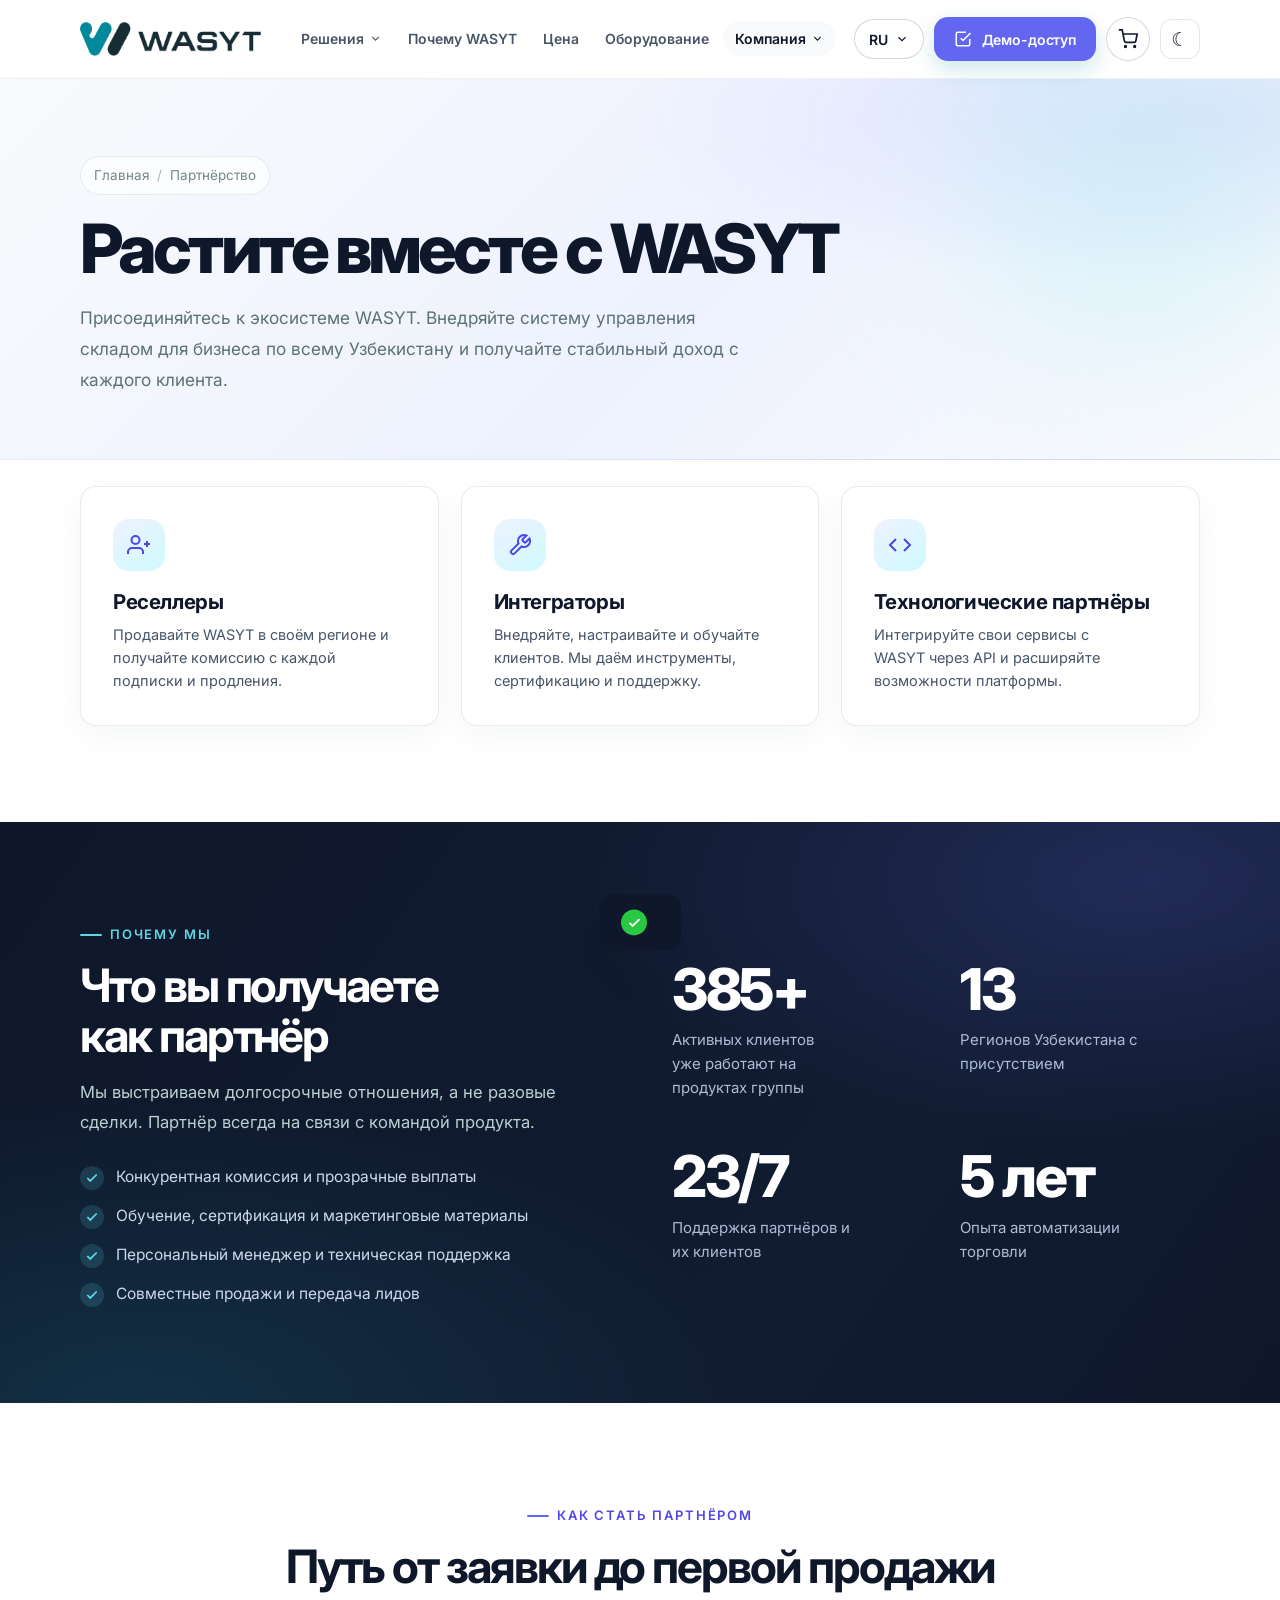
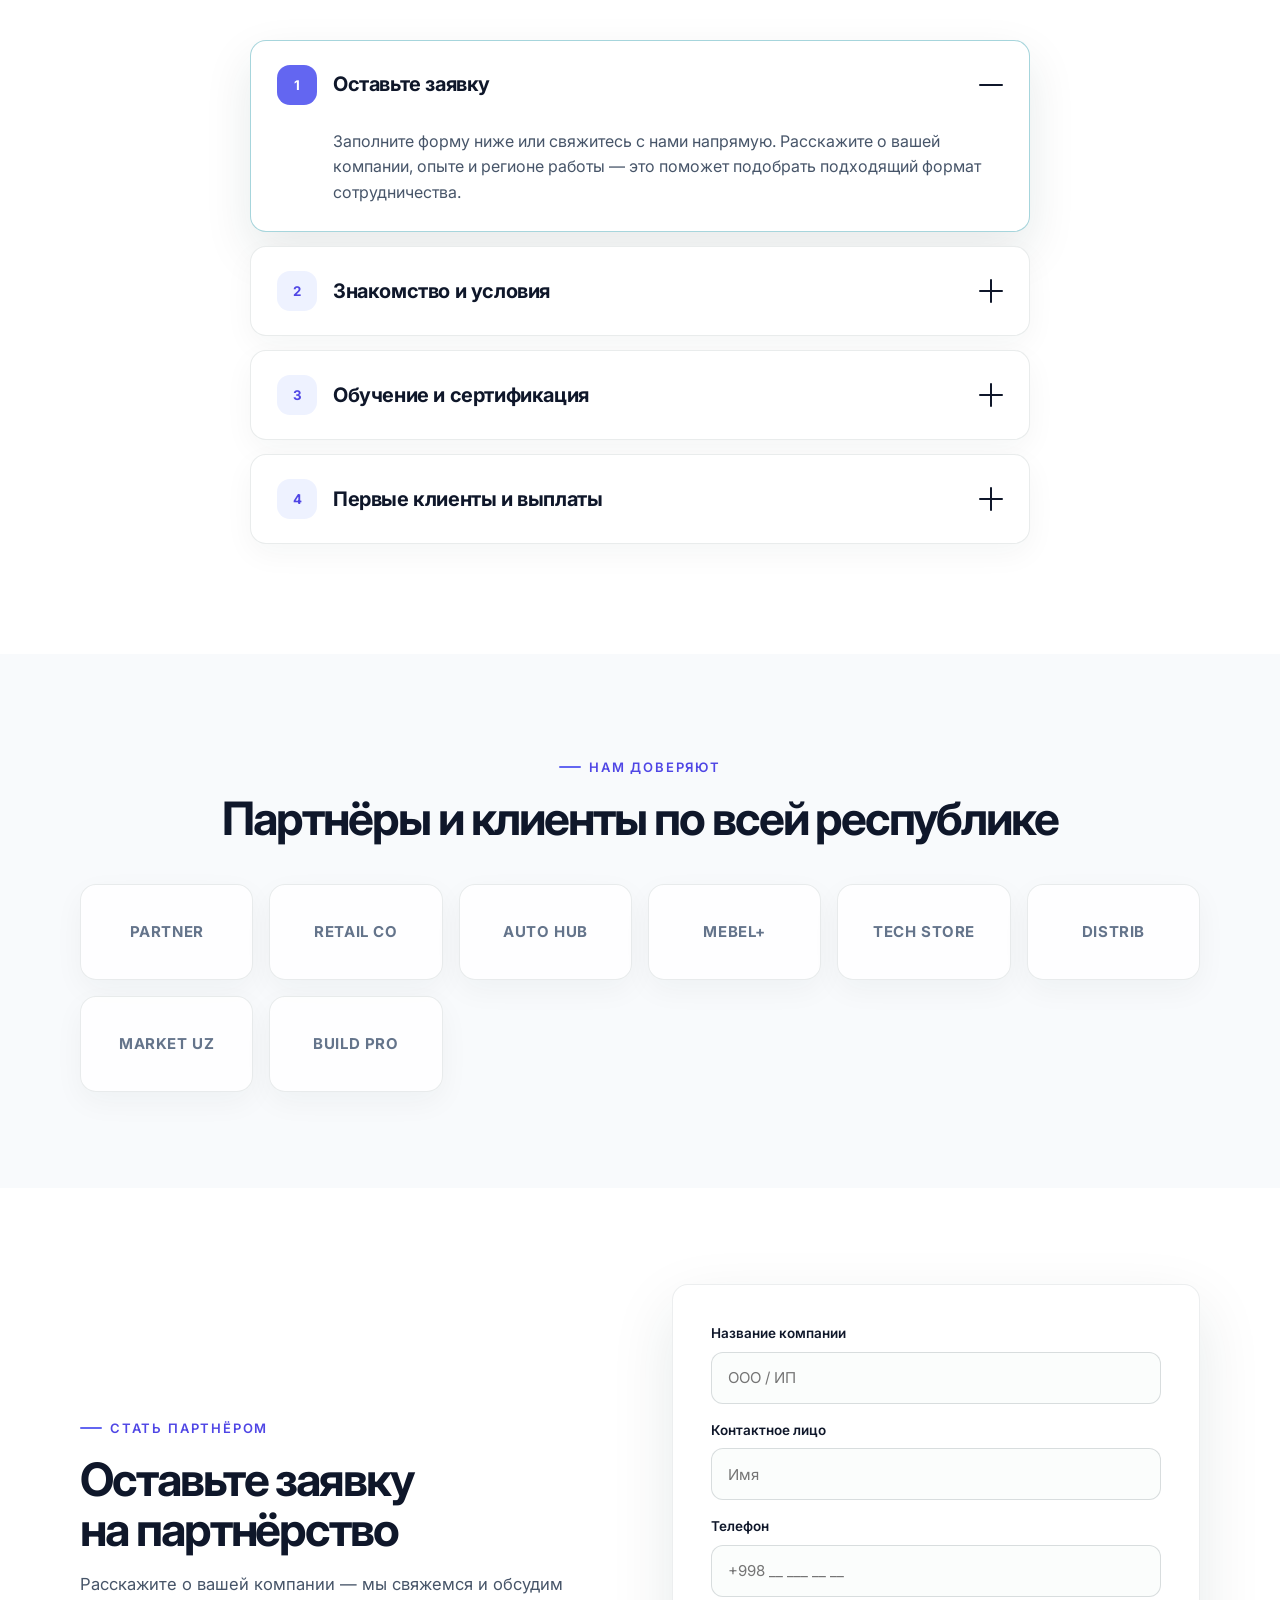
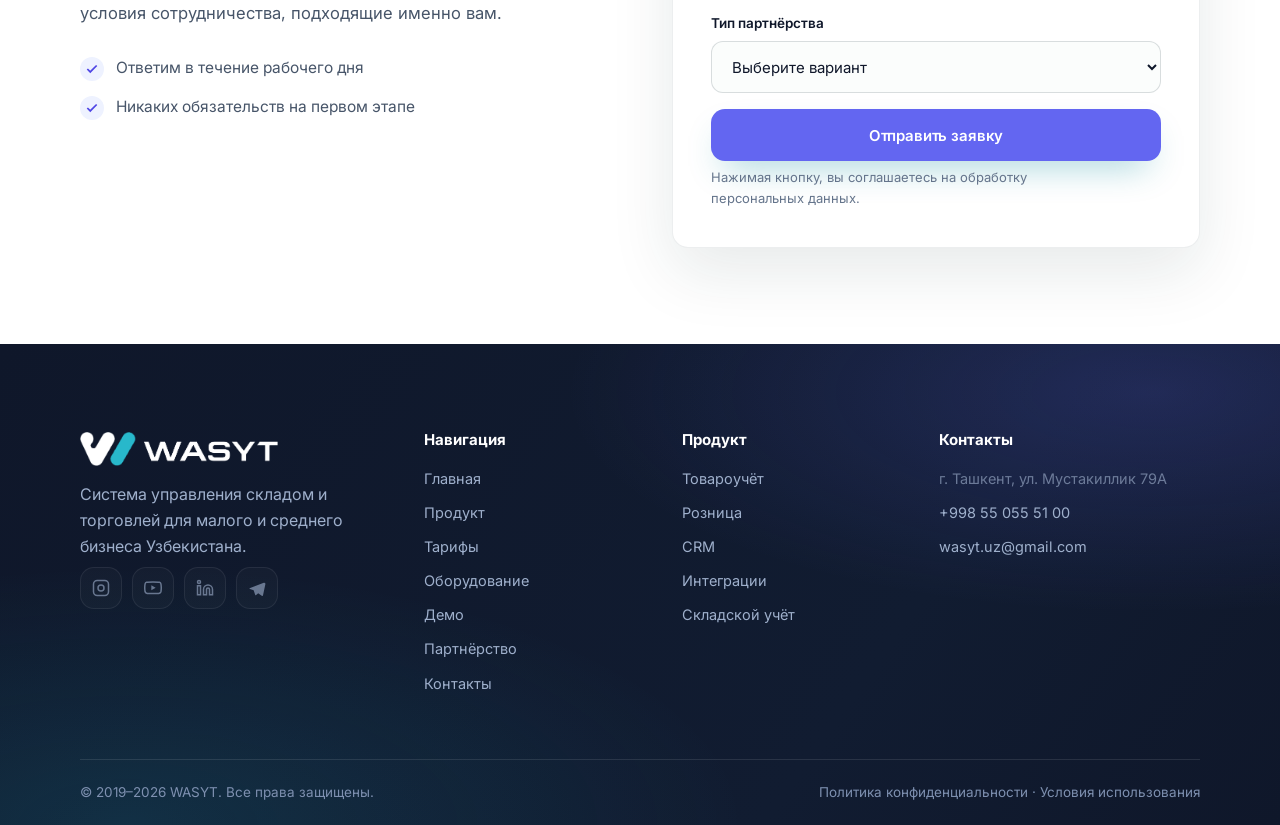
<file: partners.html>
<!DOCTYPE html>
<html lang="ru">
<head>
<meta charset="UTF-8">
<meta name="viewport" content="width=device-width, initial-scale=1.0">
<script>(function(){try{var theme=localStorage.getItem('wasyt-theme');document.documentElement.setAttribute('data-theme',theme||(matchMedia('(prefers-color-scheme: dark)').matches?'dark':'light'));}catch(e){document.documentElement.setAttribute('data-theme','light');}})();</script>
<title>Партнёрство с WASYT</title>
<meta name="description" content="Партнёрская программа WASYT: реселлеры, интеграторы и технологические партнёры. Зарабатывайте, внедряя систему управления складом.">
<link rel="stylesheet" href="assets/css/site.css">
<link rel="stylesheet" href="assets/css/premium.css">
<link rel="icon" type="image/png" sizes="32x32" href="assets/img/favicon-32.png">
<link rel="icon" type="image/png" sizes="256x256" href="assets/img/favicon.png">
<link rel="apple-touch-icon" href="assets/img/apple-touch-icon.png">
<script>document.documentElement.classList.add('pre');</script>
</head>
<body>

<header class="site-header">
  <div class="wrap nav">
    <a class="brand" href="index.html"><img class="logo" src="assets/img/wasyt-logo-dark.png" alt="WASYT"></a>
    <nav class="nav-links">
      <div class="nav-drop wide2">
        <button class="nav-drop-btn" type="button">Решения<svg class="dc" viewBox="0 0 24 24" fill="none" stroke="currentColor" stroke-width="2"><path d="M6 9l6 6 6-6"/></svg></button>
        <div class="nav-drop-menu">
          <a href="product.html"><span class="di"><svg viewBox="0 0 24 24" fill="none" stroke="currentColor" stroke-width="2"><path d="M2 7v7a2 2 0 0 0 2 2h15a3 3 0 0 0 3-3c0-1.3-.8-2.2-2-2.7L13 8l-1-3H4a2 2 0 0 0-2 2z"/><path d="M2 12h6"/></svg></span><span class="dt"><b>Магазин обуви</b></span></a>
          <a href="product.html"><span class="di"><svg viewBox="0 0 24 24" fill="none" stroke="currentColor" stroke-width="2"><path d="M20.38 3.46L16 2a4 4 0 0 1-8 0L3.62 3.46a2 2 0 0 0-1.34 2.23l.58 3.47a1 1 0 0 0 .99.84H6v10a2 2 0 0 0 2 2h8a2 2 0 0 0 2-2V10h2.15a1 1 0 0 0 .99-.84l.58-3.47a2 2 0 0 0-1.34-2.23z"/></svg></span><span class="dt"><b>Магазин одежды</b></span></a>
          <a href="product.html"><span class="di"><svg viewBox="0 0 24 24" fill="none" stroke="currentColor" stroke-width="2"><path d="M5 11l1.5-6h11L19 11"/><path d="M3 11h18l-1.5 8a2 2 0 0 1-2 1.6H6.5a2 2 0 0 1-2-1.6z"/></svg></span><span class="dt"><b>Продуктовый магазин</b></span></a>
          <a href="product.html"><span class="di"><svg viewBox="0 0 24 24" fill="none" stroke="currentColor" stroke-width="2"><path d="M14.7 6.3a4 4 0 0 0-5.6 5.6L3 18l3 3 6.1-6.1a4 4 0 0 0 5.6-5.6l-2.4 2.4-2.1-.5-.5-2.1z"/></svg></span><span class="dt"><b>Строительный магазин</b></span></a>
          <a href="product.html"><span class="di"><svg viewBox="0 0 24 24" fill="none" stroke="currentColor" stroke-width="2"><path d="M12 7a6 6 0 1 0 0 12 6 6 0 0 0 0-12z"/><path d="M12 11v2l1.5 1"/><path d="M9 4.5L9.5 2h5l.5 2.5"/></svg></span><span class="dt"><b>Магазин аксессуаров</b></span></a>
          <a href="product.html"><span class="di"><svg viewBox="0 0 24 24" fill="none" stroke="currentColor" stroke-width="2"><path d="M3 9l9-7 9 7v11a2 2 0 0 1-2 2H5a2 2 0 0 1-2-2z"/><path d="M9 22V12h6v10"/></svg></span><span class="dt"><b>Товары для дома</b></span></a>
          <a href="product.html"><span class="di"><svg viewBox="0 0 24 24" fill="none" stroke="currentColor" stroke-width="2"><path d="M6 2h12a2 2 0 0 1 2 2v16a2 2 0 0 1-2 2H6a2 2 0 0 1-2-2V4a2 2 0 0 1 2-2z"/><path d="M10.5 18h3"/></svg></span><span class="dt"><b>Магазин электроники</b></span></a>
          <a href="product.html"><span class="di"><svg viewBox="0 0 24 24" fill="none" stroke="currentColor" stroke-width="2"><path d="M12 2l2.4 6.6L21 11l-6.6 2.4L12 20l-2.4-6.6L3 11l6.6-2.4z"/></svg></span><span class="dt"><b>Магазин косметики</b></span></a>
        </div>
      </div>
      <a href="index.html#why">Почему WASYT</a>
      <a href="index.html#pricing">Цена</a>
      <a href="shop.html">Оборудование</a>
      <div class="nav-drop">
        <button class="nav-drop-btn active" type="button">Компания<svg class="dc" viewBox="0 0 24 24" fill="none" stroke="currentColor" stroke-width="2"><path d="M6 9l6 6 6-6"/></svg></button>
        <div class="nav-drop-menu">
          <a href="partners.html"><span class="di"><svg viewBox="0 0 24 24" fill="none" stroke="currentColor" stroke-width="2"><path d="M17 21v-2a4 4 0 0 0-4-4H5a4 4 0 0 0-4 4v2"/><circle cx="9" cy="7" r="4"/><path d="M23 21v-2a4 4 0 0 0-3-3.87"/><path d="M16 3.13a4 4 0 0 1 0 7.75"/></svg></span><span class="dt"><b>Партнёрство</b><span>Станьте партнёром WASYT</span></span></a>
          <a href="contacts.html"><span class="di"><svg viewBox="0 0 24 24" fill="none" stroke="currentColor" stroke-width="2"><path d="M22 16.92v3a2 2 0 0 1-2.18 2 19.79 19.79 0 0 1-8.63-3.07 19.5 19.5 0 0 1-6-6 19.79 19.79 0 0 1-3.07-8.67A2 2 0 0 1 4.11 2h3a2 2 0 0 1 2 1.72c.13.96.36 1.9.7 2.81a2 2 0 0 1-.45 2.11L8.09 9.91a16 16 0 0 0 6 6l1.27-1.27a2 2 0 0 1 2.11-.45c.91.34 1.85.57 2.81.7A2 2 0 0 1 22 16.92z"/></svg></span><span class="dt"><b>Контакты</b><span>Адрес, телефон, почта</span></span></a>
          <a href="demo.html"><span class="di"><svg viewBox="0 0 24 24" fill="none" stroke="currentColor" stroke-width="2"><polygon points="5 3 19 12 5 21 5 3"/></svg></span><span class="dt"><b>Демо</b><span>Видео и запись на показ</span></span></a>
        </div>
      </div>
    </nav>
    <div class="nav-right">
      <div class="lang">
        <button class="lang-btn"><span class="cur">RU</span><svg class="chev" viewBox="0 0 24 24" fill="none" stroke="currentColor" stroke-width="2"><path d="M6 9l6 6 6-6"/></svg></button>
        <div class="lang-menu"><a href="#" data-lang="ru" class="active">🇷🇺 Русский</a><a href="#" data-lang="uz">🇺🇿 O'zbek</a><a href="#" data-lang="en">🇬🇧 English</a></div>
      </div>
      <button class="btn btn-primary btn-sm" data-open-demo>
        <svg viewBox="0 0 24 24" fill="none" stroke="currentColor" stroke-width="2"><path d="M9 11l3 3L22 4"/><path d="M21 12v7a2 2 0 0 1-2 2H5a2 2 0 0 1-2-2V5a2 2 0 0 1 2-2h11"/></svg>
        Демо-доступ
      </button>
      <button class="cart-btn" data-open-cart aria-label="Корзина"><svg viewBox="0 0 24 24" fill="none" stroke="currentColor" stroke-width="2"><circle cx="9" cy="21" r="1"/><circle cx="20" cy="21" r="1"/><path d="M1 1h4l2.68 13.39a2 2 0 0 0 2 1.61h9.72a2 2 0 0 0 2-1.61L23 6H6"/></svg><span class="badge">0</span></button>
      <button class="burger" aria-label="Меню"><span></span><span></span><span></span></button>
    </div>
  </div>
</header>
<div class="mobile-menu">
  <button class="m-close" aria-label="Закрыть" type="button"><svg viewBox="0 0 24 24" fill="none" stroke="currentColor" stroke-width="2"><path d="M6 6l12 12M18 6L6 18"/></svg></button>
  <div class="mlabel">Решения</div>
  <div class="msub">
    <a class="msub-a" href="product.html">Магазин одежды</a>
    <a class="msub-a" href="product.html">Магазин обуви</a>
    <a class="msub-a" href="product.html">Продуктовый магазин</a>
    <a class="msub-a" href="product.html">Строительный магазин</a>
    <a class="msub-a" href="product.html">Магазин косметики</a>
    <a class="msub-a" href="product.html">Магазин аксессуаров</a>
    <a class="msub-a" href="product.html">Магазин электроники</a>
    <a class="msub-a" href="product.html">Товары для дома</a>
  </div>
  <a href="index.html#why">Почему WASYT</a>
  <a href="index.html#pricing">Цена</a>
  <a href="shop.html">Оборудование</a>
  <a href="partners.html">Партнёрство</a>
  <a href="contacts.html">Контакты</a>
  <a href="demo.html">Демо</a>
  <button class="btn btn-primary" data-open-demo>Получить демо-доступ</button>
</div>

<!-- ===== HERO ===== -->
<section class="page-hero">
  <span class="blob a"></span>
  <div class="wrap">
    <div class="crumbs" data-reveal><a href="index.html">Главная</a><span>/</span>Партнёрство</div>
    <div style="max-width:760px">
      <h1 data-reveal data-d="1">Растите вместе с WASYT</h1>
      <p class="lead" data-reveal data-d="2">Присоединяйтесь к экосистеме WASYT. Внедряйте систему управления складом для бизнеса по всему Узбекистану и получайте стабильный доход с каждого клиента.</p>
    </div>
  </div>
</section>

<!-- ===== PARTNER TYPES ===== -->
<section class="section" style="padding-top:clamp(16px,2vw,28px)">
  <div class="wrap">
    <div class="grid cols-3">
      <div class="card" data-reveal>
        <div class="ico"><svg viewBox="0 0 24 24" fill="none" stroke="currentColor" stroke-width="2"><path d="M16 21v-2a4 4 0 0 0-4-4H5a4 4 0 0 0-4 4v2"/><circle cx="8.5" cy="7" r="4"/><line x1="20" y1="8" x2="20" y2="14"/><line x1="23" y1="11" x2="17" y2="11"/></svg></div>
        <h3>Реселлеры</h3><p>Продавайте WASYT в своём регионе и получайте комиссию с каждой подписки и продления.</p>
      </div>
      <div class="card" data-reveal data-d="1">
        <div class="ico"><svg viewBox="0 0 24 24" fill="none" stroke="currentColor" stroke-width="2"><path d="M14.7 6.3a1 1 0 0 0 0 1.4l1.6 1.6a1 1 0 0 0 1.4 0l3.77-3.77a6 6 0 0 1-7.94 7.94l-6.91 6.91a2.12 2.12 0 0 1-3-3l6.91-6.91a6 6 0 0 1 7.94-7.94l-3.76 3.76z"/></svg></div>
        <h3>Интеграторы</h3><p>Внедряйте, настраивайте и обучайте клиентов. Мы даём инструменты, сертификацию и поддержку.</p>
      </div>
      <div class="card" data-reveal data-d="2">
        <div class="ico"><svg viewBox="0 0 24 24" fill="none" stroke="currentColor" stroke-width="2"><polyline points="16 18 22 12 16 6"/><polyline points="8 6 2 12 8 18"/></svg></div>
        <h3>Технологические партнёры</h3><p>Интегрируйте свои сервисы с WASYT через API и расширяйте возможности платформы.</p>
      </div>
    </div>
  </div>
</section>

<!-- ===== BENEFITS (dark) ===== -->
<section class="section band-dark">
  <span class="blob a" style="opacity:.16"></span>
  <div class="wrap split">
    <div data-reveal>
      <span class="eyebrow">Почему мы</span>
      <h2 style="margin:16px 0 18px">Что вы получаете как партнёр</h2>
      <p class="lead" style="margin-bottom:28px">Мы выстраиваем долгосрочные отношения, а не разовые сделки. Партнёр всегда на связи с командой продукта.</p>
      <ul class="checks">
        <li><span class="tick" style="background:rgba(95,214,230,.16);color:#5fd6e6"><svg viewBox="0 0 24 24" fill="none" stroke="currentColor" stroke-width="3"><polyline points="20 6 9 17 4 12"/></svg></span><span style="color:#cdd8ec">Конкурентная комиссия и прозрачные выплаты</span></li>
        <li><span class="tick" style="background:rgba(95,214,230,.16);color:#5fd6e6"><svg viewBox="0 0 24 24" fill="none" stroke="currentColor" stroke-width="3"><polyline points="20 6 9 17 4 12"/></svg></span><span style="color:#cdd8ec">Обучение, сертификация и маркетинговые материалы</span></li>
        <li><span class="tick" style="background:rgba(95,214,230,.16);color:#5fd6e6"><svg viewBox="0 0 24 24" fill="none" stroke="currentColor" stroke-width="3"><polyline points="20 6 9 17 4 12"/></svg></span><span style="color:#cdd8ec">Персональный менеджер и техническая поддержка</span></li>
        <li><span class="tick" style="background:rgba(95,214,230,.16);color:#5fd6e6"><svg viewBox="0 0 24 24" fill="none" stroke="currentColor" stroke-width="3"><polyline points="20 6 9 17 4 12"/></svg></span><span style="color:#cdd8ec">Совместные продажи и передача лидов</span></li>
      </ul>
    </div>
    <div class="split-media" data-reveal data-d="1">
      <div class="stats" style="grid-template-columns:1fr 1fr">
        <div class="stat"><div class="num" style="color:#fff"><span data-count="400" data-suffix="+"></span></div><p style="color:#aebbd4">Активных клиентов уже работают на продуктах группы</p></div>
        <div class="stat"><div class="num" style="color:#fff"><span data-count="14" data-suffix=""></span></div><p style="color:#aebbd4">Регионов Узбекистана с присутствием</p></div>
        <div class="stat"><div class="num" style="color:#fff"><span data-count="24" data-suffix="/7"></span></div><p style="color:#aebbd4">Поддержка партнёров и их клиентов</p></div>
        <div class="stat"><div class="num" style="color:#fff"><span data-count="5"></span> <span>лет</span></div><p style="color:#aebbd4">Опыта автоматизации торговли</p></div>
      </div>
    </div>
  </div>
</section>

<!-- ===== HOW TO START (accordion) ===== -->
<section class="section">
  <div class="wrap" style="max-width:860px">
    <div class="center" style="margin-bottom:48px" data-reveal>
      <span class="eyebrow">Как стать партнёром</span>
      <h2 style="margin-top:16px">Путь от заявки до первой продажи</h2>
    </div>
    <div data-accordion data-reveal>
      <div class="acc-item">
        <button class="acc-head"><span class="n">1</span><h3>Оставьте заявку</h3><span class="plus"></span></button>
        <div class="acc-body"><div class="inner">Заполните форму ниже или свяжитесь с нами напрямую. Расскажите о вашей компании, опыте и регионе работы — это поможет подобрать подходящий формат сотрудничества.</div></div>
      </div>
      <div class="acc-item">
        <button class="acc-head"><span class="n">2</span><h3>Знакомство и условия</h3><span class="plus"></span></button>
        <div class="acc-body"><div class="inner">Менеджер по партнёрам проведёт встречу, расскажет о продукте, комиссии и поддержке. Вместе определим, какой тип партнёрства подходит вам лучше всего.</div></div>
      </div>
      <div class="acc-item">
        <button class="acc-head"><span class="n">3</span><h3>Обучение и сертификация</h3><span class="plus"></span></button>
        <div class="acc-body"><div class="inner">Вы и ваша команда проходите обучение по продукту, получаете доступ к демо-средам, презентациям и маркетинговым материалам. По итогам — сертификат партнёра WASYT.</div></div>
      </div>
      <div class="acc-item">
        <button class="acc-head"><span class="n">4</span><h3>Первые клиенты и выплаты</h3><span class="plus"></span></button>
        <div class="acc-body"><div class="inner">Начинаете продавать и внедрять WASYT. Мы передаём лиды из вашего региона, помогаем с пресейлом и обеспечиваем техническую поддержку. Комиссия выплачивается прозрачно по согласованному графику.</div></div>
      </div>
    </div>
  </div>
</section>

<!-- ===== LOGO WALL ===== -->
<section class="section" style="background:var(--surface)">
  <div class="wrap">
    <div class="center" style="margin-bottom:40px" data-reveal>
      <span class="eyebrow">Нам доверяют</span>
      <h2 style="margin-top:16px">Партнёры и клиенты по всей республике</h2>
    </div>
    <div class="logos" data-reveal>
      <div class="logo-cell">PARTNER</div>
      <div class="logo-cell">RETAIL CO</div>
      <div class="logo-cell">AUTO HUB</div>
      <div class="logo-cell">MEBEL+</div>
      <div class="logo-cell">TECH STORE</div>
      <div class="logo-cell">DISTRIB</div>
      <div class="logo-cell">MARKET UZ</div>
      <div class="logo-cell">BUILD PRO</div>
    </div>
  </div>
</section>

<!-- ===== FORM ===== -->
<section class="section">
  <div class="wrap split">
    <div data-reveal>
      <span class="eyebrow">Стать партнёром</span>
      <h2 style="margin:16px 0 16px">Оставьте заявку на партнёрство</h2>
      <p class="lead" style="margin-bottom:28px">Расскажите о вашей компании — мы свяжемся и обсудим условия сотрудничества, подходящие именно вам.</p>
      <ul class="checks">
        <li><span class="tick"><svg viewBox="0 0 24 24" fill="none" stroke="currentColor" stroke-width="3"><polyline points="20 6 9 17 4 12"/></svg></span>Ответим в течение рабочего дня</li>
        <li><span class="tick"><svg viewBox="0 0 24 24" fill="none" stroke="currentColor" stroke-width="3"><polyline points="20 6 9 17 4 12"/></svg></span>Никаких обязательств на первом этапе</li>
      </ul>
    </div>
    <div data-reveal data-d="1">
      <div class="contact-card">
        <form data-validate data-success="Заявка на партнёрство отправлена! Менеджер свяжется с вами в ближайшее время.">
          <div class="field"><label for="p-company">Название компании</label><input id="p-company" type="text" placeholder="ООО / ИП" data-rule="required"><div class="msg">Укажите название компании</div></div>
          <div class="field"><label for="p-contact">Контактное лицо</label><input id="p-contact" type="text" placeholder="Имя" data-rule="required"><div class="msg">Укажите имя</div></div>
          <div class="field"><label for="p-phone">Телефон</label><input id="p-phone" type="tel" placeholder="+998 __ ___ __ __" data-rule="required phone"><div class="msg">Введите корректный номер телефона</div></div>
          <div class="field"><label for="p-type">Тип партнёрства</label><select id="p-type"><option value="">Выберите вариант</option><option>Реселлер</option><option>Интегратор</option><option>Технологический партнёр</option></select></div>
          <button type="submit" class="btn btn-primary" style="width:100%;justify-content:center">Отправить заявку</button>
          <p class="form-note">Нажимая кнопку, вы соглашаетесь на обработку персональных данных.</p>
        </form>
      </div>
    </div>
  </div>
</section>

<!-- ===== FOOTER ===== -->
<footer class="footer">
  <div class="wrap">
    <div class="foot-grid">
      <div>
        <a class="brand" href="index.html"><img class="logo" src="assets/img/wasyt-logo-light.png" alt="WASYT"></a>
        <p style="margin-top:16px;max-width:34ch">Система управления складом и торговлей для малого и среднего бизнеса Узбекистана.</p>
        <div class="socials">
          <a href="#" aria-label="Instagram"><svg viewBox="0 0 24 24" fill="none" stroke="currentColor" stroke-width="2"><rect x="2" y="2" width="20" height="20" rx="5"/><circle cx="12" cy="12" r="4"/><line x1="17.5" y1="6.5" x2="17.5" y2="6.5"/></svg></a>
          <a href="#" aria-label="YouTube"><svg viewBox="0 0 24 24" fill="none" stroke="currentColor" stroke-width="2"><path d="M22.54 6.42a2.78 2.78 0 0 0-1.94-2C18.88 4 12 4 12 4s-6.88 0-8.6.46a2.78 2.78 0 0 0-1.94 2A29 29 0 0 0 1 11.75a29 29 0 0 0 .46 5.33A2.78 2.78 0 0 0 3.4 19c1.72.46 8.6.46 8.6.46s6.88 0 8.6-.46a2.78 2.78 0 0 0 1.94-2 29 29 0 0 0 .46-5.25 29 29 0 0 0-.46-5.33z"/><polygon points="9.75 15.02 15.5 11.75 9.75 8.48 9.75 15.02" fill="currentColor" stroke="none"/></svg></a>
          <a href="#" aria-label="LinkedIn"><svg viewBox="0 0 24 24" fill="none" stroke="currentColor" stroke-width="2"><path d="M16 8a6 6 0 0 1 6 6v7h-4v-7a2 2 0 0 0-4 0v7h-4v-7a6 6 0 0 1 6-6z"/><rect x="2" y="9" width="4" height="12"/><circle cx="4" cy="4" r="2"/></svg></a>
          <a href="#" aria-label="Telegram"><svg viewBox="0 0 24 24" fill="currentColor"><path d="M21.94 4.5L2.9 11.84c-1.3.52-1.29 1.25-.24 1.57l4.88 1.52 1.88 5.77c.24.66.12.92.81.92.53 0 .77-.24 1.06-.53l2.28-2.22 4.74 3.5c.87.48 1.5.23 1.72-.81l3.12-14.69c.32-1.27-.48-1.84-1.39-1.47z"/></svg></a>
        </div>
      </div>
      <div><h4>Навигация</h4><div class="foot-list"><a href="index.html">Главная</a><a href="product.html">Продукт</a><a href="index.html#pricing">Тарифы</a><a href="shop.html">Оборудование</a><a href="demo.html">Демо</a><a href="partners.html">Партнёрство</a><a href="contacts.html">Контакты</a></div></div>
      <div><h4>Продукт</h4><div class="foot-list"><a href="product.html">Товароучёт</a><a href="product.html">Розница</a><a href="product.html">CRM</a><a href="product.html">Интеграции</a><a href="product.html">Складской учёт</a></div></div>
      <div><h4>Контакты</h4><div class="foot-list"><a href="#">г. Ташкент, ул. Мустакиллик 79А</a><a href="tel:+998550555100">+998 55 055 51 00</a><a href="mailto:wasyt.uz@gmail.com">wasyt.uz@gmail.com</a></div></div>
    </div>
    <div class="foot-bottom"><span>© 2019–2026 WASYT. Все права защищены.</span><span>Политика конфиденциальности · Условия использования</span></div>
  </div>
</footer>

<!-- ===== CART DRAWER ===== -->
<div class="cart-drawer" id="cart-drawer">
  <div class="cart-bg" data-close-cart></div>
  <div class="cart-panel">
    <div class="cart-head"><h3>Корзина</h3><button class="x" data-close-cart aria-label="Закрыть"><svg viewBox="0 0 24 24" fill="none" stroke="currentColor" stroke-width="2"><line x1="18" y1="6" x2="6" y2="18"/><line x1="6" y1="6" x2="18" y2="18"/></svg></button></div>
    <div class="cart-items" id="cart-items"></div>
    <div class="cart-foot" id="cart-foot">
      <div class="cart-total"><span>Итого</span><b id="cart-total-val">0 сум</b></div>
      <button class="btn btn-primary" id="cart-checkout">Оформить заявку</button>
      <p class="hint">Без онлайн-оплаты — менеджер свяжется и подтвердит заказ.</p>
    </div>
  </div>
</div>

<div class="toast" id="toast"><span class="ok"><svg viewBox="0 0 24 24" fill="none" stroke="currentColor" stroke-width="3"><polyline points="20 6 9 17 4 12"/></svg></span><span class="txt"></span></div>

<script src="assets/js/i18n.js"></script>
<script src="assets/js/site.js"></script>
<script src="assets/js/demo.js"></script>
</body>
</html>
</file>
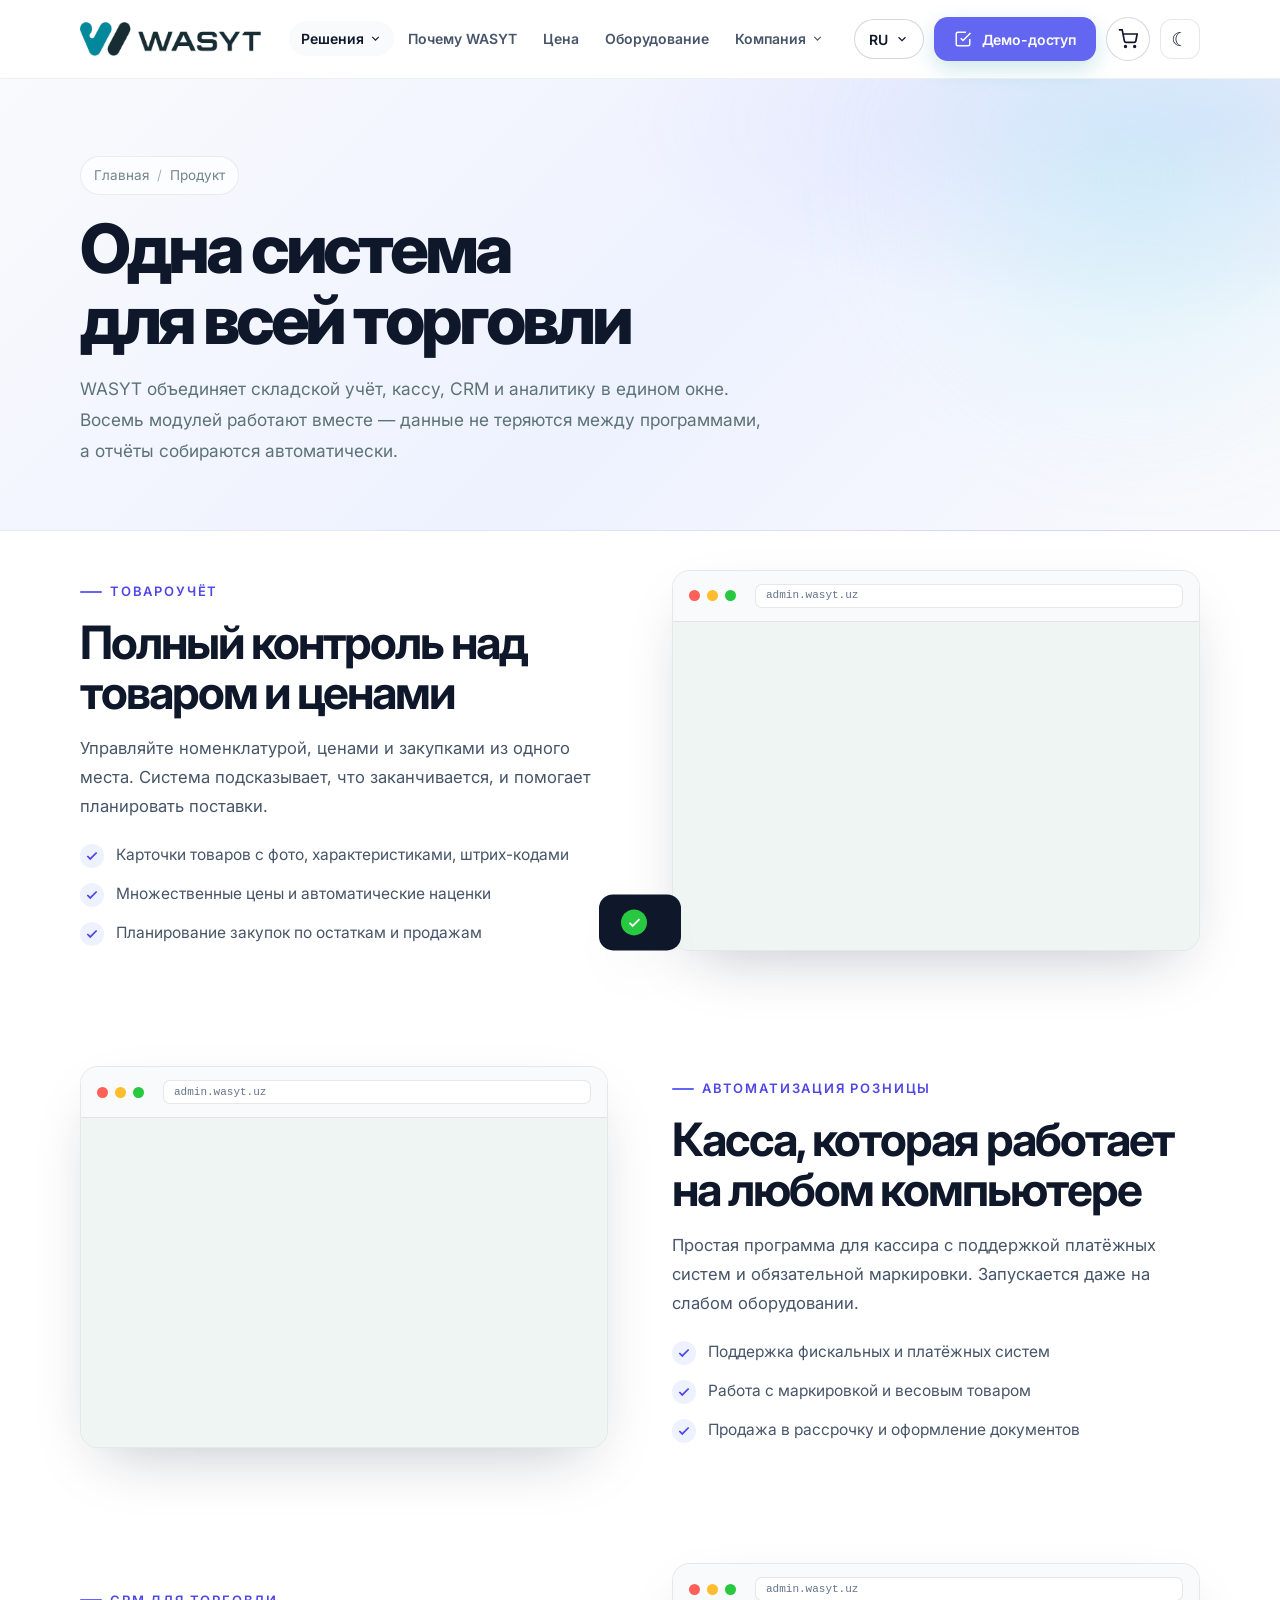
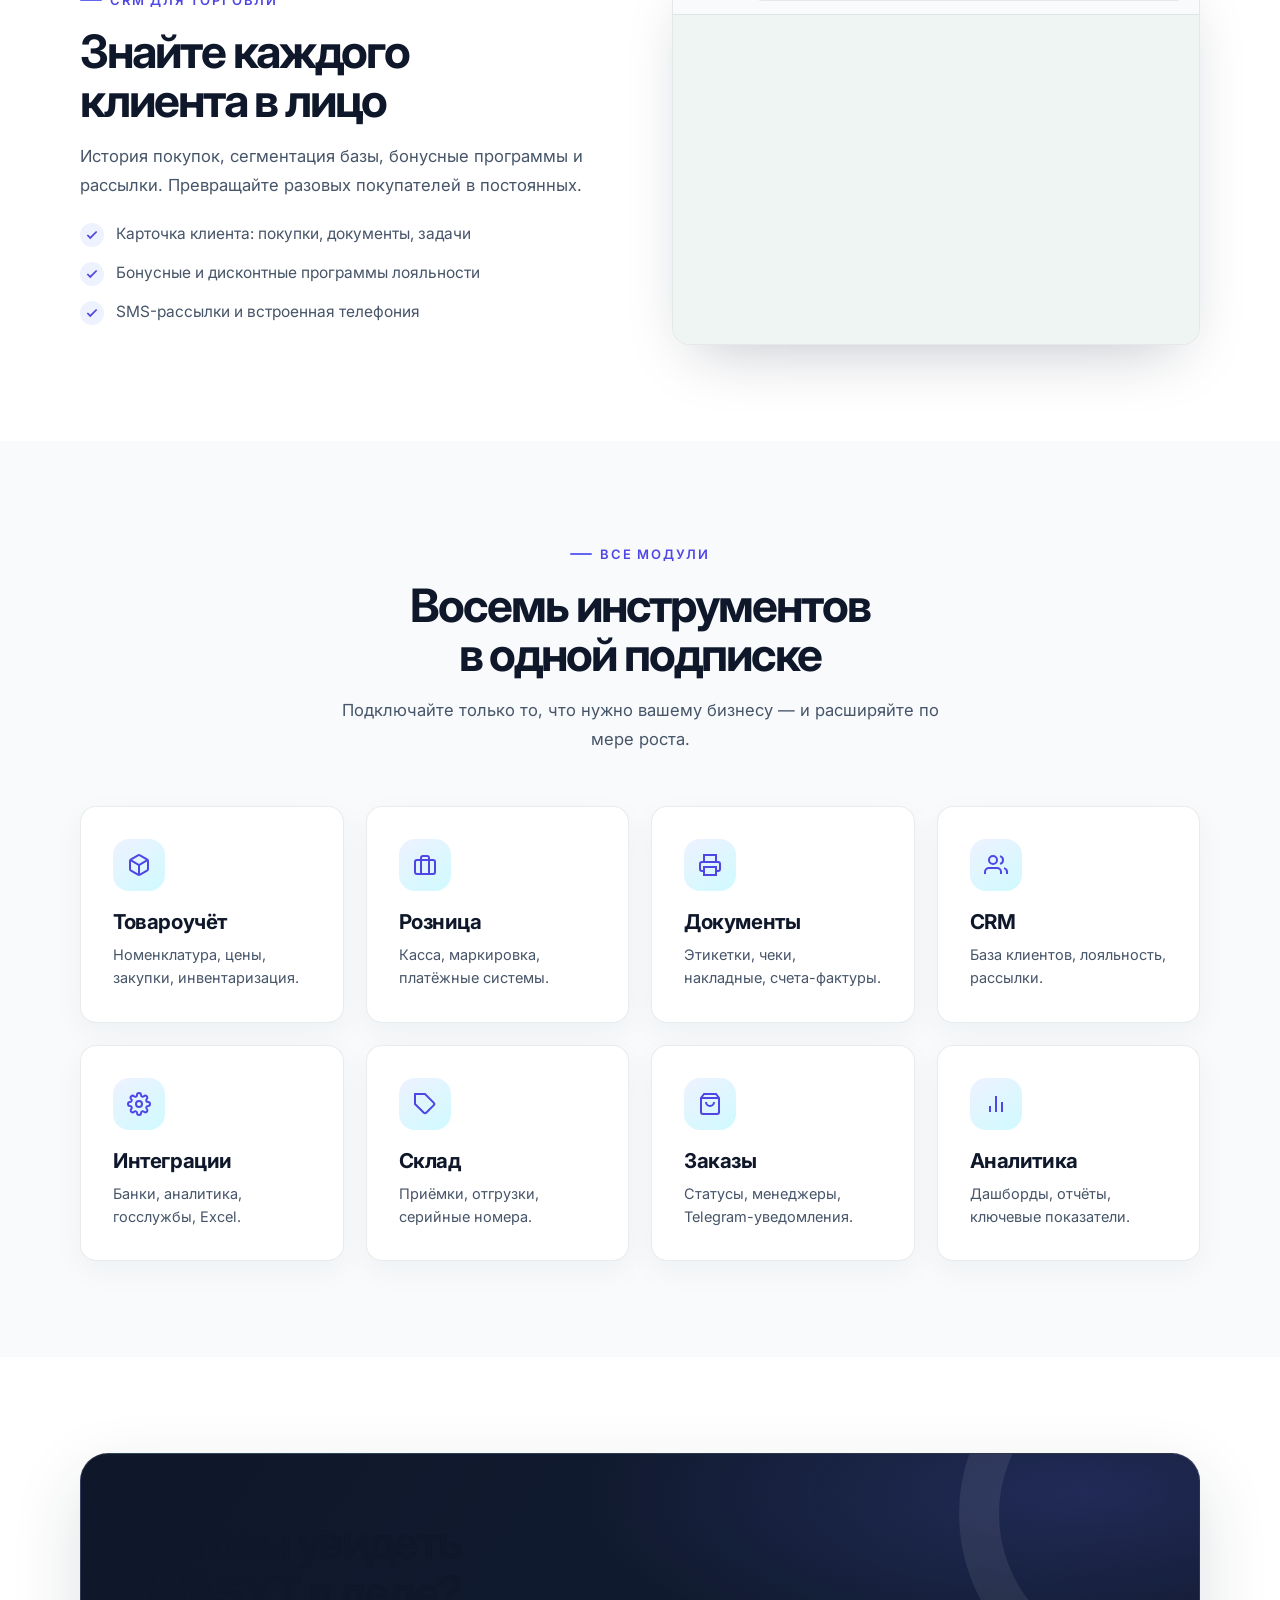
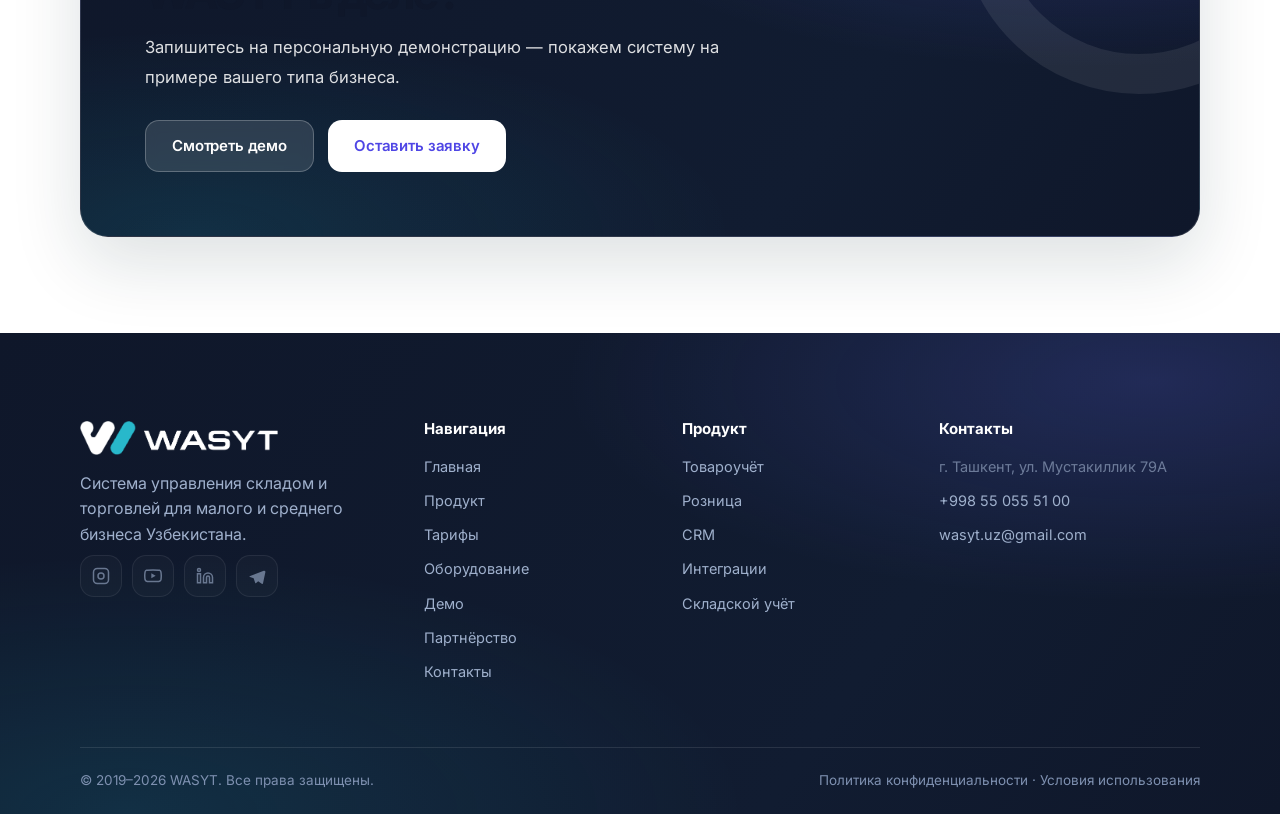
<file: product.html>
<!DOCTYPE html>
<html lang="ru">
<head>
<meta charset="UTF-8">
<meta name="viewport" content="width=device-width, initial-scale=1.0">
<script>(function(){try{var theme=localStorage.getItem('wasyt-theme');document.documentElement.setAttribute('data-theme',theme||(matchMedia('(prefers-color-scheme: dark)').matches?'dark':'light'));}catch(e){document.documentElement.setAttribute('data-theme','light');}})();</script>
<title>Продукт WASYT — Возможности системы управления торговлей</title>
<meta name="description" content="Все модули WASYT: товароучёт, автоматизация розницы, CRM, складской учёт, интеграции, печать документов, заказы и аналитика.">
<link rel="stylesheet" href="assets/css/site.css">
<link rel="stylesheet" href="assets/css/premium.css">
<link rel="icon" type="image/png" sizes="32x32" href="assets/img/favicon-32.png">
<link rel="icon" type="image/png" sizes="256x256" href="assets/img/favicon.png">
<link rel="apple-touch-icon" href="assets/img/apple-touch-icon.png">
<script>document.documentElement.classList.add('pre');</script>
</head>
<body>

<!-- ===== HEADER ===== -->
<header class="site-header">
  <div class="wrap nav">
    <a class="brand" href="index.html">
      <img class="logo" src="assets/img/wasyt-logo-dark.png" alt="WASYT">
    </a>
    <nav class="nav-links">
      <div class="nav-drop wide2">
        <button class="nav-drop-btn active" type="button">Решения<svg class="dc" viewBox="0 0 24 24" fill="none" stroke="currentColor" stroke-width="2"><path d="M6 9l6 6 6-6"/></svg></button>
        <div class="nav-drop-menu">
          <a href="product.html"><span class="di"><svg viewBox="0 0 24 24" fill="none" stroke="currentColor" stroke-width="2"><path d="M2 7v7a2 2 0 0 0 2 2h15a3 3 0 0 0 3-3c0-1.3-.8-2.2-2-2.7L13 8l-1-3H4a2 2 0 0 0-2 2z"/><path d="M2 12h6"/></svg></span><span class="dt"><b>Магазин обуви</b></span></a>
          <a href="product.html"><span class="di"><svg viewBox="0 0 24 24" fill="none" stroke="currentColor" stroke-width="2"><path d="M20.38 3.46L16 2a4 4 0 0 1-8 0L3.62 3.46a2 2 0 0 0-1.34 2.23l.58 3.47a1 1 0 0 0 .99.84H6v10a2 2 0 0 0 2 2h8a2 2 0 0 0 2-2V10h2.15a1 1 0 0 0 .99-.84l.58-3.47a2 2 0 0 0-1.34-2.23z"/></svg></span><span class="dt"><b>Магазин одежды</b></span></a>
          <a href="product.html"><span class="di"><svg viewBox="0 0 24 24" fill="none" stroke="currentColor" stroke-width="2"><path d="M5 11l1.5-6h11L19 11"/><path d="M3 11h18l-1.5 8a2 2 0 0 1-2 1.6H6.5a2 2 0 0 1-2-1.6z"/></svg></span><span class="dt"><b>Продуктовый магазин</b></span></a>
          <a href="product.html"><span class="di"><svg viewBox="0 0 24 24" fill="none" stroke="currentColor" stroke-width="2"><path d="M14.7 6.3a4 4 0 0 0-5.6 5.6L3 18l3 3 6.1-6.1a4 4 0 0 0 5.6-5.6l-2.4 2.4-2.1-.5-.5-2.1z"/></svg></span><span class="dt"><b>Строительный магазин</b></span></a>
          <a href="product.html"><span class="di"><svg viewBox="0 0 24 24" fill="none" stroke="currentColor" stroke-width="2"><path d="M12 7a6 6 0 1 0 0 12 6 6 0 0 0 0-12z"/><path d="M12 11v2l1.5 1"/><path d="M9 4.5L9.5 2h5l.5 2.5"/></svg></span><span class="dt"><b>Магазин аксессуаров</b></span></a>
          <a href="product.html"><span class="di"><svg viewBox="0 0 24 24" fill="none" stroke="currentColor" stroke-width="2"><path d="M3 9l9-7 9 7v11a2 2 0 0 1-2 2H5a2 2 0 0 1-2-2z"/><path d="M9 22V12h6v10"/></svg></span><span class="dt"><b>Товары для дома</b></span></a>
          <a href="product.html"><span class="di"><svg viewBox="0 0 24 24" fill="none" stroke="currentColor" stroke-width="2"><path d="M6 2h12a2 2 0 0 1 2 2v16a2 2 0 0 1-2 2H6a2 2 0 0 1-2-2V4a2 2 0 0 1 2-2z"/><path d="M10.5 18h3"/></svg></span><span class="dt"><b>Магазин электроники</b></span></a>
          <a href="product.html"><span class="di"><svg viewBox="0 0 24 24" fill="none" stroke="currentColor" stroke-width="2"><path d="M12 2l2.4 6.6L21 11l-6.6 2.4L12 20l-2.4-6.6L3 11l6.6-2.4z"/></svg></span><span class="dt"><b>Магазин косметики</b></span></a>
        </div>
      </div>
      <a href="index.html#why">Почему WASYT</a>
      <a href="index.html#pricing">Цена</a>
      <a href="shop.html">Оборудование</a>
      <div class="nav-drop">
        <button class="nav-drop-btn" type="button">Компания<svg class="dc" viewBox="0 0 24 24" fill="none" stroke="currentColor" stroke-width="2"><path d="M6 9l6 6 6-6"/></svg></button>
        <div class="nav-drop-menu">
          <a href="partners.html"><span class="di"><svg viewBox="0 0 24 24" fill="none" stroke="currentColor" stroke-width="2"><path d="M17 21v-2a4 4 0 0 0-4-4H5a4 4 0 0 0-4 4v2"/><circle cx="9" cy="7" r="4"/><path d="M23 21v-2a4 4 0 0 0-3-3.87"/><path d="M16 3.13a4 4 0 0 1 0 7.75"/></svg></span><span class="dt"><b>Партнёрство</b><span>Станьте партнёром WASYT</span></span></a>
          <a href="contacts.html"><span class="di"><svg viewBox="0 0 24 24" fill="none" stroke="currentColor" stroke-width="2"><path d="M22 16.92v3a2 2 0 0 1-2.18 2 19.79 19.79 0 0 1-8.63-3.07 19.5 19.5 0 0 1-6-6 19.79 19.79 0 0 1-3.07-8.67A2 2 0 0 1 4.11 2h3a2 2 0 0 1 2 1.72c.13.96.36 1.9.7 2.81a2 2 0 0 1-.45 2.11L8.09 9.91a16 16 0 0 0 6 6l1.27-1.27a2 2 0 0 1 2.11-.45c.91.34 1.85.57 2.81.7A2 2 0 0 1 22 16.92z"/></svg></span><span class="dt"><b>Контакты</b><span>Адрес, телефон, почта</span></span></a>
          <a href="demo.html"><span class="di"><svg viewBox="0 0 24 24" fill="none" stroke="currentColor" stroke-width="2"><polygon points="5 3 19 12 5 21 5 3"/></svg></span><span class="dt"><b>Демо</b><span>Видео и запись на показ</span></span></a>
        </div>
      </div>
    </nav>
    <div class="nav-right">
      <div class="lang">
        <button class="lang-btn"><span class="cur">RU</span><svg class="chev" viewBox="0 0 24 24" fill="none" stroke="currentColor" stroke-width="2"><path d="M6 9l6 6 6-6"/></svg></button>
        <div class="lang-menu">
          <a href="#" data-lang="ru" class="active">🇷🇺 Русский</a>
          <a href="#" data-lang="uz">🇺🇿 O'zbek</a>
          <a href="#" data-lang="en">🇬🇧 English</a>
        </div>
      </div>
      <button class="btn btn-primary btn-sm" data-open-demo>
        <svg viewBox="0 0 24 24" fill="none" stroke="currentColor" stroke-width="2"><path d="M9 11l3 3L22 4"/><path d="M21 12v7a2 2 0 0 1-2 2H5a2 2 0 0 1-2-2V5a2 2 0 0 1 2-2h11"/></svg>
        Демо-доступ
      </button>
      <button class="cart-btn" data-open-cart aria-label="Корзина"><svg viewBox="0 0 24 24" fill="none" stroke="currentColor" stroke-width="2"><circle cx="9" cy="21" r="1"/><circle cx="20" cy="21" r="1"/><path d="M1 1h4l2.68 13.39a2 2 0 0 0 2 1.61h9.72a2 2 0 0 0 2-1.61L23 6H6"/></svg><span class="badge">0</span></button>
      <button class="burger" aria-label="Меню"><span></span><span></span><span></span></button>
    </div>
  </div>
</header>
<div class="mobile-menu">
  <button class="m-close" aria-label="Закрыть" type="button"><svg viewBox="0 0 24 24" fill="none" stroke="currentColor" stroke-width="2"><path d="M6 6l12 12M18 6L6 18"/></svg></button>
  <div class="mlabel">Решения</div>
  <div class="msub">
    <a class="msub-a" href="product.html">Магазин одежды</a>
    <a class="msub-a" href="product.html">Магазин обуви</a>
    <a class="msub-a" href="product.html">Продуктовый магазин</a>
    <a class="msub-a" href="product.html">Строительный магазин</a>
    <a class="msub-a" href="product.html">Магазин косметики</a>
    <a class="msub-a" href="product.html">Магазин аксессуаров</a>
    <a class="msub-a" href="product.html">Магазин электроники</a>
    <a class="msub-a" href="product.html">Товары для дома</a>
  </div>
  <a href="index.html#why">Почему WASYT</a>
  <a href="index.html#pricing">Цена</a>
  <a href="shop.html">Оборудование</a>
  <a href="partners.html">Партнёрство</a>
  <a href="contacts.html">Контакты</a>
  <a href="demo.html">Демо</a>
  <button class="btn btn-primary" data-open-demo>Получить демо-доступ</button>
</div>

<!-- ===== PAGE HERO ===== -->
<section class="page-hero">
  <span class="blob a"></span>
  <div class="wrap">
    <div class="crumbs" data-reveal><a href="index.html">Главная</a><span>/</span>Продукт</div>
    <div style="max-width:760px">
      <h1 data-reveal data-d="1">Одна система для всей торговли</h1>
      <p class="lead" data-reveal data-d="2">WASYT объединяет складской учёт, кассу, CRM и аналитику в едином окне. Восемь модулей работают вместе — данные не теряются между программами, а отчёты собираются автоматически.</p>
    </div>
  </div>
</section>

<!-- ===== FEATURE SPLITS ===== -->
<section class="section" style="padding-top:clamp(20px,3vw,40px)">
  <div class="wrap" style="display:flex;flex-direction:column;gap:clamp(72px,9vw,128px)">

    <div class="split" data-reveal>
      <div>
        <span class="eyebrow">Товароучёт</span>
        <h2 style="margin:16px 0 16px">Полный контроль над товаром и ценами</h2>
        <p class="lead" style="margin-bottom:22px">Управляйте номенклатурой, ценами и закупками из одного места. Система подсказывает, что заканчивается, и помогает планировать поставки.</p>
        <ul class="checks">
          <li><span class="tick"><svg viewBox="0 0 24 24" fill="none" stroke="currentColor" stroke-width="3"><polyline points="20 6 9 17 4 12"/></svg></span>Карточки товаров с фото, характеристиками, штрих-кодами</li>
          <li><span class="tick"><svg viewBox="0 0 24 24" fill="none" stroke="currentColor" stroke-width="3"><polyline points="20 6 9 17 4 12"/></svg></span>Множественные цены и автоматические наценки</li>
          <li><span class="tick"><svg viewBox="0 0 24 24" fill="none" stroke="currentColor" stroke-width="3"><polyline points="20 6 9 17 4 12"/></svg></span>Планирование закупок по остаткам и продажам</li>
        </ul>
      </div>
      <div class="split-media">
        <div class="mock"><div class="mock-bar"><i></i><i></i><i></i><span class="url">admin.wasyt.uz</span></div><video src="assets/video/uchet.mp4" autoplay muted loop playsinline preload="metadata" aria-label="Каталог товаров WASYT"></video></div>
      </div>
    </div>

    <div class="split rev" data-reveal>
      <div>
        <span class="eyebrow">Автоматизация розницы</span>
        <h2 style="margin:16px 0 16px">Касса, которая работает на любом компьютере</h2>
        <p class="lead" style="margin-bottom:22px">Простая программа для кассира с поддержкой платёжных систем и обязательной маркировки. Запускается даже на слабом оборудовании.</p>
        <ul class="checks">
          <li><span class="tick"><svg viewBox="0 0 24 24" fill="none" stroke="currentColor" stroke-width="3"><polyline points="20 6 9 17 4 12"/></svg></span>Поддержка фискальных и платёжных систем</li>
          <li><span class="tick"><svg viewBox="0 0 24 24" fill="none" stroke="currentColor" stroke-width="3"><polyline points="20 6 9 17 4 12"/></svg></span>Работа с маркировкой и весовым товаром</li>
          <li><span class="tick"><svg viewBox="0 0 24 24" fill="none" stroke="currentColor" stroke-width="3"><polyline points="20 6 9 17 4 12"/></svg></span>Продажа в рассрочку и оформление документов</li>
        </ul>
      </div>
      <div class="split-media">
        <div class="mock"><div class="mock-bar"><i></i><i></i><i></i><span class="url">admin.wasyt.uz</span></div><video src="assets/video/prodazhi-kassa.mp4" autoplay muted loop playsinline preload="metadata" aria-label="Окно кассира WASYT"></video></div>
      </div>
    </div>

    <div class="split" data-reveal>
      <div>
        <span class="eyebrow">CRM для торговли</span>
        <h2 style="margin:16px 0 16px">Знайте каждого клиента в лицо</h2>
        <p class="lead" style="margin-bottom:22px">История покупок, сегментация базы, бонусные программы и рассылки. Превращайте разовых покупателей в постоянных.</p>
        <ul class="checks">
          <li><span class="tick"><svg viewBox="0 0 24 24" fill="none" stroke="currentColor" stroke-width="3"><polyline points="20 6 9 17 4 12"/></svg></span>Карточка клиента: покупки, документы, задачи</li>
          <li><span class="tick"><svg viewBox="0 0 24 24" fill="none" stroke="currentColor" stroke-width="3"><polyline points="20 6 9 17 4 12"/></svg></span>Бонусные и дисконтные программы лояльности</li>
          <li><span class="tick"><svg viewBox="0 0 24 24" fill="none" stroke="currentColor" stroke-width="3"><polyline points="20 6 9 17 4 12"/></svg></span>SMS-рассылки и встроенная телефония</li>
        </ul>
      </div>
      <div class="split-media">
        <div class="mock"><div class="mock-bar"><i></i><i></i><i></i><span class="url">admin.wasyt.uz</span></div><video src="assets/video/crm.mp4" autoplay muted loop playsinline preload="metadata" aria-label="Карточка клиента WASYT"></video></div>
      </div>
    </div>

  </div>
</section>

<!-- ===== ALL MODULES GRID ===== -->
<section class="section" style="background:var(--surface)">
  <div class="wrap">
    <div class="center" style="max-width:640px;margin:0 auto 52px" data-reveal>
      <span class="eyebrow">Все модули</span>
      <h2 style="margin:16px 0 16px">Восемь инструментов в одной подписке</h2>
      <p class="lead">Подключайте только то, что нужно вашему бизнесу — и расширяйте по мере роста.</p>
    </div>
    <div class="grid cols-4">
      <div class="card" data-reveal><div class="ico"><svg viewBox="0 0 24 24" fill="none" stroke="currentColor" stroke-width="2"><path d="M21 16V8a2 2 0 0 0-1-1.73l-7-4a2 2 0 0 0-2 0l-7 4A2 2 0 0 0 3 8v8a2 2 0 0 0 1 1.73l7 4a2 2 0 0 0 2 0l7-4A2 2 0 0 0 21 16z"/><polyline points="3.27 6.96 12 12.01 20.73 6.96"/><line x1="12" y1="22.08" x2="12" y2="12"/></svg></div><h3>Товароучёт</h3><p>Номенклатура, цены, закупки, инвентаризация.</p></div>
      <div class="card" data-reveal data-d="1"><div class="ico"><svg viewBox="0 0 24 24" fill="none" stroke="currentColor" stroke-width="2"><rect x="2" y="7" width="20" height="14" rx="2"/><path d="M16 21V5a2 2 0 0 0-2-2h-4a2 2 0 0 0-2 2v16"/></svg></div><h3>Розница</h3><p>Касса, маркировка, платёжные системы.</p></div>
      <div class="card" data-reveal data-d="2"><div class="ico"><svg viewBox="0 0 24 24" fill="none" stroke="currentColor" stroke-width="2"><polyline points="6 9 6 2 18 2 18 9"/><path d="M6 18H4a2 2 0 0 1-2-2v-5a2 2 0 0 1 2-2h16a2 2 0 0 1 2 2v5a2 2 0 0 1-2 2h-2"/><rect x="6" y="14" width="12" height="8"/></svg></div><h3>Документы</h3><p>Этикетки, чеки, накладные, счета-фактуры.</p></div>
      <div class="card" data-reveal data-d="3"><div class="ico"><svg viewBox="0 0 24 24" fill="none" stroke="currentColor" stroke-width="2"><path d="M17 21v-2a4 4 0 0 0-4-4H5a4 4 0 0 0-4 4v2"/><circle cx="9" cy="7" r="4"/><path d="M23 21v-2a4 4 0 0 0-3-3.87"/><path d="M16 3.13a4 4 0 0 1 0 7.75"/></svg></div><h3>CRM</h3><p>База клиентов, лояльность, рассылки.</p></div>
      <div class="card" data-reveal><div class="ico"><svg viewBox="0 0 24 24" fill="none" stroke="currentColor" stroke-width="2"><circle cx="12" cy="12" r="3"/><path d="M19.4 15a1.65 1.65 0 0 0 .33 1.82l.06.06a2 2 0 1 1-2.83 2.83l-.06-.06a1.65 1.65 0 0 0-1.82-.33 1.65 1.65 0 0 0-1 1.51V21a2 2 0 0 1-4 0v-.09A1.65 1.65 0 0 0 9 19.4a1.65 1.65 0 0 0-1.82.33l-.06.06a2 2 0 1 1-2.83-2.83l.06-.06a1.65 1.65 0 0 0 .33-1.82 1.65 1.65 0 0 0-1.51-1H3a2 2 0 0 1 0-4h.09A1.65 1.65 0 0 0 4.6 9a1.65 1.65 0 0 0-.33-1.82l-.06-.06a2 2 0 1 1 2.83-2.83l.06.06a1.65 1.65 0 0 0 1.82.33H9a1.65 1.65 0 0 0 1-1.51V3a2 2 0 0 1 4 0v.09a1.65 1.65 0 0 0 1 1.51 1.65 1.65 0 0 0 1.82-.33l.06-.06a2 2 0 1 1 2.83 2.83l-.06.06a1.65 1.65 0 0 0-.33 1.82V9a1.65 1.65 0 0 0 1.51 1H21a2 2 0 0 1 0 4h-.09a1.65 1.65 0 0 0-1.51 1z"/></svg></div><h3>Интеграции</h3><p>Банки, аналитика, госслужбы, Excel.</p></div>
      <div class="card" data-reveal data-d="1"><div class="ico"><svg viewBox="0 0 24 24" fill="none" stroke="currentColor" stroke-width="2"><path d="M20.59 13.41l-7.17 7.17a2 2 0 0 1-2.83 0L2 12V2h10l8.59 8.59a2 2 0 0 1 0 2.82z"/><line x1="7" y1="7" x2="7.01" y2="7"/></svg></div><h3>Склад</h3><p>Приёмки, отгрузки, серийные номера.</p></div>
      <div class="card" data-reveal data-d="2"><div class="ico"><svg viewBox="0 0 24 24" fill="none" stroke="currentColor" stroke-width="2"><path d="M6 2L3 6v14a2 2 0 0 0 2 2h14a2 2 0 0 0 2-2V6l-3-4z"/><line x1="3" y1="6" x2="21" y2="6"/><path d="M16 10a4 4 0 0 1-8 0"/></svg></div><h3>Заказы</h3><p>Статусы, менеджеры, Telegram-уведомления.</p></div>
      <div class="card" data-reveal data-d="3"><div class="ico"><svg viewBox="0 0 24 24" fill="none" stroke="currentColor" stroke-width="2"><line x1="18" y1="20" x2="18" y2="10"/><line x1="12" y1="20" x2="12" y2="4"/><line x1="6" y1="20" x2="6" y2="14"/></svg></div><h3>Аналитика</h3><p>Дашборды, отчёты, ключевые показатели.</p></div>
    </div>
  </div>
</section>

<!-- ===== CTA BAND ===== -->
<section class="section">
  <div class="wrap">
    <div class="cta-band" data-reveal>
      <span class="deco"></span>
      <div style="max-width:620px;position:relative">
        <h2 style="margin-bottom:16px">Готовы увидеть WASYT в деле?</h2>
        <p class="lead" style="margin-bottom:28px">Запишитесь на персональную демонстрацию — покажем систему на примере вашего типа бизнеса.</p>
        <div style="display:flex;gap:14px;flex-wrap:wrap">
          <a href="demo.html" class="btn btn-light">Смотреть демо</a>
          <a href="contacts.html" class="btn" style="background:#fff;color:var(--brand-strong)">Оставить заявку</a>
        </div>
      </div>
    </div>
  </div>
</section>

<!-- ===== FOOTER ===== -->
<footer class="footer">
  <div class="wrap">
    <div class="foot-grid">
      <div>
        <a class="brand" href="index.html"><img class="logo" src="assets/img/wasyt-logo-light.png" alt="WASYT"></a>
        <p style="margin-top:16px;max-width:34ch">Система управления складом и торговлей для малого и среднего бизнеса Узбекистана.</p>
        <div class="socials">
          <a href="#" aria-label="Instagram"><svg viewBox="0 0 24 24" fill="none" stroke="currentColor" stroke-width="2"><rect x="2" y="2" width="20" height="20" rx="5"/><circle cx="12" cy="12" r="4"/><line x1="17.5" y1="6.5" x2="17.5" y2="6.5"/></svg></a>
          <a href="#" aria-label="YouTube"><svg viewBox="0 0 24 24" fill="none" stroke="currentColor" stroke-width="2"><path d="M22.54 6.42a2.78 2.78 0 0 0-1.94-2C18.88 4 12 4 12 4s-6.88 0-8.6.46a2.78 2.78 0 0 0-1.94 2A29 29 0 0 0 1 11.75a29 29 0 0 0 .46 5.33A2.78 2.78 0 0 0 3.4 19c1.72.46 8.6.46 8.6.46s6.88 0 8.6-.46a2.78 2.78 0 0 0 1.94-2 29 29 0 0 0 .46-5.25 29 29 0 0 0-.46-5.33z"/><polygon points="9.75 15.02 15.5 11.75 9.75 8.48 9.75 15.02" fill="currentColor" stroke="none"/></svg></a>
          <a href="#" aria-label="LinkedIn"><svg viewBox="0 0 24 24" fill="none" stroke="currentColor" stroke-width="2"><path d="M16 8a6 6 0 0 1 6 6v7h-4v-7a2 2 0 0 0-4 0v7h-4v-7a6 6 0 0 1 6-6z"/><rect x="2" y="9" width="4" height="12"/><circle cx="4" cy="4" r="2"/></svg></a>
          <a href="#" aria-label="Telegram"><svg viewBox="0 0 24 24" fill="currentColor"><path d="M21.94 4.5L2.9 11.84c-1.3.52-1.29 1.25-.24 1.57l4.88 1.52 1.88 5.77c.24.66.12.92.81.92.53 0 .77-.24 1.06-.53l2.28-2.22 4.74 3.5c.87.48 1.5.23 1.72-.81l3.12-14.69c.32-1.27-.48-1.84-1.39-1.47z"/></svg></a>
        </div>
      </div>
      <div><h4>Навигация</h4><div class="foot-list"><a href="index.html">Главная</a><a href="product.html">Продукт</a><a href="index.html#pricing">Тарифы</a><a href="shop.html">Оборудование</a><a href="demo.html">Демо</a><a href="partners.html">Партнёрство</a><a href="contacts.html">Контакты</a></div></div>
      <div><h4>Продукт</h4><div class="foot-list"><a href="product.html">Товароучёт</a><a href="product.html">Розница</a><a href="product.html">CRM</a><a href="product.html">Интеграции</a><a href="product.html">Складской учёт</a></div></div>
      <div><h4>Контакты</h4><div class="foot-list"><a href="#">г. Ташкент, ул. Мустакиллик 79А</a><a href="tel:+998550555100">+998 55 055 51 00</a><a href="mailto:wasyt.uz@gmail.com">wasyt.uz@gmail.com</a></div></div>
    </div>
    <div class="foot-bottom"><span>© 2019–2026 WASYT. Все права защищены.</span><span>Политика конфиденциальности · Условия использования</span></div>
  </div>
</footer>

<!-- ===== CART DRAWER ===== -->
<div class="cart-drawer" id="cart-drawer">
  <div class="cart-bg" data-close-cart></div>
  <div class="cart-panel">
    <div class="cart-head"><h3>Корзина</h3><button class="x" data-close-cart aria-label="Закрыть"><svg viewBox="0 0 24 24" fill="none" stroke="currentColor" stroke-width="2"><line x1="18" y1="6" x2="6" y2="18"/><line x1="6" y1="6" x2="18" y2="18"/></svg></button></div>
    <div class="cart-items" id="cart-items"></div>
    <div class="cart-foot" id="cart-foot">
      <div class="cart-total"><span>Итого</span><b id="cart-total-val">0 сум</b></div>
      <button class="btn btn-primary" id="cart-checkout">Оформить заявку</button>
      <p class="hint">Без онлайн-оплаты — менеджер свяжется и подтвердит заказ.</p>
    </div>
  </div>
</div>

<div class="toast" id="toast"><span class="ok"><svg viewBox="0 0 24 24" fill="none" stroke="currentColor" stroke-width="3"><polyline points="20 6 9 17 4 12"/></svg></span><span class="txt"></span></div>

<script src="assets/js/i18n.js"></script>
<script src="assets/js/site.js"></script>
<script src="assets/js/demo.js"></script>
</body>
</html>
</file>
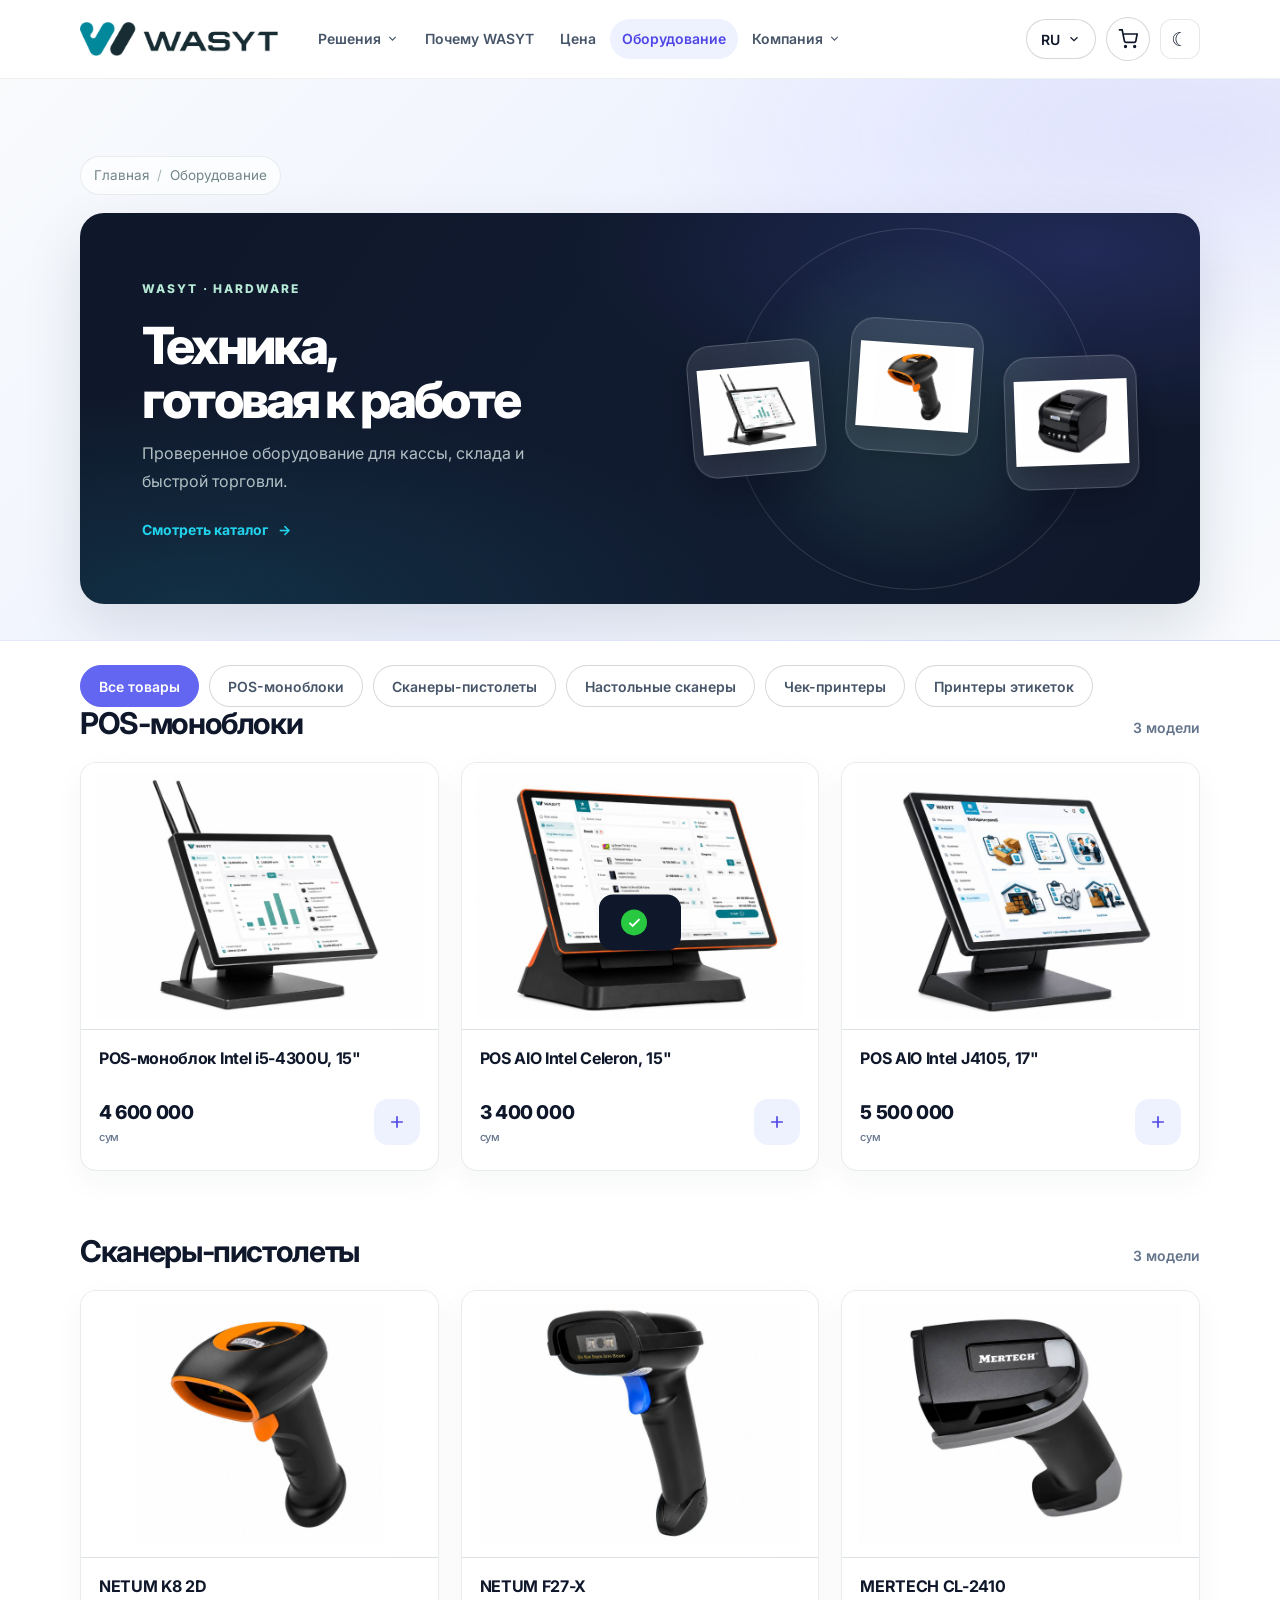
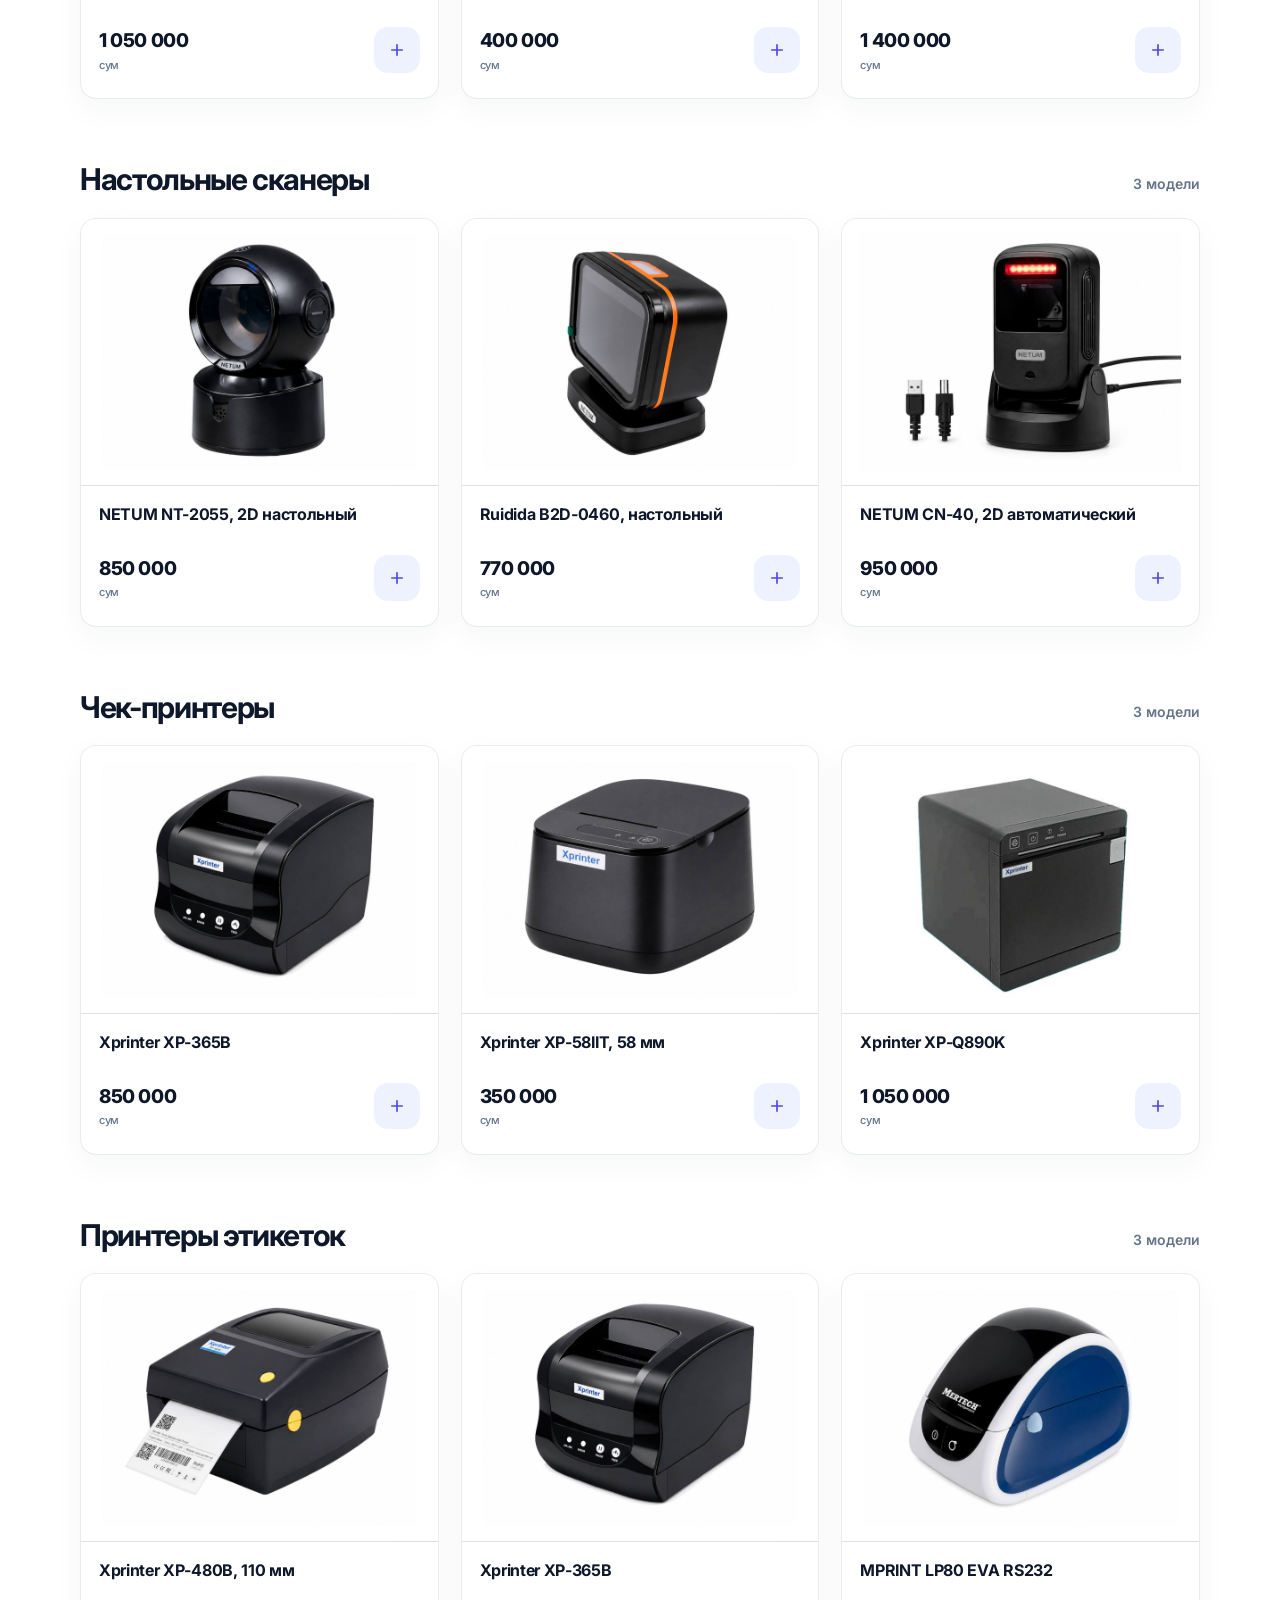
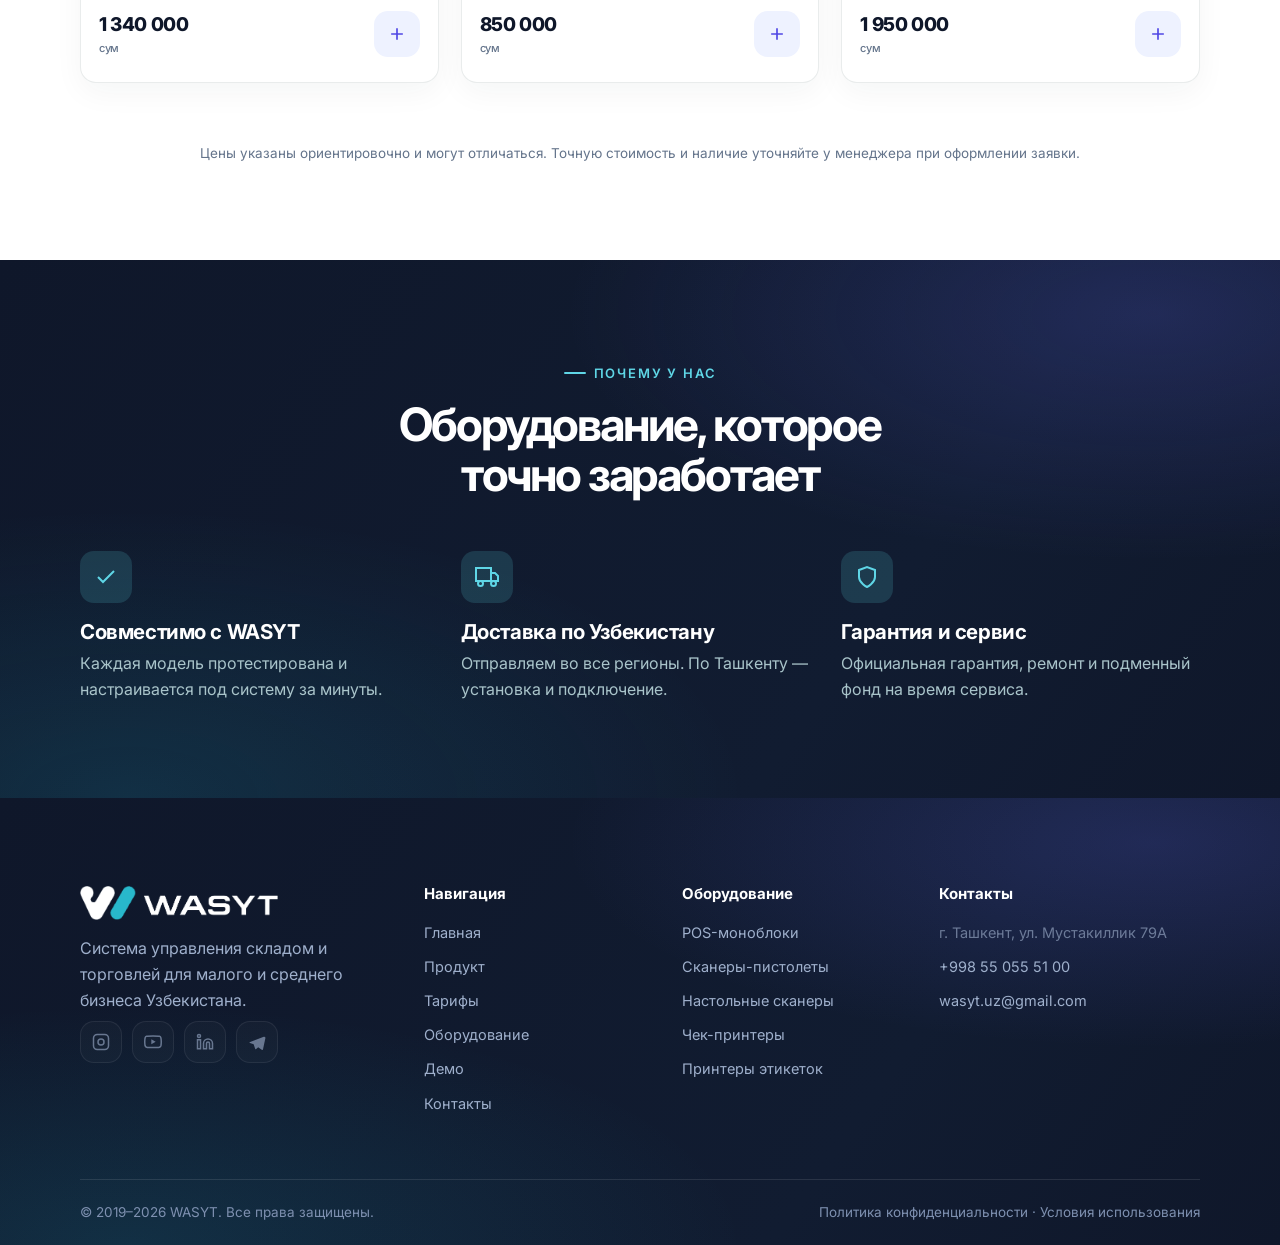
<file: shop.html>
<!DOCTYPE html>
<html lang="ru">
<head>
<meta charset="UTF-8">
<meta name="viewport" content="width=device-width, initial-scale=1.0">
<script>(function(){try{var theme=localStorage.getItem('wasyt-theme');document.documentElement.setAttribute('data-theme',theme||(matchMedia('(prefers-color-scheme: dark)').matches?'dark':'light'));}catch(e){document.documentElement.setAttribute('data-theme','light');}})();</script>
<title>Оборудование WASYT — Чек-принтеры, сканеры, POS-моноблоки</title>
<meta name="description" content="Интернет-магазин торгового оборудования WASYT: чек-принтеры и принтеры этикеток, сканеры штрих-кода, POS-моноблоки, денежные ящики, ТСД и весы.">
<link rel="stylesheet" href="assets/css/site.css">
<link rel="stylesheet" href="assets/css/premium.css">
<link rel="icon" type="image/png" sizes="32x32" href="assets/img/favicon-32.png">
<link rel="icon" type="image/png" sizes="256x256" href="assets/img/favicon.png">
<link rel="apple-touch-icon" href="assets/img/apple-touch-icon.png">
<script>document.documentElement.classList.add('pre');</script>
</head>
<body>

<header class="site-header">
  <div class="wrap nav">
    <a class="brand" href="index.html"><img class="logo" src="assets/img/wasyt-logo-dark.png" alt="WASYT"></a>
    <nav class="nav-links">
      <div class="nav-drop wide2">
        <button class="nav-drop-btn" type="button">Решения<svg class="dc" viewBox="0 0 24 24" fill="none" stroke="currentColor" stroke-width="2"><path d="M6 9l6 6 6-6"/></svg></button>
        <div class="nav-drop-menu">
          <a href="product.html"><span class="di"><svg viewBox="0 0 24 24" fill="none" stroke="currentColor" stroke-width="2"><path d="M2 7v7a2 2 0 0 0 2 2h15a3 3 0 0 0 3-3c0-1.3-.8-2.2-2-2.7L13 8l-1-3H4a2 2 0 0 0-2 2z"/><path d="M2 12h6"/></svg></span><span class="dt"><b>Магазин обуви</b></span></a>
          <a href="product.html"><span class="di"><svg viewBox="0 0 24 24" fill="none" stroke="currentColor" stroke-width="2"><path d="M20.38 3.46L16 2a4 4 0 0 1-8 0L3.62 3.46a2 2 0 0 0-1.34 2.23l.58 3.47a1 1 0 0 0 .99.84H6v10a2 2 0 0 0 2 2h8a2 2 0 0 0 2-2V10h2.15a1 1 0 0 0 .99-.84l.58-3.47a2 2 0 0 0-1.34-2.23z"/></svg></span><span class="dt"><b>Магазин одежды</b></span></a>
          <a href="product.html"><span class="di"><svg viewBox="0 0 24 24" fill="none" stroke="currentColor" stroke-width="2"><path d="M5 11l1.5-6h11L19 11"/><path d="M3 11h18l-1.5 8a2 2 0 0 1-2 1.6H6.5a2 2 0 0 1-2-1.6z"/></svg></span><span class="dt"><b>Продуктовый магазин</b></span></a>
          <a href="product.html"><span class="di"><svg viewBox="0 0 24 24" fill="none" stroke="currentColor" stroke-width="2"><path d="M14.7 6.3a4 4 0 0 0-5.6 5.6L3 18l3 3 6.1-6.1a4 4 0 0 0 5.6-5.6l-2.4 2.4-2.1-.5-.5-2.1z"/></svg></span><span class="dt"><b>Строительный магазин</b></span></a>
          <a href="product.html"><span class="di"><svg viewBox="0 0 24 24" fill="none" stroke="currentColor" stroke-width="2"><path d="M12 7a6 6 0 1 0 0 12 6 6 0 0 0 0-12z"/><path d="M12 11v2l1.5 1"/><path d="M9 4.5L9.5 2h5l.5 2.5"/></svg></span><span class="dt"><b>Магазин аксессуаров</b></span></a>
          <a href="product.html"><span class="di"><svg viewBox="0 0 24 24" fill="none" stroke="currentColor" stroke-width="2"><path d="M3 9l9-7 9 7v11a2 2 0 0 1-2 2H5a2 2 0 0 1-2-2z"/><path d="M9 22V12h6v10"/></svg></span><span class="dt"><b>Товары для дома</b></span></a>
          <a href="product.html"><span class="di"><svg viewBox="0 0 24 24" fill="none" stroke="currentColor" stroke-width="2"><path d="M6 2h12a2 2 0 0 1 2 2v16a2 2 0 0 1-2 2H6a2 2 0 0 1-2-2V4a2 2 0 0 1 2-2z"/><path d="M10.5 18h3"/></svg></span><span class="dt"><b>Магазин электроники</b></span></a>
          <a href="product.html"><span class="di"><svg viewBox="0 0 24 24" fill="none" stroke="currentColor" stroke-width="2"><path d="M12 2l2.4 6.6L21 11l-6.6 2.4L12 20l-2.4-6.6L3 11l6.6-2.4z"/></svg></span><span class="dt"><b>Магазин косметики</b></span></a>
        </div>
      </div>
      <a href="index.html#why">Почему WASYT</a>
      <a href="index.html#pricing">Цена</a>
      <a href="shop.html" class="active">Оборудование</a>
      <div class="nav-drop">
        <button class="nav-drop-btn" type="button">Компания<svg class="dc" viewBox="0 0 24 24" fill="none" stroke="currentColor" stroke-width="2"><path d="M6 9l6 6 6-6"/></svg></button>
        <div class="nav-drop-menu">
          <a href="partners.html"><span class="di"><svg viewBox="0 0 24 24" fill="none" stroke="currentColor" stroke-width="2"><path d="M17 21v-2a4 4 0 0 0-4-4H5a4 4 0 0 0-4 4v2"/><circle cx="9" cy="7" r="4"/><path d="M23 21v-2a4 4 0 0 0-3-3.87"/><path d="M16 3.13a4 4 0 0 1 0 7.75"/></svg></span><span class="dt"><b>Партнёрство</b><span>Станьте партнёром WASYT</span></span></a>
          <a href="contacts.html"><span class="di"><svg viewBox="0 0 24 24" fill="none" stroke="currentColor" stroke-width="2"><path d="M22 16.92v3a2 2 0 0 1-2.18 2 19.79 19.79 0 0 1-8.63-3.07 19.5 19.5 0 0 1-6-6 19.79 19.79 0 0 1-3.07-8.67A2 2 0 0 1 4.11 2h3a2 2 0 0 1 2 1.72c.13.96.36 1.9.7 2.81a2 2 0 0 1-.45 2.11L8.09 9.91a16 16 0 0 0 6 6l1.27-1.27a2 2 0 0 1 2.11-.45c.91.34 1.85.57 2.81.7A2 2 0 0 1 22 16.92z"/></svg></span><span class="dt"><b>Контакты</b><span>Адрес, телефон, почта</span></span></a>
          <a href="demo.html"><span class="di"><svg viewBox="0 0 24 24" fill="none" stroke="currentColor" stroke-width="2"><polygon points="5 3 19 12 5 21 5 3"/></svg></span><span class="dt"><b>Демо</b><span>Видео и запись на показ</span></span></a>
        </div>
      </div>
    </nav>
    <div class="nav-right">
      <div class="lang">
        <button class="lang-btn"><span class="cur">RU</span><svg class="chev" viewBox="0 0 24 24" fill="none" stroke="currentColor" stroke-width="2"><path d="M6 9l6 6 6-6"/></svg></button>
        <div class="lang-menu"><a href="#" data-lang="ru" class="active">🇷🇺 Русский</a><a href="#" data-lang="uz">🇺🇿 O'zbek</a><a href="#" data-lang="en">🇬🇧 English</a></div>
      </div>
      <button class="cart-btn" data-open-cart aria-label="Корзина"><svg viewBox="0 0 24 24" fill="none" stroke="currentColor" stroke-width="2"><circle cx="9" cy="21" r="1"/><circle cx="20" cy="21" r="1"/><path d="M1 1h4l2.68 13.39a2 2 0 0 0 2 1.61h9.72a2 2 0 0 0 2-1.61L23 6H6"/></svg><span class="badge">0</span></button>
      <button class="burger" aria-label="Меню"><span></span><span></span><span></span></button>
    </div>
  </div>
</header>
<div class="mobile-menu">
  <button class="m-close" aria-label="Закрыть" type="button"><svg viewBox="0 0 24 24" fill="none" stroke="currentColor" stroke-width="2"><path d="M6 6l12 12M18 6L6 18"/></svg></button>
  <div class="mlabel">Решения</div>
  <div class="msub">
    <a class="msub-a" href="product.html">Магазин одежды</a>
    <a class="msub-a" href="product.html">Магазин обуви</a>
    <a class="msub-a" href="product.html">Продуктовый магазин</a>
    <a class="msub-a" href="product.html">Строительный магазин</a>
    <a class="msub-a" href="product.html">Магазин косметики</a>
    <a class="msub-a" href="product.html">Магазин аксессуаров</a>
    <a class="msub-a" href="product.html">Магазин электроники</a>
    <a class="msub-a" href="product.html">Товары для дома</a>
  </div>
  <a href="index.html#why">Почему WASYT</a>
  <a href="index.html#pricing">Цена</a>
  <a href="shop.html">Оборудование</a>
  <a href="partners.html">Партнёрство</a>
  <a href="contacts.html">Контакты</a>
  <a href="demo.html">Демо</a>
  <button class="btn btn-primary" data-open-demo>Получить демо-доступ</button>
</div>

<!-- ===== HERO BANNER ===== -->
<section class="page-hero" style="padding-bottom:clamp(20px,3vw,36px)">
  <div class="wrap">
    <div class="crumbs" data-reveal><a href="index.html">Главная</a><span>/</span>Оборудование</div>
    <a href="#catalog" class="equip-banner equip-banner-premium" data-reveal data-d="1">
      <div class="equip-banner-copy">
        <span class="equip-banner-eyebrow">WASYT · HARDWARE</span>
        <h1>Техника, готовая к работе</h1>
        <p>Проверенное оборудование для кассы, склада и быстрой торговли.</p>
        <span class="equip-banner-link">Смотреть каталог <span aria-hidden="true">→</span></span>
      </div>
      <div class="equip-banner-products" aria-hidden="true">
        <span><img src="assets/img/equip/mono-i5-pos.png" alt=""></span>
        <span><img src="assets/img/equip/scan-k8.png" alt=""></span>
        <span><img src="assets/img/equip/chek-365b.png" alt=""></span>
      </div>
    </a>
  </div>
</section>

<!-- ===== CATALOG ===== -->
<section class="section" id="catalog" style="padding-top:clamp(8px,2vw,24px)">
  <div class="wrap">
    <div class="shop-filter" aria-label="Фильтр оборудования" data-shop-filter>
      <button type="button" data-cat="all" class="active">Все товары</button>
    </div>
    <div class="cat-block" data-reveal>
      <div class="cat-head"><h2>POS-моноблоки</h2><span class="cat-count">3 модели</span></div>
      <div class="shop-row">
        <div class="product" data-id="mono-i5" data-name="POS-моноблок Intel i5-4300U, 15&quot;" data-price="4600000" data-img="mono-i5-pos" data-label="POS-моноблок" data-spec="Core i5-4300U · 8 ГБ ОЗУ · 128 ГБ SSD · WiFi 2.4/5G · Bluetooth · 15&quot; сенсорный экран">
          <div class="pimg"><img src="assets/img/equip/mono-i5-pos.png" alt="POS-моноблок Intel i5-4300U, 15&quot;" loading="lazy"></div>
          <div class="pbody">
            <h3>POS-моноблок Intel i5-4300U, 15"</h3>
            <div class="pfoot"><div class="pprice">4 600 000 <small>сум</small></div>
              <button class="add" data-add="mono-i5" data-name="POS-моноблок Intel i5-4300U, 15&quot;" data-price="4600000" aria-label="В корзину"><svg viewBox="0 0 24 24" fill="none" stroke="currentColor" stroke-width="2"><line x1="12" y1="5" x2="12" y2="19"/><line x1="5" y1="12" x2="19" y2="12"/></svg></button></div>
          </div>
        </div>
        <div class="product" data-id="mono-celeron" data-name="POS AIO Intel Celeron, 15&quot;" data-price="3400000" data-img="mono-celeron-pos" data-label="POS-моноблок" data-spec="Intel Celeron · 8 ГБ ОЗУ · 128 ГБ SSD · 15&quot; сенсорный экран">
          <div class="pimg"><span class="ptag">Выгодно</span><img src="assets/img/equip/mono-celeron-pos.png" alt="POS AIO Intel Celeron, 15&quot;" loading="lazy"></div>
          <div class="pbody">
            <h3>POS AIO Intel Celeron, 15"</h3>
            <div class="pfoot"><div class="pprice">3 400 000 <small>сум</small></div>
              <button class="add" data-add="mono-celeron" data-name="POS AIO Intel Celeron, 15&quot;" data-price="3400000" aria-label="В корзину"><svg viewBox="0 0 24 24" fill="none" stroke="currentColor" stroke-width="2"><line x1="12" y1="5" x2="12" y2="19"/><line x1="5" y1="12" x2="19" y2="12"/></svg></button></div>
          </div>
        </div>
        <div class="product" data-id="mono-j4105" data-name="POS AIO Intel J4105, 17&quot;" data-price="5500000" data-img="mono-j4105-pos" data-label="POS-моноблок" data-spec="Intel J4105 · DDR4 8 ГБ · 128 ГБ SSD · 17&quot; сенсор · WiFi + Bluetooth">
          <div class="pimg"><img src="assets/img/equip/mono-j4105-pos.png" alt="POS AIO Intel J4105, 17&quot;" loading="lazy"></div>
          <div class="pbody">
            <h3>POS AIO Intel J4105, 17"</h3>
            <div class="pfoot"><div class="pprice">5 500 000 <small>сум</small></div>
              <button class="add" data-add="mono-j4105" data-name="POS AIO Intel J4105, 17&quot;" data-price="5500000" aria-label="В корзину"><svg viewBox="0 0 24 24" fill="none" stroke="currentColor" stroke-width="2"><line x1="12" y1="5" x2="12" y2="19"/><line x1="5" y1="12" x2="19" y2="12"/></svg></button></div>
          </div>
        </div>
      </div>
    </div>
    <div class="cat-block" data-reveal>
      <div class="cat-head"><h2>Сканеры-пистолеты</h2><span class="cat-count">3 модели</span></div>
      <div class="shop-row">
        <div class="product" data-id="scan-k8" data-name="NETUM K8 2D" data-price="1050000" data-img="scan-k8" data-label="Сканер-пистолет" data-spec="2D штрих-код и QR · проводной · быстрое сканирование · прочный корпус">
          <div class="pimg"><span class="ptag hit">Хит</span><img src="assets/img/equip/scan-k8.png" alt="NETUM K8 2D" loading="lazy"></div>
          <div class="pbody">
            <h3>NETUM K8 2D</h3>
            <div class="pfoot"><div class="pprice">1 050 000 <small>сум</small></div>
              <button class="add" data-add="scan-k8" data-name="NETUM K8 2D" data-price="1050000" aria-label="В корзину"><svg viewBox="0 0 24 24" fill="none" stroke="currentColor" stroke-width="2"><line x1="12" y1="5" x2="12" y2="19"/><line x1="5" y1="12" x2="19" y2="12"/></svg></button></div>
          </div>
        </div>
        <div class="product" data-id="scan-f27x" data-name="NETUM F27-X" data-price="400000" data-img="scan-f27x" data-label="Сканер-пистолет" data-spec="1D и 2D штрих-коды · USB · быстрое сканирование · эргономичный корпус">
          <div class="pimg"><img src="assets/img/equip/scan-f27x.png" alt="NETUM F27-X" loading="lazy"></div>
          <div class="pbody">
            <h3>NETUM F27-X</h3>
            <div class="pfoot"><div class="pprice">400 000 <small>сум</small></div>
              <button class="add" data-add="scan-f27x" data-name="NETUM F27-X" data-price="400000" aria-label="В корзину"><svg viewBox="0 0 24 24" fill="none" stroke="currentColor" stroke-width="2"><line x1="12" y1="5" x2="12" y2="19"/><line x1="5" y1="12" x2="19" y2="12"/></svg></button></div>
          </div>
        </div>
        <div class="product" data-id="scan-cl2410" data-name="MERTECH CL-2410" data-price="1400000" data-img="scan-cl2410" data-label="Сканер-пистолет" data-spec="1D и 2D штрих-коды · проводной · быстрое и точное сканирование">
          <div class="pimg"><img src="assets/img/equip/scan-cl2410.png" alt="MERTECH CL-2410" loading="lazy"></div>
          <div class="pbody">
            <h3>MERTECH CL-2410</h3>
            <div class="pfoot"><div class="pprice">1 400 000 <small>сум</small></div>
              <button class="add" data-add="scan-cl2410" data-name="MERTECH CL-2410" data-price="1400000" aria-label="В корзину"><svg viewBox="0 0 24 24" fill="none" stroke="currentColor" stroke-width="2"><line x1="12" y1="5" x2="12" y2="19"/><line x1="5" y1="12" x2="19" y2="12"/></svg></button></div>
          </div>
        </div>
      </div>
    </div>
    <div class="cat-block" data-reveal>
      <div class="cat-head"><h2>Настольные сканеры</h2><span class="cat-count">3 модели</span></div>
      <div class="shop-row">
        <div class="product" data-id="desk-2055" data-name="NETUM NT-2055, 2D настольный" data-price="850000" data-img="desk-2055-pos" data-label="Настольный сканер" data-spec="1D/2D (QR, DataMatrix) · hands-free · USB · омнидоменное чтение">
          <div class="pimg"><img src="assets/img/equip/desk-2055-pos.png" alt="NETUM NT-2055, 2D настольный" loading="lazy"></div>
          <div class="pbody">
            <h3>NETUM NT-2055, 2D настольный</h3>
            <div class="pfoot"><div class="pprice">850 000 <small>сум</small></div>
              <button class="add" data-add="desk-2055" data-name="NETUM NT-2055, 2D настольный" data-price="850000" aria-label="В корзину"><svg viewBox="0 0 24 24" fill="none" stroke="currentColor" stroke-width="2"><line x1="12" y1="5" x2="12" y2="19"/><line x1="5" y1="12" x2="19" y2="12"/></svg></button></div>
          </div>
        </div>
        <div class="product" data-id="desk-ruidida" data-name="Ruidida B2D-0460, настольный" data-price="770000" data-img="desk-ruidida-pos" data-label="Настольный сканер" data-spec="1D/2D · DataMatrix · поддержка систем маркировки (Честный ЗНАК)">
          <div class="pimg"><img src="assets/img/equip/desk-ruidida-pos.png" alt="Ruidida B2D-0460, настольный" loading="lazy"></div>
          <div class="pbody">
            <h3>Ruidida B2D-0460, настольный</h3>
            <div class="pfoot"><div class="pprice">770 000 <small>сум</small></div>
              <button class="add" data-add="desk-ruidida" data-name="Ruidida B2D-0460, настольный" data-price="770000" aria-label="В корзину"><svg viewBox="0 0 24 24" fill="none" stroke="currentColor" stroke-width="2"><line x1="12" y1="5" x2="12" y2="19"/><line x1="5" y1="12" x2="19" y2="12"/></svg></button></div>
          </div>
        </div>
        <div class="product" data-id="desk-cn40" data-name="NETUM CN-40, 2D автоматический" data-price="950000" data-img="desk-cn40-pos" data-label="Настольный сканер" data-spec="Бесконтактное чтение · сенсор 1MP · QR и PDF417">
          <div class="pimg"><span class="ptag">Новинка</span><img src="assets/img/equip/desk-cn40-pos.png" alt="NETUM CN-40, 2D автоматический" loading="lazy"></div>
          <div class="pbody">
            <h3>NETUM CN-40, 2D автоматический</h3>
            <div class="pfoot"><div class="pprice">950 000 <small>сум</small></div>
              <button class="add" data-add="desk-cn40" data-name="NETUM CN-40, 2D автоматический" data-price="950000" aria-label="В корзину"><svg viewBox="0 0 24 24" fill="none" stroke="currentColor" stroke-width="2"><line x1="12" y1="5" x2="12" y2="19"/><line x1="5" y1="12" x2="19" y2="12"/></svg></button></div>
          </div>
        </div>
      </div>
    </div>
    <div class="cat-block" data-reveal>
      <div class="cat-head"><h2>Чек-принтеры</h2><span class="cat-count">3 модели</span></div>
      <div class="shop-row">
        <div class="product" data-id="chek-365b" data-name="Xprinter XP-365B" data-price="850000" data-img="chek-365b" data-label="Чек-принтер" data-spec="Термопечать · LAN + USB · высокая скорость · надёжная работа">
          <div class="pimg"><span class="ptag hit">Хит</span><img src="assets/img/equip/chek-365b.png" alt="Xprinter XP-365B" loading="lazy"></div>
          <div class="pbody">
            <h3>Xprinter XP-365B</h3>
            <div class="pfoot"><div class="pprice">850 000 <small>сум</small></div>
              <button class="add" data-add="chek-365b" data-name="Xprinter XP-365B" data-price="850000" aria-label="В корзину"><svg viewBox="0 0 24 24" fill="none" stroke="currentColor" stroke-width="2"><line x1="12" y1="5" x2="12" y2="19"/><line x1="5" y1="12" x2="19" y2="12"/></svg></button></div>
          </div>
        </div>
        <div class="product" data-id="chek-58iit" data-name="Xprinter XP-58IIT, 58 мм" data-price="350000" data-img="chek-58iit" data-label="Чек-принтер" data-spec="Термопечать 58 мм · USB · компактный дизайн · для небольших точек">
          <div class="pimg"><img src="assets/img/equip/chek-58iit.png" alt="Xprinter XP-58IIT, 58 мм" loading="lazy"></div>
          <div class="pbody">
            <h3>Xprinter XP-58IIT, 58 мм</h3>
            <div class="pfoot"><div class="pprice">350 000 <small>сум</small></div>
              <button class="add" data-add="chek-58iit" data-name="Xprinter XP-58IIT, 58 мм" data-price="350000" aria-label="В корзину"><svg viewBox="0 0 24 24" fill="none" stroke="currentColor" stroke-width="2"><line x1="12" y1="5" x2="12" y2="19"/><line x1="5" y1="12" x2="19" y2="12"/></svg></button></div>
          </div>
        </div>
        <div class="product" data-id="chek-q890k" data-name="Xprinter XP-Q890K" data-price="1050000" data-img="chek-q890k" data-label="Чек-принтер" data-spec="Чековый принтер · термопечать · USB">
          <div class="pimg"><img src="assets/img/equip/chek-q890k.png" alt="Xprinter XP-Q890K" loading="lazy"></div>
          <div class="pbody">
            <h3>Xprinter XP-Q890K</h3>
            <div class="pfoot"><div class="pprice">1 050 000 <small>сум</small></div>
              <button class="add" data-add="chek-q890k" data-name="Xprinter XP-Q890K" data-price="1050000" aria-label="В корзину"><svg viewBox="0 0 24 24" fill="none" stroke="currentColor" stroke-width="2"><line x1="12" y1="5" x2="12" y2="19"/><line x1="5" y1="12" x2="19" y2="12"/></svg></button></div>
          </div>
        </div>
      </div>
    </div>
    <div class="cat-block" data-reveal>
      <div class="cat-head"><h2>Принтеры этикеток</h2><span class="cat-count">3 модели</span></div>
      <div class="shop-row">
        <div class="product" data-id="label-480b" data-name="Xprinter XP-480B, 110 мм" data-price="1340000" data-img="label-480b" data-label="Принтер этикеток" data-spec="Этикетки до 110 мм · термопечать без чернил · USB · для склада и логистики">
          <div class="pimg"><img src="assets/img/equip/label-480b.png" alt="Xprinter XP-480B, 110 мм" loading="lazy"></div>
          <div class="pbody">
            <h3>Xprinter XP-480B, 110 мм</h3>
            <div class="pfoot"><div class="pprice">1 340 000 <small>сум</small></div>
              <button class="add" data-add="label-480b" data-name="Xprinter XP-480B, 110 мм" data-price="1340000" aria-label="В корзину"><svg viewBox="0 0 24 24" fill="none" stroke="currentColor" stroke-width="2"><line x1="12" y1="5" x2="12" y2="19"/><line x1="5" y1="12" x2="19" y2="12"/></svg></button></div>
          </div>
        </div>
        <div class="product" data-id="label-365b" data-name="Xprinter XP-365B" data-price="850000" data-img="label-365b" data-label="Принтер этикеток" data-spec="Термопечать 127 мм/с · без чернил и ленты · рулон до 82 мм · защита от перегрева">
          <div class="pimg"><img src="assets/img/equip/label-365b.png" alt="Xprinter XP-365B" loading="lazy"></div>
          <div class="pbody">
            <h3>Xprinter XP-365B</h3>
            <div class="pfoot"><div class="pprice">850 000 <small>сум</small></div>
              <button class="add" data-add="label-365b" data-name="Xprinter XP-365B" data-price="850000" aria-label="В корзину"><svg viewBox="0 0 24 24" fill="none" stroke="currentColor" stroke-width="2"><line x1="12" y1="5" x2="12" y2="19"/><line x1="5" y1="12" x2="19" y2="12"/></svg></button></div>
          </div>
        </div>
        <div class="product" data-id="label-lp80" data-name="MPRINT LP80 EVA RS232" data-price="1950000" data-img="label-lp80" data-label="Принтер этикеток" data-spec="Этикетки · термопечать · RS232 + USB · надёжная конструкция">
          <div class="pimg"><img src="assets/img/equip/label-lp80.png" alt="MPRINT LP80 EVA RS232" loading="lazy"></div>
          <div class="pbody">
            <h3>MPRINT LP80 EVA RS232</h3>
            <div class="pfoot"><div class="pprice">1 950 000 <small>сум</small></div>
              <button class="add" data-add="label-lp80" data-name="MPRINT LP80 EVA RS232" data-price="1950000" aria-label="В корзину"><svg viewBox="0 0 24 24" fill="none" stroke="currentColor" stroke-width="2"><line x1="12" y1="5" x2="12" y2="19"/><line x1="5" y1="12" x2="19" y2="12"/></svg></button></div>
          </div>
        </div>
      </div>
    </div>
    <p class="center" style="margin-top:clamp(40px,5vw,60px);font-size:13.5px;color:var(--muted)">Цены указаны ориентировочно и могут отличаться. Точную стоимость и наличие уточняйте у менеджера при оформлении заявки.</p>
  </div>
</section>

<!-- ===== WHY BUY FROM US ===== -->
<section class="section band-dark">
  <span class="blob a" style="opacity:.16"></span>
  <div class="wrap">
    <div class="center" style="max-width:620px;margin:0 auto 52px" data-reveal>
      <span class="eyebrow">Почему у нас</span>
      <h2 style="margin-top:16px">Оборудование, которое точно заработает</h2>
    </div>
    <div class="grid cols-3">
      <div data-reveal>
        <div class="ico" style="background:rgba(95,214,230,.16);color:#5fd6e6;width:52px;height:52px;border-radius:14px;display:grid;place-items:center;margin-bottom:18px"><svg viewBox="0 0 24 24" fill="none" stroke="currentColor" stroke-width="2" style="width:24px;height:24px"><polyline points="20 6 9 17 4 12"/></svg></div>
        <h3 style="color:#fff;margin-bottom:8px">Совместимо с WASYT</h3>
        <p style="color:#a9c4ca">Каждая модель протестирована и настраивается под систему за минуты.</p>
      </div>
      <div data-reveal data-d="1">
        <div class="ico" style="background:rgba(95,214,230,.16);color:#5fd6e6;width:52px;height:52px;border-radius:14px;display:grid;place-items:center;margin-bottom:18px"><svg viewBox="0 0 24 24" fill="none" stroke="currentColor" stroke-width="2" style="width:24px;height:24px"><rect x="1" y="3" width="15" height="13"/><path d="M16 8h4l3 3v5h-7V8z"/><circle cx="5.5" cy="18.5" r="2.5"/><circle cx="18.5" cy="18.5" r="2.5"/></svg></div>
        <h3 style="color:#fff;margin-bottom:8px">Доставка по Узбекистану</h3>
        <p style="color:#a9c4ca">Отправляем во все регионы. По Ташкенту — установка и подключение.</p>
      </div>
      <div data-reveal data-d="2">
        <div class="ico" style="background:rgba(95,214,230,.16);color:#5fd6e6;width:52px;height:52px;border-radius:14px;display:grid;place-items:center;margin-bottom:18px"><svg viewBox="0 0 24 24" fill="none" stroke="currentColor" stroke-width="2" style="width:24px;height:24px"><path d="M12 22s8-4 8-10V5l-8-3-8 3v7c0 6 8 10 8 10z"/></svg></div>
        <h3 style="color:#fff;margin-bottom:8px">Гарантия и сервис</h3>
        <p style="color:#a9c4ca">Официальная гарантия, ремонт и подменный фонд на время сервиса.</p>
      </div>
    </div>
  </div>
</section>

<!-- ===== FOOTER ===== -->
<footer class="footer">
  <div class="wrap">
    <div class="foot-grid">
      <div>
        <a class="brand" href="index.html"><img class="logo" src="assets/img/wasyt-logo-light.png" alt="WASYT"></a>
        <p style="margin-top:16px;max-width:34ch">Система управления складом и торговлей для малого и среднего бизнеса Узбекистана.</p>
        <div class="socials">
          <a href="#" aria-label="Instagram"><svg viewBox="0 0 24 24" fill="none" stroke="currentColor" stroke-width="2"><rect x="2" y="2" width="20" height="20" rx="5"/><circle cx="12" cy="12" r="4"/><line x1="17.5" y1="6.5" x2="17.5" y2="6.5"/></svg></a>
          <a href="#" aria-label="YouTube"><svg viewBox="0 0 24 24" fill="none" stroke="currentColor" stroke-width="2"><path d="M22.54 6.42a2.78 2.78 0 0 0-1.94-2C18.88 4 12 4 12 4s-6.88 0-8.6.46a2.78 2.78 0 0 0-1.94 2A29 29 0 0 0 1 11.75a29 29 0 0 0 .46 5.33A2.78 2.78 0 0 0 3.4 19c1.72.46 8.6.46 8.6.46s6.88 0 8.6-.46a2.78 2.78 0 0 0 1.94-2 29 29 0 0 0 .46-5.25 29 29 0 0 0-.46-5.33z"/><polygon points="9.75 15.02 15.5 11.75 9.75 8.48 9.75 15.02" fill="currentColor" stroke="none"/></svg></a>
          <a href="#" aria-label="LinkedIn"><svg viewBox="0 0 24 24" fill="none" stroke="currentColor" stroke-width="2"><path d="M16 8a6 6 0 0 1 6 6v7h-4v-7a2 2 0 0 0-4 0v7h-4v-7a6 6 0 0 1 6-6z"/><rect x="2" y="9" width="4" height="12"/><circle cx="4" cy="4" r="2"/></svg></a>
          <a href="#" aria-label="Telegram"><svg viewBox="0 0 24 24" fill="currentColor"><path d="M21.94 4.5L2.9 11.84c-1.3.52-1.29 1.25-.24 1.57l4.88 1.52 1.88 5.77c.24.66.12.92.81.92.53 0 .77-.24 1.06-.53l2.28-2.22 4.74 3.5c.87.48 1.5.23 1.72-.81l3.12-14.69c.32-1.27-.48-1.84-1.39-1.47z"/></svg></a>
        </div>
      </div>
      <div><h4>Навигация</h4><div class="foot-list"><a href="index.html">Главная</a><a href="product.html">Продукт</a><a href="index.html#pricing">Тарифы</a><a href="shop.html">Оборудование</a><a href="demo.html">Демо</a><a href="contacts.html">Контакты</a></div></div>
      <div><h4>Оборудование</h4><div class="foot-list"><a href="shop.html">POS-моноблоки</a><a href="shop.html">Сканеры-пистолеты</a><a href="shop.html">Настольные сканеры</a><a href="shop.html">Чек-принтеры</a><a href="shop.html">Принтеры этикеток</a></div></div>
      <div><h4>Контакты</h4><div class="foot-list"><a href="#">г. Ташкент, ул. Мустакиллик 79А</a><a href="tel:+998550555100">+998 55 055 51 00</a><a href="mailto:wasyt.uz@gmail.com">wasyt.uz@gmail.com</a></div></div>
    </div>
    <div class="foot-bottom"><span>© 2019–2026 WASYT. Все права защищены.</span><span>Политика конфиденциальности · Условия использования</span></div>
  </div>
</footer>

<!-- ===== PRODUCT DETAIL MODAL ===== -->
<div class="pd-modal" id="pd-modal">
  <div class="pd-bg" data-pd-close></div>
  <div class="pd-card">
    <button class="pd-x" data-pd-close aria-label="Закрыть"><svg viewBox="0 0 24 24" fill="none" stroke="currentColor" stroke-width="2"><line x1="18" y1="6" x2="6" y2="18"/><line x1="6" y1="6" x2="18" y2="18"/></svg></button>
    <div class="pd-img"><img id="pd-img" alt=""></div>
    <div class="pd-info">
      <div class="pd-cat" id="pd-cat"></div>
      <h2 id="pd-name"></h2>
      <div class="pd-price" id="pd-price"></div>
      <ul class="pd-specs" id="pd-specs"></ul>
      <button class="btn btn-primary" id="pd-add">
        <svg viewBox="0 0 24 24" fill="none" stroke="currentColor" stroke-width="2"><circle cx="9" cy="21" r="1"/><circle cx="20" cy="21" r="1"/><path d="M1 1h4l2.68 13.39a2 2 0 0 0 2 1.61h9.72a2 2 0 0 0 2-1.61L23 6H6"/></svg>
        Добавить в корзину
      </button>
    </div>
  </div>
</div>

<!-- ===== CART DRAWER ===== -->
<div class="cart-drawer" id="cart-drawer">
  <div class="cart-bg" data-close-cart></div>
  <div class="cart-panel">
    <div class="cart-head">
      <h3>Корзина</h3>
      <button class="x" data-close-cart aria-label="Закрыть"><svg viewBox="0 0 24 24" fill="none" stroke="currentColor" stroke-width="2"><line x1="18" y1="6" x2="6" y2="18"/><line x1="6" y1="6" x2="18" y2="18"/></svg></button>
    </div>
    <div class="cart-items" id="cart-items"></div>
    <div class="cart-foot" id="cart-foot">
      <div class="cart-total"><span>Итого</span><b id="cart-total-val">0 сум</b></div>
      <div id="cart-step-cart">
        <button class="btn btn-primary" id="cart-checkout">Оформить заявку</button>
        <p class="hint">Без онлайн-оплаты — менеджер свяжется и подтвердит заказ.</p>
      </div>
      <form id="cart-form" class="cart-form" novalidate hidden>
        <div class="field" id="cf-name-field">
          <label for="cf-name">Имя и фамилия</label>
          <input type="text" id="cf-name" placeholder="Введите имя и фамилию" autocomplete="name">
          <div class="msg">Укажите имя и фамилию</div>
        </div>
        <div class="field" id="cf-phone-field">
          <label for="cf-phone">Номер телефона</label>
          <input type="tel" id="cf-phone" data-no-i18n placeholder="+998 90 123 45 67" autocomplete="tel" inputmode="tel">
          <div class="msg">Укажите корректный номер телефона</div>
        </div>
        <button class="btn btn-primary" type="submit">Отправить заявку</button>
        <button class="cart-form-back" type="button" id="cart-form-back">← Назад к корзине</button>
      </form>
    </div>
  </div>
</div>

<div class="toast" id="toast"><span class="ok"><svg viewBox="0 0 24 24" fill="none" stroke="currentColor" stroke-width="3"><polyline points="20 6 9 17 4 12"/></svg></span><span class="txt"></span></div>

<script src="assets/js/i18n.js"></script>
<script src="assets/js/site.js"></script>
<script src="assets/js/demo.js"></script>
<script src="assets/js/shop.js"></script>
</body>
</html>
</file>
<file: assets/css/site.css>
/* =========================================================
   WASYT — premium corporate design system
   ========================================================= */

@import url('https://fonts.googleapis.com/css2?family=Inter:wght@400;500;600;700;800&display=swap');

:root{
  /* Brand palette — official WASYT brandbook */
  --navy-900:#0e2026;
  --navy-800:#13282f;
  --navy-700:#172d33;       /* Tangaroa — primary dark */
  --navy-600:#1d3a42;

  --brand:#01889a;          /* Eastern Blue — official primary */
  --brand-strong:#016f7e;   /* darker teal — hover/contrast */
  --brand-deep:#02535d;     /* deepest teal */
  --brand-light:#28b8cb;    /* lighter logo accent — highlights on dark */
  --brand-soft:#e2f3f5;     /* light teal tint */
  --brand-ring:rgba(1,136,154,.26);
  --cyan-bg:#d6f9fc;        /* brand light background */

  --ink:#172d33;            /* headings (Tangaroa) */
  --body:#4a606a;           /* body text */
  --muted:#8aa0a8;          /* captions */

  --bg:#ffffff;
  --surface:#f1f8f9;
  --surface-2:#e7f3f5;
  --line:rgba(23,45,51,.10);
  --line-strong:rgba(23,45,51,.16);

  --white:#ffffff;

  /* radii */
  --r-sm:10px;
  --r-md:16px;
  --r-lg:22px;
  --r-xl:30px;
  --r-pill:999px;

  /* shadow */
  --sh-1:0 1px 2px rgba(12,24,48,.05);
  --sh-2:0 8px 24px -12px rgba(12,24,48,.18);
  --sh-3:0 24px 60px -24px rgba(12,24,48,.28);
  --sh-blue:0 16px 36px -14px rgba(1,136,154,.46);

  /* layout */
  --maxw:1200px;
  --gut:clamp(20px,5vw,40px);

  --ff:'Inter',system-ui,-apple-system,'Segoe UI',sans-serif;
}

*{box-sizing:border-box;margin:0;padding:0}
html{scroll-behavior:smooth}
body{
  font-family:var(--ff);
  color:var(--body);
  background:var(--bg);
  line-height:1.55;
  -webkit-font-smoothing:antialiased;
  text-rendering:optimizeLegibility;
  overflow-x:hidden;
}
img{display:block;max-width:100%}
a{color:inherit;text-decoration:none}
button{font-family:inherit;cursor:pointer;border:none;background:none}
::selection{background:var(--brand);color:#fff}

h1,h2,h3,h4{color:var(--ink);line-height:1.08;letter-spacing:-.02em;font-weight:700}
h1{font-size:clamp(34px,5.4vw,62px);font-weight:800;letter-spacing:-.035em}
h2{font-size:clamp(28px,3.6vw,46px);letter-spacing:-.03em}
h3{font-size:clamp(20px,1.6vw,24px)}
p{text-wrap:pretty}

/* ---------- layout helpers ---------- */
.wrap{max-width:var(--maxw);margin:0 auto;padding-inline:var(--gut)}
.section{padding-block:clamp(64px,9vw,128px)}
.eyebrow{
  display:inline-flex;align-items:center;gap:8px;
  font-size:13px;font-weight:600;letter-spacing:.14em;text-transform:uppercase;
  color:var(--brand-strong);
}
.eyebrow::before{content:"";width:22px;height:2px;background:var(--brand);border-radius:2px}
.lead{font-size:clamp(16px,1.3vw,19px);color:var(--body);max-width:60ch}
.center{text-align:center}
.center .lead{margin-inline:auto}

/* ---------- buttons ---------- */
.btn{
  display:inline-flex;align-items:center;gap:10px;
  height:52px;padding:0 26px;border-radius:var(--r-pill);
  font-weight:600;font-size:15px;letter-spacing:-.01em;
  transition:transform .18s cubic-bezier(.2,.7,.2,1),box-shadow .25s,background .2s,color .2s;
  white-space:nowrap;
}
.btn svg{width:18px;height:18px}
.btn-primary{background:var(--brand);color:#fff;box-shadow:var(--sh-blue)}
.btn-primary:hover{background:var(--brand-strong);transform:translateY(-2px);box-shadow:0 22px 46px -14px rgba(37,99,235,.6)}
.btn-ghost{background:#fff;color:var(--ink);border:1px solid var(--line-strong);box-shadow:var(--sh-1)}
.btn-ghost:hover{border-color:var(--brand);color:var(--brand-strong);transform:translateY(-2px)}
.btn-light{background:rgba(255,255,255,.12);color:#fff;border:1px solid rgba(255,255,255,.24);-webkit-backdrop-filter:blur(6px);backdrop-filter:blur(6px)}
.btn-light:hover{background:rgba(255,255,255,.22);transform:translateY(-2px)}
.btn-sm{height:44px;padding:0 20px;font-size:14px}

/* ---------- header ---------- */
.site-header{
  position:sticky;top:0;z-index:80;
  background:rgba(255,255,255,.72);
  -webkit-backdrop-filter:saturate(160%) blur(14px);
  backdrop-filter:saturate(160%) blur(14px);
  border-bottom:1px solid transparent;
  transition:border-color .3s,box-shadow .3s,background .3s;
}
.site-header.scrolled{border-color:var(--line);box-shadow:var(--sh-1)}
.nav{display:flex;align-items:center;gap:18px;height:74px}
.brand{display:flex;align-items:center;gap:11px;font-weight:800;color:var(--ink);font-size:20px;letter-spacing:-.03em}
.brand .logo{height:34px;width:auto;display:block}
.brand small{display:block;font-size:10px;font-weight:600;color:var(--muted);letter-spacing:.08em;margin-top:2px}
.brand .sub{display:flex;flex-direction:column;line-height:1;justify-content:center}
.nav-links{display:flex;align-items:center;gap:2px;margin-left:10px}
.nav-links a{
  position:relative;padding:9px 12px;border-radius:var(--r-pill);
  font-size:14.5px;font-weight:500;color:var(--body);transition:color .2s,background .2s;white-space:nowrap;
}
.nav-links a:hover{color:var(--ink);background:var(--surface)}
.nav-links a.active{color:var(--brand-strong);background:var(--brand-soft)}
.nav-right{margin-left:auto;display:flex;align-items:center;gap:10px}

/* nav dropdown (Компания) */
.nav-drop{position:relative}
.nav-drop-btn{display:flex;align-items:center;gap:5px;padding:9px 12px;border-radius:var(--r-pill);
  font-size:14.5px;font-weight:500;color:var(--body);transition:color .2s,background .2s;white-space:nowrap;font-family:inherit}
.nav-drop-btn .dc{width:13px;height:13px;transition:transform .25s}
.nav-drop:hover .nav-drop-btn,.nav-drop-btn.active{color:var(--ink);background:var(--surface)}
.nav-drop:hover .nav-drop-btn .dc{transform:rotate(180deg)}
.nav-drop-menu{position:absolute;top:calc(100% + 8px);left:50%;transform:translateX(-50%) translateY(-6px);
  min-width:200px;background:#fff;border:1px solid var(--line);border-radius:14px;box-shadow:var(--sh-3);padding:7px;
  opacity:0;visibility:hidden;transition:.22s;z-index:90}
.nav-drop:hover .nav-drop-menu{opacity:1;visibility:visible;transform:translateX(-50%) translateY(0)}
.nav-drop-menu::before{content:"";position:absolute;top:-10px;left:0;right:0;height:10px}
.nav-drop-menu a{display:flex;align-items:center;gap:11px;padding:11px 13px;border-radius:9px;font-size:14.5px;font-weight:500;color:var(--body);transition:.18s}
.nav-drop-menu a:hover{background:var(--surface);color:var(--ink)}
.nav-drop-menu a .di{width:34px;height:34px;border-radius:9px;background:var(--brand-soft);color:var(--brand-strong);display:grid;place-items:center;flex:none}
.nav-drop-menu a .di svg{width:17px;height:17px}
.nav-drop-menu a b{display:block;font-size:14px;color:var(--ink);font-weight:600;line-height:1.2}
.nav-drop-menu a span{font-size:12px;color:var(--muted)}

/* ---------- pricing comparison (accordion) ---------- */
.cmp{max-width:920px;margin:0 auto}
.cmp-head{position:sticky;top:74px;z-index:20;display:grid;grid-template-columns:1fr 120px 120px 46px;gap:0;
  background:var(--bg);border:1px solid var(--line);border-radius:18px;overflow:hidden;box-shadow:var(--sh-1);margin-bottom:14px}
.cmp-head .ch-feat{padding:18px 22px;display:flex;align-items:center;font-weight:700;color:var(--ink);font-size:15px}
.cmp-col{padding:16px 14px;text-align:center;border-left:1px solid var(--line)}
.cmp-head .cmp-col.biz{grid-column:3 / 5}
.cmp-col.biz{background:linear-gradient(165deg,var(--brand) 0%,var(--brand-deep) 100%);color:#fff;position:relative}
.cmp-col .cc-name{font-size:12px;font-weight:700;letter-spacing:.08em;text-transform:uppercase}
.cmp-col.biz .cc-name{color:#fff}
.cmp-col:not(.biz) .cc-name{color:var(--brand-strong)}
.cmp-col .cc-price{font-size:17px;font-weight:800;color:var(--ink);margin-top:3px;letter-spacing:-.02em;white-space:nowrap}
.cmp-col.biz .cc-price{color:#fff}
.cmp-col .cc-per{font-size:10.5px;color:var(--muted);font-weight:600}
.cmp-col.biz .cc-per{color:rgba(255,255,255,.85)}
.cmp-col .cc-badge{position:absolute;top:10px;left:50%;transform:translateX(-50%);background:#fff;color:var(--brand-strong);
  font-size:9.5px;font-weight:800;letter-spacing:.04em;padding:3px 11px;border-radius:var(--r-pill);text-transform:uppercase;white-space:nowrap;box-shadow:0 2px 8px rgba(0,0,0,.12)}
.cmp-col.biz{padding-top:30px}

.cmp-cat{border:1px solid var(--line);border-radius:16px;background:#fff;margin-bottom:12px;overflow:hidden;transition:box-shadow .25s,border-color .25s,transform .25s}
.cmp-cat:hover{border-color:var(--line-strong);box-shadow:var(--sh-1)}
.cmp-cat.open{box-shadow:var(--sh-2);border-color:var(--brand)}
.cmp-cat-head{width:100%;display:grid;grid-template-columns:1fr 120px 120px 46px;align-items:center;cursor:pointer;background:none;text-align:left;transition:background .2s}
.cmp-cat-head:hover{background:var(--surface)}
.cmp-cat.open .cmp-cat-head{background:var(--brand-soft)}
.cmp-cat-head .cch-t{display:flex;align-items:center;gap:13px;padding:18px 22px;min-width:0}
.cmp-cat-head .cch-txt{display:flex;flex-direction:column;gap:3px;min-width:0}
.cmp-cat-head .cch-ic{width:42px;height:42px;border-radius:12px;background:var(--brand-soft);display:grid;place-items:center;flex:none;transition:.25s;color:var(--brand-strong)}
.cmp-cat-head .cch-ic svg{width:23px;height:23px;display:block}
.cmp-cat.open .cch-ic{background:var(--brand);transform:scale(1.04);color:#fff}
.cmp-cat:hover .cch-ic{background:var(--brand);color:#fff}
.cmp-cat-head h3{font-size:15.5px;color:var(--ink);margin:0;line-height:1.2}
.cmp-cat-head .cch-n{font-size:12px;color:var(--muted);font-weight:600;margin-top:2px}
.cch-chev{justify-self:center;width:20px;height:20px;color:var(--muted);transition:transform .3s,color .25s}
.cmp-cat.open .cch-chev{transform:rotate(180deg);color:var(--brand-strong)}
.cch-mini{justify-self:center;display:inline-flex;align-items:center;gap:5px;font-size:13.5px;font-weight:700;color:var(--brand-strong)}
.cch-mini svg{width:14px;height:14px}
.cch-mini.biz-mini{color:var(--brand-strong)}
.cmp-cat.open .cch-mini{opacity:.55}
.cmp-cat-body{display:grid;grid-template-rows:0fr;transition:grid-template-rows .35s ease}
.cmp-cat.open .cmp-cat-body{grid-template-rows:1fr}
.cmp-cat-body-in{overflow:hidden}
.cmp-row{display:grid;grid-template-columns:1fr 120px 120px 46px;align-items:center;border-top:1px solid var(--line)}
.cmp-row .cr-f{padding:13px 22px 13px 75px;font-size:14px;color:var(--body)}
.cmp-row .cr-c{text-align:center;padding:13px 0;border-left:1px solid var(--line);align-self:stretch;display:grid;place-items:center}
.cmp-row .cr-c.biz{background:var(--brand-soft)}
.cmp-row .cr-sp{align-self:stretch}
.cmp-row .yes{width:24px;height:24px;border-radius:50%;background:var(--brand);color:#fff;display:grid;place-items:center}
.cmp-row .yes svg{width:13px;height:13px}
.cmp-row .no{width:18px;height:2px;background:var(--line-strong);border-radius:2px}
.cmp-cat-foot{display:grid;grid-template-columns:1fr 132px 132px;border-top:1px solid var(--line)}

.cmp-cta{display:grid;grid-template-columns:1fr 132px 132px;gap:0;margin-top:18px;align-items:center}
.cmp-cta .cta-sp{padding:0 22px;font-size:13px;color:var(--muted)}
.cmp-cta .cta-btn{padding:0 8px}
.cmp-cta .btn{width:100%;justify-content:center;height:46px;padding:0 10px;font-size:13.5px}

/* trust strip under pricing */
.price-trust{display:flex;flex-wrap:wrap;justify-content:center;gap:14px 28px;margin-top:48px;padding-top:36px;border-top:1px solid var(--line)}
.price-trust .pt{display:flex;align-items:center;gap:9px;font-size:14px;font-weight:500;color:var(--body)}
.price-trust .pt .pti{width:28px;height:28px;border-radius:8px;background:var(--brand-soft);color:var(--brand-strong);display:grid;place-items:center;flex:none}
.price-trust .pt .pti svg{width:15px;height:15px}

@media (max-width:640px){
  .cmp-head,.cmp-cat-head,.cmp-row,.cmp-cat-foot,.cmp-cta{grid-template-columns:1fr 72px 72px 34px}
  .cmp-head .ch-feat{padding:14px}
  .cmp-col{padding:12px 6px}
  .cmp-col .cc-price{font-size:13px}
  .cmp-row .cr-f{padding:12px 10px 12px 14px;font-size:13px}
  .cmp-cat-head .cch-t{padding:14px}
  .cmp-cat-head .cch-ic{width:36px;height:36px}
  .cmp-cat-head .cch-ic svg{width:20px;height:20px}
  .cmp-cat-head h3{font-size:13.5px}
  .cmp-cta{grid-template-columns:1fr;gap:10px}
  .cmp-cta .cta-sp{display:none}
}

/* mega menu variant (Решения) — two-column list */
.nav-drop.wide2 .nav-drop-menu{display:grid;grid-template-columns:1fr 1fr;gap:2px;width:560px;min-width:0}
@media (max-width:760px){.nav-drop.wide2 .nav-drop-menu{grid-template-columns:1fr;width:auto}}

/* mega menu variant (Почему WASYT) — features + case card */
.nav-drop.whymenu .nav-drop-menu{display:grid;grid-template-columns:1fr 256px;gap:14px;width:720px;min-width:0;padding:14px;
  left:0;transform:translateX(-30px) translateY(-6px)}
.nav-drop.whymenu:hover .nav-drop-menu{transform:translateX(-30px) translateY(0)}
.nav-drop.whymenu .why-cols{display:grid;grid-template-columns:1fr 1fr;gap:2px;align-content:start}
.nav-drop.whymenu .why-cols a{align-items:flex-start}
.nav-drop.whymenu .why-cols a .dt b{margin-bottom:2px}
.why-case{flex-direction:column!important;align-items:stretch!important;gap:0!important;padding:0!important;
  border-radius:14px;overflow:hidden;background:var(--surface);border:1px solid var(--line)}
.why-case:hover{background:var(--surface)!important;border-color:var(--brand)}
.why-case-img{display:block;aspect-ratio:16/10;overflow:hidden}
.why-case-img img{width:100%;height:100%;object-fit:cover;display:block;transition:transform .4s}
.why-case:hover .why-case-img img{transform:scale(1.05)}
.why-case-body{display:flex;flex-direction:column;gap:6px;padding:13px 15px 15px}
.why-case-body b{font-size:14.5px!important;color:var(--ink);font-weight:700;line-height:1.3}
.why-case-sub{font-size:12.5px;color:var(--muted)}
.why-case-link{display:flex;align-items:center;gap:6px;font-size:13.5px;font-weight:700;color:var(--brand-strong);margin-top:2px}
.why-case-link svg{width:15px;height:15px;transition:transform .2s}
.why-case:hover .why-case-link svg{transform:translateX(3px)}
@media (max-width:860px){.nav-drop.whymenu .nav-drop-menu{grid-template-columns:1fr;width:560px}.why-case{flex-direction:row!important}.why-case-img{aspect-ratio:1;width:110px;flex:none}}
@media (max-width:620px){.nav-drop.whymenu .nav-drop-menu{width:auto}.nav-drop.whymenu .why-cols{grid-template-columns:1fr}}

/* language switcher */
.lang{position:relative}
.lang-btn{display:flex;align-items:center;gap:7px;height:40px;padding:0 14px;border-radius:var(--r-pill);
  border:1px solid var(--line-strong);font-weight:600;font-size:14px;color:var(--ink);background:#fff;transition:border-color .2s}
.lang-btn:hover{border-color:var(--brand)}
.lang-btn .chev{width:14px;height:14px;transition:transform .25s}
.lang.open .chev{transform:rotate(180deg)}
.lang-menu{
  position:absolute;top:48px;right:0;min-width:120px;background:#fff;
  border:1px solid var(--line);border-radius:14px;box-shadow:var(--sh-3);padding:6px;
  opacity:0;visibility:hidden;transform:translateY(-6px);transition:.2s;
}
.lang.open .lang-menu{opacity:1;visibility:visible;transform:translateY(0)}
.lang-menu a{display:flex;align-items:center;gap:8px;padding:9px 12px;border-radius:9px;font-weight:500;font-size:14px;color:var(--body)}
.lang-menu a:hover{background:var(--surface);color:var(--ink)}
.lang-menu a.active{color:var(--brand-strong);font-weight:600}

.burger{display:none;width:44px;height:44px;border-radius:11px;border:1px solid var(--line-strong);background:#fff}
.burger span{display:block;width:18px;height:2px;background:var(--ink);margin:4px auto;border-radius:2px;transition:.25s}

/* ---------- hero ---------- */
.hero{position:relative;padding-top:clamp(48px,7vw,86px);padding-bottom:clamp(60px,8vw,110px);overflow:hidden}
.hero-grid{display:grid;grid-template-columns:1.05fr .95fr;gap:clamp(28px,4vw,60px);align-items:center}
.hero-badge{
  display:inline-flex;align-items:center;gap:9px;padding:7px 16px;border-radius:var(--r-pill);
  background:var(--brand-soft);color:var(--brand-deep);font-size:13px;font-weight:600;margin-bottom:22px;
  white-space:nowrap;
}
.hero-badge .dot{width:8px;height:8px;border-radius:50%;background:var(--brand);box-shadow:0 0 0 4px var(--brand-ring)}
.hero h1{margin-bottom:20px}
/* rotating category word */
.rot-word{display:inline-block;color:var(--brand);font-weight:800;will-change:transform}
.rot-word.anim{animation:rotword .55s cubic-bezier(.2,.85,.25,1)}
@keyframes rotword{0%{transform:translateY(16px);opacity:.15}60%{opacity:1}100%{transform:translateY(0);opacity:1}}
@media (prefers-reduced-motion:reduce){.rot-word.anim{animation:none}}
.hero .lead{font-size:clamp(17px,1.45vw,20px);margin-bottom:32px}
.hero-cta{display:flex;flex-wrap:wrap;gap:14px;align-items:center}
.hero-figure{position:relative}

/* decorative blobs */
.blob{position:absolute;border-radius:50%;filter:blur(60px);opacity:.5;z-index:-1;pointer-events:none}
.blob.a{width:520px;height:520px;background:radial-gradient(circle,#b3edf3,transparent 70%);top:-160px;right:-120px}
.blob.b{width:420px;height:420px;background:radial-gradient(circle,#d6f9fc,transparent 70%);bottom:-160px;left:-140px}

/* ---------- placeholder image frames ---------- */
.ph{
  position:relative;border-radius:var(--r-md);overflow:hidden;
  background:
    repeating-linear-gradient(135deg,#eef2f9 0 14px,#e6ecf6 14px 28px);
  border:1px solid var(--line);
  display:grid;place-items:center;color:#90a0bd;
  font-family:ui-monospace,SFMono-Regular,Menlo,monospace;font-size:12.5px;letter-spacing:.02em;
}
.ph span{background:rgba(255,255,255,.82);padding:6px 12px;border-radius:var(--r-pill);box-shadow:var(--sh-1)}

/* browser/app mock frame */
.mock{
  border-radius:18px;background:#fff;border:1px solid var(--line);
  box-shadow:var(--sh-3);overflow:hidden;
}
.mock-bar{display:flex;align-items:center;gap:7px;padding:13px 16px;background:var(--surface);border-bottom:1px solid var(--line)}
.mock-bar i{width:11px;height:11px;border-radius:50%;background:#d4dbe8;display:block}
.mock-bar i:nth-child(1){background:#ff6058}.mock-bar i:nth-child(2){background:#ffbd2e}.mock-bar i:nth-child(3){background:#28c840}
.mock-bar .url{margin-left:12px;flex:1;height:24px;border-radius:7px;background:#fff;border:1px solid var(--line);
  font-size:11px;color:var(--muted);display:flex;align-items:center;padding:0 10px;font-family:ui-monospace,monospace}

/* ---------- cards ---------- */
.grid{display:grid;gap:22px}
.cols-2{grid-template-columns:repeat(2,1fr)}
.cols-3{grid-template-columns:repeat(3,1fr)}
.cols-4{grid-template-columns:repeat(4,1fr)}

.card{
  background:#fff;border:1px solid var(--line);border-radius:var(--r-md);padding:30px;
  transition:transform .25s cubic-bezier(.2,.7,.2,1),box-shadow .3s,border-color .3s;
  position:relative;overflow:hidden;
}
.card:hover{transform:translateY(-6px);box-shadow:var(--sh-2);border-color:var(--line-strong)}
.card .ico{
  width:52px;height:52px;border-radius:14px;display:grid;place-items:center;margin-bottom:20px;
  background:var(--brand-soft);color:var(--brand-strong);
  transition:background .3s,color .3s;
}
.card:hover .ico{background:var(--brand);color:#fff}
.card .ico svg{width:24px;height:24px}
.card h3{margin-bottom:10px}
.card p{font-size:14.5px}

/* ---------- stats ---------- */
.stats{display:grid;grid-template-columns:repeat(auto-fit,minmax(200px,1fr));gap:clamp(20px,4vw,48px)}
.stat .num{font-size:clamp(40px,4.5vw,60px);font-weight:800;color:var(--ink);letter-spacing:-.04em;line-height:1}
.stat .num b{color:var(--brand)}
.stat p{margin-top:10px;font-size:15px;max-width:24ch}

/* ---------- dark band ---------- */
.band-dark{
  background:radial-gradient(120% 120% at 80% -20%,var(--brand-deep),var(--navy-900));
  color:#cfe6ea;position:relative;overflow:hidden;
}
.band-dark h1,.band-dark h2,.band-dark h3{color:#fff}
.band-dark .lead{color:#a9c4ca}
.band-dark .eyebrow{color:#5fd6e6}
.band-dark .eyebrow::before{background:#5fd6e6}

/* ---------- split feature ---------- */
.split{display:grid;grid-template-columns:1fr 1fr;gap:clamp(30px,5vw,72px);align-items:center}
.split.rev .split-media{order:-1}

/* ---------- news carousel ---------- */
.carousel{position:relative}
.track{display:flex;gap:22px;overflow-x:auto;scroll-snap-type:x mandatory;scroll-behavior:smooth;
  padding-bottom:6px;scrollbar-width:none}
.track::-webkit-scrollbar{display:none}
.news-card{flex:0 0 360px;max-width:80vw;scroll-snap-align:start;background:#fff;border:1px solid var(--line);
  border-radius:var(--r-md);overflow:hidden;transition:transform .25s,box-shadow .3s}
.news-card:hover{transform:translateY(-6px);box-shadow:var(--sh-2)}
.news-card .ph{height:200px;border:none;border-radius:0;border-bottom:1px solid var(--line)}
.news-card .body{padding:24px}
.news-card .date{font-size:13px;color:var(--muted);font-weight:500}
.news-card h3{font-size:19px;margin-top:8px}
.news-card .more{display:inline-flex;align-items:center;gap:6px;color:var(--brand-strong);font-weight:600;font-size:14px;margin-top:16px}
.car-nav{display:flex;gap:10px}
.car-nav button{width:48px;height:48px;border-radius:50%;border:1px solid var(--line-strong);background:#fff;
  display:grid;place-items:center;color:var(--ink);transition:.2s;box-shadow:var(--sh-1)}
.car-nav button:hover{border-color:var(--brand);color:var(--brand);transform:translateY(-2px)}
.car-nav button svg{width:18px;height:18px}

/* ---------- forms ---------- */
.field{margin-bottom:16px}
.field label{display:block;font-size:13.5px;font-weight:600;color:var(--ink);margin-bottom:7px}
.field input,.field textarea,.field select{
  width:100%;height:52px;padding:0 16px;border-radius:var(--r-sm);
  border:1px solid var(--line-strong);background:#fff;font-family:inherit;font-size:15px;color:var(--ink);
  transition:border-color .2s,box-shadow .2s;
}
.field textarea{height:120px;padding-top:14px;resize:vertical}
.field input:focus,.field textarea:focus,.field select:focus{outline:none;border-color:var(--brand);box-shadow:0 0 0 4px var(--brand-ring)}
.field.err input,.field.err textarea{border-color:#e5484d;box-shadow:0 0 0 4px rgba(229,72,77,.16)}
.field .msg{font-size:12.5px;color:#e5484d;margin-top:6px;display:none}
.field.err .msg{display:block}
.form-note{font-size:13px;color:var(--muted);margin-top:6px}

/* contact card on dark */
.contact-card{background:#fff;border-radius:var(--r-lg);padding:clamp(26px,3vw,40px);box-shadow:var(--sh-3)}

/* ---------- accordion (partners) ---------- */
.acc-item{border:1px solid var(--line);border-radius:var(--r-md);background:#fff;margin-bottom:14px;overflow:hidden;transition:border-color .25s,box-shadow .25s}
.acc-item.open{border-color:var(--brand);box-shadow:var(--sh-2)}
.acc-head{width:100%;display:flex;align-items:center;gap:16px;padding:24px 26px;text-align:left}
.acc-head .n{width:40px;height:40px;border-radius:11px;background:var(--brand-soft);color:var(--brand-strong);
  display:grid;place-items:center;font-weight:700;flex:none;transition:.25s}
.acc-item.open .acc-head .n{background:var(--brand);color:#fff}
.acc-head h3{flex:1;font-size:20px}
.acc-head .plus{width:24px;height:24px;position:relative;flex:none}
.acc-head .plus::before,.acc-head .plus::after{content:"";position:absolute;background:var(--ink);border-radius:2px;transition:.25s}
.acc-head .plus::before{left:0;top:11px;width:24px;height:2px}
.acc-head .plus::after{left:11px;top:0;width:2px;height:24px}
.acc-item.open .plus::after{transform:rotate(90deg);opacity:0}
.acc-body{max-height:0;overflow:hidden;transition:max-height .35s ease}
.acc-body .inner{padding:0 26px 26px 82px;color:var(--body)}

/* ---------- modal ---------- */
.modal{position:fixed;inset:0;z-index:120;display:none;place-items:center;padding:24px}
.modal.open{display:grid}
.modal-bg{position:absolute;inset:0;background:rgba(8,20,39,.72);-webkit-backdrop-filter:blur(6px);backdrop-filter:blur(6px);opacity:0;transition:opacity .3s}
.modal.open .modal-bg{opacity:1}
.modal-box{position:relative;width:min(960px,100%);background:#000;border-radius:18px;overflow:hidden;
  box-shadow:var(--sh-3);transform:scale(.94);opacity:0;transition:transform .35s cubic-bezier(.2,.8,.2,1),opacity .3s}
.modal.open .modal-box{transform:scale(1);opacity:1}
.modal-box .ratio{position:relative;aspect-ratio:16/9}
.modal-box iframe{position:absolute;inset:0;width:100%;height:100%;border:0}
.modal-close{position:absolute;top:-46px;right:0;width:38px;height:38px;border-radius:50%;
  background:rgba(255,255,255,.16);color:#fff;display:grid;place-items:center}
.modal-close:hover{background:rgba(255,255,255,.3)}

/* video poster */
.video-poster{position:relative;border-radius:var(--r-lg);overflow:hidden;cursor:pointer;box-shadow:var(--sh-3)}
.video-poster .ph{height:clamp(280px,42vw,520px);border:none;border-radius:0}
.play{
  position:absolute;inset:0;display:grid;place-items:center;
}
.play .circle{width:84px;height:84px;border-radius:50%;background:var(--brand);display:grid;place-items:center;
  box-shadow:var(--sh-blue);transition:transform .25s}
.video-poster:hover .play .circle{transform:scale(1.08)}
.play .circle svg{width:30px;height:30px;color:#fff;margin-left:4px}
.play .ring{position:absolute;width:84px;height:84px;border-radius:50%;border:2px solid var(--brand-ring);animation:pulse 2.2s infinite}
@keyframes pulse{0%{transform:scale(1);opacity:.8}100%{transform:scale(1.9);opacity:0}}

/* ---------- footer ---------- */
.footer{background:var(--navy-900);color:#9fb0cc;padding-top:clamp(56px,7vw,88px)}
.footer h4{color:#fff;font-size:15px;margin-bottom:18px;letter-spacing:0}
.footer a{color:#9fb0cc;transition:color .2s}
.footer a:hover{color:#fff}
.foot-grid{display:grid;grid-template-columns:1.4fr 1fr 1fr 1.2fr;gap:40px}
.foot-grid .brand{color:#fff;margin-bottom:16px}
.foot-grid .brand small{color:#7e90b0}
.foot-list{display:flex;flex-direction:column;gap:11px;font-size:14.5px}
.socials{display:flex;gap:10px;margin-top:8px}
.socials a{width:42px;height:42px;border-radius:11px;border:1px solid rgba(255,255,255,.12);display:grid;place-items:center;transition:.2s}
.socials a:hover{background:var(--brand);border-color:var(--brand);color:#fff;transform:translateY(-2px)}
.socials svg{width:18px;height:18px}
.foot-bottom{margin-top:clamp(40px,5vw,64px);border-top:1px solid rgba(255,255,255,.1);padding:22px 0;
  display:flex;justify-content:space-between;gap:16px;flex-wrap:wrap;font-size:13.5px;color:#7e90b0}

/* ---------- toast ---------- */
.toast{position:fixed;bottom:28px;left:50%;transform:translate(-50%,140%);z-index:200;
  background:var(--ink);color:#fff;padding:15px 22px;border-radius:14px;box-shadow:var(--sh-3);
  display:flex;align-items:center;gap:12px;font-weight:500;font-size:14.5px;transition:transform .45s cubic-bezier(.2,.8,.2,1);max-width:90vw}
.toast.show{transform:translate(-50%,0)}
.toast .ok{width:26px;height:26px;border-radius:50%;background:#28c840;display:grid;place-items:center;flex:none}
.toast .ok svg{width:15px;height:15px;color:#fff}

/* ---------- page hero (interior) ---------- */
.page-hero{padding-top:clamp(48px,6vw,80px);padding-bottom:clamp(40px,5vw,64px)}
.page-hero .lead{margin-top:18px}
.crumbs{display:flex;align-items:center;gap:8px;font-size:13.5px;color:var(--muted);margin-bottom:18px}
.crumbs a:hover{color:var(--brand-strong)}
.crumbs span{color:var(--line-strong)}

/* logo wall */
.logos{display:grid;grid-template-columns:repeat(auto-fit,minmax(150px,1fr));gap:16px}
.logo-cell{height:96px;border:1px solid var(--line);border-radius:var(--r-md);display:grid;place-items:center;
  background:#fff;color:var(--muted);font-weight:700;font-size:15px;letter-spacing:.04em;transition:.25s}
.logo-cell:hover{border-color:var(--line-strong);box-shadow:var(--sh-1);color:var(--body)}

/* pill list */
.checks{display:grid;gap:14px;margin-top:8px}
.checks li{display:flex;align-items:flex-start;gap:12px;list-style:none;font-size:15.5px;color:var(--body)}
.checks .tick{width:24px;height:24px;border-radius:50%;background:var(--brand-soft);color:var(--brand-strong);
  display:grid;place-items:center;flex:none;margin-top:1px}
.checks .tick svg{width:14px;height:14px}

/* CTA band */
.cta-band{background:linear-gradient(135deg,var(--brand-deep),var(--brand-strong) 52%,var(--brand));color:#fff;border-radius:var(--r-xl);
  padding:clamp(40px,5vw,68px);position:relative;overflow:hidden}
.cta-band h2{color:#fff}
.cta-band .lead{color:rgba(255,255,255,.86)}
.cta-band .deco{position:absolute;width:360px;height:360px;border-radius:50%;border:40px solid rgba(255,255,255,.08);right:-120px;top:-120px}

/* ---------- scroll reveal (freeze-proof) ---------- */
/* Base state is ALWAYS visible and carries no transition, so a frozen
   transition timeline can never leave content stuck invisible. */
[data-reveal]{opacity:1;transform:none}
@media (prefers-reduced-motion:no-preference){
  html.pre [data-reveal]:not(.in):not(.done){opacity:0;transform:translateY(26px);
    /* JS-independent self-heal: if site.js is slow/blocked/throws and never
       removes html.pre, force content visible after 2.4s so it can never
       stay blank on iOS Safari (Low Power Mode timer throttling, slow 3G). */
    -webkit-animation:revealSafety 0s 2.4s forwards;animation:revealSafety 0s 2.4s forwards}
  html.pre [data-reveal].in:not(.done){opacity:1;transform:none;
    transition:opacity .7s cubic-bezier(.2,.7,.2,1),transform .7s cubic-bezier(.2,.7,.2,1)}
  html.pre [data-reveal].in[data-d="1"]:not(.done){transition-delay:.08s}
  html.pre [data-reveal].in[data-d="2"]:not(.done){transition-delay:.16s}
  html.pre [data-reveal].in[data-d="3"]:not(.done){transition-delay:.24s}
  html.pre [data-reveal].in[data-d="4"]:not(.done){transition-delay:.32s}
  /* .done snaps to the settled state with NO transition — unfreezes anything stuck */
  [data-reveal].done{opacity:1;transform:none;transition:none}
}
@-webkit-keyframes revealSafety{to{opacity:1;-webkit-transform:none;transform:none}}
@keyframes revealSafety{to{opacity:1;-webkit-transform:none;transform:none}}
@media (prefers-reduced-motion:reduce){
  html{scroll-behavior:auto}
  /* still reveal content with a motion-safe opacity fade (no translate) */
  html.pre [data-reveal]:not(.in):not(.done){opacity:0;transform:none}
  html.pre [data-reveal].in:not(.done){opacity:1;transform:none;transition:opacity .45s ease}
  [data-reveal].done{opacity:1;transform:none;transition:none}
}

/* ---------- trust strip (rating + client logos) ---------- */
.trust{display:flex;align-items:center;gap:clamp(20px,4vw,52px);flex-wrap:wrap;justify-content:center}
.rating{display:flex;align-items:center;gap:14px;flex:none}
.rating .stars{display:flex;gap:3px;color:#f5a623}
.rating .stars svg{width:20px;height:20px}
.rating .rt{font-weight:700;color:var(--ink);font-size:17px}
.rating .rt small{display:block;font-size:12.5px;color:var(--muted);font-weight:500}
.trust-divider{width:1px;height:40px;background:var(--line-strong);flex:none}
.trust-logos{display:flex;align-items:center;gap:clamp(18px,3vw,40px);flex-wrap:wrap;justify-content:center;opacity:.62}
.trust-logos span{font-weight:800;font-size:16px;letter-spacing:.03em;color:var(--ink);white-space:nowrap}

/* ---------- pricing ---------- */
.bill-toggle{display:inline-flex;align-items:center;gap:4px;background:var(--surface-2);border-radius:var(--r-pill);padding:5px;margin:0 auto}
.bill-toggle button{height:42px;padding:0 24px;border-radius:var(--r-pill);font-weight:600;font-size:14.5px;color:var(--body);transition:.25s;display:inline-flex;align-items:center}
.bill-toggle button.active{background:#fff;color:var(--ink);box-shadow:var(--sh-1)}
.bill-toggle .save{font-size:11px;font-weight:700;color:var(--brand-strong);background:var(--brand-soft);padding:2px 8px;border-radius:var(--r-pill);margin-left:7px}
.bill-note{margin-top:14px;font-size:13.5px;color:var(--muted);font-weight:500}
.plans{display:grid;grid-template-columns:repeat(3,1fr);gap:22px;align-items:stretch}
.plans-2{grid-template-columns:repeat(2,minmax(0,380px));justify-content:center}
.plan{background:#fff;border:1px solid var(--line);border-radius:var(--r-lg);padding:34px 32px;display:flex;flex-direction:column;
  transition:transform .3s cubic-bezier(.2,.7,.3,1),box-shadow .35s,border-color .3s;position:relative;overflow:hidden}
.plan::before{content:"";position:absolute;top:0;left:0;right:0;height:3px;background:var(--line);transition:.3s}
.plan:hover{transform:translateY(-8px);box-shadow:var(--sh-2);border-color:var(--line-strong)}
.plan:hover::before{background:linear-gradient(90deg,var(--brand),var(--brand-deep))}
.plan.feat{border-color:var(--brand);box-shadow:0 18px 50px -16px rgba(15,138,153,.45);
  background:radial-gradient(120% 80% at 50% 0,var(--brand-soft),#fff 55%)}
.plan.feat::before{background:linear-gradient(90deg,var(--brand),var(--brand-deep))}
.plan.feat::after{content:"";position:absolute;top:-90px;right:-60px;width:220px;height:220px;border-radius:50%;
  background:radial-gradient(circle,rgba(95,214,230,.28),transparent 70%);pointer-events:none}
.plan.feat:hover{transform:translateY(-8px) scale(1.01);box-shadow:0 26px 64px -16px rgba(15,138,153,.55)}
.plan>*{position:relative;z-index:1}
.plan .tag{position:absolute;top:18px;right:18px;left:auto;transform:none;background:linear-gradient(135deg,var(--brand),var(--brand-deep));color:#fff;
  font-size:11.5px;font-weight:700;padding:6px 15px;border-radius:var(--r-pill);box-shadow:0 6px 16px -4px rgba(15,138,153,.5);white-space:nowrap;
  display:inline-flex;align-items:center;gap:6px}
.plan .tag::before{content:"";width:6px;height:6px;border-radius:50%;background:#fff;box-shadow:0 0 0 0 rgba(255,255,255,.7);animation:tagPing 2s ease-out infinite}
@keyframes tagPing{0%{box-shadow:0 0 0 0 rgba(255,255,255,.6)}70%,100%{box-shadow:0 0 0 7px rgba(255,255,255,0)}}
.plan .pic{width:48px;height:48px;border-radius:14px;background:var(--brand-soft);color:var(--brand-strong);display:grid;place-items:center;margin-bottom:18px;transition:.3s}
.plan .pic svg{width:25px;height:25px}
.plan.feat .pic{background:linear-gradient(135deg,var(--brand),var(--brand-deep));color:#fff}
.plan:hover .pic{transform:scale(1.08) rotate(-4deg)}
.plan .pname{font-size:15px;font-weight:700;color:var(--ink);letter-spacing:.04em;text-transform:uppercase}
.plan .pdesc{font-size:13.5px;color:var(--muted);margin-top:5px;min-height:38px;line-height:1.5}
.plan .price{display:flex;align-items:baseline;gap:7px;margin:20px 0 2px;flex-wrap:nowrap;white-space:nowrap}
.plan .price .amt{font-size:40px;font-weight:800;color:var(--ink);letter-spacing:-.03em;line-height:1;white-space:nowrap}
.plan.feat .price .amt{background:linear-gradient(120deg,var(--brand-strong),var(--brand-deep));-webkit-background-clip:text;background-clip:text;-webkit-text-fill-color:transparent}
.plan .price .per{font-size:14px;color:var(--muted);font-weight:500;white-space:nowrap}
.plan .psave{display:inline-flex;align-items:center;gap:6px;font-size:12.5px;font-weight:700;color:var(--brand-strong);
  background:var(--brand-soft);padding:4px 11px;border-radius:var(--r-pill);margin:14px 0 4px;width:fit-content;min-height:24px;transition:opacity .25s}
.plan .psave svg{width:13px;height:13px}
.plan .pnote{font-size:12.5px;color:var(--muted);margin-bottom:22px}
.plan .btn{width:100%;justify-content:center;margin-top:auto;padding-top:0}
.plan .plist{display:flex;flex-direction:column;gap:14px;list-style:none;margin:22px 0 26px;padding:22px 0 0;border-top:1px solid var(--line)}
.plan.feat .plist{border-top-color:rgba(15,138,153,.18)}
.plan .plist li{display:flex;align-items:flex-start;gap:12px;font-size:14px;color:var(--body);line-height:1.45}
.plan .plist .tick{width:21px;height:21px;border-radius:50%;background:var(--brand-soft);color:var(--brand-strong);
  display:grid;place-items:center;flex:none;margin-top:1px;transition:.25s}
.plan.feat .plist .tick{background:linear-gradient(135deg,var(--brand),var(--brand-deep));color:#fff}
.plan:hover .plist .tick{transform:scale(1.12)}
.plan .plist .tick svg{width:12px;height:12px}
.plan .plist li.off{color:var(--muted)}
.plan .plist li.off .tick{background:var(--surface-2);color:var(--muted)}

/* ---------- testimonials ---------- */
.tcard{background:#fff;border:1px solid var(--line);border-radius:var(--r-md);padding:30px;display:flex;flex-direction:column;
  transition:transform .25s,box-shadow .3s}
.tcard:hover{transform:translateY(-6px);box-shadow:var(--sh-2)}
.tcard .stars{display:flex;gap:3px;color:#f5a623;margin-bottom:16px}
.tcard .stars svg{width:17px;height:17px}
.tcard blockquote{font-size:15.5px;color:var(--ink);line-height:1.6;margin-bottom:22px;flex:1}
.tcard .who{display:flex;align-items:center;gap:13px}
.tcard .ava{width:46px;height:46px;border-radius:50%;background:var(--brand-soft);color:var(--brand-strong);
  display:grid;place-items:center;font-weight:700;font-size:17px;flex:none}
.tcard .who b{display:block;color:var(--ink);font-size:14.5px}
.tcard .who span{font-size:13px;color:var(--muted)}

/* ---------- integrations showcase ---------- */
.integ{display:grid;grid-template-columns:repeat(auto-fit,minmax(150px,1fr));gap:16px}
.integ .cell{background:#fff;border:1px solid var(--line);border-radius:var(--r-md);padding:22px;display:flex;align-items:center;gap:13px;
  transition:.25s}
.integ .cell:hover{border-color:var(--brand);box-shadow:var(--sh-1);transform:translateY(-3px)}
.integ .cell .bx{width:42px;height:42px;border-radius:11px;background:var(--brand-soft);color:var(--brand-strong);
  display:grid;place-items:center;flex:none}
.integ .cell .bx svg{width:22px;height:22px}
.integ .cell b{font-size:14.5px;color:var(--ink);font-weight:600}
.integ .cell span{display:block;font-size:12px;color:var(--muted)}

/* ---------- shop: cart button in header ---------- */
.cart-btn{position:relative;width:44px;height:44px;border-radius:var(--r-pill);border:1px solid var(--line-strong);
  background:#fff;display:grid;place-items:center;color:var(--ink);transition:border-color .2s,color .2s}
.cart-btn:hover{border-color:var(--brand);color:var(--brand-strong)}
.cart-btn svg{width:20px;height:20px}
.cart-btn .badge{position:absolute;top:-6px;right:-6px;min-width:20px;height:20px;padding:0 5px;border-radius:var(--r-pill);
  background:var(--brand);color:#fff;font-size:11px;font-weight:700;display:none;align-items:center;justify-content:center;
  box-shadow:0 2px 6px rgba(1,136,154,.5)}
.cart-btn.has .badge{display:flex}

/* equipment hero banner */
.equip-banner{display:block;border-radius:var(--r-xl);overflow:hidden;box-shadow:var(--sh-3);border:1px solid var(--line);
  position:relative;transition:transform .3s,box-shadow .3s}
.equip-banner:hover{transform:translateY(-3px);box-shadow:0 30px 70px -28px rgba(8,32,38,.4)}
.equip-banner img{width:100%;height:auto;display:block}

/* ---------- shop: category filter ---------- */
.shop-filter{display:flex;gap:10px;flex-wrap:wrap}
.shop-filter button{height:42px;padding:0 18px;border-radius:var(--r-pill);border:1px solid var(--line-strong);
  background:#fff;font-weight:600;font-size:14px;color:var(--body);transition:.2s;white-space:nowrap}
.shop-filter button:hover{border-color:var(--brand);color:var(--brand-strong)}
.shop-filter button.active{background:var(--ink);border-color:var(--ink);color:#fff}

/* ---------- shop: product grid ---------- */
.shop-grid{display:grid;grid-template-columns:repeat(4,1fr);gap:22px}

/* category blocks (one row per category) */
.cat-block + .cat-block{margin-top:clamp(40px,5vw,64px)}
.cat-head{display:flex;align-items:flex-end;justify-content:space-between;gap:16px;margin-bottom:22px}
.cat-head h2{font-size:clamp(22px,2.4vw,30px)}
.cat-head .cat-count{font-size:14px;color:var(--muted);font-weight:600;white-space:nowrap}
.shop-row{display:grid;grid-template-columns:repeat(3,1fr);gap:22px}
.product{cursor:pointer}
.product{background:#fff;border:1px solid var(--line);border-radius:var(--r-md);overflow:hidden;display:flex;flex-direction:column;
  transition:transform .25s,box-shadow .3s,border-color .3s}
.product:hover{transform:translateY(-6px);box-shadow:var(--sh-2);border-color:var(--line-strong)}
.product .pimg{position:relative;aspect-ratio:4/3;background:#eef4f6;border-bottom:1px solid var(--line);
  display:grid;place-items:center;overflow:hidden}
.product .pimg img{width:100%;height:100%;object-fit:cover;display:block}
.product .ptag{position:absolute;top:12px;left:12px;background:var(--brand);color:#fff;font-size:11px;font-weight:700;
  padding:4px 10px;border-radius:var(--r-pill)}
.product .ptag.hit{background:#f5a623}
.product .pbody{padding:18px 18px 24px;display:flex;flex-direction:column;flex:1}
.product .pcat{font-size:12px;font-weight:600;color:var(--brand-strong);letter-spacing:.04em;text-transform:uppercase}
.product h3{font-size:16px;margin:6px 0 8px;line-height:1.25}
.product .pbody h3{margin:0 0 16px}
.product .pspec{font-size:13px;color:var(--muted);margin-bottom:16px;flex:1}
.product .pfoot{display:flex;align-items:center;justify-content:space-between;gap:10px;margin-top:auto;padding-top:14px}
.product .pprice{font-size:19px;font-weight:800;color:var(--ink);letter-spacing:-.02em;white-space:nowrap}
.product .pprice small{display:block;font-size:11px;font-weight:500;color:var(--muted)}
.product .add{width:46px;height:46px;border-radius:12px;background:var(--brand-soft);color:var(--brand-strong);
  display:grid;place-items:center;flex:none;transition:.2s}
.product .add:hover{background:var(--brand);color:#fff;transform:translateY(-2px)}
.product .add svg{width:20px;height:20px}

/* ---------- product detail modal ---------- */
.pd-modal{position:fixed;inset:0;z-index:135;display:none;place-items:center;padding:20px}
.pd-modal.open{display:grid}
.pd-bg{position:absolute;inset:0;background:rgba(8,32,38,.7);-webkit-backdrop-filter:blur(6px);backdrop-filter:blur(6px);opacity:0;transition:opacity .3s}
.pd-modal.open .pd-bg{opacity:1}
.pd-card{position:relative;width:min(840px,100%);max-height:92vh;overflow:auto;background:#fff;border-radius:22px;
  box-shadow:var(--sh-3);display:grid;grid-template-columns:1fr 1fr;transform:scale(.95);opacity:0;
  transition:transform .35s cubic-bezier(.2,.8,.2,1),opacity .3s}
.pd-modal.open .pd-card{transform:none;opacity:1}
.pd-img{background:#eef4f6;display:grid;place-items:center;padding:20px}
.pd-img img{width:100%;height:100%;object-fit:contain;border-radius:12px;max-height:420px}
.pd-info{padding:clamp(26px,3.5vw,40px);display:flex;flex-direction:column}
.pd-cat{font-size:12px;font-weight:700;letter-spacing:.06em;text-transform:uppercase;color:var(--brand-strong)}
.pd-info h2{font-size:clamp(22px,2.6vw,28px);margin:8px 0 14px}
.pd-price{font-size:30px;font-weight:800;color:var(--ink);letter-spacing:-.02em;margin-bottom:20px}
.pd-price small{font-size:15px;font-weight:600;color:var(--muted)}
.pd-specs{list-style:none;display:grid;gap:14px;margin-bottom:26px}
.pd-specs li{display:flex;align-items:flex-start;gap:11px;font-size:14.5px;color:var(--body);line-height:1.45}
.pd-specs .tick{width:22px;height:22px;border-radius:50%;background:var(--brand-soft);color:var(--brand-strong);display:grid;place-items:center;flex:none;margin-top:1px}
.pd-specs .tick svg{width:13px;height:13px}
.pd-info .btn{margin-top:auto;justify-content:center}
.pd-x{position:absolute;top:14px;right:14px;width:38px;height:38px;border-radius:50%;background:rgba(255,255,255,.92);
  display:grid;place-items:center;color:var(--ink);transition:.2s;z-index:2;box-shadow:var(--sh-1)}
.pd-x:hover{background:#fff;transform:rotate(90deg)}
.pd-x svg{width:18px;height:18px}
@media (max-width:640px){
  .pd-card{grid-template-columns:1fr;max-height:94vh}
  .pd-img{padding:14px}
  .pd-img img{max-height:220px}
}

/* ---------- cart drawer ---------- */
.cart-drawer{position:fixed;inset:0;z-index:130;visibility:hidden;pointer-events:none}
.cart-drawer.open{visibility:visible;pointer-events:auto}
.cart-bg{position:absolute;inset:0;background:rgba(8,20,39,.5);-webkit-backdrop-filter:blur(3px);backdrop-filter:blur(3px);opacity:0;transition:opacity .3s}
.cart-drawer.open .cart-bg{opacity:1}
.cart-panel{position:absolute;top:0;right:0;height:100%;width:min(420px,100%);background:#fff;display:flex;flex-direction:column;
  box-shadow:var(--sh-3);transform:translateX(100%);transition:transform .35s cubic-bezier(.2,.8,.2,1)}
.cart-drawer.open .cart-panel{transform:none}
.cart-head{display:flex;align-items:center;justify-content:space-between;padding:22px 24px;border-bottom:1px solid var(--line)}
.cart-head h3{font-size:19px}
.cart-head .x{width:36px;height:36px;border-radius:50%;background:var(--surface);display:grid;place-items:center;color:var(--ink);transition:.2s}
.cart-head .x:hover{background:var(--surface-2)}
.cart-head .x svg{width:18px;height:18px}
.cart-items{flex:1;overflow-y:auto;padding:8px 24px}
.cart-row{display:flex;gap:14px;padding:18px 0;border-bottom:1px solid var(--line)}
.cart-row .ri{position:relative;width:62px;height:62px;border-radius:10px;background:var(--surface);border:1px solid var(--line);flex:none;
  display:grid;place-items:center;color:#9fb4bb;overflow:hidden}
.cart-row .ri svg{width:26px;height:26px}
.cart-row .ri.has-img{background:#fff}
.cart-row .ri.has-img svg{display:none}
.cart-row .ri img{position:absolute;inset:0;width:100%;height:100%;object-fit:contain;padding:6px;display:block}
.cart-row .rc{flex:1;min-width:0}
.cart-row .rc b{display:block;font-size:14px;color:var(--ink);line-height:1.3;margin-bottom:4px}
.cart-row .rc .rp{font-size:13px;color:var(--brand-strong);font-weight:700}
.cart-row .rt{display:flex;flex-direction:column;align-items:flex-end;justify-content:space-between;flex:none}
.cart-row .rm{color:var(--muted);font-size:12px;transition:color .2s}
.cart-row .rm:hover{color:#e5484d}
.qty{display:flex;align-items:center;gap:0;border:1px solid var(--line-strong);border-radius:var(--r-pill);overflow:hidden}
.qty button{width:28px;height:28px;display:grid;place-items:center;color:var(--ink);font-size:15px;transition:background .2s}
.qty button:hover{background:var(--surface)}
.qty span{min-width:26px;text-align:center;font-size:13px;font-weight:700;color:var(--ink)}
.cart-empty{flex:1;display:flex;flex-direction:column;align-items:center;justify-content:center;gap:14px;color:var(--muted);padding:40px;text-align:center}
.cart-empty svg{width:54px;height:54px;color:var(--line-strong)}
.cart-foot{padding:22px 24px;border-top:1px solid var(--line);background:var(--surface)}
.cart-total{display:flex;align-items:baseline;justify-content:space-between;margin-bottom:16px}
.cart-total span{color:var(--body);font-size:14px}
.cart-total b{font-size:24px;color:var(--ink);font-weight:800;letter-spacing:-.02em}
.cart-foot .btn{width:100%;justify-content:center}
.cart-foot .hint{font-size:12px;color:var(--muted);text-align:center;margin-top:10px}
.cart-form .field{margin-bottom:12px}
.cart-form .field input{height:48px}
.cart-form .field label{font-size:13px;margin-bottom:6px}
.cart-form-back{display:block;width:100%;margin-top:10px;padding:8px;background:none;border:0;
  font-family:inherit;font-size:13.5px;font-weight:600;color:var(--body);cursor:pointer;text-align:center}
.cart-form-back:hover{color:var(--brand-strong)}

/* ---------- mascot + float animations ---------- */
@keyframes floaty{0%,100%{transform:translateY(0)}50%{transform:translateY(-16px)}}
@keyframes floaty-sm{0%,100%{transform:translateY(0)}50%{transform:translateY(-9px)}}
@keyframes wavehand{0%,92%,100%{transform:rotate(0)}94%{transform:rotate(-7deg)}97%{transform:rotate(5deg)}}
@keyframes spin-slow{to{transform:rotate(360deg)}}
@keyframes pop-chip{0%{transform:translateY(12px) scale(.94)}100%{transform:none}}

.hero-mascot{position:relative;display:grid;place-items:center;min-height:clamp(380px,46vw,560px)}
.hero-mascot .glow{position:absolute;width:min(86%,520px);aspect-ratio:1;border-radius:50%;
  background:radial-gradient(circle,var(--cyan-bg),rgba(214,249,252,0) 68%);z-index:0}
.hero-mascot .ring{position:absolute;width:min(78%,460px);aspect-ratio:1;border-radius:50%;
  border:2px dashed rgba(1,136,154,.22);z-index:0;animation:spin-slow 40s linear infinite}
.hero-mascot .ring.r2{width:min(94%,560px);border-color:rgba(1,136,154,.12);animation-duration:64s;animation-direction:reverse}

/* rotating product carousel — strictly one figure at a time */
.hero-stage{position:relative;z-index:2;width:100%;height:clamp(380px,44vw,540px)}
.hslide{position:absolute;left:50%;bottom:0;height:100%;width:auto;max-width:none;
  transform:translateX(calc(-50% + 210px)) scale(.95);opacity:0;
  transition:transform .8s cubic-bezier(.4,.05,.2,1);
  filter:drop-shadow(0 26px 36px rgba(8,32,38,.20));pointer-events:none;will-change:transform,opacity}
.hslide.active{opacity:1;transform:translateX(-50%) scale(1);z-index:3}
.hslide.leaving{transform:translateX(calc(-50% - 210px)) scale(.95);z-index:2}
.hero-mascot .chip{position:absolute;z-index:3;background:#fff;border:1px solid var(--line);border-radius:16px;
  padding:12px 16px;box-shadow:var(--sh-3);display:flex;align-items:center;gap:11px;white-space:nowrap;
  animation:pop-chip .6s both, floaty-sm 5s ease-in-out infinite}
.hero-mascot .chip .ic{width:38px;height:38px;border-radius:11px;background:var(--brand-soft);color:var(--brand-strong);
  display:grid;place-items:center;flex:none}
.hero-mascot .chip .ic svg{width:20px;height:20px}
.hero-mascot .chip b{display:block;font-size:15px;color:var(--ink);line-height:1.15}
.hero-mascot .chip span{font-size:12px;color:var(--muted);line-height:1.2}
.hero-mascot .chip .ic.anim{animation:pop-chip .42s cubic-bezier(.2,.8,.25,1)}
.hero-mascot .chip{z-index:5}
.hero-mascot .chip.c1{top:6%;left:-3%;animation-delay:0s,.2s}
.hero-mascot .chip.c2{bottom:24%;right:-5%;animation-delay:0s,1.2s}
@media (prefers-reduced-motion:reduce){
  .hero-mascot .chip,.hero-mascot .ring{animation:none}
  .hslide{transition:none}
}
@media (max-width:560px){
  .hero-mascot .chip.c1{left:0}.hero-mascot .chip.c2{right:0}
  .hslide{max-width:90vw;transform:translateX(calc(-50% + 120px)) scale(.95)}
  .hslide.leaving{transform:translateX(calc(-50% - 120px)) scale(.95)}
}

/* ---------- equipment promo collage ---------- */
.equip-promo{background:var(--surface);border-radius:var(--r-xl);padding:clamp(28px,4vw,56px);
  display:grid;grid-template-columns:1fr 1.05fr;gap:clamp(28px,4vw,56px);align-items:center;position:relative;overflow:hidden}
.equip-promo .stage{position:relative;display:grid;grid-template-columns:repeat(6,1fr);grid-auto-rows:1fr;gap:14px}
.equip-promo .ph-card{background:#fff;border:1px solid var(--line);border-radius:var(--r-md);overflow:hidden;
  box-shadow:var(--sh-1);transition:transform .3s,box-shadow .3s}
.equip-promo .ph-card:hover{transform:translateY(-5px);box-shadow:var(--sh-2)}
.equip-promo .ph-card img{width:100%;height:100%;object-fit:cover;display:block;aspect-ratio:1}
.equip-promo .big{grid-column:span 4;grid-row:span 2}
.equip-promo .sm{grid-column:span 2}
.equip-promo .big img{aspect-ratio:4/3}
.equip-checks{display:grid;gap:14px;margin:22px 0 28px}
.equip-checks li{display:flex;align-items:center;gap:12px;list-style:none;font-size:16px;color:var(--ink);font-weight:500}
.equip-checks .tick{width:24px;height:24px;border-radius:50%;background:#1f9d5b;color:#fff;display:grid;place-items:center;flex:none}
.equip-checks .tick svg{width:14px;height:14px}

/* ---------- lifestyle gallery ---------- */
.life-grid{display:grid;grid-template-columns:repeat(12,1fr);grid-auto-rows:130px;gap:16px}
.life-grid > *{border-radius:var(--r-md);overflow:hidden;box-shadow:var(--sh-1)}
.life-a{grid-column:span 4;grid-row:span 2}
.life-b{grid-column:span 5;grid-row:span 3}
.life-c{grid-column:span 3;grid-row:span 2}
.life-d{grid-column:span 4;grid-row:span 1}
.life-e{grid-column:span 3;grid-row:span 1}
.life-grid image-slot{width:100%;height:100%;display:block}
@media (max-width:860px){
  .equip-promo{grid-template-columns:1fr}
  .life-grid{grid-template-columns:repeat(2,1fr);grid-auto-rows:140px}
  .life-a,.life-b,.life-c,.life-d,.life-e{grid-column:span 1;grid-row:span 1}
  .life-b{grid-column:span 2;grid-row:span 2}
}

/* ============================================================
   DEMO-ACCESS WIZARD
   ============================================================ */
.demo-modal{position:fixed;inset:0;z-index:140;display:none;place-items:center;padding:20px}
.demo-modal.open{display:grid}
.demo-bg{position:absolute;inset:0;background:rgba(8,32,38,.72);-webkit-backdrop-filter:blur(7px);backdrop-filter:blur(7px);opacity:0;transition:opacity .3s}
.demo-modal.open .demo-bg{opacity:1}
.demo-card{position:relative;width:min(680px,100%);max-height:92vh;background:#fff;border-radius:24px;overflow:hidden;
  display:flex;flex-direction:column;box-shadow:var(--sh-3);transform:scale(.95) translateY(12px);opacity:0;
  transition:transform .4s cubic-bezier(.2,.8,.2,1),opacity .3s}
.demo-modal.open .demo-card{transform:none;opacity:1}

.demo-top{display:flex;align-items:center;gap:16px;padding:18px 22px;border-bottom:1px solid var(--line)}
.demo-top .brand{font-size:18px}
.demo-dots{display:flex;gap:6px;flex:1;flex-wrap:wrap;justify-content:center}
.demo-dots i{width:9px;height:9px;border-radius:50%;background:var(--surface-2);transition:.3s}
.demo-dots i.on{background:var(--brand);transform:scale(1.15)}
.demo-dots i.done{background:var(--brand-light)}
.demo-x{width:36px;height:36px;border-radius:50%;background:var(--surface);display:grid;place-items:center;color:var(--ink);transition:.2s;flex:none}
.demo-x:hover{background:var(--surface-2)}
.demo-x svg{width:18px;height:18px}
.demo-progress{height:4px;background:var(--surface-2)}
.demo-progress span{display:block;height:100%;background:linear-gradient(90deg,var(--brand),var(--brand-light));border-radius:0 4px 4px 0}

.demo-body{padding:clamp(24px,4vw,40px);overflow-y:auto}
.demo-step{animation:demo-in .4s both}
@keyframes demo-in{from{transform:translateX(18px)}to{transform:none}}
.demo-step.back{animation:demo-in-b .4s both}
@keyframes demo-in-b{from{transform:translateX(-18px)}to{transform:none}}
.demo-ey{font-size:13px;font-weight:600;letter-spacing:.06em;color:var(--brand-strong);text-transform:uppercase}
.demo-step h2{font-size:clamp(22px,3vw,30px);margin:8px 0 6px}
.demo-step .sub{color:var(--muted);font-size:14.5px;margin-bottom:24px}

.demo-foot{display:flex;align-items:center;justify-content:space-between;gap:14px;padding:18px 22px;border-top:1px solid var(--line);background:var(--surface)}
.demo-step-n{font-size:13px;color:var(--muted);font-weight:600}

/* welcome */
.demo-welcome{display:grid;grid-template-columns:auto 1fr;gap:28px;align-items:center;
  padding:30px;border-radius:22px;position:relative;overflow:hidden;
  background:
    radial-gradient(120% 140% at 100% 0%, var(--brand-soft) 0%, rgba(226,243,245,0) 55%),
    linear-gradient(180deg,#fbfdfe,#f4fafb)}
.demo-welcome::after{content:"";position:absolute;right:-60px;bottom:-80px;width:230px;height:230px;border-radius:50%;
  background:radial-gradient(circle, rgba(40,184,203,.16), rgba(40,184,203,0) 70%);pointer-events:none}
.demo-welcome > *{position:relative;z-index:1}
.demo-gift{width:158px;height:170px;border-radius:24px;
  background:linear-gradient(155deg,var(--brand-light) 0%,var(--brand) 42%,var(--brand-deep) 100%);
  color:#fff;position:relative;flex:none;box-shadow:var(--sh-blue),inset 0 1px 0 rgba(255,255,255,.35)}
.demo-gift-clip{position:absolute;inset:0;border-radius:inherit;overflow:hidden;
  display:flex;flex-direction:column;align-items:center;justify-content:center;gap:2px}
.demo-gift::before{content:"";position:absolute;inset:0;border-radius:inherit;pointer-events:none;z-index:2;
  background:radial-gradient(120% 90% at 28% 12%, rgba(255,255,255,.4), rgba(255,255,255,0) 55%)}
.demo-gift::after{content:"";position:absolute;inset:6px;border-radius:18px;border:1px solid rgba(255,255,255,.22);pointer-events:none;z-index:2}
.demo-gift-badge{position:absolute;top:-11px;left:50%;transform:translateX(-50%);white-space:nowrap;
  background:#fff;color:var(--brand-strong);font-size:11px;font-weight:800;letter-spacing:.06em;text-transform:uppercase;
  padding:5px 13px;border-radius:var(--r-pill);box-shadow:0 6px 16px -6px rgba(2,83,93,.5);z-index:2}
.demo-gift .days{font-size:54px;font-weight:800;line-height:.86;text-align:center;position:relative;z-index:1;
  text-shadow:0 2px 8px rgba(2,83,93,.25)}
.demo-gift .days small{display:block;font-size:15px;font-weight:600;letter-spacing:.05em;margin-top:5px;text-shadow:none}
.demo-gift-shine{position:absolute;top:0;bottom:0;left:-40%;width:36%;z-index:1;pointer-events:none;
  background:linear-gradient(105deg, rgba(255,255,255,0) 0%, rgba(255,255,255,.55) 50%, rgba(255,255,255,0) 100%);
  transform:skewX(-16deg);animation:gift-shine 4.5s ease-in-out 1s infinite}
@keyframes gift-shine{0%,62%{left:-45%}82%,100%{left:130%}}
@media (prefers-reduced-motion:reduce){.demo-gift-shine{display:none}}
.demo-gift-foot{position:relative;z-index:1;margin-top:9px;font-size:11px;font-weight:600;letter-spacing:.05em;
  text-transform:uppercase;color:rgba(255,255,255,.85);
  padding-top:9px;border-top:1px solid rgba(255,255,255,.24)}
.demo-welcome-txt h2{margin:7px 0 8px}
.demo-wlist{display:grid;gap:12px;margin-top:20px}
.demo-wlist li{display:flex;align-items:center;gap:12px;list-style:none;
  font-size:15px;color:var(--ink);font-weight:600}
.demo-wlist .tick{width:23px;height:23px;border-radius:50%;flex:none;display:grid;place-items:center;color:#fff;
  background:linear-gradient(150deg,var(--brand-light),var(--brand));box-shadow:0 4px 10px -4px var(--brand-ring)}
.demo-wlist .tick svg{width:12px;height:12px}

/* selectable cards */
.demo-opts{display:grid;gap:14px}
.demo-opts.two{grid-template-columns:1fr 1fr}
.demo-opts.three{grid-template-columns:repeat(3,1fr)}
.demo-opts.four{grid-template-columns:repeat(4,1fr)}
.demo-opts.paycards .opt{padding:18px 12px;gap:8px}
.demo-opts.paycards .opt .oic{width:46px;height:46px}
.demo-opts.paycards .opt .oic svg{width:22px;height:22px}
.demo-opts.paycards .opt b{font-size:14px}
.opt{border:2px solid var(--line);border-radius:var(--r-md);padding:22px 18px;cursor:pointer;position:relative;
  display:flex;flex-direction:column;align-items:center;text-align:center;gap:10px;background:#fff;
  box-shadow:0 1px 2px rgba(12,24,48,.04);transition:border-color .2s,background .2s,box-shadow .25s,transform .25s}
.opt:hover{border-color:var(--brand-ring);background:#fff;transform:translateY(-3px);box-shadow:var(--sh-2)}
.opt.sel{border-color:var(--brand);background:var(--brand-soft);box-shadow:0 14px 30px -16px var(--brand-ring)}
.opt .oic{width:54px;height:54px;border-radius:50%;background:var(--surface-2);color:var(--brand-strong);display:grid;place-items:center;
  transition:background .2s,color .2s,transform .25s,box-shadow .25s}
.opt:hover .oic{transform:scale(1.05)}
.opt.sel .oic{background:linear-gradient(150deg,var(--brand-light),var(--brand-deep));color:#fff;
  box-shadow:0 10px 20px -8px rgba(1,136,154,.55)}
.opt .oic svg{width:26px;height:26px}
.opt b{font-size:15px;color:var(--ink);line-height:1.25}
.opt span{font-size:12.5px;color:var(--muted);line-height:1.4}
.opt .chk{position:absolute;top:10px;right:10px;width:22px;height:22px;border-radius:50%;background:var(--brand);color:#fff;
  display:none;place-items:center;box-shadow:0 4px 10px -3px var(--brand-ring)}
.opt.sel .chk{display:grid;animation:chk-pop .28s cubic-bezier(.2,1.3,.4,1) both}
@keyframes chk-pop{from{transform:scale(0);opacity:0}to{transform:scale(1);opacity:1}}
.opt .chk svg{width:13px;height:13px}

/* step 2 — user type (premium two-card) */
.demo-opts.usertype{gap:18px}
.demo-opts.usertype .opt{padding:30px 22px 26px;gap:14px;border-radius:20px}
.demo-opts.usertype .opt .oic{width:66px;height:66px;
  background:radial-gradient(120% 120% at 30% 20%, #fff, var(--surface-2));box-shadow:inset 0 0 0 1px var(--line)}
.demo-opts.usertype .opt .oic svg{width:30px;height:30px}
.demo-opts.usertype .opt.sel .oic{background:linear-gradient(150deg,var(--brand-light),var(--brand-deep));box-shadow:0 12px 24px -10px rgba(1,136,154,.6)}
.demo-opts.usertype .opt b{font-size:17px;white-space:nowrap}
.demo-opts.usertype .opt span{font-size:13px;max-width:24ch;margin-top:-2px}
.demo-opts.compact .opt{flex-direction:row;text-align:left;padding:16px 18px}
.demo-opts.compact .opt .oic{width:42px;height:42px;border-radius:11px;background:var(--brand-soft)}
.demo-opts.compact .opt .oic svg{width:21px;height:21px}

/* consultant list */
.consult-list{display:grid;gap:10px;margin-top:14px}
.consult{display:flex;align-items:center;gap:14px;border:2px solid var(--line);border-radius:14px;padding:13px 16px;cursor:pointer;transition:.2s;background:#fff}
.consult:hover{border-color:var(--brand-ring)}
.consult.sel{border-color:var(--brand);background:var(--brand-soft)}
.consult .ava{width:84px;height:84px;border-radius:50%;background:var(--brand-deep);color:#fff;display:grid;place-items:center;font-weight:700;font-size:28px;flex:none}
.consult .ava.photo{background:var(--brand-soft);overflow:hidden}
.consult .ava.photo img{width:100%;height:100%;object-fit:cover;object-position:center 20%;display:block}
.consult .cn{flex:1;min-width:0}
.consult .cn b{display:block;font-size:14.5px;color:var(--ink);line-height:1.3}
.consult .cn span{font-size:12.5px;color:var(--muted);line-height:1.35}
.consult .radio{margin-left:auto;width:22px;height:22px;border-radius:50%;border:2px solid var(--line-strong);flex:none;display:grid;place-items:center;transition:.2s}
.consult.sel .radio{border-color:var(--brand)}
.consult.sel .radio::after{content:"";width:11px;height:11px;border-radius:50%;background:var(--brand)}

/* consultant grid (team-style) */
.consult-grid{display:grid;grid-template-columns:repeat(3,1fr);gap:22px 14px;margin-top:14px}
.cperson{position:relative;display:flex;flex-direction:column;align-items:center;text-align:center;gap:10px;cursor:pointer;padding:6px 4px;border-radius:14px;transition:.2s}
.cperson:hover{background:var(--brand-soft)}
/* online status dot */
.cg-online{position:absolute;left:calc(50% + 31px);top:78px;transform:translate(-50%,-50%);
  width:16px;height:16px;border-radius:50%;background:#22c55e;border:3px solid #fff;z-index:3;pointer-events:none}
.cg-online::after{content:"";position:absolute;inset:0;border-radius:50%;background:#22c55e;
  animation:cgPulse 2s ease-out infinite}
.cperson:hover .cg-online{top:75px}
.cperson.sel .cg-online{display:none}
@keyframes cgPulse{0%{transform:scale(1);opacity:.55}70%,100%{transform:scale(2.4);opacity:0}}
@media (prefers-reduced-motion:reduce){.cg-online::after{animation:none}}
.cg-ava{position:relative;width:96px;height:96px;border-radius:50%;overflow:hidden;background:var(--brand-deep);
  color:#fff;display:grid;place-items:center;font-weight:700;font-size:30px;transition:.25s}
.cg-ava::after{content:"";position:absolute;inset:0;border-radius:50%;border:3px solid var(--brand);opacity:0;transform:scale(.9);transition:.25s}
.cperson:hover .cg-ava{transform:translateY(-3px)}
.cperson.sel .cg-ava::after{opacity:1;transform:scale(1)}
.cg-ava.photo{background:var(--brand-soft)}
.cg-ava img{width:100%;height:100%;object-fit:cover;object-position:center 20%;display:block}
.cperson.sel .cg-ava::before{content:"";position:absolute;right:4px;bottom:4px;z-index:2;width:26px;height:26px;border-radius:50%;
  background:var(--brand);border:2.5px solid #fff;
  background-image:url("data:image/svg+xml,%3Csvg xmlns='http://www.w3.org/2000/svg' viewBox='0 0 24 24' fill='none' stroke='white' stroke-width='3.5' stroke-linecap='round' stroke-linejoin='round'%3E%3Cpolyline points='20 6 9 17 4 12'/%3E%3C/svg%3E");
  background-size:15px;background-position:center;background-repeat:no-repeat}
.cperson b{font-size:14.5px;color:var(--ink);line-height:1.25;font-weight:700}
.cperson span{font-size:12.5px;color:var(--muted);line-height:1.3}
@media (max-width:520px){.consult-grid{grid-template-columns:repeat(2,1fr)}}

/* counter */
.demo-counter{display:flex;flex-direction:column;align-items:center;gap:18px;padding:14px 0}
.demo-counter .cic{position:relative;width:90px;height:90px;border-radius:50%;background:var(--brand-soft);color:var(--brand-strong);display:grid;place-items:center}
.demo-counter .cic svg{width:42px;height:42px;position:relative;z-index:1}
.demo-counter .cic .cring{position:absolute;inset:-8px;border-radius:50%;border:2px solid var(--brand);opacity:.35;animation:cntPulse 2.6s ease-in-out infinite}
@keyframes cntPulse{0%,100%{transform:scale(1);opacity:.32}50%{transform:scale(1.12);opacity:.08}}
.demo-counter .pips{display:flex;flex-wrap:wrap;justify-content:center;gap:8px;min-height:34px;max-width:320px}
.demo-counter .pip{width:34px;height:34px;border-radius:10px;background:#fff;border:1px solid var(--line-strong);color:var(--brand-strong);display:grid;place-items:center;animation:pipIn .28s cubic-bezier(.34,1.56,.64,1)}
.demo-counter .pip svg{width:18px;height:18px}
.demo-counter .pip.more{font-size:13px;font-weight:700;color:var(--brand-strong);background:var(--brand-soft);border-color:transparent}
@keyframes pipIn{from{transform:scale(.3)}to{transform:scale(1)}}
.demo-counter .ctrl{display:flex;align-items:center;gap:22px}
.demo-counter .ctrl button{width:54px;height:54px;border-radius:50%;border:1px solid var(--line-strong);background:#fff;
  font-size:26px;color:var(--ink);display:grid;place-items:center;transition:.2s;cursor:pointer}
.demo-counter .ctrl button:hover{border-color:var(--brand);color:var(--brand);transform:scale(1.06)}
.demo-counter .ctrl button:active{transform:scale(.94)}
.demo-counter .ctrl .val{font-size:46px;font-weight:800;color:var(--ink);min-width:90px;text-align:center;letter-spacing:-.03em}
.demo-counter .ctrl .val.pop{animation:cntPop .32s cubic-bezier(.34,1.56,.64,1)}
@keyframes cntPop{0%{transform:scale(.7);color:var(--brand)}60%{transform:scale(1.15)}100%{transform:scale(1)}}
.demo-counter .presets{display:flex;gap:10px}
.demo-counter .preset{min-width:46px;height:38px;padding:0 12px;border-radius:999px;border:1px solid var(--line-strong);background:#fff;
  font-size:15px;font-weight:700;color:var(--muted);cursor:pointer;transition:.18s}
.demo-counter .preset:hover{border-color:var(--brand);color:var(--brand)}
.demo-counter .preset.on{background:var(--brand);border-color:var(--brand);color:#fff}

/* slider */
.demo-slider{padding:18px 6px 6px}
.demo-slider .emp-head{display:flex;align-items:baseline;justify-content:center;gap:10px;margin-bottom:12px}
.demo-slider .big{text-align:center;font-size:54px;font-weight:800;color:var(--brand-strong);letter-spacing:-.03em;line-height:1}
.demo-slider .emp-unit{font-size:16px;font-weight:600;color:var(--muted)}
.demo-slider .emp-tier{display:flex;align-items:center;justify-content:center;gap:8px;width:fit-content;margin:0 auto 22px;white-space:nowrap;
  padding:7px 16px;border-radius:999px;font-size:14px;font-weight:700;transition:.25s}
.demo-slider .emp-tier .dot{width:8px;height:8px;border-radius:50%;background:currentColor}
.demo-slider .emp-tier[data-t=micro]{background:#eaf6f6;color:#0e8f8f}
.demo-slider .emp-tier[data-t=small]{background:#e8f1fb;color:#1f6fc4}
.demo-slider .emp-tier[data-t=mid]{background:#fff2e3;color:#c9760f}
.demo-slider .emp-tier[data-t=large]{background:#efe9fb;color:#6b3fc4}
.demo-slider .emp-figs{display:flex;flex-wrap:wrap;justify-content:center;gap:7px;min-height:30px;max-width:330px;margin:0 auto 22px}
.demo-slider .fig{width:26px;height:26px;color:var(--surface-2);transition:color .2s}
.demo-slider .fig svg{width:100%;height:100%;display:block}
.demo-slider .fig.on{color:var(--brand)}
.demo-slider .fig.more{display:grid;place-items:center;font-size:12px;font-weight:700;color:var(--brand-strong)}
.demo-slider input[type=range]{width:100%;-webkit-appearance:none;height:8px;border-radius:8px;outline:none;
  background:linear-gradient(90deg,var(--brand) 0 var(--fill,12%),var(--surface-2) var(--fill,12%) 100%)}
.demo-slider input[type=range]::-webkit-slider-thumb{-webkit-appearance:none;width:28px;height:28px;border-radius:50%;background:var(--brand);
  cursor:pointer;box-shadow:var(--sh-blue);border:3px solid #fff}
.demo-slider input[type=range]::-moz-range-thumb{width:24px;height:24px;border-radius:50%;background:var(--brand);cursor:pointer;border:3px solid #fff}
.demo-slider .ends{display:flex;justify-content:space-between;font-size:13px;color:var(--muted);margin-top:10px;font-weight:600}

/* success */
.demo-done{text-align:center}
.demo-done .seal{width:104px;height:104px;border-radius:50%;background:linear-gradient(150deg,var(--brand),var(--brand-deep));
  display:grid;place-items:center;margin:0 auto 22px;color:#fff;box-shadow:var(--sh-blue)}
.demo-done .seal svg{width:50px;height:50px}
.demo-creds{background:var(--surface);border:1px solid var(--line);border-radius:16px;padding:8px;margin:22px 0 8px;text-align:left}
.cred-row{display:flex;align-items:center;justify-content:space-between;gap:12px;padding:14px 16px}
.cred-row + .cred-row{border-top:1px solid var(--line)}
.cred-row .cl{font-size:12px;color:var(--muted);font-weight:600;text-transform:uppercase;letter-spacing:.04em}
.cred-row .cv{font-size:16px;color:var(--ink);font-weight:700;font-family:ui-monospace,monospace}
.cred-row .cp{display:flex;align-items:center;gap:8px}
.cred-row .copy{width:34px;height:34px;border-radius:9px;border:1px solid var(--line-strong);background:#fff;display:grid;place-items:center;color:var(--brand-strong);transition:.2s;flex:none}
.cred-row .copy:hover{border-color:var(--brand);background:var(--brand-soft)}
.cred-row .copy svg{width:16px;height:16px}
.demo-sent{font-size:13px;color:var(--muted);background:var(--surface);border-radius:10px;padding:11px 14px;margin-top:10px}

/* step 10 summary */
.sum-list{display:flex;flex-direction:column;gap:2px;background:var(--surface);border:1px solid var(--line);border-radius:16px;padding:6px;margin:22px 0 26px}
.sum-row{display:flex;align-items:center;gap:14px;padding:13px 14px;border-radius:11px;transition:background .18s}
.sum-row + .sum-row{border-top:1px solid var(--line)}
.sum-row:hover{background:#fff}
.sum-ic{width:40px;height:40px;border-radius:11px;background:var(--brand-soft);color:var(--brand-strong);display:grid;place-items:center;flex:none}
.sum-ic svg{width:20px;height:20px}
.sum-tx{min-width:0;flex:1}
.sum-l{font-size:12px;color:var(--muted);font-weight:600;text-transform:uppercase;letter-spacing:.04em}
.sum-v{font-size:15.5px;color:var(--ink);font-weight:700;margin-top:2px;line-height:1.3;text-wrap:pretty}
.demo-register{width:100%;justify-content:center;height:54px;font-size:16px}

/* registration overlay */
.reg-overlay{position:absolute;inset:0;z-index:5;display:flex;align-items:center;justify-content:center;padding:24px;opacity:0;visibility:hidden;transition:opacity .25s,visibility .25s}
.reg-overlay.open{opacity:1;visibility:visible}
.reg-bg{position:absolute;inset:0;background:rgba(8,32,38,.55);-webkit-backdrop-filter:blur(4px);backdrop-filter:blur(4px)}
.reg-box{position:relative;width:min(440px,100%);background:#fff;border-radius:20px;padding:30px 28px 28px;box-shadow:var(--sh-3);
  transform:scale(.94) translateY(10px);transition:transform .3s cubic-bezier(.2,.8,.2,1)}
.reg-overlay.open .reg-box{transform:none}
.reg-box h3{font-size:24px;margin:6px 0 4px}
.reg-box .sub{font-size:14px;color:var(--body);margin-bottom:20px}
.reg-x{position:absolute;top:16px;right:16px;width:34px;height:34px;border-radius:9px;display:grid;place-items:center;color:var(--muted);transition:.2s}
.reg-x:hover{background:var(--surface);color:var(--ink)}
.reg-x svg{width:18px;height:18px}
.reg-field{display:block;margin-bottom:16px}
.reg-field span{display:block;font-size:13px;font-weight:600;color:var(--ink);margin-bottom:7px}
.reg-field span i{color:var(--brand);font-style:normal;margin-left:2px}
.reg-field input{width:100%;height:48px;padding:0 15px;border:1px solid var(--line-strong);border-radius:12px;font-family:inherit;font-size:15px;color:var(--ink);background:#fff;transition:border-color .2s,box-shadow .2s}
.reg-field input::placeholder{color:var(--muted)}
.reg-field input:focus{outline:none;border-color:var(--brand);box-shadow:0 0 0 4px var(--brand-ring)}
.reg-submit{width:100%;justify-content:center;height:52px;font-size:15.5px;margin-top:6px}
.reg-submit:disabled{cursor:not-allowed;transform:none!important;box-shadow:var(--sh-blue)!important;background:var(--brand)!important}

@media (max-width:560px){
  .demo-welcome{grid-template-columns:1fr;justify-items:center;text-align:center;padding:24px 18px 26px}
  .demo-wlist{justify-items:center}
  .demo-opts.three{grid-template-columns:1fr 1fr}
  .demo-opts.four{grid-template-columns:1fr 1fr}
  .demo-card{max-height:96vh}
}

/* ---------- feature rows (Возможности) ---------- */
.feat-head{max-width:680px;margin:0 auto 56px;text-align:center}
.feat-row{align-items:center}
.feat-row.rev .split-media{order:1}
.feat-row + .feat-row{margin-top:clamp(36px,5.5vw,72px)}
.feat-eyebrow{display:inline-flex;align-items:center;gap:11px;font-size:13px;font-weight:700;letter-spacing:.12em;
  text-transform:uppercase;color:#5fd6e6;white-space:nowrap}
.feat-eyebrow i{display:grid;place-items:center;width:30px;height:30px;border-radius:9px;background:rgba(95,214,230,.16);
  font-style:normal;font-size:13px;letter-spacing:0}
.feat-title{color:#fff;font-size:clamp(23px,2.6vw,30px);font-weight:700;line-height:1.15;margin:16px 0 14px}
.feat-desc{color:#b9c6db;font-size:16px;line-height:1.6;margin-bottom:22px;max-width:34em}
.checks.dark li{color:#dbe5f2}
.feat-vid{position:relative}
.feat-vidph{position:absolute;inset:0;display:flex;flex-direction:column;align-items:center;justify-content:center;gap:16px;
  background:linear-gradient(160deg,rgba(95,214,230,.08),rgba(255,255,255,.02))}
.feat-ph-ic{width:84px;height:84px;border-radius:24px;background:rgba(95,214,230,.16);color:#5fd6e6;display:grid;place-items:center;position:relative}
.feat-ph-ic::before{content:"";position:absolute;inset:-10px;border-radius:30px;border:1px solid rgba(95,214,230,.3);animation:featPulse 2.6s ease-in-out infinite}
@keyframes featPulse{0%,100%{transform:scale(1);opacity:.4}50%{transform:scale(1.12);opacity:.05}}
.feat-ph-ic svg{width:40px;height:40px}
.feat-ph-label{color:#7f93b0;font-size:12px;font-weight:600;letter-spacing:.08em;text-transform:uppercase;
  display:flex;align-items:center;gap:8px}
.feat-ph-label::before{content:"";width:7px;height:7px;border-radius:50%;background:#5fd6e6;animation:featBlink 1.6s ease-in-out infinite}
@keyframes featBlink{0%,100%{opacity:1}50%{opacity:.2}}

/* ---------- scene frame (POS illustration) ---------- */
.scene-frame{position:relative;border-radius:var(--r-lg);overflow:hidden;box-shadow:var(--sh-3);border:1px solid var(--line);aspect-ratio:3/2}
.scene-frame img,.scene-frame video{width:100%;height:100%;object-fit:cover;display:block}
.scene-badge{position:absolute;left:16px;bottom:16px;display:flex;align-items:center;gap:12px;
  background:rgba(255,255,255,.92);-webkit-backdrop-filter:blur(8px);backdrop-filter:blur(8px);border-radius:14px;padding:11px 15px;box-shadow:var(--sh-2);
  max-width:78%;animation:floaty-sm 5.5s ease-in-out infinite}
.scene-badge .ic{width:38px;height:38px;border-radius:10px;background:#1f9d5b;color:#fff;display:grid;place-items:center;flex:none}
.scene-badge .ic svg{width:20px;height:20px}
.scene-badge b{display:block;font-size:14.5px;color:var(--ink);line-height:1.2}
.scene-badge span{font-size:12px;color:var(--muted)}
@media (prefers-reduced-motion:reduce){.scene-badge{animation:none}}

/* ---------- направления бизнеса (photo cards) ---------- */
.dirsec{display:grid;grid-template-columns:repeat(4,1fr);gap:22px}
.dircard{position:relative;border-radius:24px;overflow:hidden;background:var(--ink);
  aspect-ratio:3/4;display:block;box-shadow:var(--sh-1);
  transition:transform .3s cubic-bezier(.2,.7,.2,1),box-shadow .3s}
.dircard:hover{transform:translateY(-6px);box-shadow:var(--sh-3)}
.dircard img{position:absolute;inset:0;width:100%;height:100%;object-fit:cover;transition:transform .5s cubic-bezier(.2,.7,.2,1)}
.dircard:hover img{transform:scale(1.06)}
.dircard .ph{position:absolute;inset:0;display:grid;place-items:center;text-align:center;padding:14px;
  color:#cde8ec;font-size:12px;font-family:ui-monospace,monospace;
  background:repeating-linear-gradient(135deg,#13343b 0 14px,#16404a 14px 28px)}
.dircard .veil{position:absolute;inset:0;background:linear-gradient(to top,rgba(8,20,39,.82) 0%,rgba(8,20,39,.3) 42%,rgba(8,20,39,0) 70%)}
.dircard .bar{position:absolute;left:0;right:0;bottom:0;display:flex;align-items:center;gap:13px;padding:18px}
.dircard .bar .ic{width:42px;height:42px;border-radius:50%;flex:none;display:grid;place-items:center;color:#fff;
  background:linear-gradient(140deg,var(--brand-light),var(--brand-strong));
  box-shadow:0 6px 18px -4px rgba(40,184,203,.7);transition:box-shadow .3s}
.dircard:hover .bar .ic{box-shadow:0 8px 26px -2px rgba(40,184,203,.95)}
.dircard .bar .ic svg{width:21px;height:21px}
.dircard .bar b{flex:1;color:#fff;font-size:17px;font-weight:700;letter-spacing:-.01em;line-height:1.15}
.dircard .bar .ar{width:20px;height:20px;color:rgba(255,255,255,.85);flex:none;transition:transform .25s}
.dircard:hover .bar .ar{transform:translateX(4px)}
.dircard .dirph{position:absolute;inset:0;display:grid;place-items:center;text-align:center;padding:18px;
  color:#fff;font-size:18px;font-weight:700;letter-spacing:-.01em;line-height:1.2;
  background:linear-gradient(150deg,var(--brand-deep),var(--navy-900))}
.dircard:hover .dirph{background:linear-gradient(150deg,var(--brand-strong),var(--brand-deep))}
@media (max-width:1024px){.dirsec{grid-template-columns:repeat(2,1fr)}}
@media (max-width:520px){.dirsec{grid-template-columns:1fr}.dircard{aspect-ratio:16/10}}

/* ---------- mobile menu ---------- */
.mobile-menu{position:fixed;inset:0;z-index:90;background:#fff;display:flex;flex-direction:column;padding:90px 28px 28px;
  overflow-y:auto;-webkit-overflow-scrolling:touch;overscroll-behavior:contain;
  transform:translateX(100%);transition:transform .35s cubic-bezier(.2,.8,.2,1);visibility:hidden}
.mobile-menu.open{transform:none;visibility:visible}
.mobile-menu a{font-size:22px;font-weight:600;color:var(--ink);padding:16px 0;border-bottom:1px solid var(--line)}
.mobile-menu .btn{margin-top:24px;justify-content:center}
.mobile-menu .mlabel{font-size:13px;text-transform:uppercase;letter-spacing:.08em;color:var(--muted);font-weight:700;padding:18px 0 4px}
.mobile-menu .msub{display:grid;border-bottom:1px solid var(--line);padding-bottom:8px;margin-bottom:2px}
.mobile-menu .msub .msub-a{font-size:16px;font-weight:500;color:var(--body);padding:10px 0;border:none}

/* ---------- responsive ---------- */
@media (max-width:1100px){
  .nav-links a{padding:8px 9px;font-size:13.5px}
  .lang-btn{padding:0 10px}
}
@media (max-width:980px){
  .nav-links,.nav-right .lang,.nav-right .btn{display:none}
  .burger{display:block}
}
@media (max-width:1024px){
  .hero-grid{grid-template-columns:1fr;gap:40px}
  .hero-figure{order:-1}
  .cols-4{grid-template-columns:repeat(2,1fr)}
  .foot-grid{grid-template-columns:1fr 1fr}
  .split{grid-template-columns:1fr;gap:36px}
  .split.rev .split-media{order:0}
  .plans{grid-template-columns:1fr;max-width:440px;margin-inline:auto}
  .plan.feat{order:-1}
  .shop-grid{grid-template-columns:repeat(2,1fr)}
  .shop-row{grid-template-columns:repeat(2,1fr)}
}
@media (max-width:760px){
  .nav-links,.nav-right .lang,.nav-right .btn{display:none}
  .burger{display:block}
  .cols-3,.cols-2,.cols-4{grid-template-columns:1fr}
  .shop-grid{grid-template-columns:1fr 1fr}
  .shop-row{grid-template-columns:1fr 1fr}
  .foot-grid{grid-template-columns:1fr 1fr}
  .foot-bottom{flex-direction:column}
  .btn{height:50px}
}
@media (max-width:560px){
  .shop-row{grid-template-columns:1fr;gap:18px}
}
@media (max-width:480px){
  .foot-grid{grid-template-columns:1fr}
}

/* ============================================================
   MOBILE POLISH (iOS-safe) — added after mobile audit
   ============================================================ */

/* iOS: 16px inputs prevent focus auto-zoom that misaligns forms */
@media (max-width:760px){
  .field input,.field textarea,.field select,.reg-field input{font-size:16px}
}

/* Hero: keep rotating slides on-center & floating chips inside the figure on phones */
@media (max-width:640px){
  .hero-stage{height:clamp(300px,68vw,380px)}
  .hslide{max-width:88%;transform:translateX(calc(-50% + 70px)) scale(.96)}
  .hslide.active{transform:translateX(-50%) scale(1)}
  .hslide.leaving{transform:translateX(calc(-50% - 70px)) scale(.96)}
  .hero-mascot .chip{padding:9px 12px;gap:8px;white-space:normal;max-width:46%}
  .hero-mascot .chip .ic{width:32px;height:32px}
  .hero-mascot .chip .ic svg{width:18px;height:18px}
  .hero-mascot .chip b{font-size:13px}
  .hero-mascot .chip span{font-size:11px}
  .hero-mascot .chip.c1{top:2%;left:2%}
  .hero-mascot .chip.c2{bottom:6%;right:2%}
}

/* Headline floor lower so long words fit on ~320px phones */
@media (max-width:480px){
  .hero h1,.page-hero h1{font-size:clamp(28px,8vw,40px);overflow-wrap:anywhere}
}

/* Bigger tap targets in the cart (qty +/- and remove) */
@media (max-width:560px){
  .qty button{width:40px;height:40px;font-size:17px}
  .qty span{min-width:34px;font-size:14px}
  .cart-row .rm{font-size:13px;padding:8px 2px;min-height:36px;display:inline-flex;align-items:center}
}

/* Demo wizard footer fits on the narrowest phones */
@media (max-width:400px){
  .demo-foot{padding:13px 14px;gap:8px}
  .demo-foot .btn-sm{padding:0 14px;font-size:13px;height:42px;flex:0 1 auto;min-width:0}
  .demo-step-n{font-size:12px;flex:1;text-align:center;min-width:0}
}

/* Pricing comparison table: tighter 4-col track under 420px */
@media (max-width:420px){
  .cmp-head,.cmp-cat-head,.cmp-row,.cmp-cat-foot{grid-template-columns:1fr 58px 58px 26px}
  .cmp-row .cr-f{padding-left:12px;padding-right:8px;font-size:12px;line-height:1.3}
  .cmp-head .ch-feat{padding:12px;font-size:13px}
  .cmp-col{padding:10px 4px}
  .cmp-col .cc-price{font-size:11px;white-space:normal}
  .cmp-col .cc-name{font-size:10px;letter-spacing:.04em}
  .cmp-col .cc-per{font-size:9px}
  .cmp-cat-head .cch-t{padding:10px;gap:8px}
}

/* Mobile menu close (X) button */
.mobile-menu .m-close{position:absolute;top:20px;right:20px;width:44px;height:44px;display:grid;place-items:center;border:none;background:transparent;color:var(--ink);cursor:pointer;border-radius:50%;z-index:2}
.mobile-menu .m-close svg{width:24px;height:24px}
</file>
<file: assets/css/premium.css>
/* Shared WASYT premium design system and homepage art direction. */
:root {
  color-scheme: light;
  --brand: #6366f1;
  --brand-strong: #4f46e5;
  --brand-deep: #3730a3;
  --brand-light: #22d3ee;
  --brand-soft: #eef2ff;
  --brand-ring: rgba(99, 102, 241, .25);
  --cyan-bg: #ecfeff;
  --ink: #0f172a;
  --body: #475569;
  --muted: #64748b;
  --bg: #ffffff;
  --surface: #f8fafc;
  --surface-2: #f1f5f9;
  --line: rgba(15, 23, 42, .1);
  --line-strong: rgba(15, 23, 42, .17);
  --home-ink: #0f172a;
  --home-deep: #0f172a;
  --home-mint: #ecfeff;
  --home-lime: #22d3ee;
  --space-1: 8px;
  --space-2: 16px;
  --space-3: 24px;
  --space-4: 32px;
  --space-5: 48px;
  --space-6: 64px;
  --ff: 'Inter', system-ui, -apple-system, 'Segoe UI', sans-serif;
}

body {
  color: var(--body);
  background: #fff;
  line-height: 1.6;
  font-family: var(--ff);
}

.section {
  padding-block: clamp(var(--space-6), 8vw, 96px);
}

.btn {
  border-radius: 14px;
}

.card,
.plan,
.tcard,
.logo-cell,
.integ .cell,
.acc-item,
.contact-card,
.product,
.news-card {
  border-radius: 16px;
}

.card {
  padding: clamp(var(--space-3), 2.6vw, var(--space-4));
}

.hero,
.band-dark,
.cta-band,
.equip-banner-premium,
.footer {
  background-color: #0f172a;
  background-image:
    radial-gradient(ellipse at 90% 10%, rgba(99, 102, 241, .2), transparent 36%),
    radial-gradient(ellipse at 10% 100%, rgba(34, 211, 238, .12), transparent 38%),
    linear-gradient(125deg, #0f172a, #111c31 68%, #0f172a);
}

[hidden] {
  display: none !important;
}

html {
  scroll-padding-top: 88px;
  overflow-x: clip;
}

.site-header {
  background: rgba(255, 255, 255, .88);
  border-bottom-color: rgba(16, 45, 50, .07);
}

.site-header.scrolled {
  background: rgba(255, 255, 255, .94);
  box-shadow: 0 10px 32px rgba(16, 45, 50, .07);
}

.nav {
  height: 78px;
}

.nav-links a,
.nav-drop-btn {
  font-size: 14px;
  font-weight: 600;
}

.nav-right .btn-primary {
  box-shadow: 0 8px 22px rgba(1, 136, 154, .2);
}

.hero {
  isolation: isolate;
  min-height: 660px;
  padding-block: clamp(58px, 7vw, 96px);
  color: #fff;
  background:
    radial-gradient(ellipse at 77% 48%, rgba(34, 116, 116, .36), transparent 34%),
    radial-gradient(ellipse at 4% 100%, rgba(30, 88, 79, .26), transparent 38%),
    linear-gradient(125deg, #0c242a 0%, #102f35 55%, #123b3e 100%);
}

.hero::before {
  position: absolute;
  inset: 0;
  z-index: -1;
  background-image: radial-gradient(rgba(255, 255, 255, .16) .7px, transparent .7px);
  background-size: 24px 24px;
  content: "";
  opacity: .16;
  mask-image: linear-gradient(90deg, transparent 4%, #000 65%);
}

.hero-grid {
  grid-template-columns: minmax(0, 1.02fr) minmax(0, .98fr);
  gap: clamp(22px, 4vw, 68px);
}

.hero-copy {
  position: relative;
  z-index: 2;
  padding-block: 18px;
}

.hero-badge {
  margin-bottom: 26px;
  padding: 9px 15px;
  border: 1px solid rgba(255, 255, 255, .16);
  background: rgba(255, 255, 255, .08);
  color: #d8f7ef;
  backdrop-filter: blur(12px);
}

.hero-badge .dot {
  background: var(--home-lime);
  box-shadow: 0 0 0 4px rgba(198, 243, 106, .16);
}

.hero h1 {
  max-width: 690px;
  margin-bottom: 22px;
  color: #fff;
  font-size: clamp(42px, 5.6vw, 72px);
  font-weight: 800;
  line-height: 1.02;
  letter-spacing: -.065em;
  text-wrap: balance;
}

.hero .rot-word {
  color: var(--home-lime);
}

.hero .lead {
  max-width: 570px;
  margin-bottom: 30px;
  color: rgba(235, 247, 245, .76);
  font-size: clamp(16px, 1.4vw, 19px);
  line-height: 1.75;
}

.hero-cta {
  gap: 12px;
}

.hero-cta .btn {
  height: 56px;
  padding-inline: 25px;
}

.hero-cta .btn-primary {
  background: var(--home-lime);
  color: var(--home-deep);
  box-shadow: 0 12px 28px rgba(198, 243, 106, .18);
}

.hero-cta .btn-primary:hover {
  background: #d6ff85;
  box-shadow: 0 16px 32px rgba(198, 243, 106, .24);
}

.hero-cta .btn-ghost {
  border-color: rgba(255, 255, 255, .24);
  background: rgba(255, 255, 255, .06);
  color: #fff;
}

.hero-cta .btn-ghost:hover {
  border-color: rgba(255, 255, 255, .5);
  background: rgba(255, 255, 255, .12);
  color: #fff;
}

.hero .hero-trust > div {
  color: rgba(235, 247, 245, .78) !important;
  font-size: 13px !important;
}

.hero .hero-trust > div > span {
  background: rgba(198, 243, 106, .16) !important;
  color: var(--home-lime) !important;
}

.hero-figure {
  min-width: 0;
}

.hero-mascot {
  min-height: clamp(390px, 43vw, 550px);
}

.hero-mascot .glow {
  width: min(90%, 520px);
  background: radial-gradient(circle, rgba(104, 211, 187, .24), transparent 68%);
}

.hero-mascot .ring {
  border-color: rgba(207, 248, 232, .18);
}

.hero-mascot .ring.r2 {
  border-color: rgba(207, 248, 232, .1);
}

.hslide {
  filter: drop-shadow(0 32px 38px rgba(0, 0, 0, .3));
}

.hero-mascot .chip {
  border-color: rgba(255, 255, 255, .72);
  box-shadow: 0 20px 48px rgba(0, 0, 0, .22);
}

.hero-mascot .chip.c1 {
  left: 0;
}

.hero-mascot .chip.c2 {
  right: 0;
}

.hero > .blob {
  opacity: .12;
}

.hero + section[style] {
  border-color: rgba(16, 45, 50, .08) !important;
  background: #fff !important;
}

.trust {
  min-height: 76px;
}

.trust-logos {
  opacity: .48;
}

.section#why,
#directions,
#pricing {
  background: #f5f9f8 !important;
}

.section#why .scene-frame,
.feat-row .scene-frame {
  overflow: hidden;
  border: 1px solid rgba(255, 255, 255, .65);
  border-radius: 28px;
  box-shadow: 0 28px 70px rgba(16, 45, 50, .14);
}

.section#why .split-media,
.feat-row .split-media {
  filter: drop-shadow(0 8px 18px rgba(16, 45, 50, .06));
}

.section h2 {
  color: var(--home-ink);
  letter-spacing: -.045em;
  text-wrap: balance;
}

.section .lead {
  line-height: 1.75;
}

.band-dark {
  background:
    radial-gradient(ellipse at 95% 8%, rgba(33, 120, 116, .3), transparent 34%),
    linear-gradient(135deg, #0c242a, #102f35 70%, #12373a);
}

.band-dark .feat-head {
  max-width: 760px;
  margin-bottom: clamp(48px, 7vw, 88px);
}

.feat-row + .feat-row {
  margin-top: clamp(58px, 8vw, 104px);
}

.feat-title {
  font-size: clamp(25px, 2.6vw, 34px);
  letter-spacing: -.04em;
}

.feat-desc {
  max-width: 48ch;
  line-height: 1.8;
}

.dirsec {
  gap: 18px;
}

.dircard {
  border-radius: 22px;
  box-shadow: 0 14px 32px rgba(16, 45, 50, .1);
}

.dircard .veil {
  background: linear-gradient(to top, rgba(8, 28, 32, .88), rgba(8, 28, 32, .16) 56%, transparent 78%);
}

.dircard .bar .ic {
  background: linear-gradient(140deg, #24a9a7, #067b83);
  box-shadow: 0 8px 20px rgba(1, 136, 154, .34);
}

#pricing .cmp {
  filter: drop-shadow(0 14px 28px rgba(16, 45, 50, .04));
}

#connect {
  background:
    radial-gradient(ellipse at 0 100%, rgba(205, 241, 232, .6), transparent 42%),
    #fff;
}

#connect .contact-card {
  border: 1px solid rgba(16, 45, 50, .08);
  border-radius: 24px;
  box-shadow: 0 24px 64px rgba(16, 45, 50, .1);
}

#connect .field input,
#connect .field textarea,
#connect .field select {
  border-radius: 12px;
  background: #fbfdfc;
}

#connect .field input:focus,
#connect .field textarea:focus,
#connect .field select:focus {
  background: #fff;
}

#connect form > .btn {
  min-height: 54px;
  border-radius: 14px;
}

.footer {
  background:
    radial-gradient(ellipse at 100% 0, rgba(25, 97, 93, .22), transparent 36%),
    #0c242a;
}

.socials a {
  border-radius: 14px;
  background: rgba(255, 255, 255, .035);
}

/* Indigo and cyan visual language */
.btn-primary,
.cmp-col.biz {
  background: linear-gradient(135deg, #6366f1, #4f46e5);
}

.btn-primary:hover,
.btn-primary:focus-visible {
  background: #4f46e5;
}

.eyebrow,
.nav-links a.active,
.nav-drop-menu a .di,
.card .ico,
.product .add,
.field input:focus,
.field textarea:focus,
.field select:focus {
  color: #4f46e5;
}

.nav-links a.active,
.nav-drop-menu a .di,
.card .ico,
.product .add,
.shop-filter button.active,
.plan.feat {
  background-color: #eef2ff;
}

.nav-drop-menu a .di,
.card .ico {
  background-image: linear-gradient(145deg, #eef2ff, #cffafe);
}

.hero .rot-word,
.hero-badge .dot,
.equip-banner-link {
  color: #22d3ee;
}

.hero-badge .dot {
  background: #22d3ee;
  box-shadow: 0 0 0 4px rgba(34, 211, 238, .16);
}

.hero-cta .btn-primary {
  background: #6366f1;
  color: #fff;
  box-shadow: 0 12px 28px rgba(99, 102, 241, .22);
}

.hero-cta .btn-primary:hover {
  background: #4f46e5;
}

.product .add {
  background: #eef2ff;
}

.shop-filter button.active {
  border-color: #6366f1;
  background: #6366f1;
  color: #fff;
}

.plan.feat {
  border-color: rgba(99, 102, 241, .48);
  background: radial-gradient(120% 80% at 50% 0, #eef2ff, #fff 58%);
}

.field input,
.field textarea,
.field select,
.reg-field input {
  transition: transform .22s ease, opacity .22s ease;
}

.field input:hover,
.field textarea:hover,
.field select:hover,
.reg-field input:hover {
  border-color: rgba(99, 102, 241, .55);
}

.field input:focus,
.field textarea:focus,
.field select:focus,
.reg-field input:focus {
  border-color: #6366f1;
  box-shadow: 0 0 0 4px rgba(99, 102, 241, .16);
}

.field input:disabled,
.field textarea:disabled,
.field select:disabled,
.reg-field input:disabled,
button:disabled {
  cursor: not-allowed;
  opacity: .58;
}

:is(button, .btn, [role="button"]):not(:disabled):not([aria-disabled="true"]) {
  transition-property: transform, opacity;
  transition-duration: .24s;
  transition-timing-function: cubic-bezier(.2, .75, .25, 1);
}

a:focus-visible,
button:focus-visible,
input:focus-visible,
select:focus-visible,
textarea:focus-visible,
[tabindex="0"]:focus-visible {
  outline: 3px solid #6366f1;
  outline-offset: 3px;
}

a[aria-disabled="true"] {
  cursor: not-allowed;
  opacity: .62;
}

.theme-toggle {
  display: inline-grid;
  width: 40px;
  height: 40px;
  flex: 0 0 40px;
  place-items: center;
  border: 1px solid var(--line);
  border-radius: 12px;
  background: var(--bg);
  color: var(--ink);
  font-size: 19px;
}

.theme-toggle--mobile {
  display: none;
  margin: 0 0 20px auto;
}

.theme-toggle:hover {
  opacity: .82;
}

.opt[aria-pressed="true"] {
  border-color: var(--brand);
}

.opt:focus-visible {
  outline: 3px solid var(--brand);
  outline-offset: 3px;
}

.product[tabindex="0"]:focus-visible {
  outline: 3px solid var(--brand);
  outline-offset: 4px;
}

.product .pimg {
  position: relative;
  overflow: hidden;
}

.product .pimg::before {
  position: absolute;
  inset: 0;
  background: linear-gradient(110deg, #eef2f7 20%, #f8fafc 50%, #eef2f7 80%);
  content: "";
  opacity: 1;
  transition: opacity .25s ease;
}

.product .pimg.media-ready::before,
.product .pimg.media-error::before {
  opacity: 0;
}

.product .pimg img {
  position: relative;
  opacity: 0;
  transition: transform .3s ease, opacity .25s ease;
}

.product .pimg.media-ready img,
.product .pimg.media-error img {
  opacity: 1;
}

.form-status {
  min-height: 24px;
  margin-top: 10px;
  color: #b91c1c;
  font-size: 14px;
}

.form-status:empty {
  display: none;
}

.shop-empty {
  margin: 24px 0;
  padding: 28px;
  border: 1px dashed var(--line-strong);
  border-radius: 16px;
  background: var(--surface);
  color: var(--body);
  text-align: center;
}

.demo-quick-request {
  margin-top: 20px;
  padding: 0;
  color: #4f46e5;
  font: inherit;
  font-weight: 700;
  text-align: left;
}

.demo-quick-note {
  margin-top: 6px !important;
  color: var(--muted) !important;
  font-size: 13px;
}

.shop-empty[hidden] {
  display: none !important;
}

.form-status[role="status"] {
  color: #b91c1c;
}

.reg-error {
  display: block;
  margin-top: 6px;
  color: #b91c1c;
  font-size: 12px;
}

.opt {
  width: 100%;
  color: var(--ink);
  font: inherit;
  -webkit-appearance: none;
  appearance: none;
}

.opt:hover {
  opacity: .94;
}

.field.err input,
.field.err textarea,
.field.err select {
  border-color: #dc2626;
}

.field.err .msg {
  color: #b91c1c;
}

html[data-theme="dark"] {
  color-scheme: dark;
  --brand-soft: rgba(99, 102, 241, .16);
  --brand-ring: rgba(129, 140, 248, .3);
  --ink: #f8fafc;
  --body: #cbd5e1;
  --muted: #94a3b8;
  --bg: #0f172a;
  --surface: #111c31;
  --surface-2: #1e293b;
  --line: rgba(148, 163, 184, .17);
  --line-strong: rgba(148, 163, 184, .28);
  --home-ink: #f8fafc;
}

html[data-theme="dark"] body,
html[data-theme="dark"] .section,
html[data-theme="dark"] .section#why,
html[data-theme="dark"] #directions,
html[data-theme="dark"] #pricing,
html[data-theme="dark"] #connect,
html[data-theme="dark"] .page-hero,
html[data-theme="dark"] .hero + section[style] {
  background-color: #0f172a !important;
  color: #cbd5e1;
}

html[data-theme="dark"] .hero + section[style] {
  background: #0f172a !important;
}

html[data-theme="dark"] .site-header {
  border-bottom-color: rgba(148, 163, 184, .14);
  background: rgba(15, 23, 42, .9);
}

html[data-theme="dark"] .site-header.scrolled {
  background: rgba(15, 23, 42, .96);
}

html[data-theme="dark"] .nav-drop-menu,
html[data-theme="dark"] .lang-menu,
html[data-theme="dark"] .card,
html[data-theme="dark"] .plan,
html[data-theme="dark"] .tcard,
html[data-theme="dark"] .logo-cell,
html[data-theme="dark"] .integ .cell,
html[data-theme="dark"] .acc-item,
html[data-theme="dark"] .contact-card,
html[data-theme="dark"] .news-card,
html[data-theme="dark"] .product,
html[data-theme="dark"] .cmp-head,
html[data-theme="dark"] .modal-box,
html[data-theme="dark"] .demo-card,
html[data-theme="dark"] .reg-box,
html[data-theme="dark"] .cart-panel,
html[data-theme="dark"] .theme-toggle {
  border-color: rgba(148, 163, 184, .2);
  background-color: #111c31;
  color: #cbd5e1;
}

html[data-theme="dark"] .mobile-menu,
html[data-theme="dark"] .demo-top,
html[data-theme="dark"] .demo-foot,
html[data-theme="dark"] .cart-foot {
  background-color: #111c31;
  color: #cbd5e1;
}

html[data-theme="dark"] .nav-drop-menu a,
html[data-theme="dark"] .lang-menu a,
html[data-theme="dark"] .mobile-menu a,
html[data-theme="dark"] .mobile-menu .msub .msub-a,
html[data-theme="dark"] .news-card .date {
  color: #cbd5e1;
}

html[data-theme="dark"] .nav-drop-menu a:hover,
html[data-theme="dark"] .lang-menu a:hover {
  background: rgba(148, 163, 184, .12);
  color: #f8fafc;
}

html[data-theme="dark"] .page-hero {
  background:
    radial-gradient(ellipse at 94% 10%, rgba(99, 102, 241, .19), transparent 34%),
    linear-gradient(135deg, #0f172a, #111c31 54%, #0f172a);
}

html[data-theme="dark"] .page-hero h1,
html[data-theme="dark"] .section h2,
html[data-theme="dark"] h1,
html[data-theme="dark"] h2,
html[data-theme="dark"] h3,
html[data-theme="dark"] h4,
html[data-theme="dark"] .brand,
html[data-theme="dark"] .field label,
html[data-theme="dark"] .reg-field span,
html[data-theme="dark"] .cart-head h3 {
  color: #f8fafc;
}

html[data-theme="dark"] .brand .logo {
  filter: brightness(0) invert(1);
}

html[data-theme="dark"] .page-hero .lead,
html[data-theme="dark"] .lead,
html[data-theme="dark"] .section p,
html[data-theme="dark"] .acc-body .inner {
  color: #cbd5e1;
}

html[data-theme="dark"] .page-hero::after {
  opacity: .08;
}

html[data-theme="dark"] .crumbs,
html[data-theme="dark"] .field input,
html[data-theme="dark"] .field textarea,
html[data-theme="dark"] .field select,
html[data-theme="dark"] .reg-field input,
html[data-theme="dark"] .cart-form,
html[data-theme="dark"] .cart-row,
html[data-theme="dark"] .cart-total,
html[data-theme="dark"] .shop-filter button {
  border-color: rgba(148, 163, 184, .24);
  background: #0f172a;
  color: #f8fafc;
}

html[data-theme="dark"] .field input::placeholder,
html[data-theme="dark"] .field textarea::placeholder,
html[data-theme="dark"] .reg-field input::placeholder {
  color: #94a3b8;
}

html[data-theme="dark"] .field .msg,
html[data-theme="dark"] .reg-error,
html[data-theme="dark"] .form-status {
  color: #fca5a5;
}

html[data-theme="dark"] .demo-quick-request {
  color: #a5b4fc;
}

html[data-theme="dark"] .product .pimg,
html[data-theme="dark"] .product .pimg::before,
html[data-theme="dark"] .mock > video {
  background: #1e293b;
}

html[data-theme="dark"] .opt b,
html[data-theme="dark"] .opt span {
  color: #e2e8f0;
}

html[data-theme="dark"] .opt {
  border-color: rgba(148, 163, 184, .24);
  background: #111c31;
  color: #e2e8f0;
}

html[data-theme="dark"] .opt.sel,
html[data-theme="dark"] .shop-filter button.active {
  border-color: #818cf8;
  background: rgba(99, 102, 241, .2);
  color: #f8fafc;
}

html[data-theme="dark"] .plan.feat {
  background: linear-gradient(145deg, rgba(99, 102, 241, .2), #111c31 70%);
}

html[data-theme="dark"] .cmp-head,
html[data-theme="dark"] .cmp-head .ch-feat,
html[data-theme="dark"] .cmp-col .cc-price,
html[data-theme="dark"] .cart-empty {
  color: #f8fafc;
}

html[data-theme="dark"] .logo-cell {
  background: rgba(255, 255, 255, .04);
}

html[data-theme="dark"] .cart-empty,
html[data-theme="dark"] .cart-row .rc,
html[data-theme="dark"] .cart-row .rt {
  color: #e2e8f0;
}

html[data-theme="dark"] .shop-empty {
  border-color: rgba(148, 163, 184, .28);
  background: #111c31;
  color: #cbd5e1;
}

html[data-theme="dark"] .cart-bg,
html[data-theme="dark"] .modal-bg,
html[data-theme="dark"] .demo-bg {
  background: rgba(2, 6, 23, .78);
}

@media (max-width: 980px) {
  .theme-toggle--mobile {
    display: inline-grid;
  }
}

@media (prefers-color-scheme: dark) {
  html:not([data-theme]) {
    color-scheme: dark;
  }
}

/* Shared interior page system */
.page-hero {
  position: relative;
  isolation: isolate;
  overflow: hidden;
  border-bottom: 1px solid rgba(16, 45, 50, .07);
  background:
    radial-gradient(ellipse at 94% 10%, rgba(178, 231, 219, .42), transparent 34%),
    linear-gradient(135deg, #f6fbf9 0%, #f1f8f6 54%, #f8fbfa 100%);
}

.page-hero::after {
  position: absolute;
  inset: 0;
  z-index: -1;
  background-image: radial-gradient(rgba(16, 45, 50, .15) .65px, transparent .65px);
  background-size: 22px 22px;
  content: "";
  opacity: .14;
  mask-image: linear-gradient(90deg, transparent, #000 75%);
  pointer-events: none;
}

.page-hero .wrap {
  position: relative;
  z-index: 1;
}

.page-hero h1 {
  max-width: 820px;
  color: var(--home-ink);
  font-size: clamp(40px, 5.7vw, 68px);
  letter-spacing: -.06em;
  line-height: 1.04;
  text-wrap: balance;
}

.page-hero .lead {
  max-width: 62ch;
  color: #5c7275;
  font-size: clamp(16px, 1.35vw, 19px);
  line-height: 1.8;
}

.crumbs {
  width: fit-content;
  padding: 8px 13px;
  border: 1px solid rgba(16, 45, 50, .08);
  border-radius: 999px;
  background: rgba(255, 255, 255, .7);
  color: #718588;
  backdrop-filter: blur(10px);
}

.crumbs span {
  color: #a6b5b5;
}

.card,
.plan,
.tcard,
.logo-cell,
.integ .cell,
.acc-item {
  border-color: rgba(16, 45, 50, .09);
  border-radius: 22px;
  box-shadow: 0 10px 30px rgba(16, 45, 50, .045);
}

.card:hover,
.plan:hover,
.tcard:hover,
.logo-cell:hover,
.integ .cell:hover,
.acc-item.open {
  border-color: rgba(1, 136, 154, .24);
  box-shadow: 0 20px 48px rgba(16, 45, 50, .1);
}

.card {
  padding: clamp(22px, 2.6vw, 32px);
}

.card .ico {
  border-radius: 16px;
  background: linear-gradient(145deg, #e5f7f4, #d8f0eb);
  color: #087c82;
}

.contact-card {
  border: 1px solid rgba(16, 45, 50, .08);
  border-radius: 26px;
  box-shadow: 0 24px 64px rgba(16, 45, 50, .1);
}

.field input,
.field textarea,
.field select,
.reg-field input {
  border-color: rgba(16, 45, 50, .15);
  border-radius: 12px;
  background: #fbfdfc;
}

.field input:focus,
.field textarea:focus,
.field select:focus,
.reg-field input:focus {
  background: #fff;
}

.cta-band {
  border: 1px solid rgba(255, 255, 255, .12);
  border-radius: 28px;
  background:
    radial-gradient(ellipse at 92% 5%, rgba(57, 185, 164, .26), transparent 36%),
    linear-gradient(125deg, #0c242a, #104047 70%, #126269);
  box-shadow: 0 26px 70px rgba(16, 45, 50, .14);
}

.band-dark {
  background:
    radial-gradient(ellipse at 95% 8%, rgba(33, 120, 116, .3), transparent 34%),
    linear-gradient(135deg, #0c242a, #102f35 70%, #12373a);
}

.band-dark .lead {
  color: #bad0d0;
}

.section.band-dark h2 {
  color: #fff;
}

.band-dark .card {
  border-color: rgba(255, 255, 255, .12);
  background: rgba(255, 255, 255, .055);
  box-shadow: 0 16px 36px rgba(0, 0, 0, .12);
  backdrop-filter: blur(12px);
}

.band-dark .card p {
  color: #bad0d0;
}

.acc-item.open {
  border-color: rgba(1, 136, 154, .35);
}

.acc-head .n {
  border-radius: 13px;
}

.scene-frame,
.video-poster,
.equip-banner,
.pd-card {
  border-radius: 24px;
}

.equip-banner {
  box-shadow: 0 24px 58px rgba(16, 45, 50, .12);
}

.equip-banner-premium {
  display: grid;
  grid-template-columns: minmax(0, 1fr) minmax(320px, .9fr);
  align-items: center;
  gap: clamp(24px, 4vw, 56px);
  min-height: 330px;
  padding: clamp(28px, 5vw, 62px);
  border: 0;
  background:
    radial-gradient(ellipse at 78% 50%, rgba(81, 184, 166, .25), transparent 38%),
    linear-gradient(125deg, #0c242a, #104047 68%, #126269);
  color: #fff;
}

.equip-banner-premium:hover {
  transform: translateY(-3px);
}

.equip-banner-copy {
  position: relative;
  z-index: 2;
  max-width: 510px;
}

.equip-banner-eyebrow {
  color: #b5e8d5;
  font-size: 12px;
  font-weight: 800;
  letter-spacing: .16em;
}

.equip-banner-copy h1 {
  margin: 18px 0 14px;
  color: #fff;
  font-size: clamp(32px, 4vw, 52px);
  letter-spacing: -.055em;
  line-height: 1.05;
  text-wrap: balance;
}

.equip-banner-copy p {
  max-width: 42ch;
  color: rgba(235, 247, 245, .74);
  font-size: 16px;
  line-height: 1.7;
}

.equip-banner-link {
  display: inline-flex;
  align-items: center;
  gap: 10px;
  margin-top: 24px;
  color: #d5fa85;
  font-size: 14px;
  font-weight: 700;
}

.equip-banner-link span {
  transition: transform .2s ease;
}

.equip-banner-premium:hover .equip-banner-link span {
  transform: translateX(4px);
}

.equip-banner-products {
  position: relative;
  display: flex;
  align-items: center;
  justify-content: center;
  gap: clamp(8px, 2vw, 24px);
  min-width: 0;
  min-height: 230px;
}

.equip-banner-products::before {
  position: absolute;
  width: min(88%, 360px);
  aspect-ratio: 1;
  border: 1px solid rgba(255, 255, 255, .13);
  border-radius: 50%;
  background: radial-gradient(circle, rgba(125, 223, 191, .16), transparent 68%);
  content: "";
}

.equip-banner-products span {
  position: relative;
  display: grid;
  width: 31%;
  max-width: 145px;
  aspect-ratio: 1;
  place-items: center;
  border: 1px solid rgba(255, 255, 255, .2);
  border-radius: 24px;
  background: rgba(255, 255, 255, .1);
  box-shadow: 0 18px 38px rgba(0, 0, 0, .2);
  backdrop-filter: blur(10px);
  transform: rotate(-5deg);
}

.equip-banner-products span:nth-child(2) {
  z-index: 1;
  transform: translateY(-22px) rotate(4deg);
}

.equip-banner-products span:nth-child(3) {
  transform: translateY(14px) rotate(-2deg);
}

.equip-banner-products img {
  width: 86%;
  height: 86%;
  object-fit: contain;
  filter: drop-shadow(0 10px 12px rgba(0, 0, 0, .2));
}

.mock > video {
  display: block;
  width: 100%;
  max-height: 420px;
  aspect-ratio: 16 / 10;
  background: #eff5f3;
  object-fit: cover;
}

.product {
  border-color: rgba(16, 45, 50, .09);
  border-radius: 20px;
  box-shadow: 0 10px 30px rgba(16, 45, 50, .045);
}

.product:hover {
  border-color: rgba(1, 136, 154, .24);
  box-shadow: 0 22px 48px rgba(16, 45, 50, .12);
}

.product .pimg {
  background: linear-gradient(145deg, #f4f8f7, #eaf3f1);
}

.product .pimg img {
  transition: transform .45s cubic-bezier(.2, .75, .25, 1);
}

.product:hover .pimg img {
  transform: scale(1.045);
}

.product .add {
  border-radius: 14px;
  background: #e4f5f1;
  color: #087c82;
}

.shop-filter button.active {
  background: var(--home-deep);
  border-color: var(--home-deep);
}

.plan.feat {
  border-color: rgba(1, 136, 154, .48);
  background: radial-gradient(120% 80% at 50% 0, #e8f7f4, #fff 58%);
}

.logo-cell {
  background: rgba(255, 255, 255, .82);
}

.footer {
  background:
    radial-gradient(ellipse at 100% 0, rgba(25, 97, 93, .22), transparent 36%),
    #0c242a;
}

:is(button, .btn, [role="button"]):not(:disabled):not([aria-disabled="true"]) {
  transition-property: transform, box-shadow, background-color, border-color, color, filter;
  transition-duration: .22s;
  transition-timing-function: cubic-bezier(.2, .75, .25, 1);
  transform-origin: center;
  -webkit-tap-highlight-color: transparent;
}

:is(button, .btn, [role="button"]):not(:disabled):not([aria-disabled="true"]):hover {
  transform: translateY(-2px) scale(1.015);
}

:is(button, .btn, [role="button"]):not(:disabled):not([aria-disabled="true"]):active {
  transform: translateY(0) scale(.97);
  transition-duration: .08s;
}

:is(button:disabled, .btn[aria-disabled="true"], [role="button"][aria-disabled="true"]) {
  cursor: not-allowed;
  transition: none;
}

a:focus-visible,
button:focus-visible,
input:focus-visible,
select:focus-visible,
textarea:focus-visible {
  outline: 3px solid #01889a;
  outline-offset: 3px;
}

@media (max-width: 1024px) {
  .hero {
    min-height: 0;
    padding-top: 26px;
  }

  .hero-grid {
    grid-template-columns: minmax(0, 1fr);
    gap: 22px;
  }

  .hero-copy {
    order: -1;
  }

  .hero-figure {
    order: 0;
    width: min(100%, 650px);
    margin-inline: auto;
  }

  .hero-copy {
    max-width: 740px;
    margin-inline: auto;
    padding-block: 0;
  }
}

@media (max-width: 640px) {
  .nav {
    height: 68px;
  }

  .hero {
    padding-top: 12px;
    padding-bottom: 48px;
  }

  .hero h1 {
    font-size: clamp(38px, 10vw, 54px);
    letter-spacing: -.055em;
  }

  .hero .lead {
    margin-bottom: 24px;
  }

  .hero-grid {
    gap: 12px;
  }

  .hero-cta {
    display: grid;
    grid-template-columns: 1fr;
  }

  .hero-cta .btn {
    width: 100%;
    justify-content: center;
  }

  .hero-mascot {
    min-height: 0;
  }

  .hero-stage {
    height: clamp(250px, 76vw, 320px);
  }

  .hero .hero-trust {
    margin-top: 20px !important;
  }

  .hero-mascot .chip.c1 {
    left: 1%;
  }

  .hero-mascot .chip.c2 {
    right: 1%;
  }

  .dirsec {
    gap: 14px;
  }

  .page-hero {
    padding-top: 36px;
    padding-bottom: 36px;
  }

  .page-hero h1 {
    font-size: clamp(36px, 10vw, 48px);
  }

  .card,
  .contact-card {
    border-radius: 20px;
  }

  .cta-band {
    border-radius: 22px;
  }
}

@media (max-width: 760px) {
  .contact-layout {
    grid-template-columns: minmax(0, 1fr) !important;
  }

  .equip-banner-premium {
    grid-template-columns: minmax(0, 1fr);
    gap: 12px;
    padding: 30px 24px 16px;
  }

  .equip-banner-products {
    min-height: 190px;
  }
}

@media (max-width: 420px) {
  .equip-banner-products span {
    border-radius: 18px;
  }
}

@media (prefers-reduced-motion: reduce) {
  :is(button, .btn, [role="button"]),
  .dircard,
  .dircard img,
  .socials a {
    transition: none;
  }

  :is(button, .btn, [role="button"]):not(:disabled):not([aria-disabled="true"]):hover,
  :is(button, .btn, [role="button"]):not(:disabled):not([aria-disabled="true"]):active {
    transform: none;
    transition: none;
  }
}

/* Final tokens and theme overrides are kept last so every legacy component inherits them. */
:root {
  --brand: #6366f1;
  --brand-strong: #4f46e5;
  --brand-deep: #3730a3;
  --brand-light: #22d3ee;
  --brand-soft: #eef2ff;
  --brand-ring: rgba(99, 102, 241, .25);
  --home-ink: #0f172a;
  --home-deep: #0f172a;
  --home-mint: #ecfeff;
  --home-lime: #22d3ee;
  --ff: 'Inter', system-ui, -apple-system, 'Segoe UI', sans-serif;
}

body {
  color: var(--body);
  background: var(--bg);
  font-family: var(--ff);
  line-height: 1.6;
}

.hero,
.band-dark,
.cta-band,
.equip-banner-premium,
.footer {
  background-color: #0f172a;
  background-image:
    radial-gradient(ellipse at 90% 10%, rgba(99, 102, 241, .2), transparent 36%),
    radial-gradient(ellipse at 10% 100%, rgba(34, 211, 238, .12), transparent 38%),
    linear-gradient(125deg, #0f172a, #111c31 68%, #0f172a);
}

.page-hero {
  border-color: rgba(99, 102, 241, .12);
  background:
    radial-gradient(ellipse at 94% 10%, rgba(99, 102, 241, .12), transparent 34%),
    linear-gradient(135deg, #f8fafc, #eef2ff 54%, #f8fafc);
}

.nav-drop:focus-within .nav-drop-menu {
  opacity: 1;
  visibility: visible;
  transform: translateX(-50%) translateY(0);
}

.cmp-col.biz {
  background: linear-gradient(135deg, #6366f1, #4f46e5);
}

.card .ico,
.nav-drop-menu a .di {
  background: linear-gradient(145deg, #eef2ff, #cffafe);
  color: #4f46e5;
}

.product .pimg {
  background: linear-gradient(145deg, #f8fafc, #eef2f7);
}

.product .add {
  background: #eef2ff;
  color: #4f46e5;
}

.shop-filter button.active {
  border-color: #6366f1;
  background: #6366f1;
  color: #fff;
}

.field input:hover,
.field textarea:hover,
.field select:hover,
.reg-field input:hover {
  border-color: rgba(99, 102, 241, .55);
}

.field input:disabled,
.field textarea:disabled,
.field select:disabled,
.reg-field input:disabled,
button:disabled {
  cursor: not-allowed;
  opacity: .58;
}

.product .pimg {
  position: relative;
  overflow: hidden;
}

.product .pimg::before {
  position: absolute;
  inset: 0;
  background: linear-gradient(110deg, #eef2f7 20%, #f8fafc 50%, #eef2f7 80%);
  content: "";
  opacity: 1;
  transition: opacity .25s ease;
}

.product .pimg.media-ready::before,
.product .pimg.media-error::before {
  opacity: 0;
}

.product .pimg img {
  position: relative;
  opacity: 0;
  transition: transform .3s ease, opacity .25s ease;
}

.product .pimg.media-ready img,
.product .pimg.media-error img {
  opacity: 1;
}

.field.err input,
.field.err textarea,
.field.err select {
  border-color: #dc2626;
}

.field.err .msg,
.form-status,
.reg-error {
  color: #b91c1c;
}

.form-status {
  min-height: 24px;
  margin-top: 10px;
  font-size: 14px;
}

.form-status:empty,
.shop-empty[hidden] {
  display: none !important;
}

.reg-error {
  display: block;
  margin-top: 6px;
  font-size: 12px;
}

.opt {
  width: 100%;
  color: var(--ink);
  font: inherit;
  appearance: none;
}

.opt[aria-pressed="true"] {
  border-color: var(--brand);
}

.opt:focus-visible,
.product[tabindex="0"]:focus-visible {
  outline: 3px solid var(--brand);
  outline-offset: 3px;
}

.shop-empty {
  margin: 24px 0;
  padding: 24px;
  border: 1px dashed var(--line-strong);
  border-radius: 16px;
  background: var(--surface);
  color: var(--body);
  text-align: center;
}

.hero .rot-word,
.equip-banner-link {
  color: #22d3ee;
}

.hero-cta .btn-primary,
.btn-primary {
  background: #6366f1;
  color: #fff;
}

.hero-cta .btn-primary:hover,
.btn-primary:hover {
  background: #4f46e5;
}

.btn {
  border-radius: 14px;
}

.card,
.plan,
.tcard,
.logo-cell,
.integ .cell,
.acc-item,
.contact-card,
.product,
.news-card {
  border-radius: 16px;
}

.card {
  padding: clamp(24px, 2.6vw, 32px);
}

.section {
  padding-block: clamp(64px, 8vw, 96px);
}

.field input,
.field textarea,
.field select,
.reg-field input {
  transition: transform .22s ease, opacity .22s ease;
}

.opt {
  width: 100%;
  color: var(--ink);
  font: inherit;
  appearance: none;
}

:is(button, .btn, [role="button"]):not(:disabled):not([aria-disabled="true"]) {
  transition-property: transform, opacity;
  transition-duration: .24s;
  transition-timing-function: cubic-bezier(.2, .75, .25, 1);
}

:is(.card, .plan, .tcard, .logo-cell, .acc-item, .contact-card, .product, .news-card, .dircard, .opt, .consult, .cperson) {
  transition-property: transform, opacity;
  transition-duration: .28s;
  transition-timing-function: ease;
}

a:focus-visible,
button:focus-visible,
input:focus-visible,
select:focus-visible,
textarea:focus-visible,
[tabindex="0"]:focus-visible {
  outline: 3px solid #6366f1;
  outline-offset: 3px;
}

html[data-theme="dark"] {
  color-scheme: dark;
  --brand-soft: rgba(99, 102, 241, .18);
  --brand-ring: rgba(129, 140, 248, .3);
  --ink: #f8fafc;
  --body: #cbd5e1;
  --muted: #94a3b8;
  --bg: #0f172a;
  --surface: #111c31;
  --surface-2: #1e293b;
  --line: rgba(148, 163, 184, .17);
  --line-strong: rgba(148, 163, 184, .28);
  --home-ink: #f8fafc;
}

html[data-theme="dark"] body,
html[data-theme="dark"] .section,
html[data-theme="dark"] .section#why,
html[data-theme="dark"] #directions,
html[data-theme="dark"] #pricing,
html[data-theme="dark"] #connect,
html[data-theme="dark"] .page-hero,
html[data-theme="dark"] .hero + section[style] {
  color: #cbd5e1;
  background: #0f172a !important;
}

html[data-theme="dark"] .page-hero {
  background:
    radial-gradient(ellipse at 94% 10%, rgba(99, 102, 241, .19), transparent 34%),
    linear-gradient(135deg, #0f172a, #111c31 54%, #0f172a) !important;
}

html[data-theme="dark"] .site-header,
html[data-theme="dark"] .mobile-menu {
  border-color: rgba(148, 163, 184, .17);
  background: rgba(15, 23, 42, .97) !important;
}

html[data-theme="dark"] .lang-btn,
html[data-theme="dark"] .cart-btn,
html[data-theme="dark"] .burger {
  border-color: rgba(148, 163, 184, .28);
  background: #111c31;
  color: #f8fafc;
}

html[data-theme="dark"] .burger span {
  background: #f8fafc;
}

html[data-theme="dark"] .lang-btn:hover,
html[data-theme="dark"] .cart-btn:hover {
  border-color: #818cf8;
  background: rgba(99, 102, 241, .18);
  color: #c7d2fe;
}

html[data-theme="dark"] .nav-drop-menu,
html[data-theme="dark"] .lang-menu,
html[data-theme="dark"] .card,
html[data-theme="dark"] .plan,
html[data-theme="dark"] .tcard,
html[data-theme="dark"] .logo-cell,
html[data-theme="dark"] .integ .cell,
html[data-theme="dark"] .acc-item,
html[data-theme="dark"] .contact-card,
html[data-theme="dark"] .news-card,
html[data-theme="dark"] .product,
html[data-theme="dark"] .cmp-head,
html[data-theme="dark"] .demo-card,
html[data-theme="dark"] .reg-box,
html[data-theme="dark"] .cart-panel {
  border-color: rgba(148, 163, 184, .2);
  background-color: #111c31;
  color: #cbd5e1;
}

html[data-theme="dark"] .page-hero h1,
html[data-theme="dark"] h1,
html[data-theme="dark"] h2,
html[data-theme="dark"] h3,
html[data-theme="dark"] h4,
html[data-theme="dark"] .brand,
html[data-theme="dark"] .field label,
html[data-theme="dark"] .reg-field span {
  color: #f8fafc;
}

html[data-theme="dark"] .page-hero .lead,
html[data-theme="dark"] .lead,
html[data-theme="dark"] .section p,
html[data-theme="dark"] .acc-body .inner {
  color: #cbd5e1;
}

html[data-theme="dark"] .brand .logo {
  filter: brightness(0) invert(1);
}

html[data-theme="dark"] .crumbs,
html[data-theme="dark"] .field input,
html[data-theme="dark"] .field textarea,
html[data-theme="dark"] .field select,
html[data-theme="dark"] .reg-field input,
html[data-theme="dark"] .cart-row,
html[data-theme="dark"] .cart-total,
html[data-theme="dark"] .shop-filter button {
  border-color: rgba(148, 163, 184, .24);
  background: #0f172a;
  color: #f8fafc;
}

html[data-theme="dark"] .field input::placeholder,
html[data-theme="dark"] .field textarea::placeholder,
html[data-theme="dark"] .reg-field input::placeholder {
  color: #94a3b8;
}

html[data-theme="dark"] .opt {
  border-color: rgba(148, 163, 184, .24);
  background: #111c31;
  color: #e2e8f0;
}

html[data-theme="dark"] .opt b,
html[data-theme="dark"] .opt span,
html[data-theme="dark"] .cart-row .rc,
html[data-theme="dark"] .cart-row .rt {
  color: #e2e8f0;
}

html[data-theme="dark"] .opt.sel,
html[data-theme="dark"] .shop-filter button.active {
  border-color: #818cf8;
  background: rgba(99, 102, 241, .2);
  color: #f8fafc;
}

html[data-theme="dark"] .product .pimg,
html[data-theme="dark"] .mock > video {
  background: #1e293b;
}

html[data-theme="dark"] .product .pimg::before {
  background: linear-gradient(110deg, #1e293b 20%, #27354a 50%, #1e293b 80%);
}

html[data-theme="dark"] .product .pimg::before {
  background: linear-gradient(110deg, #1e293b 20%, #27354a 50%, #1e293b 80%);
}

html[data-theme="dark"] .plan.feat {
  background: linear-gradient(145deg, rgba(99, 102, 241, .2), #111c31 70%);
}

html[data-theme="dark"] .theme-toggle {
  border-color: rgba(148, 163, 184, .24);
  background: #111c31;
  color: #f8fafc;
}

html[data-theme="dark"] .field .msg,
html[data-theme="dark"] .reg-error,
html[data-theme="dark"] .form-status {
  color: #fca5a5;
}

html[data-theme="dark"] .shop-empty {
  border-color: rgba(148, 163, 184, .28);
  background: #111c31;
  color: #cbd5e1;
}

.theme-toggle:hover {
  opacity: .82;
}

.theme-toggle {
  display: inline-grid;
  width: 40px;
  height: 40px;
  flex: 0 0 40px;
  place-items: center;
  border: 1px solid var(--line);
  border-radius: 12px;
  background: var(--bg);
  color: var(--ink);
  font-size: 19px;
}

.theme-toggle--mobile {
  display: none;
  margin: 0 0 20px auto;
}

.shop-empty {
  margin: 24px 0;
  padding: 24px;
  border: 1px dashed var(--line-strong);
  border-radius: 16px;
  background: var(--surface);
  color: var(--body);
  text-align: center;
}

.form-status:empty,
.shop-empty[hidden] {
  display: none !important;
}

@media (max-width: 980px) {
  .theme-toggle--mobile {
    display: inline-grid;
  }
}

@media (prefers-reduced-motion: reduce) {
  *,
  *::before,
  *::after {
    scroll-behavior: auto !important;
    animation-duration: .01ms !important;
    animation-iteration-count: 1 !important;
    transition-duration: .01ms !important;
  }
}
</file>
